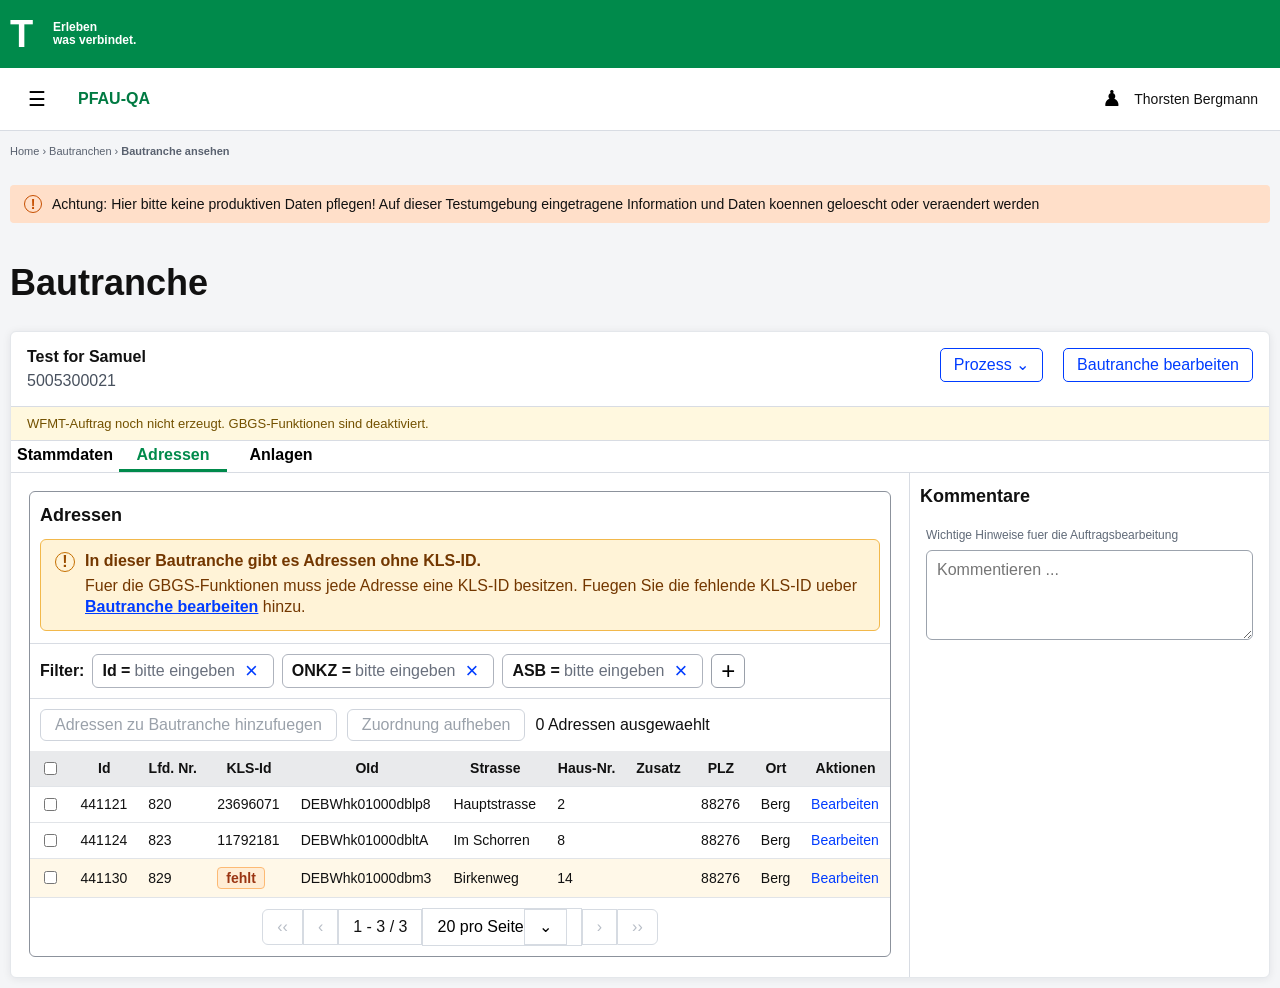
<file: gbgs-mock/index.html>
<!doctype html>
<html lang="de">
<head>
  <meta charset="utf-8">
  <meta name="viewport" content="width=device-width, initial-scale=1">
  <title>Pfau QA - GBGS-Funktionen Klickdummy</title>
  <link rel="stylesheet" href="styles.css">
</head>
<body>
  <header class="brand-bar">
    <div class="brand-mark">T</div>
    <div class="brand-copy">Erleben<br>was verbindet.</div>
  </header>

  <nav class="app-bar" aria-label="App Navigation">
    <button class="menu-button" type="button" aria-label="Menue">☰</button>
    <strong>PFAU-QA</strong>
    <div class="user-box" aria-label="Angemeldeter Nutzer">
      <span class="user-icon" aria-hidden="true">♟</span>
      <span>Thorsten Bergmann</span>
    </div>
  </nav>

  <main class="page-shell">
    <div class="breadcrumb">Home › Bautranchen › <strong>Bautranche ansehen</strong></div>

    <div class="env-warning" role="status">
      <span aria-hidden="true">!</span>
      Achtung: Hier bitte keine produktiven Daten pflegen! Auf dieser Testumgebung eingetragene Information und Daten koennen geloescht oder veraendert werden
    </div>

    <h1>Bautranche</h1>

    <section class="tranche-card">
      <header class="tranche-header">
        <div>
          <strong>Test for Samuel</strong>
          <p>5005300021</p>
        </div>
        <div class="process-actions">
          <div class="process-menu-wrap">
            <button class="process-button" type="button" data-process-toggle>
              Prozess <span aria-hidden="true">⌄</span>
            </button>
            <div class="process-menu" hidden data-process-menu>
              <button type="button" data-create-wfmt>WFMT-Auftrag erzeugen</button>
              <button class="disabled" type="button" data-open-gbgs disabled title="GBGS-Funktionen sind erst verfuegbar, nachdem der WFMT-Auftrag erzeugt wurde.">GBGS-Funktionen</button>
            </div>
          </div>
          <button class="edit-tranche-button" type="button" data-edit-tranche>Bautranche bearbeiten</button>
        </div>
      </header>

      <div class="wfmt-status" data-wfmt-status>
        WFMT-Auftrag noch nicht erzeugt. GBGS-Funktionen sind deaktiviert.
      </div>

      <nav class="tabs" aria-label="Bautranchenbereiche">
        <button type="button">Stammdaten</button>
        <button class="active" type="button">Adressen</button>
        <button type="button">Anlagen</button>
      </nav>

      <section class="content-grid">
        <section class="address-panel" aria-label="Adressen">
          <h2>Adressen</h2>
          <div class="kls-warning" role="alert">
            <span aria-hidden="true">!</span>
            <div>
              <strong>In dieser Bautranche gibt es Adressen ohne KLS-ID.</strong>
              <p>Fuer die GBGS-Funktionen muss jede Adresse eine KLS-ID besitzen. Fuegen Sie die fehlende KLS-ID ueber <button type="button" data-edit-tranche>Bautranche bearbeiten</button> hinzu.</p>
            </div>
          </div>
          <div class="filter-row">
            <strong>Filter:</strong>
            <span class="filter-chip"><b>Id =</b> bitte eingeben <button type="button" aria-label="Filter Id entfernen">×</button></span>
            <span class="filter-chip"><b>ONKZ =</b> bitte eingeben <button type="button" aria-label="Filter ONKZ entfernen">×</button></span>
            <span class="filter-chip"><b>ASB =</b> bitte eingeben <button type="button" aria-label="Filter ASB entfernen">×</button></span>
            <button class="icon-button" type="button" aria-label="Filter hinzufuegen">+</button>
          </div>

          <div class="table-toolbar">
            <button type="button" disabled>Adressen zu Bautranche hinzufuegen</button>
            <button type="button" disabled>Zuordnung aufheben</button>
            <span>0 Adressen ausgewaehlt</span>
          </div>

          <div class="table-scroll">
            <table class="address-table">
              <thead>
                <tr>
                  <th><input type="checkbox" aria-label="Alle Adressen auswaehlen"></th>
                  <th>Id</th>
                  <th>Lfd. Nr.</th>
                  <th>KLS-Id</th>
                  <th>OId</th>
                  <th>Strasse</th>
                  <th>Haus-Nr.</th>
                  <th>Zusatz</th>
                  <th>PLZ</th>
                  <th>Ort</th>
                  <th>Aktionen</th>
                </tr>
              </thead>
              <tbody>
                <tr>
                  <td><input type="checkbox" aria-label="Adresse 441121 auswaehlen"></td>
                  <td>441121</td>
                  <td>820</td>
                  <td>23696071</td>
                  <td>DEBWhk01000dblp8</td>
                  <td>Hauptstrasse</td>
                  <td>2</td>
                  <td></td>
                  <td>88276</td>
                  <td>Berg</td>
                  <td><a href="#">Bearbeiten</a></td>
                </tr>
                <tr>
                  <td><input type="checkbox" aria-label="Adresse 441124 auswaehlen"></td>
                  <td>441124</td>
                  <td>823</td>
                  <td>11792181</td>
                  <td>DEBWhk01000dbltA</td>
                  <td>Im Schorren</td>
                  <td>8</td>
                  <td></td>
                  <td>88276</td>
                  <td>Berg</td>
                  <td><a href="#">Bearbeiten</a></td>
                </tr>
                <tr class="missing-kls-row">
                  <td><input type="checkbox" aria-label="Adresse 441130 auswaehlen"></td>
                  <td>441130</td>
                  <td>829</td>
                  <td><span class="missing-kls">fehlt</span></td>
                  <td>DEBWhk01000dbm3</td>
                  <td>Birkenweg</td>
                  <td>14</td>
                  <td></td>
                  <td>88276</td>
                  <td>Berg</td>
                  <td><a href="#">Bearbeiten</a></td>
                </tr>
              </tbody>
            </table>
          </div>

          <footer class="pager" aria-label="Seitennavigation">
            <button type="button" disabled>‹‹</button>
            <button type="button" disabled>‹</button>
            <span>1 - 3 / 3</span>
            <button type="button">20 pro Seite <span aria-hidden="true">⌄</span></button>
            <button type="button" disabled>›</button>
            <button type="button" disabled>››</button>
          </footer>
        </section>

        <aside class="comments">
          <h2>Kommentare</h2>
          <label for="comment">Wichtige Hinweise fuer die Auftragsbearbeitung</label>
          <textarea id="comment" placeholder="Kommentieren ..."></textarea>
        </aside>
      </section>
    </section>
  </main>

  <div class="modal-backdrop" hidden data-choice-backdrop>
    <section class="modal choice-modal" role="dialog" aria-modal="true" aria-labelledby="choice-title">
      <div class="modal-head">
        <div>
          <p class="modal-kicker">GBGS-Funktionen</p>
          <h2 id="choice-title">Funktion auswaehlen</h2>
        </div>
        <button class="close-button" type="button" aria-label="Dialog schliessen" data-close-choice>×</button>
      </div>
      <div class="choice-grid">
        <button class="choice-tile" type="button" data-start-area>
          <strong>Gebietsdaten fuer Adressabgleich erfassen</strong>
          <span>Reduzierte Gebietsdaten erfassen und Gebiets-ID je Ausbautreiber validieren.</span>
        </button>
        <button class="choice-tile" type="button" data-start-kls>
          <strong>KLS-BT-Liste fuer PST vorschlagen</strong>
          <span>KLS aus der aktuellen Bautranche als Vorschlagsliste fuer PST bereitstellen.</span>
        </button>
        <button class="choice-tile" type="button" data-start-delta>
          <strong>KLS-Abgleich mit GBGS pruefen</strong>
          <span>BT-KLS als Master gegen GBGS-KLS vergleichen und Deltas bearbeiten.</span>
        </button>
      </div>
    </section>
  </div>

  <div class="modal-backdrop" hidden data-area-backdrop>
    <section class="modal area-modal" role="dialog" aria-modal="true" aria-labelledby="area-title">
      <div class="modal-head">
        <div>
          <p class="modal-kicker">Adressabgleich Pfau GBGS</p>
          <h2 id="area-title">Gebietsdaten erfassen</h2>
        </div>
        <button class="close-button" type="button" aria-label="Dialog schliessen" data-close-area>×</button>
      </div>
      <form class="wizard-form" data-area-form>
        <div class="form-grid">
          <label>Ausbautreiber / Gebietstyp
            <select name="areaType" data-area-type required>
              <option value="bemo" selected>Betreibermodell</option>
              <option value="dl">Deckungsluecke</option>
              <option value="gfp">GlasfaserPlus</option>
            </select>
          </label>
          <label>Gebiets-ID
            <input name="areaId" data-area-id value="BEMO_1312200021" required>
          </label>
          <label>Beginn Vorvermarktung
            <input name="vvmStart" type="date" required>
          </label>
          <label>Ende Vorvermarktung
            <input name="vvmEnd" type="date" required>
          </label>
          <label>Beginn Ausbau
            <input name="buildStart" type="date" required>
          </label>
          <label>Ende Ausbau
            <input name="buildEnd" type="date" required>
          </label>
        </div>

        <div class="id-explainer" data-rule-box>
          <strong data-rule-title>Gebiets-ID-Regel Betreibermodell</strong>
          <p data-rule-text>Format: BEMO_&lt;10-stellige Vertragsnummer&gt;, zum Beispiel BEMO_1312200021.</p>
          <div class="id-format" data-bemo-format>
            <span>BEMO_</span><span class="contract-part">13122</span><span class="section-part">0002</span><span class="tech-part">1</span>
          </div>
          <div class="id-legend" data-bemo-legend>
            <span><i class="contract-swatch"></i>Vertrag bzw. Untervertrag</span>
            <span><i class="section-swatch"></i>Fortlaufende Nummer Bauabschnitt/Ausbaugebiet/Bautranche</span>
            <span><i class="tech-swatch"></i>Beauftragte Technikvariante</span>
          </div>
        </div>

        <p class="validation-message" hidden data-validation-message></p>

        <div class="wizard-footer">
          <button class="secondary" type="button" data-close-area>Abbrechen</button>
          <button class="primary" type="submit">Speichern</button>
        </div>
      </form>
    </section>
  </div>

  <div class="modal-backdrop" hidden data-kls-backdrop>
    <section class="modal kls-modal" role="dialog" aria-modal="true" aria-labelledby="kls-title">
      <div class="modal-head">
        <div>
          <p class="modal-kicker">PST-Vorbereitung</p>
          <h2 id="kls-title">KLS-BT-Liste fuer PST vorschlagen</h2>
        </div>
        <button class="close-button" type="button" aria-label="Dialog schliessen" data-close-kls>×</button>
      </div>
      <div class="kls-intro">
        <label>Bautranche
          <input value="5005300021 - Test for Samuel" readonly>
        </label>
        <label>Exportformat
          <select>
            <option selected>CSV</option>
            <option>XLSX</option>
          </select>
        </label>
      </div>
      <p class="hint">Pfau erzeugt nur den KLS-Anteil aus der Bautranche. Die echte Liste 1 wird anschliessend in PST erzeugt.</p>
      <table class="kls-table">
        <thead>
          <tr>
            <th>KLS-ID</th>
            <th>Bautranche</th>
            <th>Gebiets-ID</th>
            <th>Quelle</th>
          </tr>
        </thead>
        <tbody>
          <tr>
            <td>23696071</td>
            <td>5005300021</td>
            <td data-kls-area-id>BEMO_1312200021</td>
            <td>Pfau</td>
          </tr>
          <tr>
            <td>11792181</td>
            <td>5005300021</td>
            <td data-kls-area-id>BEMO_1312200021</td>
            <td>Pfau</td>
          </tr>
        </tbody>
      </table>
      <div class="wizard-footer">
        <button class="secondary" type="button" data-close-kls>Abbrechen</button>
        <button class="primary" type="button" data-kls-export>KLS-BT-Liste exportieren</button>
      </div>
    </section>
  </div>

  <div class="modal-backdrop" hidden data-delta-backdrop>
    <section class="modal delta-modal" role="dialog" aria-modal="true" aria-labelledby="delta-title">
      <div class="modal-head">
        <div>
          <p class="modal-kicker">Adressabgleich Pfau GBGS</p>
          <h2 id="delta-title">KLS-Abgleich mit GBGS pruefen</h2>
        </div>
        <button class="close-button" type="button" aria-label="Dialog schliessen" data-close-delta>Ã—</button>
      </div>

      <div class="delta-body">
        <div class="delta-summary">
          <div>
            <strong>Master Bautranche</strong>
            <span>3 KLS</span>
          </div>
          <div>
            <strong>Slave GBGS</strong>
            <span>3 KLS</span>
          </div>
          <div class="delta-critical">
            <strong>Blockierende Deltas</strong>
            <span data-blocking-count>2</span>
          </div>
          <div>
            <strong>Nicht zugeordnet</strong>
            <span>2 Vertrags-KLS</span>
          </div>
        </div>

        <div class="completion-banner" data-completion-banner>
          Bautranche noch nicht abschlussfaehig: offene Deltas, nicht zugeordnete Vertrags-KLS und eine Adresse ohne KLS-ID muessen geklaert werden.
        </div>

        <div class="delta-actions">
          <button class="secondary" type="button" data-run-reconcile>GBGS-Abgleich erneut starten</button>
          <span data-last-run>Letzter Abgleich: 19.06.2026, 08:15 Uhr</span>
        </div>

        <h3>Aktuelle Deltas</h3>
        <div class="table-scroll">
          <table class="delta-table">
            <thead>
              <tr>
                <th>Delta</th>
                <th>KLS-ID</th>
                <th>Abweichung</th>
                <th>Kategorie</th>
                <th>Owner</th>
                <th>Status</th>
                <th>Loesungsvorschlag</th>
                <th>Aktion</th>
              </tr>
            </thead>
            <tbody>
              <tr data-delta-row>
                <td>DELTA-001</td>
                <td>44113099</td>
                <td>BT-KLS fehlt in GBGS</td>
                <td>BT_FEHLT_IN_GBGS</td>
                <td>GBGS-Fachbearbeitung</td>
                <td><span class="status-pill status-open" data-delta-status>Offen</span></td>
                <td>KLS im GBGS-Gebiet ergaenzen oder begruendet ausschliessen.</td>
                <td><button class="table-action" type="button" data-resolve-delta>Loesen</button></td>
              </tr>
              <tr>
                <td>DELTA-002</td>
                <td>23696099</td>
                <td>GBGS enthaelt neue KLS</td>
                <td>GBGS_NEUE_KLS</td>
                <td>GBGS-Fachbearbeitung</td>
                <td><span class="status-pill status-progress">In Klaerung</span></td>
                <td>Herkunft pruefen; falls falsch, KLS aus GBGS entfernen.</td>
                <td><button class="table-action" type="button">Bearbeiten</button></td>
              </tr>
              <tr>
                <td>DELTA-003</td>
                <td>11792181</td>
                <td>Metadaten weichen ab</td>
                <td>METADATEN_ABWEICHEND</td>
                <td>Datenqualitaet</td>
                <td><span class="status-pill status-accepted">Akzeptiert</span></td>
                <td>Abweichung dokumentiert und fachlich freigegeben.</td>
                <td><button class="table-action" type="button">Details</button></td>
              </tr>
            </tbody>
          </table>
        </div>

        <h3>Nicht zugeordnete Vertrags-KLS</h3>
        <div class="table-scroll">
          <table class="delta-table">
            <thead>
              <tr>
                <th>KLS-ID</th>
                <th>Vertrag</th>
                <th>Adresshinweis</th>
                <th>Grund</th>
                <th>Empfohlene Aktion</th>
              </tr>
            </thead>
            <tbody>
              <tr>
                <td>99110001</td>
                <td>13122</td>
                <td>Berg, Ahornweg</td>
                <td>Noch keiner Bautranche zugeordnet</td>
                <td>Bautranchierung pruefen und KLS einer Bautranche zuordnen.</td>
              </tr>
              <tr>
                <td>99110002</td>
                <td>13122</td>
                <td>Berg, Finkenstrasse</td>
                <td>Keine GBGS-Referenz vorhanden</td>
                <td>Vertrags-/KLS-Stammdaten pruefen.</td>
              </tr>
            </tbody>
          </table>
        </div>

        <div class="resolution-panel">
          <strong>Aufloesungsworkflow fuer DELTA-001</strong>
          <p>Fachlicher Grund: Die Bautranche ist Master und enthaelt die KLS 44113099. GBGS enthaelt diese KLS noch nicht.</p>
          <p>Vorschlag: GBGS-Gebiet korrigieren, erneuten Abgleich starten und Delta danach final schliessen.</p>
        </div>
      </div>

      <div class="wizard-footer">
        <button class="secondary" type="button" data-close-delta>Schliessen</button>
        <button class="primary" type="button" disabled data-complete-tranche>Bautranche abschliessen</button>
      </div>
    </section>
  </div>

  <div class="toast" hidden data-toast></div>

  <script src="app.js"></script>
</body>
</html>
</file>
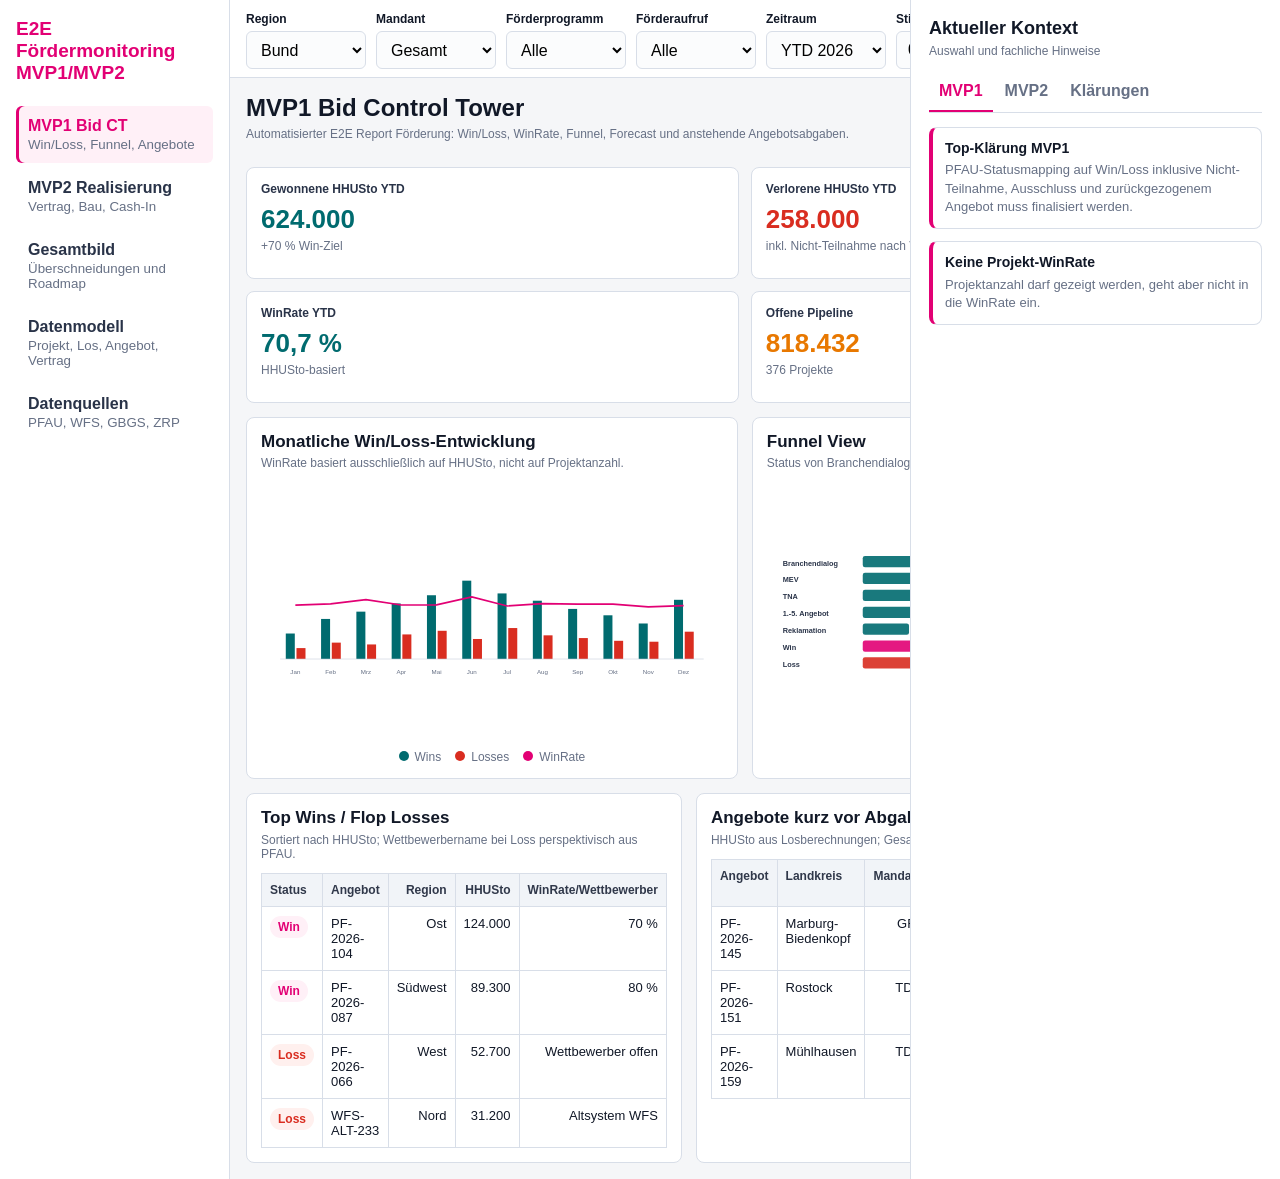
<file: foerdermonitoring-mvp/clickdummy/index.html>
<!doctype html>
<html lang="de">
<head>
  <meta charset="utf-8">
  <meta name="viewport" content="width=device-width, initial-scale=1">
  <title>E2E Fördermonitoring MVP1/MVP2</title>
  <style>
    :root {
      --bg: #f5f6f8;
      --surface: #ffffff;
      --line: #d8dee8;
      --text: #111827;
      --muted: #667085;
      --magenta: #e20074;
      --teal: #006b6f;
      --amber: #f59e0b;
      --red: #d92d20;
      --green: #14804a;
      --soft-magenta: #fff0f7;
      --soft-teal: #e7f5f5;
      --soft-amber: #fff7e6;
      --radius: 8px;
      font-family: Inter, "Segoe UI", Arial, sans-serif;
    }
    * { box-sizing: border-box; }
    body { margin: 0; background: var(--bg); color: var(--text); min-width: 1180px; }
    button, select, input { font: inherit; }
    .app { display: grid; grid-template-columns: 230px 1fr 370px; min-height: 100vh; }
    .side { background: var(--surface); border-right: 1px solid var(--line); padding: 18px 16px; }
    .brand { color: var(--magenta); font-weight: 850; font-size: 19px; line-height: 1.15; margin-bottom: 22px; }
    .nav { display: grid; gap: 5px; }
    .nav button { border: 0; background: transparent; text-align: left; padding: 11px 12px; border-radius: 6px; cursor: pointer; color: #293348; font-weight: 650; }
    .nav button.active { color: var(--magenta); background: var(--soft-magenta); box-shadow: inset 3px 0 0 var(--magenta); }
    .nav small { display: block; color: var(--muted); font-weight: 500; margin-top: 2px; }
    .main { min-width: 0; }
    .topbar { height: 78px; background: var(--surface); border-bottom: 1px solid var(--line); display: grid; grid-template-columns: repeat(6, minmax(120px, 1fr)); gap: 10px; align-items: center; padding: 12px 16px; }
    label { display: block; font-size: 12px; font-weight: 800; margin-bottom: 5px; }
    select, input { width: 100%; border: 1px solid var(--line); border-radius: 6px; min-height: 38px; padding: 8px 10px; background: #fbfcfd; }
    .content { padding: 16px; display: grid; gap: 14px; }
    .screen { display: none; gap: 14px; }
    .screen.active { display: grid; }
    .hero { display: grid; grid-template-columns: 1.3fr .9fr; gap: 14px; }
    .panel, .kpi, .note { background: var(--surface); border: 1px solid var(--line); border-radius: var(--radius); }
    .panel { padding: 14px; }
    .panel-head { display: flex; justify-content: space-between; align-items: flex-start; gap: 12px; margin-bottom: 12px; }
    h1, h2, h3 { margin: 0; line-height: 1.2; }
    h1 { font-size: 24px; }
    h2 { font-size: 17px; }
    h3 { font-size: 14px; }
    .sub { color: var(--muted); font-size: 12px; margin-top: 4px; }
    .switch { display: inline-flex; border: 1px solid var(--line); border-radius: 7px; overflow: hidden; background: #fff; }
    .switch button { border: 0; background: #fff; padding: 8px 12px; font-weight: 800; cursor: pointer; }
    .switch button.active { background: var(--magenta); color: #fff; }
    .kpis { display: grid; grid-template-columns: repeat(2, minmax(0, 1fr)); gap: 12px; }
    .kpi { padding: 14px; min-height: 112px; }
    .kpi-title { font-size: 12px; font-weight: 850; color: #293348; }
    .kpi-value { font-size: 26px; font-weight: 850; margin: 10px 0 6px; line-height: 1.05; }
    .kpi-foot { color: var(--muted); font-size: 12px; }
    .good { color: var(--teal); }
    .warn { color: #e87800; }
    .bad { color: var(--red); }
    .grid2 { display: grid; grid-template-columns: 1fr 1fr; gap: 14px; }
    .grid3 { display: grid; grid-template-columns: repeat(3, minmax(0, 1fr)); gap: 12px; }
    .chart { height: 260px; }
    .chart svg { width: 100%; height: 100%; display: block; }
    table { width: 100%; border-collapse: collapse; font-size: 13px; }
    th, td { border: 1px solid var(--line); padding: 9px 8px; text-align: right; vertical-align: top; }
    th { background: #f1f4f8; color: #30384a; font-size: 12px; font-weight: 850; }
    td:first-child, th:first-child, td:nth-child(2), th:nth-child(2) { text-align: left; }
    tbody tr:hover { background: #fff7fb; }
    .table-wrap { overflow-x: auto; }
    .pill { display: inline-flex; align-items: center; padding: 4px 8px; border-radius: 999px; font-size: 12px; font-weight: 850; white-space: nowrap; }
    .pill.m1 { background: var(--soft-magenta); color: var(--magenta); }
    .pill.m2 { background: var(--soft-teal); color: var(--teal); }
    .pill.warn { background: var(--soft-amber); color: #b65f00; }
    .pill.bad { background: #fff0ee; color: var(--red); }
    .note { padding: 12px; border-left: 4px solid var(--magenta); }
    .note p { margin: 5px 0 0; color: var(--muted); font-size: 13px; line-height: 1.4; }
    .detail { background: var(--surface); border-left: 1px solid var(--line); padding: 18px; overflow-y: auto; }
    .detail h2 { font-size: 18px; }
    .tabs { display: flex; gap: 2px; border-bottom: 1px solid var(--line); margin: 14px 0; }
    .tabs button { border: 0; background: transparent; padding: 10px 10px; color: var(--muted); font-weight: 800; cursor: pointer; border-bottom: 2px solid transparent; }
    .tabs button.active { color: var(--magenta); border-bottom-color: var(--magenta); }
    .tab { display: none; }
    .tab.active { display: grid; gap: 12px; }
    .timeline { display: grid; grid-template-columns: repeat(8, 1fr); gap: 8px; }
    .stage { border: 1px solid var(--line); border-radius: 6px; padding: 10px; background: #fbfcfd; min-height: 92px; }
    .stage strong { display: block; font-size: 13px; }
    .stage span { color: var(--muted); font-size: 12px; }
    .legend { display: flex; gap: 14px; justify-content: center; font-size: 12px; color: var(--muted); margin-top: 8px; }
    .dot { width: 10px; height: 10px; border-radius: 50%; display: inline-block; margin-right: 6px; }
    .mobile { display: none; padding: 10px 14px; background: var(--soft-amber); border-bottom: 1px solid #ffd48a; font-size: 13px; }
    @media (max-width: 1180px) {
      body { min-width: 0; }
      .mobile { display: block; }
      .app { display: block; }
      .side, .detail { display: none; }
      .topbar { height: auto; grid-template-columns: 1fr 1fr; }
      .hero, .grid2, .grid3, .kpis { grid-template-columns: 1fr; }
      table { min-width: 760px; }
    }
    @media (min-width: 1760px) {
      .kpis { grid-template-columns: repeat(4, minmax(0, 1fr)); }
    }
  </style>
</head>
<body>
  <div class="mobile">Der Klickdummy ist für Desktop-Steuerung optimiert; Tabellen können auf kleinen Viewports horizontal gescrollt werden.</div>
  <div class="app">
    <aside class="side">
      <div class="brand">E2E Fördermonitoring<br>MVP1/MVP2</div>
      <nav class="nav">
        <button class="active" data-screen="mvp1">MVP1 Bid CT<small>Win/Loss, Funnel, Angebote</small></button>
        <button data-screen="mvp2">MVP2 Realisierung<small>Vertrag, Bau, Cash-In</small></button>
        <button data-screen="combined">Gesamtbild<small>Überschneidungen und Roadmap</small></button>
        <button data-screen="model">Datenmodell<small>Projekt, Los, Angebot, Vertrag</small></button>
        <button data-screen="sources">Datenquellen<small>PFAU, WFS, GBGS, ZRP</small></button>
      </nav>
    </aside>

    <main class="main">
      <div class="topbar">
        <div><label>Region</label><select id="region"><option>Bund</option><option>Nord</option><option>Ost</option><option>West</option><option>Südwest</option><option>Süd</option></select></div>
        <div><label>Mandant</label><select id="tenant"><option>Gesamt</option><option>TDG</option><option>GF+</option></select></div>
        <div><label>Förderprogramm</label><select id="program"><option>Alle</option><option>Bund 2023</option><option>Gigabit-RL</option><option>BFP23</option></select></div>
        <div><label>Förderaufruf</label><select id="call"><option>Alle</option><option>Call 2023</option><option>Call 2024</option><option>Q2 Feld offen</option></select></div>
        <div><label>Zeitraum</label><select id="period"><option>YTD 2026</option><option>2025</option><option>2026</option><option>2027</option></select></div>
        <div><label>Stichtag</label><input type="date" value="2026-06-18"></div>
      </div>

      <section class="content">
        <section class="screen active" id="mvp1">
          <div class="panel-head">
            <div><h1>MVP1 Bid Control Tower</h1><div class="sub">Automatisierter E2E Report Förderung: Win/Loss, WinRate, Funnel, Forecast und anstehende Angebotsabgaben.</div></div>
            <div class="switch"><button class="active" data-metric="hhu">HHUSto</button><button data-metric="capex">CAPEX</button></div>
          </div>
          <div class="kpis" id="mvp1Kpis"></div>
          <div class="grid2">
            <section class="panel">
              <div class="panel-head"><div><h2>Monatliche Win/Loss-Entwicklung</h2><div class="sub">WinRate basiert ausschließlich auf HHUSto, nicht auf Projektanzahl.</div></div></div>
              <div class="chart" id="winLossChart"></div>
              <div class="legend"><span><i class="dot" style="background:var(--teal)"></i>Wins</span><span><i class="dot" style="background:var(--red)"></i>Losses</span><span><i class="dot" style="background:var(--magenta)"></i>WinRate</span></div>
            </section>
            <section class="panel">
              <div class="panel-head"><div><h2>Funnel View</h2><div class="sub">Status von Branchendialog bis Win/Loss, transformiert von Los- auf Projektlogik.</div></div></div>
              <div class="chart" id="funnelChart"></div>
            </section>
          </div>
          <div class="grid2">
            <section class="panel"><div class="panel-head"><div><h2>Top Wins / Flop Losses</h2><div class="sub">Sortiert nach HHUSto; Wettbewerbername bei Loss perspektivisch aus PFAU.</div></div></div><div class="table-wrap"><table id="projectTable"></table></div></section>
            <section class="panel"><div class="panel-head"><div><h2>Angebote kurz vor Abgabe</h2><div class="sub">HHUSto aus Losberechnungen; Gesamtlose dürfen nicht doppelt gezählt werden.</div></div></div><div class="table-wrap"><table id="offerTable"></table></div></section>
          </div>
        </section>

        <section class="screen" id="mvp2">
          <div class="panel-head">
            <div><h1>MVP2 Realisierungsmonitoring</h1><div class="sub">Vertrag, Los, Bautranche, PFau-vs-GBGS-Abgleich, Rollout, Cash-In und Fördermittelabruf.</div></div>
            <div class="switch"><button class="active" data-rollout="hc">HC</button><button data-rollout="bp">BP</button><button data-rollout="hp">HP</button></div>
          </div>
          <div class="kpis" id="mvp2Kpis"></div>
          <div class="grid2">
            <section class="panel"><div class="panel-head"><div><h2>Rollout Soll/Ist</h2><div class="sub">Plan- und Ist-Monatsscheiben aus PFau/GBGS.</div></div></div><div class="chart" id="rolloutChart"></div></section>
            <section class="panel"><div class="panel-head"><div><h2>Cash-In Forecast</h2><div class="sub">Getrennt nach GFPlus/JV und Deckungslückenmodell, plus Gesamtsicht.</div></div></div><div class="chart" id="cashChart"></div></section>
          </div>
          <div class="grid2">
            <section class="panel"><div class="panel-head"><div><h2>PFau-vs-GBGS Abgleich</h2><div class="sub">Nur gebaute und zuordenbare Adressen sind abrechenbar.</div></div></div><div class="table-wrap"><table id="recoTable"></table></div></section>
            <section class="panel"><div class="panel-head"><div><h2>Fördermittelabruf</h2><div class="sub">ZRP/Bewilligung gegen Abruf und Auszahlung.</div></div></div><div class="table-wrap"><table id="fundingTable"></table></div></section>
          </div>
        </section>

        <section class="screen" id="combined">
          <div><h1>Gemeinsames Zielbild MVP1 + MVP2</h1><div class="sub">Von Bid-Erfolg über Zuschlag bis Realisierung, Cash-In und Fördermittelabruf.</div></div>
          <section class="panel">
            <div class="timeline">
              <div class="stage"><strong>Branchendialog</strong><span>MVP1 Pipeline Start</span></div>
              <div class="stage"><strong>MEV / TNA</strong><span>Teilnahme und Qualifikation</span></div>
              <div class="stage"><strong>Angebote</strong><span>Iteration, Win-Chance, HHUSto</span></div>
              <div class="stage"><strong>Zuschlag</strong><span>Win/Loss, Entscheidungsdatum</span></div>
              <div class="stage"><strong>Vertrag</strong><span>MVP2 Vertrag/Los</span></div>
              <div class="stage"><strong>Bautranche</strong><span>Planung und GBGS-Abgleich</span></div>
              <div class="stage"><strong>Abrechnung</strong><span>Cash-In Forecast</span></div>
              <div class="stage"><strong>Fördermittel</strong><span>ZRP, Abruf, Auszahlung</span></div>
            </div>
          </section>
          <section class="panel"><div class="panel-head"><div><h2>Überschneidungen und Abgrenzungen</h2><div class="sub">Explizit auszuweisen im Solutiondesign.</div></div></div><div class="table-wrap"><table id="overlapTable"></table></div></section>
        </section>

        <section class="screen" id="model">
          <div><h1>Datenmodell und fachliche Regeln</h1><div class="sub">Angebot und Los sind entkoppelt; Zuschläge können auf Los-, Bündel- oder Projektebene entstehen.</div></div>
          <div class="grid3">
            <div class="note"><h3>Angebot-Los n:m</h3><p>Gesamtlose, Einzellose und vordefinierte Loskombinationen dürfen nicht zu HHUSto-Doppelzählungen führen.</p></div>
            <div class="note"><h3>WinRate-Regel</h3><p>WinRate wird HHUSto-basiert berechnet. Projektanzahl ist nur Hinweisgröße.</p></div>
            <div class="note"><h3>Entscheidungsdatum</h3><p>Frühestes belastbares Win/Loss-Datum bleibt stabil und wird nicht durch spätere Zuschläge überschrieben.</p></div>
          </div>
          <section class="panel"><div class="panel-head"><div><h2>Kernentitäten</h2></div></div><div class="table-wrap"><table id="modelTable"></table></div></section>
        </section>

        <section class="screen" id="sources">
          <div><h1>Datenquellen und Schnittstellenstatus</h1><div class="sub">MVP1 und MVP2 nutzen teilweise dieselben Quellen, aber unterschiedliche Objekte.</div></div>
          <section class="panel"><div class="table-wrap"><table id="sourceTable"></table></div></section>
        </section>
      </section>
    </main>

    <aside class="detail">
      <h2>Aktueller Kontext</h2>
      <div class="sub">Auswahl und fachliche Hinweise</div>
      <div class="tabs"><button class="active" data-tab="detail1">MVP1</button><button data-tab="detail2">MVP2</button><button data-tab="detail3">Klärungen</button></div>
      <div class="tab active" id="detail1">
        <div class="note"><h3>Top-Klärung MVP1</h3><p>PFAU-Statusmapping auf Win/Loss inklusive Nicht-Teilnahme, Ausschluss und zurückgezogenem Angebot muss finalisiert werden.</p></div>
        <div class="note"><h3>Keine Projekt-WinRate</h3><p>Projektanzahl darf gezeigt werden, geht aber nicht in die WinRate ein.</p></div>
      </div>
      <div class="tab" id="detail2">
        <div class="note"><h3>Top-Klärung MVP2</h3><p>PFau-vs-GBGS-Schlüssel für Vertrag, Los, Bautranche und Adresse müssen verbindlich sein.</p></div>
        <div class="note"><h3>Cash-In</h3><p>MVP1 zeigt Managementindikator; MVP2 liefert den detaillierten Forecast nach Abrechnungskreis.</p></div>
      </div>
      <div class="tab" id="detail3">
        <div class="table-wrap"><table id="issueTable"></table></div>
      </div>
    </aside>
  </div>

  <script>
    const fmt = new Intl.NumberFormat("de-DE");
    const money = v => `${v.toLocaleString("de-DE", { maximumFractionDigits: 1 })} Mio. €`;
    const kpis1 = [
      ["Gewonnene HHUSto YTD", "624.000", "+70 % Win-Ziel", "good"],
      ["Verlorene HHUSto YTD", "258.000", "inkl. Nicht-Teilnahme nach Vergabe", "bad"],
      ["WinRate YTD", "70,7 %", "HHUSto-basiert", "good"],
      ["Offene Pipeline", "818.432", "376 Projekte", "warn"]
    ];
    const kpis2 = [
      ["Abrechenbare Adressen", "745.000", "+18.732 vs. Vormonat", "good"],
      ["Gebaut HC", "242.566", "GBGS Ist", "good"],
      ["Cash-In Forecast", "312,4 Mio. €", "GFPlus + Deckungslücke", "good"],
      ["Offene Differenz", "-44,0 Mio. €", "PFau vs. GBGS", "warn"]
    ];
    const months = ["Jan", "Feb", "Mrz", "Apr", "Mai", "Jun", "Jul", "Aug", "Sep", "Okt", "Nov", "Dez"];
    const wins = [28, 44, 52, 61, 70, 86, 72, 64, 55, 48, 39, 65];
    const losses = [12, 18, 16, 27, 31, 22, 34, 26, 23, 20, 19, 30];
    const funnel = [["Branchendialog", 92], ["MEV", 76], ["TNA", 58], ["1.-5. Angebot", 44], ["Reklamation", 18], ["Win", 26], ["Loss", 21]];
    const rollout = [12, 24, 36, 48, 55, 63, 69, 75, 84, 91, 98, 108];
    const rolloutPlan = [18, 30, 42, 52, 61, 70, 78, 86, 94, 103, 112, 121];
    const cash = [["GFPlus/JV", 58, 72, 81], ["Deckungslücke", 34, 43, 47], ["Gesamt", 92, 115, 128]];

    function renderKpis(id, data) {
      document.getElementById(id).innerHTML = data.map(k => `<article class="kpi"><div class="kpi-title">${k[0]}</div><div class="kpi-value ${k[3]}">${k[1]}</div><div class="kpi-foot">${k[2]}</div></article>`).join("");
    }
    function table(id, headers, rows) {
      document.getElementById(id).innerHTML = `<thead><tr>${headers.map(h=>`<th>${h}</th>`).join("")}</tr></thead><tbody>${rows.map(r=>`<tr>${r.map(c=>`<td>${c}</td>`).join("")}</tr>`).join("")}</tbody>`;
    }
    function bars(id, labels, a, b, colors = ["#006b6f", "#d92d20"]) {
      const max = Math.max(...a, ...(b || [0])) * 1.15, w = 820, h = 235, pad = 34, inner = w - pad * 2;
      const step = inner / labels.length;
      let svg = `<svg viewBox="0 0 ${w} ${h}">`;
      for (let i = 0; i < labels.length; i++) {
        const x = pad + i * step + 10, ah = a[i] / max * 160;
        svg += `<rect x="${x}" y="${h-pad-ah}" width="16" height="${ah}" fill="${colors[0]}"/>`;
        if (b) { const bh = b[i] / max * 160; svg += `<rect x="${x+19}" y="${h-pad-bh}" width="16" height="${bh}" fill="${colors[1]}"/>`; }
        svg += `<text x="${x+17}" y="${h-8}" text-anchor="middle" font-size="11" fill="#667085">${labels[i]}</text>`;
      }
      if (id === "winLossChart") {
        const points = a.map((v,i)=>`${pad+i*step+27},${h-pad-(v/(a[i]+b[i]+1))*140}`).join(" ");
        svg += `<polyline points="${points}" fill="none" stroke="#e20074" stroke-width="3"/>`;
      }
      svg += `<line x1="${pad}" x2="${w-pad}" y1="${h-pad}" y2="${h-pad}" stroke="#c7cedb"/></svg>`;
      document.getElementById(id).innerHTML = svg;
    }
    function funnelChart() {
      const max = Math.max(...funnel.map(x=>x[1])), w=820, h=235, pad=28;
      document.getElementById("funnelChart").innerHTML = `<svg viewBox="0 0 ${w} ${h}">${funnel.map((f,i)=>{ const y=18+i*30, bw=420*(f[1]/max); return `<text x="${pad}" y="${y+17}" font-size="13" font-weight="700" fill="#293348">${f[0]}</text><rect x="170" y="${y}" width="${bw}" height="20" rx="4" fill="${i===6?"#d92d20":i===5?"#e20074":"#006b6f"}" opacity=".9"/><text x="${180+bw}" y="${y+15}" font-size="13" font-weight="800" fill="#111827">${f[1]}k</text>`}).join("")}</svg>`;
    }
    function cashChart() {
      const labels = ["2025", "2026", "2027"], a=[cash[0][1],cash[0][2],cash[0][3]], b=[cash[1][1],cash[1][2],cash[1][3]];
      bars("cashChart", labels, a, b, ["#e20074", "#006b6f"]);
    }
    function init() {
      renderKpis("mvp1Kpis", kpis1); renderKpis("mvp2Kpis", kpis2);
      bars("winLossChart", months, wins, losses); funnelChart(); bars("rolloutChart", months, rollout, rolloutPlan, ["#006b6f", "#e20074"]); cashChart();
      table("projectTable", ["Status","Angebot","Region","HHUSto","WinRate/Wettbewerber"], [
        ["<span class='pill m1'>Win</span>","PF-2026-104","Ost","124.000","70 %"],
        ["<span class='pill m1'>Win</span>","PF-2026-087","Südwest","89.300","80 %"],
        ["<span class='pill bad'>Loss</span>","PF-2026-066","West","52.700","Wettbewerber offen"],
        ["<span class='pill bad'>Loss</span>","WFS-ALT-233","Nord","31.200","Altsystem WFS"]
      ]);
      table("offerTable", ["Angebot","Landkreis","Mandant","Win-Chance","HHUSto","Abgabe","Iteration"], [
        ["PF-2026-145","Marburg-Biedenkopf","GF+","72 %","38.000","24.06.2026","2. Angebot"],
        ["PF-2026-151","Rostock","TDG","61 %","21.400","28.06.2026","Finalangebot"],
        ["PF-2026-159","Mühlhausen","TDG","54 %","18.900","04.07.2026","1. Angebot"]
      ]);
      table("recoTable", ["Los","Bautranche","HC Soll","HC gebaut","abrechenbar","Differenz"], [
        ["LOS-01","Nord","52.000","43.210","41.800","-10.200"],
        ["LOS-02","Nord-Ost","38.000","28.912","27.300","-10.700"],
        ["LOS-03","Mitte","65.000","55.984","54.600","-10.400"]
      ]);
      table("fundingTable", ["Jahr","Bund","Land","Kommunal","offen"], [
        ["2025", money(2.95), money(1.0), money(.29), money(.8)],
        ["2026", money(5.9), money(2.5), money(.59), money(2.1)],
        ["2027", money(10.81), money(4.36), money(1.08), money(4.7)]
      ]);
      table("overlapTable", ["Thema","MVP1","MVP2","Abgrenzung"], [
        ["PFAU","Angebot, Status, Win/Loss","Vertrag, Bautranche, Abrechnung","gleiche Quelle, unterschiedliche Objekte"],
        ["Los","wettbewerbliche Einheit","vertragliches/Bau-Objekt","durchgängige Dimension"],
        ["HHUSto/Adressen","WinRate und Infrashare","Soll/Ist/Abrechenbarkeit","Mengen semantisch trennen"],
        ["Cash-In","Managementindikator","Forecast-Datenquader","MVP2 liefert Detailbasis"],
        ["Projektanzahl","Hinweisgröße","Steuerungsobjekt","nicht für WinRate verwenden"]
      ]);
      table("modelTable", ["Entität","MVP","Schlüssel","Regel"], [
        ["Förderprojekt","1/2","Angebotsnummer","Klammer von Bid bis Vertrag"],
        ["Angebot","1","Angebotsnummer + Iteration","versioniert, kann mehrere Lose umfassen"],
        ["Loskombination","1","Kombination-ID","n:m zu Losen, verhindert Doppelzählung"],
        ["Zuschlag","1","Statusereignis","Win/Loss mit stabilem Entscheidungsdatum"],
        ["Vertrag","2","PFau/WFS-ID","Folge eines gewonnenen Zuschlags"],
        ["Bautranche","2","Bautranchen-ID","Plan- und Bauabgleich mit GBGS"]
      ]);
      table("sourceTable", ["Quelle","MVP","Objekte","Frequenz","Status"], [
        ["PFAU","1/2","Angebot, Losberechnung, Status, Vertrag, Abrechnung","wöchentlich/monatlich","<span class='pill warn'>Mapping offen</span>"],
        ["WFS","1","Altfälle Win/Loss","monatlich","<span class='pill warn'>Übergang</span>"],
        ["BidDatabase/ANKE","1","heutiger manueller Report","Ablösung","<span class='pill m1'>Referenz</span>"],
        ["GBGS","2","Bau-Ist, Meilensteine, HP/BP/HC","wöchentlich","<span class='pill m2'>angebunden</span>"],
        ["ZRP/Bewilligung","2","Fördermittelplan und Abruf","monatlich","<span class='pill m2'>geplant</span>"]
      ]);
      table("issueTable", ["Klärpunkt","MVP","Auswirkung"], [
        ["PFAU-Statusmapping Win/Loss","MVP1","entscheidend für YTD und Historie"],
        ["Förderaufruf und Wettbewerbername in PFAU","MVP1","Filter und Competitive Intelligence"],
        ["Workflow V2 Gesamtlos vs. Einzellose","MVP1","verhindert HHUSto-Doppelzählung"],
        ["PFau-vs-GBGS Schlüssel","MVP2","Basis für Abrechenbarkeit"],
        ["Cash-In Formel je Abrechnungskreis","MVP2","Management- und Fördermittelsteuerung"]
      ]);
    }
    document.querySelectorAll(".nav button").forEach(btn => btn.addEventListener("click", () => {
      document.querySelectorAll(".nav button").forEach(b => b.classList.remove("active"));
      document.querySelectorAll(".screen").forEach(s => s.classList.remove("active"));
      btn.classList.add("active");
      document.getElementById(btn.dataset.screen).classList.add("active");
    }));
    document.querySelectorAll(".tabs button").forEach(btn => btn.addEventListener("click", () => {
      document.querySelectorAll(".tabs button").forEach(b => b.classList.remove("active"));
      document.querySelectorAll(".tab").forEach(t => t.classList.remove("active"));
      btn.classList.add("active");
      document.getElementById(btn.dataset.tab).classList.add("active");
    }));
    document.querySelectorAll(".switch button").forEach(btn => btn.addEventListener("click", () => {
      btn.parentElement.querySelectorAll("button").forEach(b => b.classList.remove("active"));
      btn.classList.add("active");
    }));
    init();
  </script>
</body>
</html>
</file>
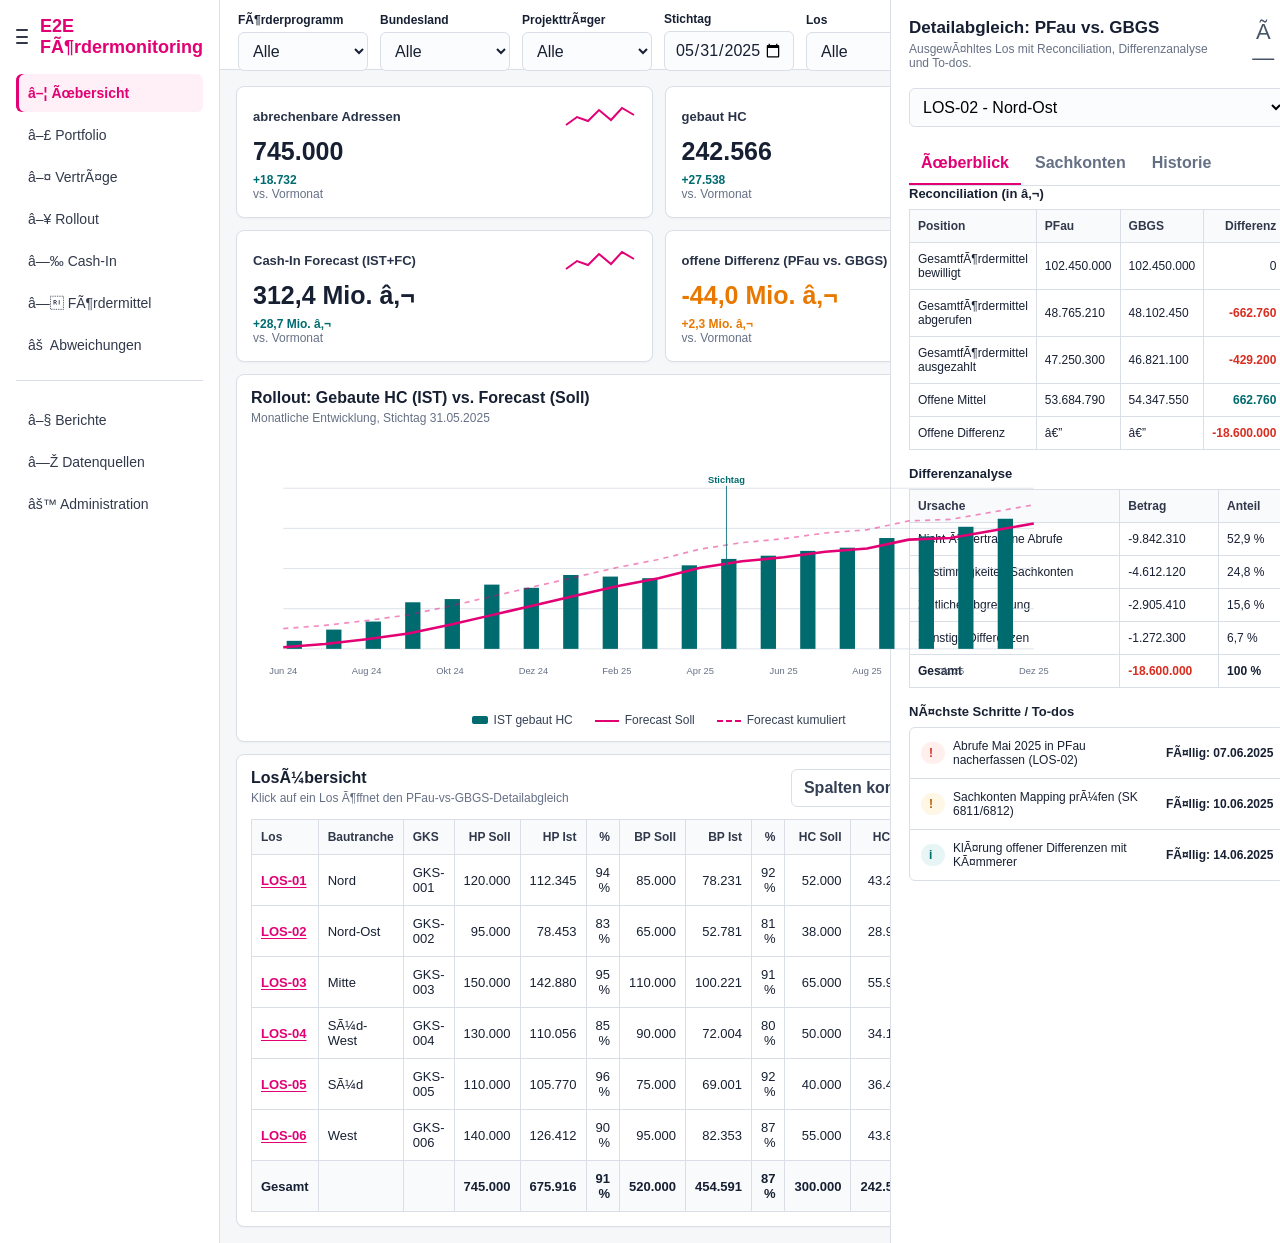
<file: foerdermonitoring-mvp2/clickdummy/index.html>
﻿<!doctype html>
<html lang="de">
<head>
  <meta charset="utf-8">
  <meta name="viewport" content="width=device-width, initial-scale=1">
  <title>E2E FÃ¶rdermonitoring Klickdummy</title>
  <style>
    :root {
      --bg: #f6f7f9;
      --surface: #ffffff;
      --surface-soft: #fbfcfd;
      --line: #d9dee7;
      --line-strong: #c7cedb;
      --text: #172033;
      --muted: #667085;
      --magenta: #e20074;
      --teal: #006b6f;
      --teal-soft: #e7f5f5;
      --amber: #f59e0b;
      --amber-soft: #fff7e6;
      --red: #d92d20;
      --red-soft: #fff0ee;
      --green: #14804a;
      --shadow: 0 12px 34px rgba(23, 32, 51, .08);
      --radius: 8px;
      font-family: Inter, "Segoe UI", Arial, sans-serif;
      color: var(--text);
      background: var(--bg);
    }

    * { box-sizing: border-box; }
    body { margin: 0; min-width: 1120px; }
    button, select, input { font: inherit; }
    .app { display: grid; grid-template-columns: 220px 1fr 390px; min-height: 100vh; }
    .sidebar {
      background: var(--surface);
      border-right: 1px solid var(--line);
      padding: 18px 16px;
      display: flex;
      flex-direction: column;
      gap: 18px;
    }
    .brand { display: flex; align-items: center; gap: 12px; height: 38px; }
    .menu-icon { width: 22px; height: 16px; display: grid; gap: 4px; }
    .menu-icon span { height: 2px; background: #30384a; border-radius: 2px; }
    .brand-title { color: var(--magenta); font-weight: 800; font-size: 18px; }
    .nav { display: grid; gap: 4px; }
    .nav-section { border-top: 1px solid var(--line); padding-top: 16px; margin-top: 12px; }
    .nav button {
      width: 100%;
      border: 0;
      background: transparent;
      text-align: left;
      padding: 11px 12px;
      border-radius: 6px;
      color: #31394b;
      display: flex;
      align-items: center;
      gap: 10px;
      cursor: pointer;
      font-size: 14px;
    }
    .nav button.active { background: #fff0f7; color: var(--magenta); font-weight: 700; box-shadow: inset 3px 0 0 var(--magenta); }
    .nav svg { width: 18px; height: 18px; stroke-width: 1.8; }
    .main { min-width: 0; }
    .topbar {
      height: 70px;
      display: grid;
      grid-template-columns: repeat(5, minmax(130px, 1fr)) auto;
      gap: 12px;
      align-items: center;
      padding: 12px 18px;
      background: var(--surface);
      border-bottom: 1px solid var(--line);
    }
    .filter label { display: block; font-size: 12px; font-weight: 700; margin-bottom: 5px; }
    .filter select, .filter input {
      width: 100%;
      border: 1px solid var(--line);
      border-radius: 6px;
      padding: 9px 10px;
      background: var(--surface-soft);
      color: var(--text);
      min-height: 38px;
    }
    .ghost-button {
      border: 1px solid var(--line);
      background: var(--surface);
      color: #344054;
      border-radius: 6px;
      min-height: 38px;
      padding: 0 12px;
      cursor: pointer;
      font-weight: 650;
    }
    .content { padding: 16px; display: grid; gap: 12px; }
    .screen { display: none; }
    .screen.active { display: grid; gap: 12px; }
    .kpis { display: grid; grid-template-columns: repeat(2, minmax(0, 1fr)); gap: 12px; }
    .panel, .kpi {
      background: var(--surface);
      border: 1px solid var(--line);
      border-radius: var(--radius);
      box-shadow: 0 1px 2px rgba(23,32,51,.04);
    }
    .kpi { padding: 16px; min-height: 112px; display: grid; gap: 8px; }
    .kpi-title { color: #293348; font-size: 13px; font-weight: 750; display: flex; justify-content: space-between; align-items: center; }
    .kpi-value { font-size: 25px; font-weight: 800; letter-spacing: 0; line-height: 1.12; overflow-wrap: normal; }
    .kpi-value.warn { color: #e87800; }
    .delta { font-size: 12px; color: var(--muted); }
    .delta strong { color: var(--teal); }
    .delta.warn strong { color: #e87800; }
    .spark { width: 72px; height: 26px; }
    .panel { padding: 14px; }
    .panel-header { display: flex; justify-content: space-between; align-items: flex-start; gap: 12px; margin-bottom: 12px; }
    .panel-title { font-weight: 800; font-size: 16px; }
    .panel-subtitle { color: var(--muted); font-size: 12px; margin-top: 4px; }
    .segmented { display: inline-flex; border: 1px solid var(--line); border-radius: 6px; overflow: hidden; }
    .segmented button { border: 0; background: var(--surface); padding: 7px 12px; font-weight: 700; cursor: pointer; font-size: 12px; }
    .segmented button.active { background: var(--magenta); color: #fff; }
    .chart-wrap { height: 276px; position: relative; }
    .chart-wrap svg { width: 100%; height: 100%; display: block; }
    .chart-legend { display: flex; gap: 22px; justify-content: center; font-size: 12px; color: #344054; }
    .legend-dot { display: inline-block; width: 16px; height: 8px; margin-right: 6px; border-radius: 2px; background: var(--teal); }
    .legend-line { display: inline-block; width: 24px; height: 2px; margin-right: 6px; vertical-align: middle; background: var(--magenta); }
    .toolbar { display: flex; align-items: center; gap: 8px; }
    table { width: 100%; border-collapse: collapse; font-size: 13px; }
    th, td { border: 1px solid var(--line); padding: 10px 9px; text-align: right; }
    th { background: #f8fafc; font-size: 12px; color: #30384a; font-weight: 800; }
    td:first-child, th:first-child, td:nth-child(2), th:nth-child(2), td:nth-child(3), th:nth-child(3) { text-align: left; }
    tbody tr { cursor: pointer; }
    tbody tr:hover { background: #fff7fb; }
    .link { color: var(--magenta); font-weight: 800; text-decoration: underline; text-underline-offset: 2px; }
    .status { display: inline-flex; align-items: center; gap: 7px; justify-content: flex-end; width: 100%; }
    .dot { width: 10px; height: 10px; border-radius: 50%; display: inline-block; }
    .dot.green { background: var(--teal); }
    .dot.amber { background: var(--amber); }
    .dot.red { background: #e00000; }
    .summary-row td { font-weight: 800; background: #f8fafc; }
    .detail {
      background: var(--surface);
      border-left: 1px solid var(--line);
      min-width: 0;
      padding: 18px;
      display: grid;
      grid-template-rows: auto auto 1fr;
      gap: 16px;
    }
    .detail-top { display: flex; justify-content: space-between; align-items: start; gap: 12px; }
    .detail h2 { margin: 0; font-size: 17px; }
    .detail .muted { color: var(--muted); font-size: 12px; margin-top: 4px; }
    .close-btn { border: 0; background: transparent; cursor: pointer; font-size: 22px; color: #475467; }
    .detail select { width: 100%; border: 1px solid var(--line); border-radius: 6px; padding: 9px; background: var(--surface-soft); }
    .tabs { display: flex; gap: 2px; border-bottom: 1px solid var(--line); }
    .tabs button { border: 0; background: transparent; padding: 11px 12px; cursor: pointer; font-weight: 750; color: var(--muted); border-bottom: 2px solid transparent; }
    .tabs button.active { color: var(--magenta); border-bottom-color: var(--magenta); }
    .tab-pane { display: none; }
    .tab-pane.active { display: grid; gap: 16px; }
    .mini-title { font-weight: 800; font-size: 13px; margin-bottom: 8px; }
    .reco-table th, .reco-table td { font-size: 12px; padding: 9px 8px; }
    .negative { color: var(--red); font-weight: 800; }
    .positive { color: var(--teal); font-weight: 800; }
    .todo { border: 1px solid var(--line); border-radius: 6px; overflow: hidden; }
    .todo-row { display: grid; grid-template-columns: 24px 1fr auto; gap: 8px; padding: 11px; align-items: center; border-bottom: 1px solid var(--line); font-size: 12px; }
    .todo-row:last-child { border-bottom: 0; }
    .pill { display: inline-flex; align-items: center; border-radius: 999px; padding: 4px 8px; font-size: 12px; font-weight: 800; }
    .pill.red { background: var(--red-soft); color: var(--red); }
    .pill.amber { background: var(--amber-soft); color: #b65f00; }
    .pill.green { background: var(--teal-soft); color: var(--teal); }
    .cards { display: grid; grid-template-columns: repeat(3, minmax(0, 1fr)); gap: 12px; }
    .info-card { background: var(--surface); border: 1px solid var(--line); border-radius: var(--radius); padding: 14px; display: grid; gap: 8px; }
    .info-card h3 { margin: 0; font-size: 15px; }
    .info-card p { margin: 0; color: var(--muted); font-size: 13px; line-height: 1.45; }
    .workflow { display: grid; grid-template-columns: repeat(5, 1fr); gap: 10px; }
    .step { background: var(--surface); border: 1px solid var(--line); border-radius: var(--radius); padding: 12px; min-height: 110px; }
    .step strong { display: block; margin-bottom: 6px; }
    .step span { font-size: 12px; color: var(--muted); line-height: 1.35; }
    .report-grid { display: grid; grid-template-columns: 260px 1fr; gap: 12px; }
    .report-list { display: grid; gap: 8px; align-content: start; }
    .report-list button { border: 1px solid var(--line); background: var(--surface); border-radius: 6px; padding: 11px; text-align: left; cursor: pointer; font-weight: 750; }
    .report-list button.active { border-color: var(--magenta); color: var(--magenta); background: #fff7fb; }
    .empty-note { color: var(--muted); line-height: 1.5; }
    .mobile-warning { display: none; }

    @media (max-width: 1120px) {
      body { min-width: 0; }
      .app { display: block; }
      .mobile-warning { display: block; padding: 10px 14px; background: #fff7e6; border-bottom: 1px solid #ffd48a; font-size: 13px; }
      .sidebar, .detail { display: none; }
      .topbar { grid-template-columns: repeat(2, minmax(0, 1fr)); height: auto; }
      .content { padding: 12px; }
      .kpis, .cards, .workflow, .report-grid { grid-template-columns: 1fr; }
      table { min-width: 760px; }
      .table-scroll { overflow-x: auto; }
    }

    @media (min-width: 1700px) {
      .kpis { grid-template-columns: repeat(4, minmax(0, 1fr)); }
    }
  </style>
</head>
<body>
  <div class="mobile-warning">Der Klickdummy ist fÃ¼r Desktop-Steuerung optimiert; auf kleinen Viewports werden Tabellen horizontal gescrollt.</div>
  <div class="app">
    <aside class="sidebar">
      <div class="brand">
        <div class="menu-icon" aria-hidden="true"><span></span><span></span><span></span></div>
        <div class="brand-title">E2E FÃ¶rdermonitoring</div>
      </div>
      <nav class="nav" aria-label="Hauptnavigation">
        <button class="active" data-screen="overview">â–¦ Ãœbersicht</button>
        <button data-screen="portfolio">â–£ Portfolio</button>
        <button data-screen="contracts">â–¤ VertrÃ¤ge</button>
        <button data-screen="rollout">â–¥ Rollout</button>
        <button data-screen="cashin">â—‰ Cash-In</button>
        <button data-screen="funding">â— FÃ¶rdermittel</button>
        <button data-screen="deviations">âš  Abweichungen</button>
        <div class="nav-section"></div>
        <button data-screen="reports">â–§ Berichte</button>
        <button data-screen="sources">â—Ž Datenquellen</button>
        <button data-screen="admin">âš™ Administration</button>
      </nav>
    </aside>

    <main class="main">
      <div class="topbar">
        <div class="filter"><label>FÃ¶rderprogramm</label><select id="programFilter"><option>Alle</option><option>BFP23</option><option>Gigabit-RL</option></select></div>
        <div class="filter"><label>Bundesland</label><select id="stateFilter"><option>Alle</option><option>Hessen</option><option>Bayern</option><option>NRW</option></select></div>
        <div class="filter"><label>ProjekttrÃ¤ger</label><select id="ownerFilter"><option>Alle</option><option>PTI Mitte</option><option>PTI SÃ¼d</option></select></div>
        <div class="filter"><label>Stichtag</label><input id="dateFilter" type="date" value="2025-05-31"></div>
        <div class="filter"><label>Los</label><select id="lotFilter"><option>Alle</option></select></div>
        <button class="ghost-button" id="resetFilters">â†» Filter zurÃ¼cksetzen</button>
      </div>

      <section class="content">
        <div class="screen active" id="overview">
          <div class="kpis" id="kpis"></div>
          <section class="panel">
            <div class="panel-header">
              <div>
                <div class="panel-title">Rollout: Gebaute HC (IST) vs. Forecast (Soll)</div>
                <div class="panel-subtitle">Monatliche Entwicklung, Stichtag 31.05.2025</div>
              </div>
              <div class="segmented"><button class="active" data-chart-mode="monthly">Monatlich</button><button data-chart-mode="cumulated">Kumuliert</button></div>
            </div>
            <div class="chart-wrap" id="rolloutChart"></div>
            <div class="chart-legend"><span><i class="legend-dot"></i>IST gebaut HC</span><span><i class="legend-line"></i>Forecast Soll</span><span><i class="legend-line" style="border-top:2px dashed var(--magenta); background:transparent;"></i>Forecast kumuliert</span></div>
          </section>
          <section class="panel">
            <div class="panel-header">
              <div><div class="panel-title">LosÃ¼bersicht</div><div class="panel-subtitle">Klick auf ein Los Ã¶ffnet den PFau-vs-GBGS-Detailabgleich</div></div>
              <div class="toolbar"><button class="ghost-button" id="configureColumns">Spalten konfigurieren</button><button class="ghost-button" id="exportTable">Export</button></div>
            </div>
            <div class="table-scroll"><table id="lotTable"></table></div>
          </section>
        </div>

        <div class="screen" id="portfolio">
          <div class="cards">
            <div class="info-card"><h3>Portfolio-Schnitt</h3><p>Steuerung Ã¼ber Ausbautreiber, Bundesland, FÃ¶rderprogramm und GKS. Fokus auf kritische LÃ¼cken zwischen Vertragssoll, Bau-Ist und Mittelabruf.</p></div>
            <div class="info-card"><h3>Management-Ampel</h3><p>Rot, wenn Cash-In- oder Adressdifferenz Jahresziele gefÃ¤hrdet; gelb bei KlÃ¤rbedarf; grÃ¼n bei planmÃ¤ÃŸiger Entwicklung.</p></div>
            <div class="info-card"><h3>Top-Abweichungen</h3><p>Die grÃ¶ÃŸten Differenzen werden nach Ursache, Betrag, Menge und FÃ¤lligkeit sortiert.</p></div>
          </div>
          <section class="panel"><div class="panel-title">Portfolio-Matrix</div><div class="table-scroll"><table id="portfolioTable"></table></div></section>
        </div>

        <div class="screen" id="contracts">
          <section class="panel">
            <div class="panel-header"><div><div class="panel-title">Vertrag, Los und Bautranche</div><div class="panel-subtitle">Regel: Summe aller Bautranchen-Adressen je Los entspricht der Adressliste des Hauptvertrags.</div></div></div>
            <div class="workflow">
              <div class="step"><strong>1. Hauptvertrag</strong><span>PFau-/WFS-ID, GKS, FÃ¶rderprogramm, Status, Vertragsende.</span></div>
              <div class="step"><strong>2. Lose</strong><span>Los-ID, Region, Losart, Vertragsmengen und Vertragspreise.</span></div>
              <div class="step"><strong>3. Bautranchen</strong><span>kleine Ausbaueinheiten mit HP/BP/HC-Sollmengen.</span></div>
              <div class="step"><strong>4. Adressen</strong><span>Adressliste wird gegen Bau-Ist aus GBGS abgeglichen.</span></div>
              <div class="step"><strong>5. Abrechnung</strong><span>Nur gebaute und zuordenbare Adressen werden abrechenbar.</span></div>
            </div>
          </section>
          <section class="panel"><div class="panel-title">Vertragsdaten MVP</div><div class="table-scroll"><table id="contractTable"></table></div></section>
        </div>

        <div class="screen" id="rollout">
          <section class="panel">
            <div class="panel-header"><div><div class="panel-title">HP/BP/HC Monatsscheiben</div><div class="panel-subtitle">Plan, Ist und Forecast von 2025 bis 2029.</div></div></div>
            <div class="chart-wrap" id="rolloutDeepChart"></div>
          </section>
          <section class="panel"><div class="panel-title">Ausbauparameter und Meilensteine</div><div class="table-scroll"><table id="milestoneTable"></table></div></section>
        </div>

        <div class="screen" id="cashin">
          <div class="cards">
            <div class="info-card"><h3>GFPlus / JV</h3><p>InnenverhÃ¤ltnis TDG-GFPlus, Rechnungsstellung an GKS, bezahlt, offen und Bemerkung.</p></div>
            <div class="info-card"><h3>DeckungslÃ¼ckenmodell</h3><p>Klassischer Eigenausbau mit separatem Forecast und Zahlungslogik.</p></div>
            <div class="info-card"><h3>Gesamtsicht</h3><p>Summendarstellung beider Abrechnungstreiber je Monat, Jahr, Los und GKS.</p></div>
          </div>
          <section class="panel"><div class="panel-title">Cash-In Forecast</div><div class="chart-wrap" id="cashinChart"></div></section>
          <section class="panel"><div class="table-scroll"><table id="cashinTable"></table></div></section>
        </div>

        <div class="screen" id="funding">
          <section class="panel"><div class="panel-title">Geplanter Abruf der FÃ¶rdermittel gemÃ¤ÃŸ Bewilligung</div><div class="chart-wrap" id="fundingChart"></div></section>
          <section class="panel"><div class="table-scroll"><table id="fundingTable"></table></div></section>
        </div>

        <div class="screen" id="deviations">
          <section class="panel">
            <div class="panel-header"><div><div class="panel-title">Abweichungsmonitor</div><div class="panel-subtitle">Differenzen aus Vertragsadressbestand, GBGS-Bau-Ist, Rechnungs- und FÃ¶rdermittelstatus.</div></div></div>
            <div class="table-scroll"><table id="deviationTable"></table></div>
          </section>
        </div>

        <div class="screen" id="reports">
          <div class="report-grid">
            <div class="report-list" id="reportList"></div>
            <section class="panel">
              <div class="panel-header"><div><div class="panel-title" id="reportTitle">Portfolio-Ãœbersicht</div><div class="panel-subtitle">Report-Vorschau mit angewendeten Filtern und Stichtag.</div></div><button class="ghost-button" id="simulateReport">Report erzeugen</button></div>
              <div id="reportPreview" class="empty-note"></div>
            </section>
          </div>
        </div>

        <div class="screen" id="sources">
          <section class="panel"><div class="panel-title">Datenquellen und Schnittstellenstatus</div><div class="table-scroll"><table id="sourceTable"></table></div></section>
        </div>
        <div class="screen" id="interim">
          <section class="panel">
            <div class="panel-header"><div><div class="panel-title">Shortterm-/Interimslösung: SharePoint-Dateilieferungen</div><div class="panel-subtitle">Lokale App zum Upload von CSV/TSV/JSON, Harmonisierung, Risikoanalyse und Report-Export.</div></div><a class="ghost-button" href="../interim-app/index.html">Interim-App öffnen</a></div>
            <div class="cards">
              <div class="info-card"><h3>Datenlieferung</h3><p>Quellen werden turnusmäßig in SharePoint-Foldern bereitgestellt. XLSX wird interimistisch als CSV exportiert.</p></div>
              <div class="info-card"><h3>Analysebausteine</h3><p>Ist-Abgleich, Abweichungsanalyse, Risikobewertung und Priorisierung auf MVP2-Dimensionen.</p></div>
              <div class="info-card"><h3>Reporting</h3><p>Management Summary, FRG-Monatssicht, FNES-Gebietssicht, Finance-IPF-Sicht und Excel-kompatibler Export.</p></div>
            </div>
          </section>
        </div>
        <div class="screen" id="admin">
          <section class="panel">
            <div class="panel-title">Administration</div>
            <p class="empty-note">Rollenmodell, DatenqualitÃ¤tsregeln, Exportberechtigungen und LadeÃ¼berwachung sind fÃ¼r die IT-SchÃ¤tzung vorgesehen. Im MVP-Dummy sind die Controls bewusst simuliert.</p>
          </section>
        </div>
      </section>
    </main>

    <aside class="detail" id="detailPane">
      <div class="detail-top">
        <div><h2>Detailabgleich: PFau vs. GBGS</h2><div class="muted">AusgewÃ¤hltes Los mit Reconciliation, Differenzanalyse und To-dos.</div></div>
        <button class="close-btn" id="closeDetail" aria-label="Detail schlieÃŸen">Ã—</button>
      </div>
      <select id="detailLot"></select>
      <div>
        <div class="tabs"><button class="active" data-tab="tabOverview">Ãœberblick</button><button data-tab="tabAccounts">Sachkonten</button><button data-tab="tabHistory">Historie</button></div>
        <div class="tab-pane active" id="tabOverview">
          <div>
            <div class="mini-title">Reconciliation (in â‚¬)</div>
            <table class="reco-table" id="recoTable"></table>
          </div>
          <div>
            <div class="mini-title">Differenzanalyse</div>
            <table class="reco-table" id="diffTable"></table>
          </div>
          <div>
            <div class="mini-title">NÃ¤chste Schritte / To-dos</div>
            <div class="todo" id="todoList"></div>
          </div>
        </div>
        <div class="tab-pane" id="tabAccounts">
          <div class="mini-title">Sachkonten-Mapping</div>
          <table class="reco-table" id="accountTable"></table>
        </div>
        <div class="tab-pane" id="tabHistory">
          <div class="mini-title">KlÃ¤rhistorie</div>
          <div id="historyList" class="todo"></div>
        </div>
      </div>
    </aside>
  </div>

  <script>
    const lots = [
      { id: "LOS-01", tranche: "Nord", gks: "GKS-001", program: "BFP23", state: "Hessen", hpSoll: 120000, hpIst: 112345, bpSoll: 85000, bpIst: 78231, hcSoll: 52000, hcIst: 43210, status: "im Plan", amp: "green", cash: 58.3, gap: -2.1 },
      { id: "LOS-02", tranche: "Nord-Ost", gks: "GKS-002", program: "BFP23", state: "Hessen", hpSoll: 95000, hpIst: 78453, bpSoll: 65000, bpIst: 52781, hcSoll: 38000, hcIst: 28912, status: "kritisch", amp: "red", cash: 42.8, gap: -18.6 },
      { id: "LOS-03", tranche: "Mitte", gks: "GKS-003", program: "BFP23", state: "Bayern", hpSoll: 150000, hpIst: 142880, bpSoll: 110000, bpIst: 100221, hcSoll: 65000, hcIst: 55984, status: "im Plan", amp: "green", cash: 76.1, gap: -3.4 },
      { id: "LOS-04", tranche: "SÃ¼d-West", gks: "GKS-004", program: "Gigabit-RL", state: "NRW", hpSoll: 130000, hpIst: 110056, bpSoll: 90000, bpIst: 72004, hcSoll: 50000, hcIst: 34112, status: "kritisch", amp: "red", cash: 36.7, gap: -12.8 },
      { id: "LOS-05", tranche: "SÃ¼d", gks: "GKS-005", program: "BFP23", state: "Bayern", hpSoll: 110000, hpIst: 105770, bpSoll: 75000, bpIst: 69001, hcSoll: 40000, hcIst: 36476, status: "im Plan", amp: "green", cash: 49.9, gap: -1.4 },
      { id: "LOS-06", tranche: "West", gks: "GKS-006", program: "Gigabit-RL", state: "NRW", hpSoll: 140000, hpIst: 126412, bpSoll: 95000, bpIst: 82353, hcSoll: 55000, hcIst: 43872, status: "leicht kritisch", amp: "amber", cash: 48.6, gap: -5.7 }
    ];
    const months = ["Jun 24","Jul 24","Aug 24","Sep 24","Okt 24","Nov 24","Dez 24","Jan 25","Feb 25","Mrz 25","Apr 25","Mai 25","Jun 25","Jul 25","Aug 25","Sep 25","Okt 25","Nov 25","Dez 25"];
    const built = [5000,12000,17000,29000,31000,40000,38000,46000,45000,44000,52000,56000,58000,61000,63000,69000,70000,76000,81000];
    const forecast = [1000,3000,6000,9500,15000,21000,27000,33000,39000,44000,50500,54500,57000,60500,62500,68000,69000,73500,78000];
    const cashin = [
      ["2025", 71.4, 38.6, 110.0, 126.0, -16.0],
      ["2026", 82.2, 47.1, 129.3, 141.0, -11.7],
      ["2027", 46.8, 26.0, 72.8, 77.5, -4.7]
    ];
    const funding = [
      ["2025", 2.95, 1.00, 0.29, 0.00, 4.24],
      ["2026", 5.90, 2.50, 0.59, 0.00, 8.99],
      ["2027", 10.81, 4.36, 1.08, 0.00, 16.25],
      ["2028", 0.00, 0.00, 0.00, 0.00, 0.00],
      ["2029", 0.00, 0.00, 0.00, 0.00, 0.00]
    ];
    const sources = [
      ["FNES Control Tower", "GGS, Digi B, PSL, Celonis: Rollout-Ist, Status, operative Ablieferung", "wöchentlich", "Klärung", "SharePoint/FNES/ControlTower"],
      ["FNES Reporting", "ODE, Micro Strategy, WFMT, PUMA: Meilensteine und Gebietsinfos", "wöchentlich", "Klärung", "SharePoint/FNES/Reporting"],
      ["FRG VRT-Monitor", "Förder-/Vertragskontext, Risikohinweise, Monitoringreferenz", "monatlich", "OK", "SharePoint/FRG/VRT"],
      ["WFS / PFAU", "Vertrag, Los, Bautranche, abrechenbare Adressen, Abrechnung", "monatlich", "OK", "SharePoint/FRG/PFAU"],
      ["ANKE / Bid Database", "Übergangs- und Referenzdaten, Stammdaten", "monatlich", "Klärung", "SharePoint/FRG/BidDatabase"],
      ["JVK GFPlus-Steuerungsdatei", "GFPlus-Managementsicht; Datenqualität verbleibt bei JVK", "monatlich", "Klärung", "SharePoint/JVK/GFPlus"],
      ["IPF / Forecast", "Referenzwerte zur Risikoabschätzung; keine FRG-Planungsverantwortung", "monatlich", "OK", "SharePoint/Referenz/IPF_Forecast"]
    ];
    let selectedLot = lots[1];
    let chartMode = "monthly";

    const fmt = new Intl.NumberFormat("de-DE");
    const money = value => `${value.toLocaleString("de-DE", { minimumFractionDigits: 1, maximumFractionDigits: 1 })} Mio. â‚¬`;
    const pct = (a, b) => `${Math.round(a / b * 100)} %`;

    function iconSpark(color = "#e20074") {
      return `<svg class="spark" viewBox="0 0 72 26" aria-hidden="true"><polyline points="2,22 13,14 24,18 35,7 47,17 58,5 70,12" fill="none" stroke="${color}" stroke-width="2"/></svg>`;
    }

    function currentLots() {
      const program = document.getElementById("programFilter").value;
      const state = document.getElementById("stateFilter").value;
      const lot = document.getElementById("lotFilter").value;
      return lots.filter(x => (program === "Alle" || x.program === program) && (state === "Alle" || x.state === state) && (lot === "Alle" || x.id === lot));
    }

    function renderKpis() {
      const data = currentLots();
      const hp = data.reduce((s, x) => s + x.hpSoll, 0);
      const hcIst = data.reduce((s, x) => s + x.hcIst, 0);
      const cash = data.reduce((s, x) => s + x.cash, 0);
      const gap = data.reduce((s, x) => s + x.gap, 0);
      document.getElementById("kpis").innerHTML = [
        ["abrechenbare Adressen", fmt.format(hp), "+18.732", "vs. Vormonat", iconSpark()],
        ["gebaut HC", fmt.format(hcIst), "+27.538", "vs. Vormonat", iconSpark()],
        ["Cash-In Forecast (IST+FC)", money(cash), "+28,7 Mio. â‚¬", "vs. Vormonat", iconSpark()],
        ["offene Differenz (PFau vs. GBGS)", money(gap), "+2,3 Mio. â‚¬", "vs. Vormonat", iconSpark("#f59e0b")]
      ].map((k, i) => `<article class="kpi"><div class="kpi-title">${k[0]} ${k[4]}</div><div class="kpi-value ${i === 3 ? "warn" : ""}">${k[1]}</div><div class="delta ${i === 3 ? "warn" : ""}"><strong>${k[2]}</strong><br>${k[3]}</div></article>`).join("");
    }

    function renderChart(targetId, valuesA = built, valuesB = forecast) {
      const max = Math.max(...valuesA, ...valuesB, 100000);
      const w = 960, h = 250, pad = 38, innerW = w - pad * 2, innerH = h - pad * 1.6;
      const points = valuesB.map((v, i) => `${pad + i * innerW / (valuesB.length - 1)},${h - pad - (v / max * innerH)}`).join(" ");
      const bars = valuesA.map((v, i) => {
        const x = pad + i * innerW / valuesA.length + 4;
        const bh = v / max * innerH;
        return `<rect x="${x}" y="${h - pad - bh}" width="18" height="${bh}" fill="#006b6f"/>`;
      }).join("");
      const grid = [0, .25, .5, .75, 1].map(t => `<line x1="${pad}" x2="${w-pad}" y1="${h-pad-t*innerH}" y2="${h-pad-t*innerH}" stroke="#d9dee7"/>`).join("");
      const labels = months.map((m, i) => i % 2 === 0 ? `<text x="${pad + i * innerW / (months.length - 1)}" y="${h - 8}" text-anchor="middle" font-size="11" fill="#667085">${m}</text>` : "").join("");
      document.getElementById(targetId).innerHTML = `<svg viewBox="0 0 ${w} ${h}" role="img" aria-label="Rollout Chart">${grid}${bars}<polyline points="${points}" fill="none" stroke="#e20074" stroke-width="3"/><polyline points="${points}" fill="none" stroke="#e20074" stroke-width="2" stroke-dasharray="6 6" opacity=".45" transform="translate(0,-22)"/><line x1="560" x2="560" y1="20" y2="${h-pad}" stroke="#006b6f"/><text x="560" y="17" text-anchor="middle" font-size="11" fill="#006b6f" font-weight="700">Stichtag</text>${labels}</svg>`;
    }

    function renderTable(id, headers, rows, options = {}) {
      const head = `<thead><tr>${headers.map(h => `<th>${h}</th>`).join("")}</tr></thead>`;
      const body = `<tbody>${rows.map((r, idx) => `<tr data-row="${idx}">${r.map(c => `<td>${c}</td>`).join("")}</tr>`).join("")}</tbody>`;
      document.getElementById(id).innerHTML = head + body;
      if (options.onRow) {
        document.querySelectorAll(`#${id} tbody tr`).forEach((tr, idx) => tr.addEventListener("click", () => options.onRow(idx)));
      }
    }

    function renderLotTable() {
      const data = currentLots();
      const rows = data.map(l => [
        `<span class="link">${l.id}</span>`, l.tranche, l.gks,
        fmt.format(l.hpSoll), fmt.format(l.hpIst), pct(l.hpIst, l.hpSoll),
        fmt.format(l.bpSoll), fmt.format(l.bpIst), pct(l.bpIst, l.bpSoll),
        fmt.format(l.hcSoll), fmt.format(l.hcIst), pct(l.hcIst, l.hcSoll),
        l.status, `<span class="status"><span class="dot ${l.amp}"></span></span>`
      ]);
      const total = data.reduce((a, l) => ({
        hpSoll: a.hpSoll + l.hpSoll, hpIst: a.hpIst + l.hpIst, bpSoll: a.bpSoll + l.bpSoll, bpIst: a.bpIst + l.bpIst, hcSoll: a.hcSoll + l.hcSoll, hcIst: a.hcIst + l.hcIst
      }), { hpSoll: 0, hpIst: 0, bpSoll: 0, bpIst: 0, hcSoll: 0, hcIst: 0 });
      rows.push(["<strong>Gesamt</strong>", "", "", fmt.format(total.hpSoll), fmt.format(total.hpIst), pct(total.hpIst, total.hpSoll), fmt.format(total.bpSoll), fmt.format(total.bpIst), pct(total.bpIst, total.bpSoll), fmt.format(total.hcSoll), fmt.format(total.hcIst), pct(total.hcIst, total.hcSoll), "", ""]);
      renderTable("lotTable", ["Los", "Bautranche", "GKS", "HP Soll", "HP Ist", "%", "BP Soll", "BP Ist", "%", "HC Soll", "HC Ist", "%", "Status", "Ampel"], rows, {
        onRow: idx => { if (data[idx]) selectLot(data[idx]); }
      });
      document.querySelector("#lotTable tbody tr:last-child").classList.add("summary-row");
    }

    function selectLot(lot) {
      selectedLot = lot;
      document.getElementById("detailLot").value = lot.id;
      renderDetail();
    }

    function renderDetail() {
      const l = selectedLot;
      const open = Math.abs(l.gap) * 1000000;
      const rows = [
        ["GesamtfÃ¶rdermittel bewilligt", "102.450.000", "102.450.000", "0"],
        ["GesamtfÃ¶rdermittel abgerufen", "48.765.210", "48.102.450", `<span class="negative">-662.760</span>`],
        ["GesamtfÃ¶rdermittel ausgezahlt", "47.250.300", "46.821.100", `<span class="negative">-429.200</span>`],
        ["Offene Mittel", "53.684.790", "54.347.550", `<span class="positive">662.760</span>`],
        ["Offene Differenz", "â€”", "â€”", `<span class="negative">-${fmt.format(open)}</span>`]
      ];
      renderTable("recoTable", ["Position", "PFau", "GBGS", "Differenz"], rows);
      renderTable("diffTable", ["Ursache", "Betrag", "Anteil"], [
        ["Nicht Ã¼bertragene Abrufe", "-9.842.310", "52,9 %"],
        ["Unstimmigkeiten Sachkonten", "-4.612.120", "24,8 %"],
        ["Zeitliche Abgrenzung", "-2.905.410", "15,6 %"],
        ["Sonstige Differenzen", "-1.272.300", "6,7 %"],
        ["<strong>Gesamt</strong>", `<span class="negative">-${fmt.format(open)}</span>`, "<strong>100 %</strong>"]
      ]);
      document.getElementById("todoList").innerHTML = [
        ["!", `Abrufe Mai 2025 in PFau nacherfassen (${l.id})`, "FÃ¤llig: 07.06.2025", "red"],
        ["!", "Sachkonten Mapping prÃ¼fen (SK 6811/6812)", "FÃ¤llig: 10.06.2025", "amber"],
        ["i", "KlÃ¤rung offener Differenzen mit KÃ¤mmerer", "FÃ¤llig: 14.06.2025", "green"]
      ].map(t => `<div class="todo-row"><span class="pill ${t[3]}">${t[0]}</span><span>${t[1]}</span><strong>${t[2]}</strong></div>`).join("");
      renderTable("accountTable", ["Sachkonto", "PFau", "GBGS", "Status"], [
        ["6811", "25.840.000", "25.840.000", "OK"],
        ["6812", "12.125.210", "11.462.450", "KlÃ¤rung"],
        ["6813", "10.800.000", "10.800.000", "OK"]
      ]);
      document.getElementById("historyList").innerHTML = [
        ["31.05.2025", "Differenz automatisch erkannt", "System"],
        ["02.06.2025", "Owner Fachseite gesetzt", "FRP"],
        ["04.06.2025", "Sachkonto 6812 zur PrÃ¼fung an IT gegeben", "FRP"]
      ].map(h => `<div class="todo-row"><span class="pill green">${h[0]}</span><span>${h[1]}</span><strong>${h[2]}</strong></div>`).join("");
    }

    function renderSecondary() {
      renderTable("portfolioTable", ["Bundesland", "FÃ¶rderprogramm", "VertrÃ¤ge", "HC Ist", "Cash-In", "Risiko"], [
        ["Hessen", "BFP23", "2", "72.122", "101,1 Mio. â‚¬", "<span class='pill red'>hoch</span>"],
        ["Bayern", "BFP23", "2", "92.460", "126,0 Mio. â‚¬", "<span class='pill green'>niedrig</span>"],
        ["NRW", "Gigabit-RL", "2", "77.984", "85,3 Mio. â‚¬", "<span class='pill amber'>mittel</span>"]
      ]);
      renderTable("contractTable", ["Vertrag", "Los", "Bautranche", "GKS", "FÃ¶rderprogramm", "Vertragsstatus", "Vertragsende", "PÃ¶nale"], lots.map(l => ["13466", l.id, l.tranche, l.gks, l.program, "unterschrieben", "30.01.2029", l.amp === "red" ? "ja" : "nein"]));
      renderTable("milestoneTable", ["Los", "Tiefbaumeter geplant", "gebaut", "L2.9", "L3.1", "L4.0", "L4.9"], lots.map((l, i) => [l.id, fmt.format(80000 + i * 9000), fmt.format(62000 + i * 7600), "erl.", i < 4 ? "erl." : "offen", i < 3 ? "erl." : "offen", i < 2 ? "erl." : "offen"]));
      renderTable("cashinTable", ["Jahr", "GFPlus/JV", "DeckungslÃ¼cke", "Gesamt", "Jahresziel", "Gap"], cashin.map(r => [r[0], money(r[1]), money(r[2]), money(r[3]), money(r[4]), `<span class="negative">${money(r[5])}</span>`]));
      renderTable("fundingTable", ["Jahr", "Bund", "Land", "Kommunal", "EU", "Gesamt"], funding.map(r => [r[0], money(r[1]), money(r[2]), money(r[3]), money(r[4]), money(r[5])]));
      renderTable("deviationTable", ["ID", "Los", "Ursache", "Menge/Betrag", "Owner", "Status", "FÃ¤llig"], [
        ["ABW-001", "LOS-02", "Nicht Ã¼bertragene Abrufe", "-9,84 Mio. â‚¬", "FRP", "<span class='pill red'>Neu</span>", "07.06.2025"],
        ["ABW-002", "LOS-04", "HC gebaut, nicht PFau-zuordenbar", "15.888 HC", "IT", "<span class='pill amber'>KlÃ¤rung</span>", "12.06.2025"],
        ["ABW-003", "LOS-06", "Zeitliche Abgrenzung", "-2,91 Mio. â‚¬", "Controlling", "<span class='pill amber'>KlÃ¤rung</span>", "14.06.2025"]
      ]);
      renderTable("sourceTable", ["Quelle", "Daten", "Frequenz", "Status", "Letzter Lauf"], sources.map(s => [s[0], s[1], s[2], s[3] === "OK" ? "<span class='pill green'>OK</span>" : s[3] === "Fehler" ? "<span class='pill red'>Fehler</span>" : "<span class='pill amber'>KlÃ¤rung</span>", s[4]]));
      renderReportList();
    }

    function renderSimpleBarChart(id, labels, seriesA, seriesB) {
      const max = Math.max(...seriesA, ...seriesB);
      const w = 900, h = 245, pad = 40, innerW = w - pad * 2, innerH = h - pad * 1.5;
      const bars = labels.map((label, i) => {
        const x = pad + i * innerW / labels.length + 12;
        const a = seriesA[i] / max * innerH;
        const b = seriesB[i] / max * innerH;
        return `<rect x="${x}" y="${h-pad-a}" width="18" height="${a}" fill="#006b6f"/><rect x="${x+22}" y="${h-pad-b}" width="18" height="${b}" fill="#e20074"/><text x="${x+20}" y="${h-8}" text-anchor="middle" font-size="11" fill="#667085">${label}</text>`;
      }).join("");
      document.getElementById(id).innerHTML = `<svg viewBox="0 0 ${w} ${h}">${bars}<line x1="${pad}" x2="${w-pad}" y1="${h-pad}" y2="${h-pad}" stroke="#c7cedb"/></svg>`;
    }

    function renderReportList() {
      const reports = ["Portfolio-Ãœbersicht", "Rollout HP/BP/HC", "PFau-vs-GBGS-Abgleich", "Cash-In Forecast", "FÃ¶rdermittelabruf", "Abweichungsmonitor"];
      document.getElementById("reportList").innerHTML = reports.map((r, i) => `<button class="${i === 0 ? "active" : ""}" data-report="${r}">${r}</button>`).join("");
      document.getElementById("reportPreview").innerHTML = "WÃ¤hle einen Report und klicke auf â€žReport erzeugenâ€œ. Der Dummy simuliert die Ãœbergabe von Filter, Stichtag und Quelle in einen Export.";
      document.querySelectorAll("#reportList button").forEach(btn => btn.addEventListener("click", () => {
        document.querySelectorAll("#reportList button").forEach(b => b.classList.remove("active"));
        btn.classList.add("active");
        document.getElementById("reportTitle").textContent = btn.dataset.report;
      }));
    }

    function wireEvents() {
      document.querySelectorAll(".nav button[data-screen]").forEach(btn => btn.addEventListener("click", () => {
        document.querySelectorAll(".nav button").forEach(b => b.classList.remove("active"));
        btn.classList.add("active");
        document.querySelectorAll(".screen").forEach(s => s.classList.remove("active"));
        document.getElementById(btn.dataset.screen).classList.add("active");
      }));
      document.querySelectorAll(".tabs button").forEach(btn => btn.addEventListener("click", () => {
        document.querySelectorAll(".tabs button").forEach(b => b.classList.remove("active"));
        btn.classList.add("active");
        document.querySelectorAll(".tab-pane").forEach(p => p.classList.remove("active"));
        document.getElementById(btn.dataset.tab).classList.add("active");
      }));
      document.querySelectorAll("[data-chart-mode]").forEach(btn => btn.addEventListener("click", () => {
        document.querySelectorAll("[data-chart-mode]").forEach(b => b.classList.remove("active"));
        btn.classList.add("active");
        chartMode = btn.dataset.chartMode;
        const a = chartMode === "cumulated" ? built.map((_, i) => built.slice(0, i + 1).reduce((s, x) => s + x, 0)) : built;
        const b = chartMode === "cumulated" ? forecast.map((_, i) => forecast.slice(0, i + 1).reduce((s, x) => s + x, 0)) : forecast;
        renderChart("rolloutChart", a, b);
      }));
      ["programFilter", "stateFilter", "lotFilter"].forEach(id => document.getElementById(id).addEventListener("change", refresh));
      document.getElementById("resetFilters").addEventListener("click", () => {
        document.getElementById("programFilter").value = "Alle";
        document.getElementById("stateFilter").value = "Alle";
        document.getElementById("ownerFilter").value = "Alle";
        document.getElementById("lotFilter").value = "Alle";
        refresh();
      });
      document.getElementById("detailLot").addEventListener("change", e => selectLot(lots.find(l => l.id === e.target.value)));
      document.getElementById("closeDetail").addEventListener("click", () => document.getElementById("detailPane").style.display = "none");
      document.getElementById("exportTable").addEventListener("click", () => alert("Export simuliert: LosÃ¼bersicht mit aktuellem Filter und Stichtag wÃ¼rde als XLSX/CSV erzeugt."));
      document.getElementById("configureColumns").addEventListener("click", () => alert("Spaltenkonfiguration simuliert: HP/BP/HC, Cash-In, FÃ¶rdermittel und Abweichungen auswÃ¤hlbar."));
      document.getElementById("simulateReport").addEventListener("click", () => {
        document.getElementById("reportPreview").innerHTML = `<strong>${document.getElementById("reportTitle").textContent}</strong><br>Report erzeugt fÃ¼r Stichtag ${document.getElementById("dateFilter").value}, FÃ¶rderprogramm ${document.getElementById("programFilter").value}, Bundesland ${document.getElementById("stateFilter").value}. Enthalten: Quelle, Datenstand, Filter und fachliche Kennzahlen.`;
      });
    }

    function refresh() {
      renderKpis();
      renderLotTable();
    }

    function init() {
      const lotOptions = `<option>Alle</option>${lots.map(l => `<option>${l.id}</option>`).join("")}`;
      document.getElementById("lotFilter").innerHTML = lotOptions;
      document.getElementById("detailLot").innerHTML = lots.map(l => `<option value="${l.id}">${l.id} - ${l.tranche}</option>`).join("");
      wireEvents();
      refresh();
      renderChart("rolloutChart");
      renderChart("rolloutDeepChart", built.map(x => Math.round(x * 1.35)), forecast.map(x => Math.round(x * 1.28)));
      renderSimpleBarChart("cashinChart", cashin.map(x => x[0]), cashin.map(x => x[1]), cashin.map(x => x[2]));
      renderSimpleBarChart("fundingChart", funding.map(x => x[0]), funding.map(x => x[1]), funding.map(x => x[2]));
      renderSecondary();
      selectLot(selectedLot);
    }

    init();
  </script>
</body>
</html>
</file>
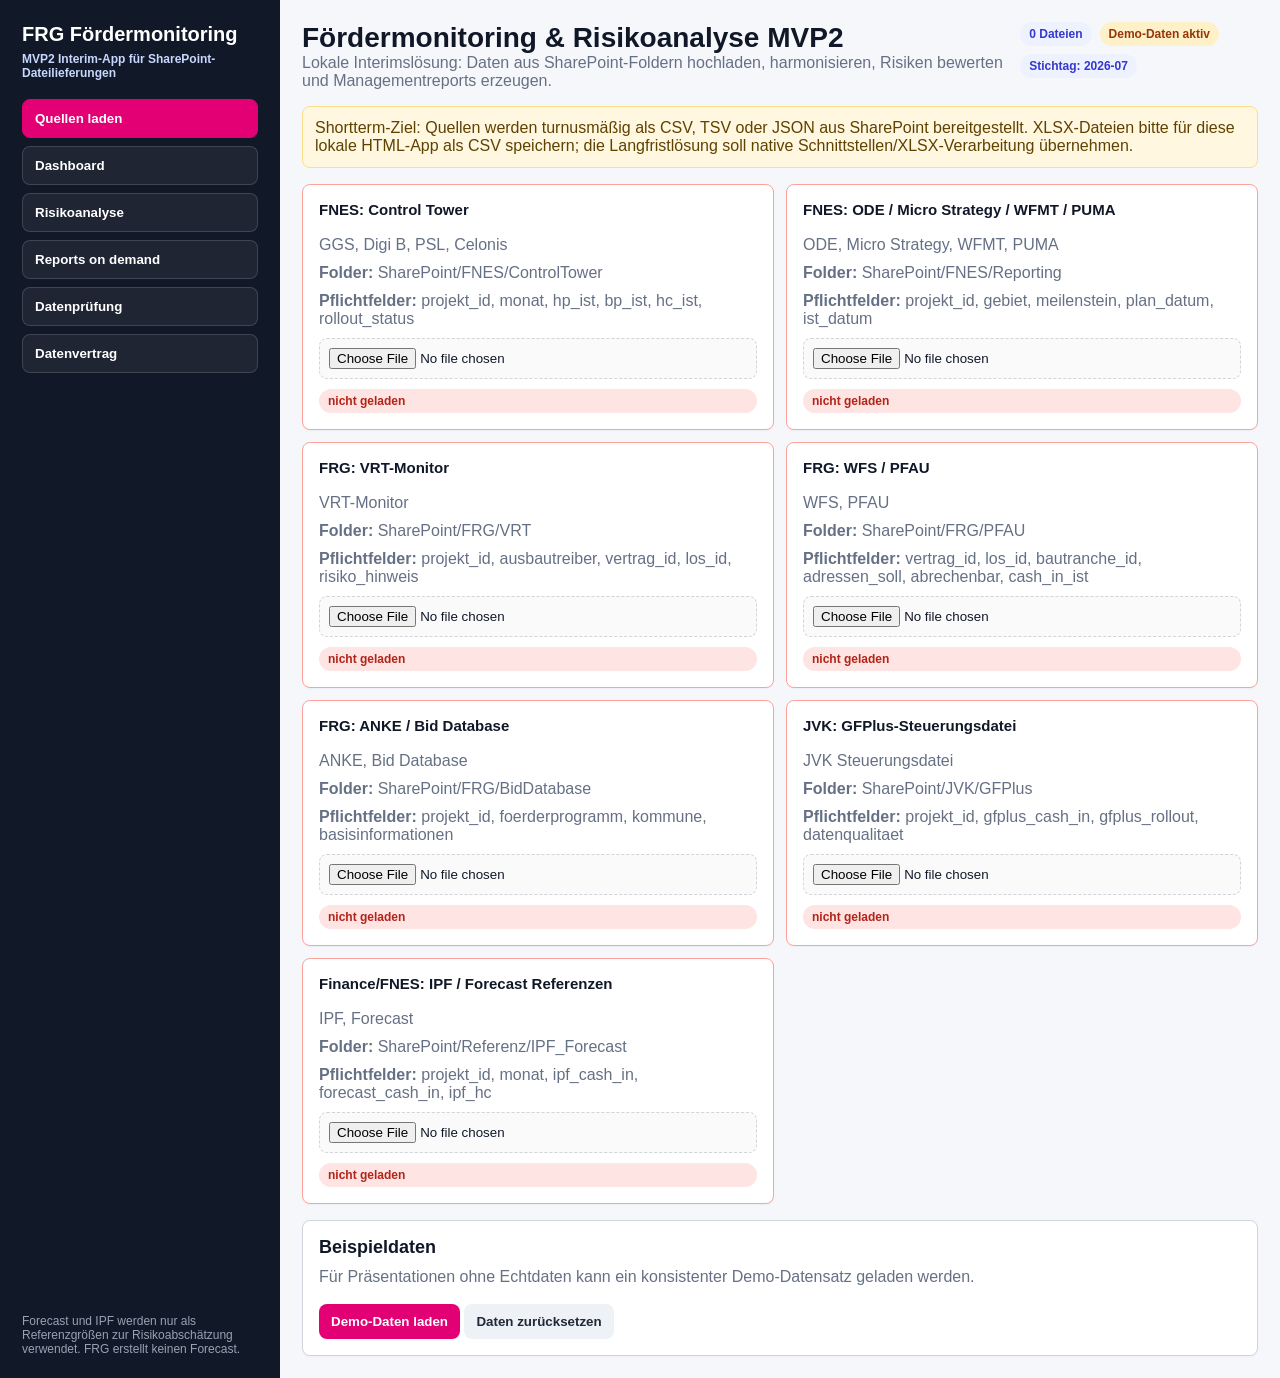
<file: foerdermonitoring-mvp2/interim-app/index.html>
﻿<!doctype html>
<html lang="de">
<head>
  <meta charset="utf-8">
  <meta name="viewport" content="width=device-width, initial-scale=1">
  <title>FRG Fördermonitoring MVP2 Interim-App</title>
  <style>
    :root{--m:#e20074;--i:#101828;--u:#667085;--l:#d0d5dd;--b:#f6f7fb;--p:#fff;--g:#078a5a;--a:#b7791f;--r:#c4352b;--t:#006b6f}*{box-sizing:border-box}body{margin:0;font-family:Segoe UI,Arial,sans-serif;color:var(--i);background:var(--b)}.app{display:grid;grid-template-columns:280px 1fr;min-height:100vh}aside{background:#111827;color:#fff;padding:22px;display:flex;flex-direction:column;gap:18px}.brand{font-weight:800;font-size:20px;line-height:1.2}.brand small{display:block;color:#c7d7fe;font-size:12px;font-weight:600;margin-top:6px}nav{display:grid;gap:8px}nav button{border:1px solid rgba(255,255,255,.14);background:rgba(255,255,255,.06);color:#fff;border-radius:8px;padding:11px 12px;text-align:left;cursor:pointer;font-weight:650}nav button.active{background:var(--m);border-color:var(--m)}main{padding:22px;display:grid;gap:16px;align-content:start}header{display:flex;justify-content:space-between;gap:16px;align-items:flex-start}h1{margin:0;font-size:28px}h2{margin:0 0 10px;font-size:18px}h3{margin:0 0 8px;font-size:15px}p{margin:0;color:var(--u)}.meta,.toolbar{display:flex;gap:8px;flex-wrap:wrap}.pill{display:inline-flex;border-radius:999px;padding:5px 9px;font-size:12px;font-weight:750;background:#eef2ff;color:#3538cd}.green{background:#dcfae6;color:#067647}.amber{background:#fef0c7;color:#93370d}.red{background:#fee4e2;color:#b42318}.screen{display:none;gap:16px}.screen.active{display:grid}.grid{display:grid;grid-template-columns:repeat(4,minmax(0,1fr));gap:12px}.two{grid-template-columns:repeat(2,minmax(0,1fr))}.three{grid-template-columns:repeat(3,minmax(0,1fr))}.panel,.kpi,.source{background:var(--p);border:1px solid var(--l);border-radius:8px;padding:16px;box-shadow:0 1px 2px rgba(16,24,40,.04)}.kpi label{display:block;color:var(--u);font-weight:700;font-size:12px;text-transform:uppercase}.kpi strong{display:block;font-size:27px;margin-top:6px}.kpi span{color:var(--u);font-size:12px}button.primary,button.secondary{border:0;border-radius:8px;padding:10px 12px;font-weight:750;cursor:pointer}button.primary{background:var(--m);color:#fff}button.secondary{background:#eef2f6;color:#1f2937}input[type=file],select,input[type=date]{border:1px solid var(--l);border-radius:8px;padding:9px;background:#fff;max-width:100%}input[type=file]{width:100%;border-style:dashed;background:#fafafa}table{width:100%;border-collapse:collapse;font-size:13px}th,td{border-bottom:1px solid #eaecf0;padding:9px 8px;text-align:left;vertical-align:top}th{color:#475467;font-size:12px;text-transform:uppercase;background:#f8fafc}.wrap{overflow:auto;max-height:420px;border:1px solid #eaecf0;border-radius:8px}.chart{height:260px;display:flex;align-items:end;gap:10px;padding:12px;border:1px solid #eaecf0;border-radius:8px;background:linear-gradient(#fff,#f9fafb)}.bar{flex:1;min-width:42px;display:flex;flex-direction:column;align-items:center;justify-content:end;gap:6px;height:100%}.bar i{display:block;width:100%;border-radius:6px 6px 0 0;background:var(--m);min-height:4px}.bar:nth-child(even) i{background:var(--t)}.bar small{color:var(--u);font-size:11px;text-align:center}.source{display:grid;gap:10px}.source.loaded{border-color:#8be0b0}.source.missing{border-color:#fda29b}.note{padding:12px;border-radius:8px;background:#fff7df;color:#5f4200;border:1px solid #fedf89}.foot{color:#98a2b3;font-size:12px;margin-top:auto}@media(max-width:1050px){.app{grid-template-columns:1fr}.grid,.two,.three{grid-template-columns:1fr}header{display:grid}}
  </style>
</head>
<body><div class="app"><aside><div class="brand">FRG Fördermonitoring<small>MVP2 Interim-App für SharePoint-Dateilieferungen</small></div><nav><button class="active" data-screen="upload">Quellen laden</button><button data-screen="dashboard">Dashboard</button><button data-screen="risk">Risikoanalyse</button><button data-screen="reports">Reports on demand</button><button data-screen="data">Datenprüfung</button><button data-screen="contract">Datenvertrag</button></nav><div class="foot">Forecast und IPF werden nur als Referenzgrößen zur Risikoabschätzung verwendet. FRG erstellt keinen Forecast.</div></aside><main><header><div><h1>Fördermonitoring & Risikoanalyse MVP2</h1><p>Lokale Interimslösung: Daten aus SharePoint-Foldern hochladen, harmonisieren, Risiken bewerten und Managementreports erzeugen.</p></div><div class="meta"><span class="pill" id="datasetCount">0 Dateien</span><span class="pill amber" id="qualityPill">Demo-Daten aktiv</span><span class="pill" id="asOfPill">Stichtag: Demo</span></div></header>
<section class="screen active" id="upload"><div class="note">Shortterm-Ziel: Quellen werden turnusmäßig als CSV, TSV oder JSON aus SharePoint bereitgestellt. XLSX-Dateien bitte für diese lokale HTML-App als CSV speichern; die Langfristlösung soll native Schnittstellen/XLSX-Verarbeitung übernehmen.</div><div class="grid two" id="sourceCards"></div><div class="panel"><h2>Beispieldaten</h2><p>Für Präsentationen ohne Echtdaten kann ein konsistenter Demo-Datensatz geladen werden.</p><br><button class="primary" id="loadDemo">Demo-Daten laden</button> <button class="secondary" id="clearData">Daten zurücksetzen</button></div></section>
<section class="screen" id="dashboard"><div class="grid" id="kpis"></div><div class="grid two"><div class="panel"><h2>Cash-In gegen IPF/Forecast</h2><div class="chart" id="cashChart"></div></div><div class="panel"><h2>Rollout-Ablieferung HC</h2><div class="chart" id="rolloutChart"></div></div></div><div class="panel"><h2>Kritische Projekte</h2><div class="wrap"><table id="criticalTable"></table></div></div></section>
<section class="screen" id="risk"><div class="grid three" id="riskKpis"></div><div class="panel"><h2>Risikobewertung</h2><div class="wrap"><table id="riskTable"></table></div></div><div class="panel"><h2>Bewertungslogik</h2><div class="wrap"><table id="logicTable"></table></div></div></section>
<section class="screen" id="reports"><div class="panel"><h2>Report erzeugen</h2><div class="toolbar"><select id="reportType"><option>Management Summary Salacki</option><option>FRG Monatssicht Andreas Schenke</option><option>FNES Gebietsebene</option><option>Finance IPF-Einhaltung</option><option>Excel-kompatibler Fördermonitoring-Report</option></select><input type="date" id="reportDate"><button class="primary" id="makeReport">Report rendern</button><button class="secondary" id="downloadCsv">CSV exportieren</button></div></div><div class="panel" id="reportOutput"><p>Wähle einen Reporttyp und klicke auf „Report rendern“.</p></div></section>
<section class="screen" id="data"><div class="panel"><h2>Datenqualität und Ladeprotokoll</h2><div class="wrap"><table id="loadTable"></table></div></div><div class="panel"><h2>Harmonisierte Arbeitsdaten</h2><div class="wrap"><table id="dataTable"></table></div></div></section>
<section class="screen" id="contract"><div class="panel"><h2>Datenvertrag Shortterm/Interim</h2><div class="wrap"><table id="contractTable"></table></div></div><div class="panel"><h2>Zielbild Langfristlösung</h2><p>Native Quellintegration statt manueller Files: Control Tower, VRT-Monitor, WFS/PFAU, ANKE/Bid Database, JVK GFPlus-Steuerungsdatei sowie IPF/Forecast-Referenzen werden mit Datenverantwortung, Historisierung, Qualitätsprüfung und Monitoring angebunden.</p></div></section>
</main></div><script>
const sourceSpecs=[{id:'fnes_control_tower',owner:'FNES',name:'Control Tower',systems:'GGS, Digi B, PSL, Celonis',folder:'SharePoint/FNES/ControlTower',required:'projekt_id, monat, hp_ist, bp_ist, hc_ist, rollout_status'},{id:'ode_microstrategy',owner:'FNES',name:'ODE / Micro Strategy / WFMT / PUMA',systems:'ODE, Micro Strategy, WFMT, PUMA',folder:'SharePoint/FNES/Reporting',required:'projekt_id, gebiet, meilenstein, plan_datum, ist_datum'},{id:'vrt_monitor',owner:'FRG',name:'VRT-Monitor',systems:'VRT-Monitor',folder:'SharePoint/FRG/VRT',required:'projekt_id, ausbautreiber, vertrag_id, los_id, risiko_hinweis'},{id:'wfspfaU',owner:'FRG',name:'WFS / PFAU',systems:'WFS, PFAU',folder:'SharePoint/FRG/PFAU',required:'vertrag_id, los_id, bautranche_id, adressen_soll, abrechenbar, cash_in_ist'},{id:'anke_bid',owner:'FRG',name:'ANKE / Bid Database',systems:'ANKE, Bid Database',folder:'SharePoint/FRG/BidDatabase',required:'projekt_id, foerderprogramm, kommune, basisinformationen'},{id:'jvk_gfplus',owner:'JVK',name:'GFPlus-Steuerungsdatei',systems:'JVK Steuerungsdatei',folder:'SharePoint/JVK/GFPlus',required:'projekt_id, gfplus_cash_in, gfplus_rollout, datenqualitaet'},{id:'ipf_forecast',owner:'Finance/FNES',name:'IPF / Forecast Referenzen',systems:'IPF, Forecast',folder:'SharePoint/Referenz/IPF_Forecast',required:'projekt_id, monat, ipf_cash_in, forecast_cash_in, ipf_hc'}];
const demoRows=[{projekt_id:'HEF-001',projekt:'Hessen Nord',monat:'2026-07',ausbautreiber:'TDG Deckungslücke',kommune:'Kassel-Land',foerderprogramm:'BFP23',vertrag_id:'PFAU-10291',los_id:'LOS-01',hp_ist:18200,bp_ist:15120,hc_ist:11980,adressen_soll:28500,abrechenbar:11220,cash_in_ist:8.4,forecast_cash_in:10.2,ipf_cash_in:11.0,ipf_hc:14500,risiko_hinweis:'Cash-In unter IPF',owner:'FNES',status:'kritisch'},{projekt_id:'BYF-014',projekt:'Bayern Ost',monat:'2026-07',ausbautreiber:'TDG BeMo',kommune:'Cham',foerderprogramm:'Gigabit-RL',vertrag_id:'PFAU-10344',los_id:'LOS-03',hp_ist:24600,bp_ist:20100,hc_ist:17450,adressen_soll:31000,abrechenbar:16900,cash_in_ist:13.8,forecast_cash_in:15.9,ipf_cash_in:15.0,ipf_hc:16800,risiko_hinweis:'Plan stabil',owner:'FRG',status:'stabil'},{projekt_id:'NRW-077',projekt:'NRW Süd',monat:'2026-07',ausbautreiber:'TDG Deckungslücke',kommune:'Siegen-Wittgenstein',foerderprogramm:'BFP23',vertrag_id:'PFAU-10412',los_id:'LOS-08',hp_ist:12300,bp_ist:9600,hc_ist:6900,adressen_soll:22400,abrechenbar:6120,cash_in_ist:4.1,forecast_cash_in:5.6,ipf_cash_in:8.0,ipf_hc:10600,risiko_hinweis:'Rollout und Cash-In kritisch',owner:'FNES',status:'kritisch'},{projekt_id:'SAX-019',projekt:'Sachsen Mitte',monat:'2026-07',ausbautreiber:'GFPlus',kommune:'Mittelsachsen',foerderprogramm:'Landesförderung',vertrag_id:'JVK-8821',los_id:'LOS-11',hp_ist:15200,bp_ist:13150,hc_ist:10340,adressen_soll:18600,abrechenbar:10110,cash_in_ist:7.9,forecast_cash_in:8.2,ipf_cash_in:8.4,ipf_hc:10100,risiko_hinweis:'JVK Datenqualität bestätigen',owner:'JVK',status:'beobachten'}];
let datasets={},rows=[...demoRows],loadLog=[];function n(v){const x=Number(String(v??'').replace(',','.').replace(/[^0-9.-]/g,''));return Number.isFinite(x)?x:0}function fmt(v,u=''){return new Intl.NumberFormat('de-DE',{maximumFractionDigits:1}).format(v)+u}function table(id,h,d){document.getElementById(id).innerHTML='<thead><tr>'+h.map(x=>'<th>'+x+'</th>').join('')+'</tr></thead><tbody>'+d.map(r=>'<tr>'+r.map(c=>'<td>'+c+'</td>').join('')+'</tr>').join('')+'</tbody>'}function csvParse(text){const sep=text.includes('\t')?'\t':';';const lines=text.replace(/^\ufeff/,'').split(/\r?\n/).filter(Boolean);if(!lines.length)return[];const parse=line=>{let out=[],cur='',q=false;for(let ch of line){if(ch==='"'){q=!q;continue}if(ch===sep&&!q){out.push(cur.trim());cur=''}else cur+=ch}out.push(cur.trim());return out};const heads=parse(lines[0]);return lines.slice(1).map(line=>{const vals=parse(line),o={};heads.forEach((h,i)=>o[h]=vals[i]??'');return o})}function normalize(a){return a.map((r,i)=>({projekt_id:r.projekt_id||r.Projekt_ID||r.project_id||('FILE-'+i),projekt:r.projekt||r.Projekt||r.gebiet||r.Gebiet||'ohne Projektname',monat:r.monat||r.Monat||'',ausbautreiber:r.ausbautreiber||r.Ausbautreiber||'',kommune:r.kommune||r.Kommune||'',foerderprogramm:r.foerderprogramm||r.Förderprogramm||r.Foerderprogramm||'',vertrag_id:r.vertrag_id||r.Vertrag||r.PFAU_ID||'',los_id:r.los_id||r.Los||'',hp_ist:n(r.hp_ist||r.HP_Ist||r.HP),bp_ist:n(r.bp_ist||r.BP_Ist||r.BP),hc_ist:n(r.hc_ist||r.HC_Ist||r.HC),adressen_soll:n(r.adressen_soll||r.Adressen_Soll||r.Solladressen),abrechenbar:n(r.abrechenbar||r.Abrechenbar),cash_in_ist:n(r.cash_in_ist||r.Cash_In_Ist||r.CashIn),forecast_cash_in:n(r.forecast_cash_in||r.Forecast_Cash_In||r.Forecast),ipf_cash_in:n(r.ipf_cash_in||r.IPF_Cash_In||r.IPF),ipf_hc:n(r.ipf_hc||r.IPF_HC),risiko_hinweis:r.risiko_hinweis||r.Risiko||'',owner:r.owner||r.Owner||'',status:r.status||r.Status||''}))}function risk(r){const cash=n(r.forecast_cash_in)-n(r.ipf_cash_in),hc=n(r.hc_ist)-n(r.ipf_hc),bill=n(r.abrechenbar)-n(r.hc_ist);let score=0;if(cash<-1)score+=35;if(hc<-1000)score+=30;if(bill<-500)score+=20;if(String(r.status).toLowerCase().includes('krit'))score+=15;return{score,level:score>=60?'hoch':score>=30?'mittel':'niedrig',cash,hc,bill}}
function cards(){document.getElementById('sourceCards').innerHTML=sourceSpecs.map(s=>'<div class="source '+(datasets[s.id]?'loaded':'missing')+'"><h3>'+s.owner+': '+s.name+'</h3><p>'+s.systems+'</p><p><b>Folder:</b> '+s.folder+'</p><p><b>Pflichtfelder:</b> '+s.required+'</p><input type="file" accept=".csv,.tsv,.json,.txt" data-source="'+s.id+'"><span class="pill '+(datasets[s.id]?'green':'red')+'">'+(datasets[s.id]?datasets[s.id].length+' Zeilen geladen':'nicht geladen')+'</span></div>').join('');document.querySelectorAll('input[type=file]').forEach(i=>i.addEventListener('change',file))}async function file(e){const f=e.target.files[0];if(!f)return;const source=e.target.dataset.source,text=await f.text();let parsed=[];try{parsed=f.name.toLowerCase().endsWith('.json')?JSON.parse(text):csvParse(text);if(!Array.isArray(parsed))parsed=[parsed]}catch(err){alert('Datei konnte nicht gelesen werden: '+err.message);return}datasets[source]=parsed;loadLog.push({source,file:f.name,rows:parsed.length,loaded:new Date().toLocaleString('de-DE')});rows=normalize(Object.values(datasets).flat());render()}function kpis(){const cash=rows.reduce((s,r)=>s+n(r.cash_in_ist),0),fc=rows.reduce((s,r)=>s+n(r.forecast_cash_in),0),ipf=rows.reduce((s,r)=>s+n(r.ipf_cash_in),0),hc=rows.reduce((s,r)=>s+n(r.hc_ist),0),bill=rows.reduce((s,r)=>s+n(r.abrechenbar),0);document.getElementById('kpis').innerHTML=[[fmt(cash,' Mio. €'),'Cash-In Ist','aus gelieferten Quellen'],[fmt(fc-ipf,' Mio. €'),'Forecast vs. IPF','Referenzabweichung'],[fmt(hc),'HC Ist','Rollout-Ablieferung'],[fmt(bill-hc),'Abrechenbarkeit vs. HC','PFau/GBGS-Indikator']].map(k=>'<div class="kpi"><label>'+k[1]+'</label><strong>'+k[0]+'</strong><span>'+k[2]+'</span></div>').join('')}function charts(){const labels=rows.map(r=>r.projekt_id);function draw(id,vals){const max=Math.max(...vals,1);document.getElementById(id).innerHTML=vals.map((v,i)=>'<div class="bar"><i style="height:'+Math.max(4,v/max*210)+'px"></i><small>'+labels[i]+'<br>'+fmt(v)+'</small></div>').join('')}draw('cashChart',rows.map(r=>n(r.forecast_cash_in)));draw('rolloutChart',rows.map(r=>n(r.hc_ist)))}function risks(){const rr=rows.map(r=>({r,...risk(r)})).sort((a,b)=>b.score-a.score);document.getElementById('riskKpis').innerHTML=[['hoch','Hohe Risiken'],['mittel','Mittlere Risiken'],['niedrig','Niedrige Risiken']].map(x=>'<div class="kpi"><label>'+x[1]+'</label><strong>'+rr.filter(r=>r.level===x[0]).length+'</strong><span>einheitliche Bewertungslogik</span></div>').join('');table('riskTable',['Projekt','Ausbautreiber','Cash Gap','HC Gap','Abrechenbarkeit','Score','Level','Hinweis'],rr.map(x=>[x.r.projekt_id+' '+x.r.projekt,x.r.ausbautreiber,fmt(x.cash,' Mio. €'),fmt(x.hc),fmt(x.bill),x.score,'<span class="pill '+(x.level==='hoch'?'red':x.level==='mittel'?'amber':'green')+'">'+x.level+'</span>',x.r.risiko_hinweis]))}function tables(){table('criticalTable',['Projekt','Kommune','Förderprogramm','HC Ist','Cash-In Ist','Forecast','IPF','Status'],rows.map(r=>[r.projekt_id+' '+r.projekt,r.kommune,r.foerderprogramm,fmt(n(r.hc_ist)),fmt(n(r.cash_in_ist),' Mio. €'),fmt(n(r.forecast_cash_in),' Mio. €'),fmt(n(r.ipf_cash_in),' Mio. €'),r.status]));table('logicTable',['Baustein','Regel','Rolle FRG'],[['Ist-Abgleich','HC/BP/HP und abrechenbare Adressen gegen Plan/IPF/Forecast vergleichen','Transparenz schaffen'],['Abweichungsanalyse','Cash-In Gap, HC Gap und PFau-vs-GBGS Gap kategorisieren','Risiko bewerten'],['Priorisierung','Score nach Cash-In-Wirkung, Rollout-Abweichung und Datenqualität','Managementsicht erzeugen'],['Governance','Mitigation verbleibt bei FNES/JVK/Linie','keine operative Steuerung']]);table('loadTable',['Quelle','Datei','Zeilen','Ladezeit'],loadLog.map(l=>[l.source,l.file,l.rows,l.loaded]));table('dataTable',['Projekt','Monat','Ausbautreiber','Vertrag','Los','HP','BP','HC','Abrechenbar','Cash Ist','Forecast','IPF'],rows.map(r=>[r.projekt_id,r.monat,r.ausbautreiber,r.vertrag_id,r.los_id,fmt(n(r.hp_ist)),fmt(n(r.bp_ist)),fmt(n(r.hc_ist)),fmt(n(r.abrechenbar)),fmt(n(r.cash_in_ist)),fmt(n(r.forecast_cash_in)),fmt(n(r.ipf_cash_in))]));table('contractTable',['Quelle','Owner','SharePoint-Folder','Pflichtfelder','Interim-Format'],sourceSpecs.map(s=>[s.name,s.owner,s.folder,s.required,'CSV/TSV/JSON; XLSX als CSV exportieren']))}function report(){const typ=document.getElementById('reportType').value,rr=rows.map(r=>({r,...risk(r)})).sort((a,b)=>b.score-a.score).slice(0,5);document.getElementById('reportOutput').innerHTML='<h2>'+typ+'</h2><p>Stichtag '+(document.getElementById('reportDate').value||new Date().toISOString().slice(0,10))+' · '+rows.length+' harmonisierte Datensätze · '+(Object.keys(datasets).length||'Demo')+' Quellen</p><br><div class="wrap"><table><thead><tr><th>Projekt</th><th>Risiko</th><th>Score</th><th>Cash Gap</th><th>Hinweis</th></tr></thead><tbody>'+rr.map(x=>'<tr><td>'+x.r.projekt_id+' '+x.r.projekt+'</td><td>'+x.level+'</td><td>'+x.score+'</td><td>'+fmt(x.cash,' Mio. €')+'</td><td>'+x.r.risiko_hinweis+'</td></tr>').join('')+'</tbody></table></div>'}function exportCsv(){const heads=['projekt_id','projekt','monat','ausbautreiber','kommune','foerderprogramm','vertrag_id','los_id','hp_ist','bp_ist','hc_ist','adressen_soll','abrechenbar','cash_in_ist','forecast_cash_in','ipf_cash_in','risiko_level','risiko_score'];const out=[heads.join(';')].concat(rows.map(r=>{const rs=risk(r);return heads.map(h=>h==='risiko_level'?rs.level:h==='risiko_score'?rs.score:String(r[h]??'').replace(/;/g,',')).join(';')})).join('\n');const blob=new Blob([out],{type:'text/csv;charset=utf-8'}),a=document.createElement('a');a.href=URL.createObjectURL(blob);a.download='foerdermonitoring_mvp2_report.csv';a.click();URL.revokeObjectURL(a.href)}function render(){document.getElementById('datasetCount').textContent=(Object.keys(datasets).length||0)+' Dateien';document.getElementById('qualityPill').textContent=Object.keys(datasets).length?'Echtdaten geladen':'Demo-Daten aktiv';document.getElementById('qualityPill').className='pill '+(Object.keys(datasets).length?'green':'amber');document.getElementById('asOfPill').textContent='Stichtag: '+(rows[0]?.monat||new Date().toISOString().slice(0,10));cards();kpis();charts();risks();tables()}document.querySelectorAll('nav button').forEach(b=>b.addEventListener('click',()=>{document.querySelectorAll('nav button').forEach(x=>x.classList.remove('active'));b.classList.add('active');document.querySelectorAll('.screen').forEach(s=>s.classList.remove('active'));document.getElementById(b.dataset.screen).classList.add('active')}));document.getElementById('loadDemo').addEventListener('click',()=>{datasets={};rows=[...demoRows];loadLog=[{source:'demo',file:'integrierter MVP2-Demodatensatz',rows:demoRows.length,loaded:new Date().toLocaleString('de-DE')}];render()});document.getElementById('clearData').addEventListener('click',()=>{datasets={};rows=[];loadLog=[];render()});document.getElementById('makeReport').addEventListener('click',report);document.getElementById('downloadCsv').addEventListener('click',exportCsv);render();
</script></body></html>
</file>
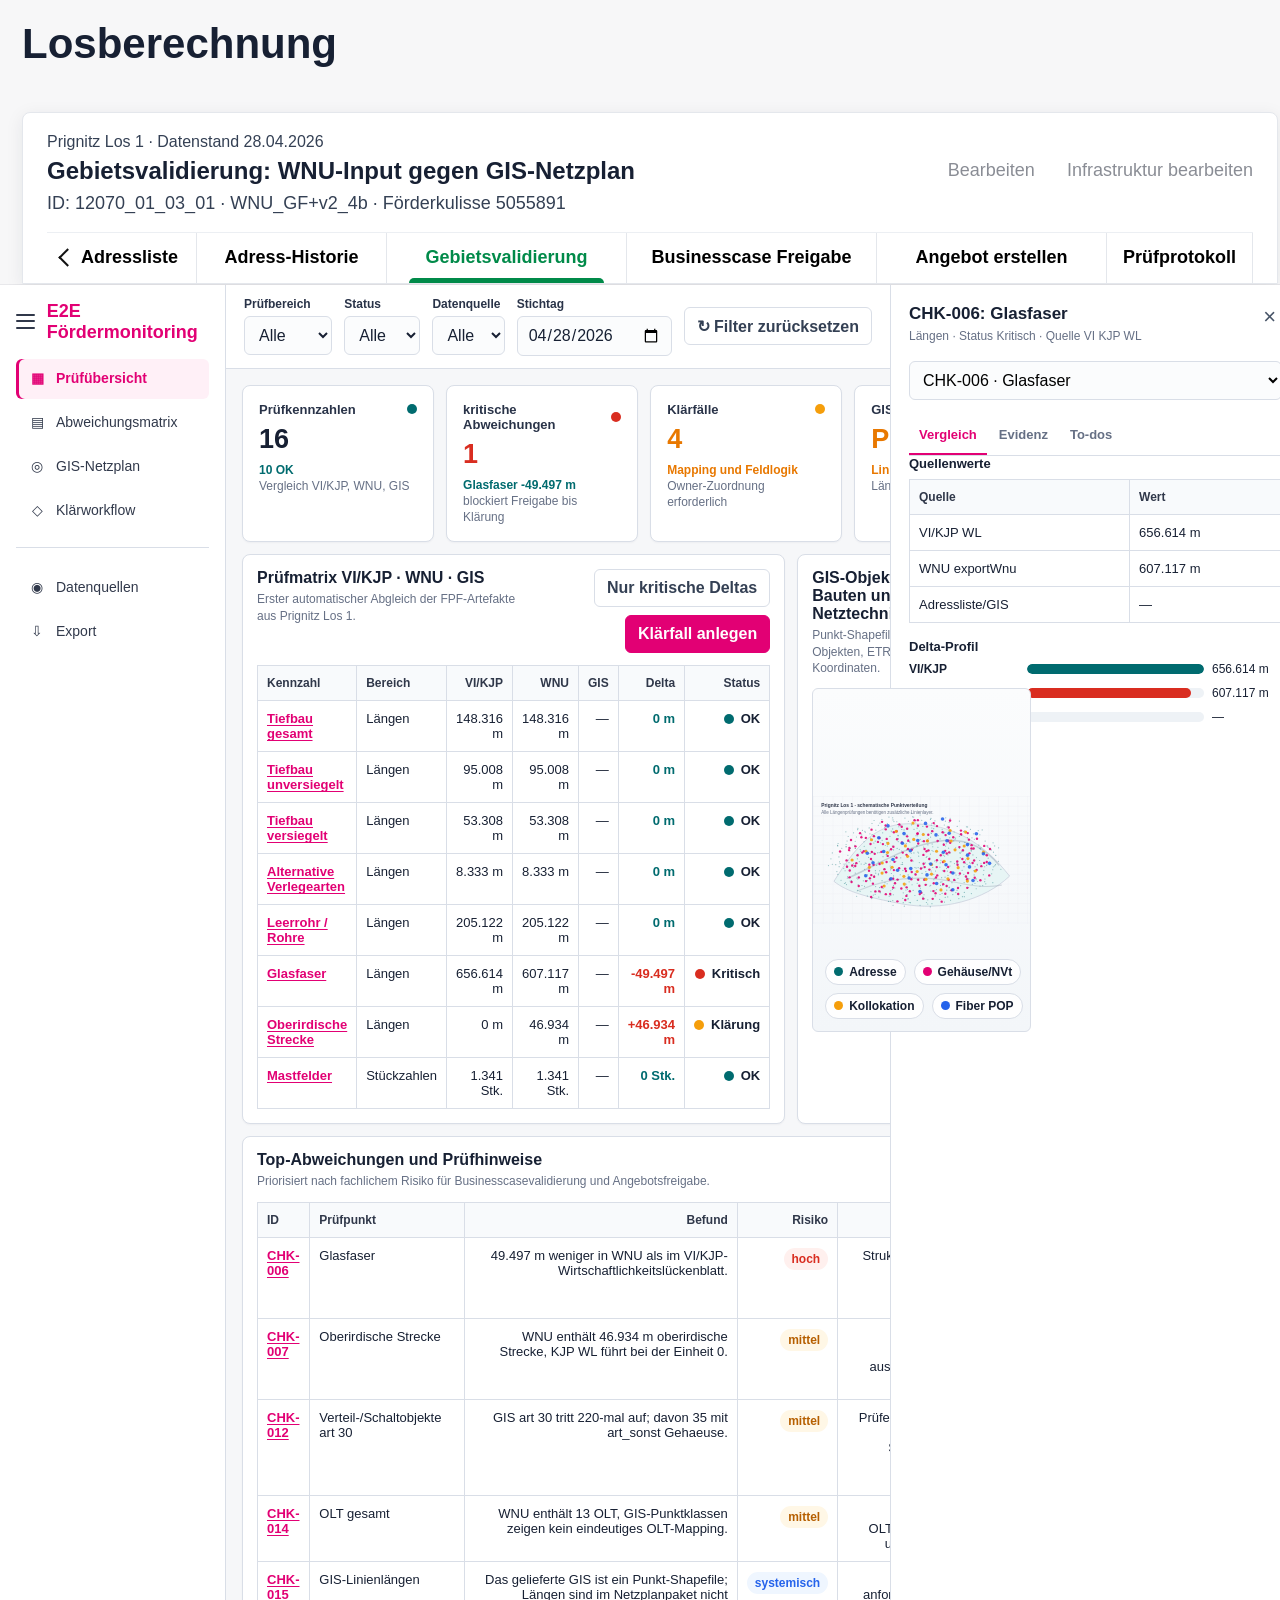
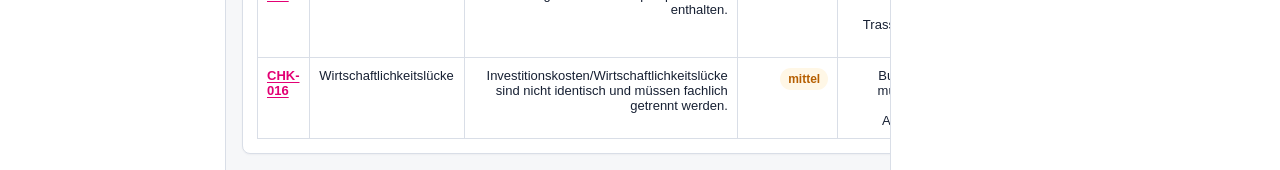
<file: gbgs-mock/gebietsvalidierung-wnu-gis.html>
<!doctype html>
<html lang="de">
<head>
  <meta charset="utf-8">
  <meta name="viewport" content="width=device-width, initial-scale=1">
  <title>Gebietsvalidierung: WNU vs. GIS Klickdummy</title>
  <style>
    :root {
      --bg: #f6f7f9;
      --surface: #ffffff;
      --surface-soft: #fbfcfd;
      --line: #d9dee7;
      --line-strong: #c7cedb;
      --text: #172033;
      --muted: #667085;
      --magenta: #e20074;
      --teal: #006b6f;
      --teal-soft: #e7f5f5;
      --amber: #f59e0b;
      --amber-soft: #fff7e6;
      --red: #d92d20;
      --red-soft: #fff0ee;
      --green: #14804a;
      --green-soft: #ecfdf3;
      --blue: #2563eb;
      --blue-soft: #eff6ff;
      --shadow: 0 12px 34px rgba(23, 32, 51, .08);
      --radius: 8px;
      font-family: Inter, "Segoe UI", Arial, sans-serif;
      color: var(--text);
      background: var(--bg);
    }

    * { box-sizing: border-box; }
    body { margin: 0; min-width: 1180px; }
    button, select, input { font: inherit; }
    .mobile-warning { display: none; }
    .shell { min-height: 100vh; display: grid; grid-template-rows: auto auto 1fr; }

    .page-head {
      background: #f7f7f8;
      border-bottom: 1px solid #e8e8eb;
      padding: 22px 22px 0;
    }
    .page-head h1 { margin: 0 0 46px; font-size: 42px; line-height: 1.05; letter-spacing: 0; font-weight: 850; }
    .lot-card {
      background: var(--surface);
      border: 1px solid #e4e7ec;
      box-shadow: 0 4px 18px rgba(23,32,51,.08);
      border-radius: 8px 8px 0 0;
      padding: 20px 24px 0;
    }
    .lot-meta { color: #344054; font-size: 16px; margin-bottom: 6px; }
    .lot-title-row { display: flex; align-items: center; justify-content: space-between; gap: 24px; }
    .lot-title { font-size: 24px; font-weight: 850; line-height: 1.15; }
    .lot-actions { display: flex; gap: 32px; color: #8a8d95; font-size: 18px; }
    .lot-id { margin-top: 8px; color: #344054; font-size: 18px; }
    .phase-tabs {
      display: grid;
      grid-template-columns: 150px 190px 240px 250px 230px 1fr;
      align-items: end;
      margin-top: 18px;
      border-top: 1px solid #eceff3;
      overflow: hidden;
    }
    .phase-tab {
      position: relative;
      min-height: 50px;
      display: flex;
      align-items: center;
      justify-content: center;
      padding: 0 16px;
      border-right: 1px solid #e4e7ec;
      background: #fff;
      color: #000;
      font-size: 18px;
      font-weight: 800;
      white-space: nowrap;
    }
    .phase-tab:first-child { justify-content: flex-start; padding-left: 34px; }
    .phase-tab.active { color: #008a49; }
    .phase-tab.active::after {
      content: "";
      position: absolute;
      left: 22px;
      right: 22px;
      bottom: 0;
      height: 5px;
      background: #008a49;
      border-radius: 5px 5px 0 0;
    }
    .back-icon {
      position: absolute;
      left: 14px;
      width: 13px;
      height: 13px;
      border-left: 2px solid #111;
      border-bottom: 2px solid #111;
      transform: rotate(45deg);
    }

    .app { display: grid; grid-template-columns: 226px 1fr 410px; min-height: 0; }
    .sidebar {
      background: var(--surface);
      border-right: 1px solid var(--line);
      padding: 18px 16px;
      display: flex;
      flex-direction: column;
      gap: 18px;
    }
    .brand { display: flex; align-items: center; gap: 12px; height: 38px; }
    .menu-icon { width: 22px; height: 16px; display: grid; gap: 4px; }
    .menu-icon span { height: 2px; background: #30384a; border-radius: 2px; }
    .brand-title { color: var(--magenta); font-weight: 850; font-size: 18px; }
    .nav { display: grid; gap: 4px; }
    .nav-section { border-top: 1px solid var(--line); padding-top: 16px; margin-top: 12px; }
    .nav button {
      width: 100%;
      border: 0;
      background: transparent;
      text-align: left;
      padding: 11px 12px;
      border-radius: 6px;
      color: #31394b;
      display: flex;
      align-items: center;
      gap: 10px;
      cursor: pointer;
      font-size: 14px;
      line-height: 1.2;
    }
    .nav button.active { background: #fff0f7; color: var(--magenta); font-weight: 750; box-shadow: inset 3px 0 0 var(--magenta); }
    .nav-icon {
      width: 18px;
      height: 18px;
      display: inline-grid;
      place-items: center;
      color: currentColor;
      flex: 0 0 18px;
    }

    .main { min-width: 0; }
    .topbar {
      min-height: 76px;
      display: grid;
      grid-template-columns: 1.1fr .95fr .9fr .9fr auto;
      gap: 12px;
      align-items: center;
      padding: 12px 18px;
      background: var(--surface);
      border-bottom: 1px solid var(--line);
    }
    .filter label { display: block; font-size: 12px; font-weight: 750; margin-bottom: 5px; color: #293348; }
    .filter select, .filter input {
      width: 100%;
      border: 1px solid var(--line);
      border-radius: 6px;
      padding: 9px 10px;
      background: var(--surface-soft);
      color: var(--text);
      min-height: 38px;
    }
    .ghost-button, .primary-button {
      border: 1px solid var(--line);
      background: var(--surface);
      color: #344054;
      border-radius: 6px;
      min-height: 38px;
      padding: 0 12px;
      cursor: pointer;
      font-weight: 700;
      display: inline-flex;
      align-items: center;
      justify-content: center;
      gap: 8px;
      white-space: nowrap;
    }
    .primary-button { background: var(--magenta); color: #fff; border-color: var(--magenta); }
    .content { padding: 16px; display: grid; gap: 12px; }
    .screen { display: none; }
    .screen.active { display: grid; gap: 12px; }
    .kpis { display: grid; grid-template-columns: repeat(4, minmax(0, 1fr)); gap: 12px; }
    .panel, .kpi {
      background: var(--surface);
      border: 1px solid var(--line);
      border-radius: var(--radius);
      box-shadow: 0 1px 2px rgba(23,32,51,.04);
    }
    .kpi { padding: 16px; min-height: 118px; display: grid; gap: 8px; align-content: start; }
    .kpi-title { color: #293348; font-size: 13px; font-weight: 750; display: flex; justify-content: space-between; align-items: center; gap: 8px; }
    .kpi-value { font-size: 27px; font-weight: 850; letter-spacing: 0; line-height: 1.08; }
    .kpi-value.warn { color: #e87800; }
    .kpi-value.bad { color: var(--red); }
    .delta { font-size: 12px; color: var(--muted); line-height: 1.35; }
    .delta strong { color: var(--teal); }
    .delta.warn strong { color: #e87800; }
    .panel { padding: 14px; }
    .panel-header { display: flex; justify-content: space-between; align-items: flex-start; gap: 12px; margin-bottom: 12px; }
    .panel-title { font-weight: 850; font-size: 16px; }
    .panel-subtitle { color: var(--muted); font-size: 12px; margin-top: 4px; line-height: 1.35; }
    .toolbar { display: flex; align-items: center; gap: 8px; flex-wrap: wrap; justify-content: flex-end; }
    .segmented { display: inline-flex; border: 1px solid var(--line); border-radius: 6px; overflow: hidden; }
    .segmented button { border: 0; background: var(--surface); padding: 7px 12px; font-weight: 750; cursor: pointer; font-size: 12px; }
    .segmented button.active { background: var(--magenta); color: #fff; }

    .summary-grid { display: grid; grid-template-columns: 1.15fr .85fr; gap: 12px; }
    .map-wrap { min-height: 342px; position: relative; border: 1px solid var(--line); border-radius: 6px; background: linear-gradient(180deg,#fbfcfd,#f3f6f9); overflow: hidden; }
    .map-wrap svg { width: 100%; height: 100%; display: block; min-height: 342px; }
    .map-legend { position: absolute; left: 12px; bottom: 12px; display: flex; gap: 8px; flex-wrap: wrap; font-size: 12px; }
    .map-legend span { background: rgba(255,255,255,.92); border: 1px solid var(--line); border-radius: 999px; padding: 5px 8px; display: inline-flex; align-items: center; gap: 6px; font-weight: 700; }
    .legend-dot { width: 9px; height: 9px; border-radius: 50%; display: inline-block; }

    table { width: 100%; border-collapse: collapse; font-size: 13px; }
    th, td { border: 1px solid var(--line); padding: 10px 9px; text-align: right; vertical-align: top; }
    th { background: #f8fafc; font-size: 12px; color: #30384a; font-weight: 850; white-space: nowrap; }
    td:first-child, th:first-child, td:nth-child(2), th:nth-child(2) { text-align: left; }
    tbody tr { cursor: pointer; }
    tbody tr:hover { background: #fff7fb; }
    .table-scroll { overflow-x: auto; }
    .status { display: inline-flex; align-items: center; gap: 7px; justify-content: flex-end; width: 100%; font-weight: 800; }
    .dot { width: 10px; height: 10px; border-radius: 50%; display: inline-block; flex: 0 0 10px; }
    .dot.ok { background: var(--teal); }
    .dot.warn { background: var(--amber); }
    .dot.bad { background: var(--red); }
    .dot.info { background: var(--blue); }
    .pill { display: inline-flex; align-items: center; border-radius: 999px; padding: 4px 8px; font-size: 12px; font-weight: 850; white-space: nowrap; }
    .pill.red { background: var(--red-soft); color: var(--red); }
    .pill.amber { background: var(--amber-soft); color: #b65f00; }
    .pill.green { background: var(--teal-soft); color: var(--teal); }
    .pill.blue { background: var(--blue-soft); color: var(--blue); }
    .pill.gray { background: #f2f4f7; color: #475467; }
    .negative { color: var(--red); font-weight: 850; }
    .positive { color: var(--teal); font-weight: 850; }
    .muted { color: var(--muted); }
    .link { color: var(--magenta); font-weight: 850; text-decoration: underline; text-underline-offset: 2px; }

    .cards { display: grid; grid-template-columns: repeat(3, minmax(0, 1fr)); gap: 12px; }
    .info-card { background: var(--surface); border: 1px solid var(--line); border-radius: var(--radius); padding: 14px; display: grid; gap: 8px; }
    .info-card h3 { margin: 0; font-size: 15px; }
    .info-card p { margin: 0; color: var(--muted); font-size: 13px; line-height: 1.45; }
    .flow { display: grid; grid-template-columns: repeat(5, 1fr); gap: 10px; }
    .step { border: 1px solid var(--line); border-radius: 6px; padding: 12px; min-height: 112px; background: var(--surface); }
    .step strong { display: block; margin-bottom: 7px; }
    .step span { color: var(--muted); font-size: 12px; line-height: 1.4; }

    .detail {
      background: var(--surface);
      border-left: 1px solid var(--line);
      min-width: 0;
      padding: 18px;
      display: grid;
      grid-template-rows: auto auto 1fr;
      gap: 16px;
    }
    .detail-top { display: flex; justify-content: space-between; align-items: start; gap: 12px; }
    .detail h2 { margin: 0; font-size: 17px; line-height: 1.25; }
    .detail .muted { color: var(--muted); font-size: 12px; margin-top: 4px; line-height: 1.4; }
    .close-btn { border: 0; background: transparent; cursor: pointer; font-size: 22px; color: #475467; }
    .detail select { width: 100%; border: 1px solid var(--line); border-radius: 6px; padding: 9px; background: var(--surface-soft); }
    .tabs { display: flex; gap: 2px; border-bottom: 1px solid var(--line); }
    .tabs button { border: 0; background: transparent; padding: 11px 10px; cursor: pointer; font-weight: 750; color: var(--muted); border-bottom: 2px solid transparent; font-size: 13px; }
    .tabs button.active { color: var(--magenta); border-bottom-color: var(--magenta); }
    .tab-pane { display: none; }
    .tab-pane.active { display: grid; gap: 16px; }
    .mini-title { font-weight: 850; font-size: 13px; margin-bottom: 8px; }
    .todo { border: 1px solid var(--line); border-radius: 6px; overflow: hidden; }
    .todo-row { display: grid; grid-template-columns: 34px 1fr auto; gap: 8px; padding: 11px; align-items: center; border-bottom: 1px solid var(--line); font-size: 12px; }
    .todo-row:last-child { border-bottom: 0; }
    .detail-note { border: 1px solid var(--line); background: #f8fafc; border-radius: 6px; padding: 11px; font-size: 12px; line-height: 1.45; color: #344054; }
    .bar-stack { display: grid; gap: 10px; }
    .bar-row { display: grid; grid-template-columns: 110px 1fr 70px; align-items: center; gap: 8px; font-size: 12px; }
    .bar-track { height: 10px; background: #eef2f6; border-radius: 999px; overflow: hidden; }
    .bar-fill { height: 100%; background: var(--teal); border-radius: 999px; }
    .bar-fill.warn { background: var(--amber); }
    .bar-fill.bad { background: var(--red); }
    .empty-note { color: var(--muted); line-height: 1.5; font-size: 13px; }

    @media (max-width: 1180px) {
      body { min-width: 0; }
      .mobile-warning { display: block; padding: 10px 14px; background: #fff7e6; border-bottom: 1px solid #ffd48a; font-size: 13px; }
      .page-head { padding: 16px 12px 0; }
      .page-head h1 { font-size: 34px; margin-bottom: 24px; }
      .lot-actions { display: none; }
      .phase-tabs { grid-template-columns: repeat(5, minmax(150px, 1fr)); overflow-x: auto; }
      .app { display: block; }
      .sidebar, .detail { display: none; }
      .topbar { grid-template-columns: repeat(2, minmax(0, 1fr)); height: auto; }
      .content { padding: 12px; }
      .kpis, .cards, .flow, .summary-grid { grid-template-columns: 1fr; }
      table { min-width: 900px; }
    }
  </style>
</head>
<body>
  <div class="mobile-warning">Der Klickdummy ist für Desktop-Steuerung optimiert; auf kleinen Viewports werden Tabellen horizontal gescrollt.</div>
  <div class="shell">
    <header class="page-head">
      <h1>Losberechnung</h1>
      <section class="lot-card">
        <div class="lot-meta">Prignitz Los 1 · Datenstand 28.04.2026</div>
        <div class="lot-title-row">
          <div class="lot-title">Gebietsvalidierung: WNU-Input gegen GIS-Netzplan</div>
          <div class="lot-actions"><span>Bearbeiten</span><span>Infrastruktur bearbeiten</span></div>
        </div>
        <div class="lot-id">ID: 12070_01_03_01 · WNU_GF+v2_4b · Förderkulisse 5055891</div>
        <nav class="phase-tabs" aria-label="Bearbeitungsphasen">
          <div class="phase-tab"><span class="back-icon" aria-hidden="true"></span>Adressliste</div>
          <div class="phase-tab">Adress-Historie</div>
          <div class="phase-tab active">Gebietsvalidierung</div>
          <div class="phase-tab">Businesscase Freigabe</div>
          <div class="phase-tab">Angebot erstellen</div>
          <div class="phase-tab">Prüfprotokoll</div>
        </nav>
      </section>
    </header>

    <div class="app">
      <aside class="sidebar">
        <div class="brand">
          <div class="menu-icon" aria-hidden="true"><span></span><span></span><span></span></div>
          <div class="brand-title">E2E Fördermonitoring</div>
        </div>
        <nav class="nav" aria-label="Hauptnavigation">
          <button class="active" data-screen="overview"><span class="nav-icon">▦</span>Prüfübersicht</button>
          <button data-screen="matrix"><span class="nav-icon">▤</span>Abweichungsmatrix</button>
          <button data-screen="gis"><span class="nav-icon">◎</span>GIS-Netzplan</button>
          <button data-screen="workflow"><span class="nav-icon">◇</span>Klärworkflow</button>
          <div class="nav-section"></div>
          <button data-screen="sources"><span class="nav-icon">◉</span>Datenquellen</button>
          <button data-screen="export"><span class="nav-icon">⇩</span>Export</button>
        </nav>
      </aside>

      <main class="main">
        <div class="topbar">
          <div class="filter"><label>Prüfbereich</label><select id="areaFilter"><option>Alle</option><option>Längen</option><option>Stückzahlen</option><option>Adressmengen</option><option>GIS-Fähigkeit</option></select></div>
          <div class="filter"><label>Status</label><select id="statusFilter"><option>Alle</option><option>Kritisch</option><option>Klärung</option><option>OK</option><option>Nicht prüfbar</option></select></div>
          <div class="filter"><label>Datenquelle</label><select id="sourceFilter"><option>Alle</option><option>VI KJP WL</option><option>WNU exportWnu</option><option>GIS Shapefile</option><option>Adressliste</option></select></div>
          <div class="filter"><label>Stichtag</label><input id="dateFilter" type="date" value="2026-04-28"></div>
          <button class="ghost-button" id="resetFilters">↻ Filter zurücksetzen</button>
        </div>

        <section class="content">
          <div class="screen active" id="overview">
            <div class="kpis" id="kpis"></div>
            <div class="summary-grid">
              <section class="panel">
                <div class="panel-header">
                  <div>
                    <div class="panel-title">Prüfmatrix VI/KJP · WNU · GIS</div>
                    <div class="panel-subtitle">Erster automatischer Abgleich der FPF-Artefakte aus Prignitz Los 1.</div>
                  </div>
                  <div class="toolbar"><button class="ghost-button" id="showCritical">Nur kritische Deltas</button><button class="primary-button" id="createTicket">Klärfall anlegen</button></div>
                </div>
                <div class="table-scroll"><table id="overviewTable"></table></div>
              </section>
              <section class="panel">
                <div class="panel-header">
                  <div>
                    <div class="panel-title">GIS-Objekte aus Bauten und Netztechnik</div>
                    <div class="panel-subtitle">Punkt-Shapefile mit 3.254 Objekten, ETRS89-Koordinaten.</div>
                  </div>
                  <div class="segmented"><button class="active" data-map-mode="all">Alle</button><button data-map-mode="issues">Klärung</button></div>
                </div>
                <div class="map-wrap">
                  <svg id="gisMap" viewBox="0 0 580 342" role="img" aria-label="Schematische GIS-Punktkarte"></svg>
                  <div class="map-legend">
                    <span><i class="legend-dot" style="background:#006b6f"></i>Adresse</span>
                    <span><i class="legend-dot" style="background:#e20074"></i>Gehäuse/NVt</span>
                    <span><i class="legend-dot" style="background:#f59e0b"></i>Kollokation</span>
                    <span><i class="legend-dot" style="background:#2563eb"></i>Fiber POP</span>
                  </div>
                </div>
              </section>
            </div>
            <section class="panel">
              <div class="panel-header">
                <div><div class="panel-title">Top-Abweichungen und Prüfhinweise</div><div class="panel-subtitle">Priorisiert nach fachlichem Risiko für Businesscasevalidierung und Angebotsfreigabe.</div></div>
              </div>
              <div class="table-scroll"><table id="issueTable"></table></div>
            </section>
          </div>

          <div class="screen" id="matrix">
            <section class="panel">
              <div class="panel-header">
                <div><div class="panel-title">Abweichungsmatrix je Kennzahl</div><div class="panel-subtitle">Vergleichbare Kennzahlen werden gegen VI/KJP, WNU exportWnu, Adressliste und GIS gezählt.</div></div>
                <div class="toolbar"><button class="ghost-button" id="toggleZero">0-Deltas ein-/ausblenden</button><button class="ghost-button">Spalten konfigurieren</button></div>
              </div>
              <div class="table-scroll"><table id="matrixTable"></table></div>
            </section>
          </div>

          <div class="screen" id="gis">
            <div class="cards">
              <div class="info-card"><h3>Geometrietyp</h3><p>Das gelieferte GIS-Paket ist ein Punkt-Shapefile. Linienlängen für Tiefbau, Rohr und Glasfaser können daraus nicht direkt rekonstruiert werden.</p></div>
              <div class="info-card"><h3>Objektzählung</h3><p>2.771 Adresspunkte, 185 Objekte art 14, 185 Objekte art 30, 35 Fiber POP und 37 Kollokationspunkte wurden aus der DBF gelesen.</p></div>
              <div class="info-card"><h3>Prüfregel</h3><p>GIS wird für Stückzahlen gegen WNU verwendet; Längen bleiben VI/KJP-vs-WNU-Prüfung und erhalten den Status „GIS nicht prüfbar“.</p></div>
            </div>
            <section class="panel">
              <div class="panel-header"><div><div class="panel-title">GIS-Attributzählung</div><div class="panel-subtitle">Aus `Bauten_und_Netztechnik_v5.1.dbf`; Mapping ist zunächst transparent nach art/art_sonst ausgewiesen.</div></div></div>
              <div class="table-scroll"><table id="gisTable"></table></div>
            </section>
          </div>

          <div class="screen" id="workflow">
            <section class="panel">
              <div class="panel-header"><div><div class="panel-title">Klärworkflow Gebietsvalidierung</div><div class="panel-subtitle">Vom automatischen Delta bis zur freigegebenen Inputdatei für die Wirtschaftlichkeitsberechnung.</div></div></div>
              <div class="flow">
                <div class="step"><strong>1. Artefakte laden</strong><span>VI/KJP WL, WNU exportWnu, Adressliste und GIS-Shapefile werden einer Los-ID zugeordnet.</span></div>
                <div class="step"><strong>2. Kennzahlen normalisieren</strong><span>Meter, Stückzahlen und Adressmengen werden auf fachliche Prüfkennzahlen gemappt.</span></div>
                <div class="step"><strong>3. Deltas berechnen</strong><span>Abweichungen werden mit Status, Quelle und fachlichem Risiko gespeichert.</span></div>
                <div class="step"><strong>4. Strukturplanung klären</strong><span>Planer prüft FPF-Ausleitung, Mapping, fehlende Linien oder manuelle Rundungen.</span></div>
                <div class="step"><strong>5. Übergabe sperren/freigeben</strong><span>Businesscasevalidierung startet erst nach dokumentierter Freigabe oder bewusstem Override.</span></div>
              </div>
            </section>
            <section class="panel"><div class="panel-title">Offene Klärfälle</div><div class="table-scroll"><table id="todoTable"></table></div></section>
          </div>

          <div class="screen" id="sources">
            <section class="panel">
              <div class="panel-header"><div><div class="panel-title">Datenquellen und technische Lesbarkeit</div><div class="panel-subtitle">Diese Übersicht macht sichtbar, welches Artefakt für welchen Teil des Abgleichs geeignet ist.</div></div></div>
              <div class="table-scroll"><table id="sourceTable"></table></div>
            </section>
          </div>

          <div class="screen" id="export">
            <section class="panel">
              <div class="panel-header"><div><div class="panel-title">Prüfprotokoll und Übergabe an Businesscasevalidierung</div><div class="panel-subtitle">Simulierte Exportstrecke für das spätere MVP.</div></div><button class="primary-button" id="simulateExport">Prüfprotokoll erzeugen</button></div>
              <div id="exportPreview" class="empty-note">Noch kein Export erzeugt. Im Zielprozess würde hier ein Prüfprotokoll mit Datenstand, Hash je Artefakt, Deltas, Owner und Freigabestatus entstehen.</div>
            </section>
          </div>
        </section>
      </main>

      <aside class="detail" id="detailPane">
        <div class="detail-top">
          <div><h2 id="detailTitle">Detailprüfung</h2><div class="muted" id="detailSubtitle">Ausgewählte Kennzahl mit Quellenvergleich und fachlicher Einordnung.</div></div>
          <button class="close-btn" id="closeDetail" aria-label="Detail schließen">×</button>
        </div>
        <select id="detailSelect"></select>
        <div>
          <div class="tabs"><button class="active" data-tab="tabCompare">Vergleich</button><button data-tab="tabEvidence">Evidenz</button><button data-tab="tabActions">To-dos</button></div>
          <div class="tab-pane active" id="tabCompare">
            <div>
              <div class="mini-title">Quellenwerte</div>
              <table id="detailValues"></table>
            </div>
            <div>
              <div class="mini-title">Delta-Profil</div>
              <div class="bar-stack" id="detailBars"></div>
            </div>
          </div>
          <div class="tab-pane" id="tabEvidence">
            <div class="mini-title">Fachliche Evidenz</div>
            <div class="detail-note" id="detailEvidence"></div>
          </div>
          <div class="tab-pane" id="tabActions">
            <div class="mini-title">Nächste Schritte</div>
            <div class="todo" id="detailActions"></div>
          </div>
        </div>
      </aside>
    </div>
  </div>

  <script>
    const checks = [
      { id: "CHK-001", metric: "Tiefbau gesamt", area: "Längen", unit: "m", vi: 148316, wnu: 148316, gis: null, status: "OK", severity: "ok", source: "VI KJP WL", note: "VI unversiegelt + versiegelt entspricht WNU undergroundConstructionTotalInMeters.", evidence: "KJP WL: 95.008 m unversiegelt + 53.308 m versiegelt = 148.316 m. WNU exportWnu: undergroundConstructionTotalInMeters = 148.316.", action: "Keine fachliche Klärung erforderlich." },
      { id: "CHK-002", metric: "Tiefbau unversiegelt", area: "Längen", unit: "m", vi: 95008, wnu: 95008, gis: null, status: "OK", severity: "ok", source: "VI KJP WL", note: "Wert ist zwischen VI/KJP und WNU identisch.", evidence: "KJP WL Zeile Unversiegelt: 95.008. WNU exportWnu: undergroundConstructionUnsealedInMeters = 95.008.", action: "Als Referenzwert im Prüfprotokoll übernehmen." },
      { id: "CHK-003", metric: "Tiefbau versiegelt", area: "Längen", unit: "m", vi: 53308, wnu: 53308, gis: null, status: "OK", severity: "ok", source: "VI KJP WL", note: "Wert ist zwischen VI/KJP und WNU identisch.", evidence: "KJP WL Zeile Versiegelt: 53.308. WNU exportWnu: undergroundConstructionSealedInMeters = 53.308.", action: "Als Referenzwert im Prüfprotokoll übernehmen." },
      { id: "CHK-004", metric: "Alternative Verlegearten", area: "Längen", unit: "m", vi: 8333, wnu: 8333, gis: null, status: "OK", severity: "ok", source: "WNU exportWnu", note: "WNU und Tiefbau_Details liefern gerundet denselben Wert.", evidence: "WNU exportWnu: undergroundConstructionAlternativeInMeters = 8.333. Tiefbau_Details: Spülbohrung 8.333,199 m.", action: "Rundungsregel dokumentieren." },
      { id: "CHK-005", metric: "Leerrohr / Rohre", area: "Längen", unit: "m", vi: 205122, wnu: 205122, gis: null, status: "OK", severity: "ok", source: "VI KJP WL", note: "VI Leerrohr entspricht WNU SNRV + SNR.", evidence: "KJP WL Leerrohr: 205.122 m. WNU pipesSnrvInMeters 202.243 + pipesSnrInMeters 2.879 = 205.122.", action: "Mappingregel Rohre = SNRV + SNR übernehmen." },
      { id: "CHK-006", metric: "Glasfaser", area: "Längen", unit: "m", vi: 656614, wnu: 607117, gis: null, status: "Kritisch", severity: "bad", source: "VI KJP WL", note: "49.497 m weniger in WNU als im VI/KJP-Wirtschaftlichkeitslückenblatt.", evidence: "KJP WL Glasfaser: 656.614 m. WNU exportWnu: pipesFiberInMeters = 607.117 m. Delta = -49.497 m bzw. -7,5 % gegen VI.", action: "Strukturplanung muss FPF-Ausleitung und WNU-Mapping für Glasfaser HK/VzK prüfen." },
      { id: "CHK-007", metric: "Oberirdische Strecke", area: "Längen", unit: "m", vi: 0, wnu: 46934, gis: null, status: "Klärung", severity: "warn", source: "WNU exportWnu", note: "WNU enthält 46.934 m oberirdische Strecke, KJP WL führt bei der Einheit 0.", evidence: "KJP WL Oberirdische Leitungsverläufe: Betrag vorhanden, Einheit 0. WNU exportWnu aboveGroundPoleFieldInMeters = 46.934.", action: "Klären, ob KJP WL die Strecke bewusst nicht ausweist oder ob das Feld falsch befüllt ist." },
      { id: "CHK-008", metric: "Mastfelder", area: "Stückzahlen", unit: "Stk.", vi: 1341, wnu: 1341, gis: null, status: "OK", severity: "ok", source: "VI KJP WL", note: "VI und WNU stimmen überein; im GIS-Punktplan nicht als eigene Länge prüfbar.", evidence: "KJP WL Masten: 1.341. WNU aboveGroundPoleFieldQuantity = 1.341.", action: "OK; falls GIS-Layer für Maststandorte folgt, zusätzliche Plausibilisierung ergänzen." },
      { id: "CHK-009", metric: "Adressen", area: "Adressmengen", unit: "Stk.", vi: 2771, wnu: 2771, gis: 2771, status: "OK", severity: "ok", source: "Adressliste", note: "Adressliste, WNU und GIS art 16 stimmen exakt überein.", evidence: "Interne/externe Adressliste: 2.771 Datenzeilen. WNU addressTotalQuantity = 2.771. GIS art 16 = 2.771.", action: "Grüne Referenzlinie für weitere Detailprüfungen." },
      { id: "CHK-010", metric: "Gf-AP / Hausanschlüsse", area: "Stückzahlen", unit: "Stk.", vi: 2217, wnu: 2217, gis: null, status: "OK", severity: "ok", source: "VI KJP WL", note: "VI/KJP und WNU stimmen bei förderfähigen Gf-AP überein.", evidence: "KJP WL Kosten Hausanschlüsse/Schächte/Verzweiger/Splitter: Einheit 2.217. WNU gfApInitialExpansionEligible = 2.217.", action: "OK; GIS-Mapping auf art-Code ist noch fachlich zu bestätigen." },
      { id: "CHK-011", metric: "Gf-NVt / FTTH-Gehäuse", area: "Stückzahlen", unit: "Stk.", vi: null, wnu: 185, gis: 185, status: "OK", severity: "ok", source: "GIS Shapefile", note: "WNU gfnvtTotalQuantity passt zu GIS art 14.", evidence: "WNU gfnvtTotalQuantity = 185 und ftthCaseQuantity = 185. GIS art 14 = 185.", action: "Mapping art 14 als Gf-NVt/FTTH-Gehäuse fachlich bestätigen." },
      { id: "CHK-012", metric: "Verteil-/Schaltobjekte art 30", area: "Stückzahlen", unit: "Stk.", vi: null, wnu: 185, gis: 220, status: "Klärung", severity: "warn", source: "GIS Shapefile", note: "GIS art 30 tritt 220-mal auf; davon 35 mit art_sonst Gehaeuse.", evidence: "GIS art 30 ohne art_sonst = 185, GIS art 30 art_sonst Gehaeuse = 35. WNU ftthCaseQuantity = 185.", action: "Prüfen, ob die 35 Gehaeuse zu Fiber POP, Schacht/Gehäuse oder separater Netztechnik gehören." },
      { id: "CHK-013", metric: "Fiber POPs", area: "Stückzahlen", unit: "Stk.", vi: null, wnu: 35, gis: 35, status: "OK", severity: "ok", source: "GIS Shapefile", note: "WNU fiberTotalQuantity stimmt mit GIS art_sonst Fiber POP überein.", evidence: "WNU fiberTotalQuantity = 35. GIS art 99 mit art_sonst Fiber POP = 35.", action: "OK; im Detailmapping als Fiber-POP-Klasse führen." },
      { id: "CHK-014", metric: "OLT gesamt", area: "Stückzahlen", unit: "Stk.", vi: null, wnu: 13, gis: null, status: "Klärung", severity: "warn", source: "WNU exportWnu", note: "WNU enthält 13 OLT, GIS-Punktklassen zeigen kein eindeutiges OLT-Mapping.", evidence: "WNU oltInitialConstructionQuantity = 4, oltExpansionQuantity = 9, oltTotalQuantity = 13. GIS enthält art 12 = 3 und art 17 = 3 im Zustand 2, aber keine eindeutige OLT-Attributbezeichnung.", action: "Art-Code-Legende für OLT/Backbone beschaffen und Mapping ergänzen." },
      { id: "CHK-015", metric: "GIS-Linienlängen", area: "GIS-Fähigkeit", unit: "m", vi: 1015254, wnu: 1010477, gis: null, status: "Nicht prüfbar", severity: "info", source: "GIS Shapefile", note: "Das gelieferte GIS ist ein Punkt-Shapefile; Längen sind im Netzplanpaket nicht enthalten.", evidence: "Shapefile Header: shape_type 1 Point. Aus .shp können keine Trassen-, Rohr- oder Glasfaserlinien summiert werden.", action: "Linienlayer aus FPF anfordern oder Exportpaket um Trassen/Leerrohr/Glasfaser ergänzen." },
      { id: "CHK-016", metric: "Wirtschaftlichkeitslücke", area: "Businesscase", unit: "EUR", vi: 13696144, wnu: 14100000, gis: null, status: "Klärung", severity: "warn", source: "VI KJP WL", note: "Investitionskosten/Wirtschaftlichkeitslücke sind nicht identisch und müssen fachlich getrennt werden.", evidence: "KJP WL Summe Investitionskosten: 13.696.143,63 EUR. WNU exportWnu economicGap = 14.100.000 EUR; maximumFundingGap = 15.259.097,16 EUR.", action: "Businesscasevalidierung muss definieren, welcher Wert für Freigabe und Angebot maßgeblich ist." }
    ];

    const gisObjects = [
      { art: "16", art_sonst: "-", kollokation: "0", zustand: "1", count: 2771, mapping: "Adresspunkte", wnu: 2771, status: "OK" },
      { art: "14", art_sonst: "-", kollokation: "0", zustand: "1", count: 185, mapping: "Gf-NVt / FTTH-Gehäuse", wnu: 185, status: "OK" },
      { art: "30", art_sonst: "-", kollokation: "0", zustand: "1", count: 185, mapping: "FTTH-Schalt-/Verteilobjekte", wnu: 185, status: "OK" },
      { art: "15", art_sonst: "-", kollokation: "1", zustand: "1", count: 37, mapping: "Kollokationspunkte", wnu: null, status: "Klärung" },
      { art: "30", art_sonst: "Gehaeuse", kollokation: "0", zustand: "1", count: 35, mapping: "Gehäuse, Zuordnung offen", wnu: null, status: "Klärung" },
      { art: "99", art_sonst: "Fiber POP", kollokation: "0", zustand: "1", count: 35, mapping: "Fiber POP", wnu: 35, status: "OK" },
      { art: "12", art_sonst: "-", kollokation: "0", zustand: "2", count: 3, mapping: "Art-Code offen", wnu: null, status: "Klärung" },
      { art: "17", art_sonst: "-", kollokation: "0", zustand: "2", count: 3, mapping: "Backbone/Art-Code offen", wnu: null, status: "Klärung" }
    ];

    const sourceRows = [
      ["VI_v2_4b_12070_01_03_01_20260428.xlsx", "KJP WL", "Invest, Längen, passive/aktive Infrastruktur", "lesbar", "<span class='pill green'>OK</span>"],
      ["WNU_GF+v2_4b__5056963_6z12070_01_03_01z_Los1.xlsm", "exportWnu", "WNU-Übergabewerte für WFS/Businesscase", "lesbar", "<span class='pill green'>OK</span>"],
      ["5055891_interne_Adressliste.xlsx", "Adressliste", "Förderkulisse intern inkl. KLS-ID", "2.771 Adressen", "<span class='pill green'>OK</span>"],
      ["5055891_externe_Adressliste.xlsx", "Adressliste", "Förderkulisse extern", "2.771 Adressen", "<span class='pill green'>OK</span>"],
      ["Bauten_und_Netztechnik_v5.1.shp/dbf", "GIS Punktplan", "Bauten und Netztechnik; keine Liniengeometrie", "3.254 Punkte", "<span class='pill amber'>Teilweise</span>"]
    ];

    const todos = [
      ["GV-001", "Glasfaserlänge", "-49.497 m", "Strukturplanung", "Kritisch", "FPF-Ausleitung Glasfaser HK/VzK gegen WNU `pipesFiberInMeters` prüfen."],
      ["GV-002", "Oberirdische Strecke", "+46.934 m", "Bidmanager", "Klärung", "KJP WL Feldlogik prüfen: Betrag vorhanden, Menge 0."],
      ["GV-003", "GIS-Linienlayer", "nicht geliefert", "FPF Betrieb", "Klärung", "Trassen-/Rohr-/Faserlinien als zusätzlichen GIS-Export anfordern."],
      ["GV-004", "Art-Code-Legende", "8 Klassen", "Strukturplanung", "Klärung", "Mapping art 12/15/17/30 und Zustand 2 fachlich bestätigen."],
      ["GV-005", "Businesscasewert", "+403.856 EUR", "Controlling", "Klärung", "KJP Investitionssumme und WNU economicGap fachlich trennen."]
    ];

    let selectedCheck = checks[5];
    let hideZero = false;
    let mapMode = "all";
    const fmt = new Intl.NumberFormat("de-DE");
    const money = value => `${fmt.format(Math.round(value))} €`;
    const signed = value => value > 0 ? `+${fmt.format(value)}` : fmt.format(value);
    const statusClass = status => status === "Kritisch" ? "red" : status === "Klärung" ? "amber" : status === "Nicht prüfbar" ? "blue" : "green";
    const dotClass = severity => severity === "bad" ? "bad" : severity === "warn" ? "warn" : severity === "info" ? "info" : "ok";
    const valueText = (value, unit) => value === null || value === undefined ? "—" : unit === "EUR" ? money(value) : `${fmt.format(Math.round(value))} ${unit}`;
    const delta = item => item.vi !== null && item.wnu !== null ? Math.round(item.wnu - item.vi) : null;
    const deltaPct = item => item.vi ? ((item.wnu - item.vi) / item.vi * 100) : null;

    function currentChecks() {
      const area = document.getElementById("areaFilter").value;
      const status = document.getElementById("statusFilter").value;
      const source = document.getElementById("sourceFilter").value;
      return checks.filter(x =>
        (area === "Alle" || x.area === area) &&
        (status === "Alle" || x.status === status) &&
        (source === "Alle" || x.source === source) &&
        (!hideZero || delta(x) !== 0 || x.status !== "OK")
      );
    }

    function renderKpis() {
      const data = currentChecks();
      const critical = data.filter(x => x.status === "Kritisch").length;
      const warn = data.filter(x => x.status === "Klärung").length;
      const uncheckable = data.filter(x => x.status === "Nicht prüfbar").length;
      const ok = data.filter(x => x.status === "OK").length;
      document.getElementById("kpis").innerHTML = [
        ["Prüfkennzahlen", data.length, `${ok} OK`, "Vergleich VI/KJP, WNU, GIS", ""],
        ["kritische Abweichungen", critical, "Glasfaser -49.497 m", "blockiert Freigabe bis Klärung", "bad"],
        ["Klärfälle", warn, "Mapping und Feldlogik", "Owner-Zuordnung erforderlich", "warn"],
        ["GIS-Abdeckung", `${uncheckable ? "Punktplan" : "vollständig"}`, "Linien fehlen", "Längen nicht aus GIS prüfbar", "warn"]
      ].map(k => `<article class="kpi"><div class="kpi-title">${k[0]}<span class="dot ${k[4] === "bad" ? "bad" : k[4] === "warn" ? "warn" : "ok"}"></span></div><div class="kpi-value ${k[4] === "bad" ? "bad" : k[4] === "warn" ? "warn" : ""}">${k[1]}</div><div class="delta ${k[4] === "warn" ? "warn" : ""}"><strong>${k[2]}</strong><br>${k[3]}</div></article>`).join("");
    }

    function renderTable(id, headers, rows, onRow) {
      const head = `<thead><tr>${headers.map(h => `<th>${h}</th>`).join("")}</tr></thead>`;
      const body = `<tbody>${rows.map((r, idx) => `<tr data-row="${idx}">${r.map(c => `<td>${c}</td>`).join("")}</tr>`).join("")}</tbody>`;
      const el = document.getElementById(id);
      el.innerHTML = head + body;
      if (onRow) el.querySelectorAll("tbody tr").forEach((tr, idx) => tr.addEventListener("click", () => onRow(idx)));
    }

    function renderOverviewTable() {
      const data = currentChecks().slice(0, 8);
      renderTable("overviewTable",
        ["Kennzahl", "Bereich", "VI/KJP", "WNU", "GIS", "Delta", "Status"],
        data.map(x => {
          const d = delta(x);
          return [
            `<span class="link">${x.metric}</span>`,
            x.area,
            valueText(x.vi, x.unit),
            valueText(x.wnu, x.unit),
            valueText(x.gis, x.unit),
            d === null ? "—" : `<span class="${d === 0 ? "positive" : "negative"}">${signed(d)} ${x.unit}</span>`,
            `<span class="status"><span class="dot ${dotClass(x.severity)}"></span>${x.status}</span>`
          ];
        }),
        idx => selectCheck(data[idx])
      );
    }

    function renderIssueTable() {
      const rows = checks.filter(x => x.status !== "OK").map(x => [
        `<span class="link">${x.id}</span>`,
        x.metric,
        x.note,
        x.status === "Kritisch" ? "<span class='pill red'>hoch</span>" : x.status === "Nicht prüfbar" ? "<span class='pill blue'>systemisch</span>" : "<span class='pill amber'>mittel</span>",
        x.action
      ]);
      renderTable("issueTable", ["ID", "Prüfpunkt", "Befund", "Risiko", "Nächster Schritt"], rows, idx => selectCheck(checks.filter(x => x.status !== "OK")[idx]));
    }

    function renderMatrixTable() {
      const data = currentChecks();
      renderTable("matrixTable",
        ["ID", "Kennzahl", "Einheit", "VI/KJP WL", "WNU exportWnu", "Adressliste/GIS", "Delta WNU-VI", "Delta %", "Status", "Hinweis"],
        data.map(x => {
          const d = delta(x);
          const pct = deltaPct(x);
          return [
            x.id, `<span class="link">${x.metric}</span>`, x.unit,
            valueText(x.vi, x.unit), valueText(x.wnu, x.unit), valueText(x.gis, x.unit),
            d === null ? "—" : `<span class="${d === 0 ? "positive" : "negative"}">${signed(d)}</span>`,
            pct === null ? "—" : `${pct.toLocaleString("de-DE", { maximumFractionDigits: 1 })} %`,
            `<span class="pill ${statusClass(x.status)}">${x.status}</span>`,
            x.note
          ];
        }),
        idx => selectCheck(data[idx])
      );
    }

    function renderGisTable() {
      renderTable("gisTable",
        ["art", "art_sonst", "Kollokation", "Zustand", "GIS Anzahl", "Mapping im Dummy", "WNU Bezug", "Status"],
        gisObjects.map(x => [
          x.art, x.art_sonst, x.kollokation, x.zustand, fmt.format(x.count), x.mapping,
          x.wnu === null ? "—" : fmt.format(x.wnu),
          `<span class="pill ${statusClass(x.status)}">${x.status}</span>`
        ])
      );
    }

    function renderTodoTable() {
      renderTable("todoTable", ["ID", "Thema", "Delta", "Owner", "Status", "Arbeitsauftrag"], todos.map(t => [
        `<span class="link">${t[0]}</span>`, t[1], t[2], t[3], `<span class="pill ${statusClass(t[4])}">${t[4]}</span>`, t[5]
      ]));
    }

    function renderSourceTable() {
      renderTable("sourceTable", ["Datei", "Blatt/Layer", "Verwendung", "Extraktion", "Status"], sourceRows);
    }

    function renderDetailOptions() {
      document.getElementById("detailSelect").innerHTML = checks.map(x => `<option value="${x.id}">${x.id} · ${x.metric}</option>`).join("");
    }

    function selectCheck(item) {
      selectedCheck = item;
      document.getElementById("detailSelect").value = item.id;
      document.getElementById("detailTitle").textContent = `${item.id}: ${item.metric}`;
      document.getElementById("detailSubtitle").textContent = `${item.area} · Status ${item.status} · Quelle ${item.source}`;
      renderTable("detailValues", ["Quelle", "Wert"], [
        ["VI/KJP WL", valueText(item.vi, item.unit)],
        ["WNU exportWnu", valueText(item.wnu, item.unit)],
        ["Adressliste/GIS", valueText(item.gis, item.unit)]
      ]);
      const max = Math.max(item.vi || 0, item.wnu || 0, item.gis || 0, 1);
      const rows = [
        ["VI/KJP", item.vi, "ok"],
        ["WNU", item.wnu, item.severity === "bad" ? "bad" : item.severity === "warn" ? "warn" : "ok"],
        ["GIS", item.gis, item.gis === null ? "warn" : "ok"]
      ];
      document.getElementById("detailBars").innerHTML = rows.map(([label, value, cls]) => `
        <div class="bar-row">
          <strong>${label}</strong>
          <div class="bar-track"><div class="bar-fill ${cls}" style="width:${value ? Math.max(4, value / max * 100) : 0}%"></div></div>
          <span>${valueText(value, item.unit)}</span>
        </div>`).join("");
      document.getElementById("detailEvidence").textContent = item.evidence;
      document.getElementById("detailActions").innerHTML = [
        ["1", item.action, item.status === "Kritisch" ? "sofort" : "nächster Lauf", item.status === "Kritisch" ? "red" : statusClass(item.status)],
        ["2", "Prüfprotokoll mit Quelle, Feldname und Rundungsregel fortschreiben.", "vor Freigabe", "green"],
        ["3", "Nach Korrektur WNU-Input und GIS-Export erneut vergleichen.", "automatisch", "blue"]
      ].map(t => `<div class="todo-row"><span class="pill ${t[3]}">${t[0]}</span><span>${t[1]}</span><strong>${t[2]}</strong></div>`).join("");
    }

    function renderMap() {
      const svg = document.getElementById("gisMap");
      const groups = [
        { key: "addr", count: 2771, color: "#006b6f", cx: 274, cy: 172, rx: 228, ry: 123, r: 1.55 },
        { key: "case", count: 185, color: "#e20074", cx: 274, cy: 172, rx: 204, ry: 112, r: 3.2 },
        { key: "kollo", count: 37, color: "#f59e0b", cx: 288, cy: 166, rx: 178, ry: 92, r: 4.2 },
        { key: "pop", count: 35, color: "#2563eb", cx: 302, cy: 160, rx: 185, ry: 98, r: 4.8 }
      ];
      let circles = "";
      groups.forEach((g, groupIdx) => {
        if (mapMode === "issues" && !["kollo", "pop"].includes(g.key)) return;
        const displayCount = g.key === "addr" ? 520 : g.count;
        for (let i = 0; i < displayCount; i++) {
          const t = (i * 137.508 + groupIdx * 23) * Math.PI / 180;
          const spiral = Math.sqrt((i + 1) / displayCount);
          const wobble = Math.sin(i * 12.9898 + groupIdx) * 9;
          const x = g.cx + Math.cos(t) * g.rx * spiral + wobble;
          const y = g.cy + Math.sin(t) * g.ry * spiral + Math.cos(i * 4.1) * 6;
          circles += `<circle cx="${x.toFixed(1)}" cy="${y.toFixed(1)}" r="${g.r}" fill="${g.color}" opacity="${g.key === "addr" ? ".42" : ".88"}"/>`;
        }
      });
      svg.innerHTML = `
        <defs>
          <pattern id="grid" width="26" height="26" patternUnits="userSpaceOnUse"><path d="M 26 0 L 0 0 0 26" fill="none" stroke="#d9dee7" stroke-width="1"/></pattern>
        </defs>
        <rect width="580" height="342" fill="url(#grid)" opacity=".65"/>
        <path d="M56 228 C116 132 166 74 258 74 C376 74 458 128 525 214 C458 278 346 309 236 288 C144 270 92 257 56 228Z" fill="#e7f5f5" stroke="#c7cedb" stroke-width="2"/>
        <path d="M92 220 C182 180 239 137 335 121 C407 109 459 139 496 184" fill="none" stroke="#98a2b3" stroke-width="4" stroke-linecap="round" opacity=".45"/>
        <path d="M118 254 C196 220 285 209 384 231 C430 241 465 246 503 238" fill="none" stroke="#98a2b3" stroke-width="3" stroke-linecap="round" opacity=".38"/>
        ${circles}
        <text x="22" y="30" fill="#30384a" font-size="13" font-weight="800">Prignitz Los 1 · schematische Punktverteilung</text>
        <text x="22" y="49" fill="#667085" font-size="12">Alle Längenprüfungen benötigen zusätzliche Linienlayer.</text>`;
    }

    function refresh() {
      renderKpis();
      renderOverviewTable();
      renderIssueTable();
      renderMatrixTable();
    }

    function wireEvents() {
      document.querySelectorAll(".nav button[data-screen]").forEach(btn => btn.addEventListener("click", () => {
        document.querySelectorAll(".nav button").forEach(b => b.classList.remove("active"));
        btn.classList.add("active");
        document.querySelectorAll(".screen").forEach(s => s.classList.remove("active"));
        document.getElementById(btn.dataset.screen).classList.add("active");
      }));
      document.querySelectorAll(".tabs button").forEach(btn => btn.addEventListener("click", () => {
        document.querySelectorAll(".tabs button").forEach(b => b.classList.remove("active"));
        btn.classList.add("active");
        document.querySelectorAll(".tab-pane").forEach(p => p.classList.remove("active"));
        document.getElementById(btn.dataset.tab).classList.add("active");
      }));
      document.querySelectorAll("[data-map-mode]").forEach(btn => btn.addEventListener("click", () => {
        document.querySelectorAll("[data-map-mode]").forEach(b => b.classList.remove("active"));
        btn.classList.add("active");
        mapMode = btn.dataset.mapMode;
        renderMap();
      }));
      ["areaFilter", "statusFilter", "sourceFilter"].forEach(id => document.getElementById(id).addEventListener("change", refresh));
      document.getElementById("resetFilters").addEventListener("click", () => {
        document.getElementById("areaFilter").value = "Alle";
        document.getElementById("statusFilter").value = "Alle";
        document.getElementById("sourceFilter").value = "Alle";
        hideZero = false;
        refresh();
      });
      document.getElementById("showCritical").addEventListener("click", () => {
        document.getElementById("statusFilter").value = "Kritisch";
        refresh();
      });
      document.getElementById("toggleZero").addEventListener("click", () => {
        hideZero = !hideZero;
        refresh();
      });
      document.getElementById("detailSelect").addEventListener("change", e => selectCheck(checks.find(x => x.id === e.target.value)));
      document.getElementById("closeDetail").addEventListener("click", () => document.getElementById("detailPane").style.display = "none");
      document.getElementById("createTicket").addEventListener("click", () => {
        selectCheck(checks.find(x => x.status === "Kritisch"));
        alert("Klärfall simuliert: GV-001 Glasfaserlänge wurde Strukturplanung zugeordnet.");
      });
      document.getElementById("simulateExport").addEventListener("click", () => {
        document.getElementById("exportPreview").innerHTML = `<strong>Prüfprotokoll erzeugt</strong><br>Datenstand ${document.getElementById("dateFilter").value}, 16 Prüfkennzahlen, 1 kritische Abweichung, 5 Klärfälle. Businesscase-Freigabe bleibt gesperrt, bis CHK-006 Glasfaserlänge fachlich geklärt oder per Override dokumentiert ist.`;
      });
    }

    function init() {
      renderDetailOptions();
      wireEvents();
      refresh();
      renderMap();
      renderGisTable();
      renderTodoTable();
      renderSourceTable();
      selectCheck(selectedCheck);
    }

    init();
  </script>
</body>
</html>
</file>
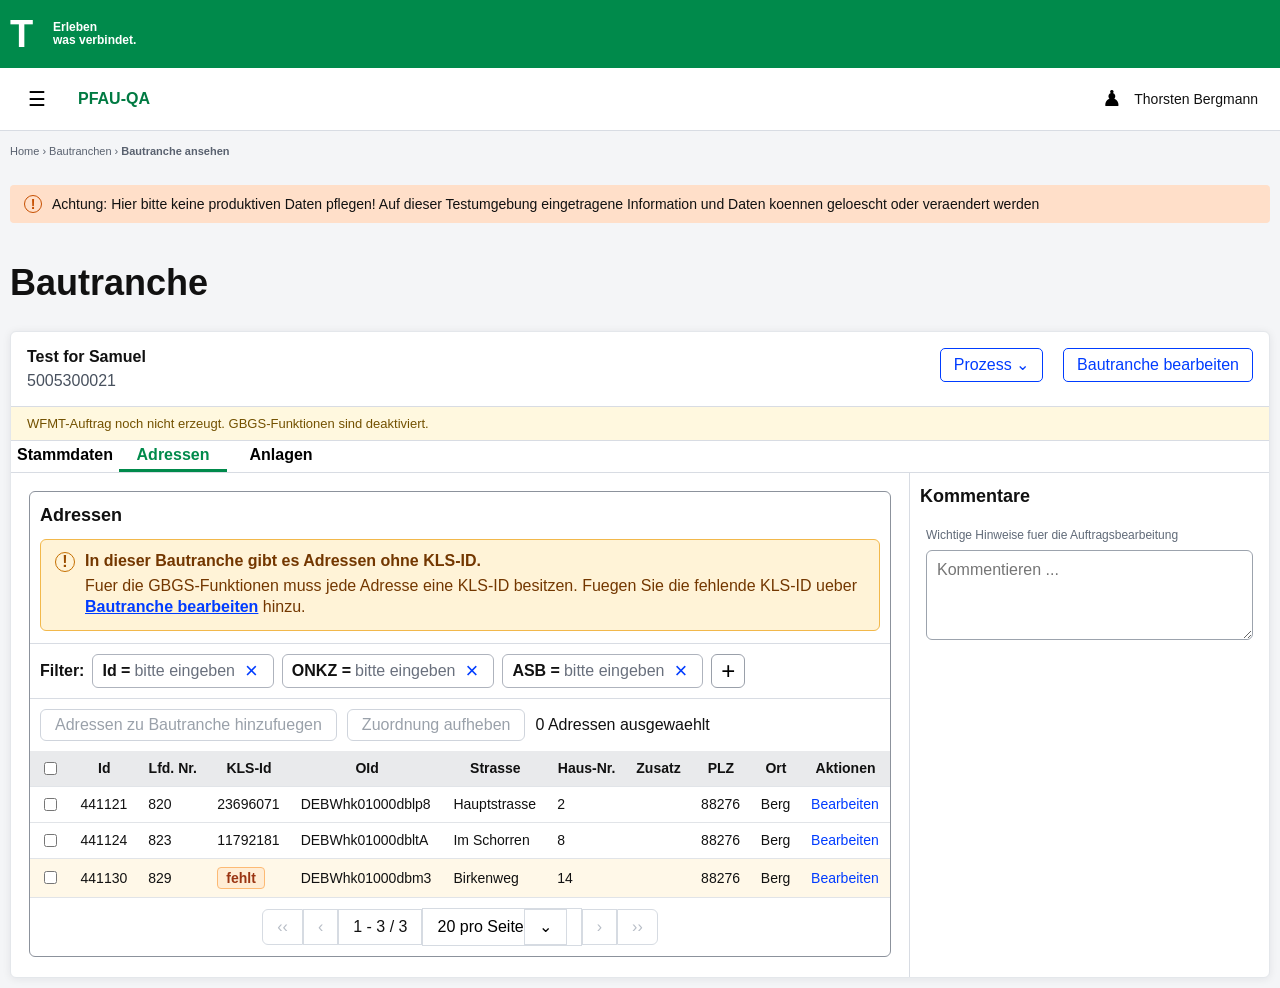
<file: gbgs-mock/pfau-gbgs-klickdummy-self-contained.html>
<!doctype html>
<html lang="de">
<head>
  <meta charset="utf-8">
  <meta name="viewport" content="width=device-width, initial-scale=1">
  <title>Pfau QA - GBGS-Funktionen Klickdummy</title>
  <style>
:root {
  --brand-green: #008a4b;
  --brand-green-dark: #007a42;
  --magenta: #e20074;
  --blue: #003cff;
  --ink: #111;
  --muted: #5c6673;
  --line: #d8dce3;
  --soft: #f5f6f8;
  --panel: #fff;
  --warning: #ffdfc9;
  --shadow: 0 12px 36px rgba(23, 32, 42, 0.18);
}

* {
  box-sizing: border-box;
}

[hidden] {
  display: none !important;
}

body {
  margin: 0;
  color: var(--ink);
  background: #f4f5f7;
  font-family: Arial, Helvetica, sans-serif;
}

button,
input,
select,
textarea {
  font: inherit;
}

.brand-bar {
  height: 68px;
  display: flex;
  align-items: center;
  gap: 12px;
  padding: 0 10px;
  color: #fff;
  background: var(--brand-green);
}

.brand-mark {
  width: 31px;
  font-size: 38px;
  font-weight: 800;
  line-height: 1;
}

.brand-copy {
  font-size: 12px;
  font-weight: 700;
  line-height: 1.05;
}

.app-bar {
  height: 63px;
  display: flex;
  align-items: center;
  gap: 26px;
  padding: 0 22px;
  border-bottom: 1px solid var(--line);
  background: #fff;
}

.menu-button,
.link-button {
  border: 0;
  background: transparent;
  cursor: pointer;
}

.menu-button {
  font-size: 20px;
}

.app-bar strong {
  color: var(--brand-green-dark);
}

.user-box {
  margin-left: auto;
  display: flex;
  align-items: center;
  gap: 12px;
  font-size: 14px;
}

.user-icon {
  color: #000;
  font-size: 22px;
}

.page-shell {
  padding: 10px;
}

.breadcrumb {
  color: #59616f;
  font-size: 11px;
  margin: 4px 0 28px;
}

.env-warning {
  display: flex;
  align-items: center;
  gap: 10px;
  min-height: 38px;
  padding: 0 14px;
  border-radius: 4px;
  background: var(--warning);
  font-size: 14px;
}

.env-warning span {
  width: 18px;
  height: 18px;
  display: inline-grid;
  place-items: center;
  color: #c64f00;
  border: 1px solid #c64f00;
  border-radius: 50%;
  font-weight: 700;
}

h1 {
  margin: 40px 0 28px;
  font-size: 36px;
  line-height: 1.1;
}

.tranche-card {
  overflow: visible;
  background: var(--panel);
  border: 1px solid #e4e7eb;
  border-radius: 6px;
  box-shadow: 0 1px 8px rgba(17, 24, 39, 0.08);
}

.tranche-header {
  min-height: 70px;
  display: flex;
  justify-content: space-between;
  gap: 18px;
  padding: 16px;
  border-bottom: 1px solid var(--line);
}

.tranche-header p {
  margin: 6px 0 0;
  color: #48515e;
}

.process-actions {
  display: flex;
  align-items: flex-start;
  gap: 20px;
}

.process-menu-wrap {
  position: relative;
}

.process-button {
  min-height: 34px;
  padding: 0 13px;
  color: var(--blue);
  background: white;
  border: 1px solid var(--blue);
  border-radius: 5px;
  cursor: pointer;
}

.process-menu {
  position: absolute;
  top: 33px;
  right: -49px;
  width: 220px;
  padding: 8px 0;
  background: white;
  border: 1px solid #e0e3e8;
  border-radius: 8px;
  box-shadow: var(--shadow);
  z-index: 4;
}

.process-menu::before {
  content: "";
  position: absolute;
  top: -8px;
  right: 82px;
  width: 14px;
  height: 14px;
  background: white;
  border-left: 1px solid #e0e3e8;
  border-top: 1px solid #e0e3e8;
  transform: rotate(45deg);
}

.process-menu button {
  width: 100%;
  min-height: 40px;
  padding: 0 18px;
  text-align: left;
  border: 0;
  background: white;
  cursor: pointer;
}

.process-menu button:hover:not(:disabled) {
  background: #f2f6ff;
  color: var(--blue);
}

.process-menu .disabled,
.process-menu button:disabled {
  color: #9aa1aa;
  cursor: not-allowed;
}

.link-button {
  min-height: 34px;
  color: var(--blue);
}

.edit-tranche-button {
  min-height: 34px;
  padding: 0 13px;
  color: var(--blue);
  background: white;
  border: 1px solid var(--blue);
  border-radius: 5px;
  cursor: pointer;
}

.wfmt-status {
  padding: 9px 16px;
  color: #735100;
  background: #fff8df;
  border-bottom: 1px solid var(--line);
  font-size: 13px;
}

.wfmt-status.ready {
  color: #0b6b3a;
  background: #e7f6ee;
}

.tabs {
  height: 32px;
  display: flex;
  border-bottom: 1px solid var(--line);
}

.tabs button {
  min-width: 108px;
  border: 0;
  border-bottom: 3px solid transparent;
  background: white;
  cursor: pointer;
  font-weight: 600;
}

.tabs .active {
  color: var(--brand-green);
  border-color: var(--brand-green);
}

.content-grid {
  display: grid;
  grid-template-columns: minmax(760px, 1fr) 360px;
}

.address-panel {
  margin: 18px 18px 20px;
  border: 1px solid #8c929c;
  border-radius: 6px;
  overflow: hidden;
}

.address-panel h2,
.comments h2 {
  margin: 0;
  padding: 13px 10px;
  font-size: 18px;
}

.kls-warning {
  display: flex;
  align-items: flex-start;
  gap: 10px;
  margin: 0 10px 12px;
  padding: 12px 14px;
  color: #733700;
  background: #fff3d7;
  border: 1px solid #f2b84b;
  border-radius: 6px;
}

.kls-warning > span {
  width: 20px;
  height: 20px;
  display: inline-grid;
  place-items: center;
  flex: 0 0 20px;
  color: #9a4d00;
  border: 1px solid #c56f00;
  border-radius: 50%;
  font-weight: 700;
}

.kls-warning p {
  margin: 5px 0 0;
  line-height: 1.35;
}

.kls-warning button {
  padding: 0;
  color: var(--blue);
  background: transparent;
  border: 0;
  cursor: pointer;
  font-weight: 700;
  text-decoration: underline;
}

.filter-row {
  min-height: 54px;
  display: flex;
  align-items: center;
  gap: 8px;
  padding: 10px;
  border-top: 1px solid var(--line);
  border-bottom: 1px solid var(--line);
  flex-wrap: wrap;
}

.filter-chip {
  height: 34px;
  display: inline-flex;
  align-items: center;
  gap: 4px;
  padding: 0 9px;
  color: #69707d;
  border: 1px solid #aeb3bd;
  border-radius: 6px;
  background: white;
}

.filter-chip b {
  color: #111;
}

.filter-chip button,
.icon-button,
.close-button {
  border: 0;
  background: transparent;
  cursor: pointer;
}

.filter-chip button {
  color: var(--blue);
  font-size: 22px;
  line-height: 1;
}

.icon-button {
  width: 34px;
  height: 34px;
  border: 1px solid #9aa0aa;
  border-radius: 6px;
  font-size: 24px;
  line-height: 1;
}

.table-toolbar {
  display: flex;
  align-items: center;
  gap: 10px;
  padding: 10px;
}

.table-toolbar button {
  min-height: 32px;
  padding: 0 14px;
  border: 1px solid #cfd4dc;
  border-radius: 6px;
  background: white;
  color: #9aa1aa;
}

.table-scroll {
  overflow-x: auto;
}

.address-table,
.kls-table {
  width: 100%;
  border-collapse: collapse;
  font-size: 14px;
}

.address-table th,
.address-table td,
.kls-table th,
.kls-table td {
  padding: 8px 10px;
  border-bottom: 1px solid #e1e4e8;
  white-space: nowrap;
}

.address-table th,
.kls-table th {
  background: #e9eaec;
  font-weight: 700;
}

.address-table a {
  color: var(--blue);
  text-decoration: none;
}

.missing-kls-row td {
  background: #fff8e8;
}

.missing-kls {
  display: inline-flex;
  min-height: 22px;
  align-items: center;
  padding: 0 8px;
  color: #9a3412;
  background: #ffedd5;
  border: 1px solid #fdba74;
  border-radius: 4px;
  font-weight: 700;
}

.pager {
  min-height: 58px;
  display: flex;
  justify-content: center;
  align-items: center;
  gap: 0;
  padding: 10px;
}

.pager button,
.pager span {
  min-height: 36px;
  padding: 0 14px;
  border: 1px solid #d6dbe2;
  background: white;
  display: inline-flex;
  align-items: center;
}

.pager button:first-child {
  border-radius: 6px 0 0 6px;
}

.pager button:last-child {
  border-radius: 0 6px 6px 0;
}

.pager button:disabled {
  color: #b7bdc6;
}

.comments {
  border-left: 1px solid var(--line);
}

.comments label {
  display: block;
  margin: 8px 16px;
  color: #606a78;
  font-size: 12px;
}

.comments textarea {
  width: calc(100% - 32px);
  min-height: 90px;
  margin: 0 16px 20px;
  padding: 10px;
  border: 1px solid #9ca3ad;
  border-radius: 6px;
  resize: vertical;
}

.modal-backdrop {
  position: fixed;
  inset: 0;
  display: grid;
  place-items: center;
  padding: 24px;
  background: rgba(17, 24, 39, 0.38);
  z-index: 10;
}

.modal {
  width: min(940px, 100%);
  max-height: min(860px, calc(100vh - 48px));
  overflow: auto;
  background: white;
  border: 1px solid #d5d9e0;
  border-radius: 8px;
  box-shadow: var(--shadow);
}

.choice-modal {
  width: min(980px, 100%);
}

.modal-head {
  display: flex;
  justify-content: space-between;
  gap: 18px;
  padding: 20px 22px;
  border-bottom: 1px solid var(--line);
}

.modal-head h2 {
  margin: 2px 0 0;
  font-size: 24px;
}

.modal-kicker {
  margin: 0;
  color: var(--magenta);
  font-size: 13px;
  font-weight: 700;
  text-transform: uppercase;
}

.close-button {
  width: 36px;
  height: 36px;
  border: 1px solid #aeb3bd;
  border-radius: 6px;
  font-size: 24px;
  line-height: 1;
}

.choice-grid {
  display: grid;
  grid-template-columns: repeat(3, minmax(0, 1fr));
  gap: 14px;
  padding: 22px;
}

.choice-tile {
  min-height: 138px;
  padding: 18px;
  text-align: left;
  background: var(--soft);
  border: 1px solid #cbd0d8;
  border-radius: 8px;
  cursor: pointer;
}

.choice-tile:hover {
  border-color: var(--brand-green);
  background: #f2fbf6;
}

.choice-tile strong,
.choice-tile span {
  display: block;
}

.choice-tile strong {
  margin-bottom: 12px;
  font-size: 18px;
}

.choice-tile span,
.hint {
  color: #4c5564;
  line-height: 1.45;
}

.wizard-form {
  padding: 22px;
}

.form-grid,
.kls-intro {
  display: grid;
  grid-template-columns: repeat(2, minmax(0, 1fr));
  gap: 16px;
}

.form-grid label,
.kls-intro label {
  display: grid;
  gap: 7px;
  color: #303846;
  font-weight: 700;
}

.form-grid input,
.form-grid select,
.kls-intro input,
.kls-intro select {
  width: 100%;
  min-height: 40px;
  padding: 8px 10px;
  border: 1px solid #aeb3bd;
  border-radius: 6px;
  background: white;
  color: #151a22;
}

.form-grid input[readonly],
.kls-intro input[readonly] {
  background: #f1f3f6;
  color: #5b6471;
}

.id-explainer {
  margin-top: 16px;
  padding: 14px;
  border: 1px solid #cbd0d8;
  border-radius: 8px;
  background: #fbfcfd;
}

.id-explainer p {
  margin: 10px 0 0;
}

.id-format {
  margin-top: 10px;
  font-family: Consolas, "Courier New", monospace;
  font-size: 22px;
  font-weight: 800;
  letter-spacing: 0;
}

.contract-part {
  color: #168244;
}

.section-part {
  color: #d71920;
}

.tech-part {
  color: #064fd6;
}

.id-legend {
  display: grid;
  grid-template-columns: repeat(3, minmax(0, 1fr));
  gap: 8px;
  margin-top: 12px;
  color: #48515f;
  font-size: 13px;
}

.id-legend span {
  display: flex;
  gap: 7px;
  align-items: flex-start;
}

.id-legend i {
  width: 12px;
  height: 12px;
  flex: 0 0 12px;
  margin-top: 2px;
  border-radius: 2px;
}

.contract-swatch {
  background: #168244;
}

.section-swatch {
  background: #d71920;
}

.tech-swatch {
  background: #064fd6;
}

.validation-message {
  padding: 10px 12px;
  border-radius: 6px;
  background: #fde8e8;
  color: #9b1c1c;
}

.kls-modal {
  width: min(820px, 100%);
}

.delta-modal {
  width: min(1180px, 100%);
}

.kls-intro,
.kls-modal .hint,
.kls-table {
  margin: 18px 22px 0;
}

.delta-body {
  padding: 18px 22px 0;
}

.delta-summary {
  display: grid;
  grid-template-columns: repeat(4, minmax(0, 1fr));
  gap: 10px;
}

.delta-summary > div {
  min-height: 78px;
  padding: 12px;
  border: 1px solid #d5d9e0;
  border-radius: 6px;
  background: #f8fafc;
}

.delta-summary strong,
.delta-summary span {
  display: block;
}

.delta-summary span {
  margin-top: 10px;
  font-size: 22px;
  font-weight: 800;
}

.delta-summary .delta-critical {
  color: #9f1239;
  background: #fff1f2;
  border-color: #fecdd3;
}

.completion-banner {
  margin-top: 14px;
  padding: 12px 14px;
  color: #7c2d12;
  background: #ffedd5;
  border: 1px solid #fdba74;
  border-radius: 6px;
  font-weight: 700;
}

.completion-banner.ready {
  color: #14532d;
  background: #dcfce7;
  border-color: #86efac;
}

.delta-actions {
  display: flex;
  align-items: center;
  gap: 14px;
  margin: 14px 0;
}

.delta-actions span {
  color: #5b6471;
}

.delta-body h3 {
  margin: 18px 0 10px;
  font-size: 18px;
}

.delta-table {
  width: 100%;
  border-collapse: collapse;
  font-size: 13px;
}

.delta-table th,
.delta-table td {
  padding: 8px 10px;
  border-bottom: 1px solid #e1e4e8;
  text-align: left;
  vertical-align: top;
}

.delta-table th {
  background: #e9eaec;
  font-weight: 700;
}

.status-pill {
  display: inline-flex;
  min-height: 22px;
  align-items: center;
  padding: 0 8px;
  border-radius: 999px;
  font-size: 12px;
  font-weight: 700;
}

.status-open {
  color: #9f1239;
  background: #ffe4e6;
}

.status-progress {
  color: #854d0e;
  background: #fef3c7;
}

.status-accepted,
.status-done {
  color: #166534;
  background: #dcfce7;
}

.table-action {
  min-height: 28px;
  padding: 0 10px;
  color: var(--blue);
  background: white;
  border: 1px solid var(--blue);
  border-radius: 5px;
  cursor: pointer;
}

.resolution-panel {
  margin-top: 16px;
  padding: 14px;
  border: 1px solid #cbd0d8;
  border-radius: 6px;
  background: #fbfcfd;
}

.resolution-panel p {
  margin: 8px 0 0;
  color: #4b5563;
}

.wizard-footer {
  display: flex;
  justify-content: flex-end;
  gap: 10px;
  margin-top: 22px;
  padding: 16px 22px 22px;
  border-top: 1px solid var(--line);
}

.wizard-form .wizard-footer {
  margin-left: -22px;
  margin-right: -22px;
  margin-bottom: -22px;
}

.primary,
.secondary {
  min-height: 40px;
  padding: 0 18px;
  border-radius: 6px;
  cursor: pointer;
}

.primary {
  border: 1px solid var(--magenta);
  background: var(--magenta);
  color: white;
  font-weight: 700;
}

.secondary {
  border: 1px solid #aeb3bd;
  background: white;
  color: #1c2430;
}

.toast {
  position: fixed;
  right: 24px;
  bottom: 24px;
  max-width: 420px;
  padding: 13px 16px;
  color: white;
  background: #1f7a48;
  border-radius: 8px;
  box-shadow: var(--shadow);
  z-index: 20;
}

@media (max-width: 980px) {
  .content-grid {
    grid-template-columns: 1fr;
  }

  .comments {
    border-left: 0;
    border-top: 1px solid var(--line);
  }

  .form-grid,
  .kls-intro,
  .choice-grid,
  .id-legend,
  .delta-summary {
    grid-template-columns: 1fr;
  }
}

  </style>
</head>
<body>
  <header class="brand-bar">
    <div class="brand-mark">T</div>
    <div class="brand-copy">Erleben<br>was verbindet.</div>
  </header>

  <nav class="app-bar" aria-label="App Navigation">
    <button class="menu-button" type="button" aria-label="Menue">☰</button>
    <strong>PFAU-QA</strong>
    <div class="user-box" aria-label="Angemeldeter Nutzer">
      <span class="user-icon" aria-hidden="true">♟</span>
      <span>Thorsten Bergmann</span>
    </div>
  </nav>

  <main class="page-shell">
    <div class="breadcrumb">Home › Bautranchen › <strong>Bautranche ansehen</strong></div>

    <div class="env-warning" role="status">
      <span aria-hidden="true">!</span>
      Achtung: Hier bitte keine produktiven Daten pflegen! Auf dieser Testumgebung eingetragene Information und Daten koennen geloescht oder veraendert werden
    </div>

    <h1>Bautranche</h1>

    <section class="tranche-card">
      <header class="tranche-header">
        <div>
          <strong>Test for Samuel</strong>
          <p>5005300021</p>
        </div>
        <div class="process-actions">
          <div class="process-menu-wrap">
            <button class="process-button" type="button" data-process-toggle>
              Prozess <span aria-hidden="true">⌄</span>
            </button>
            <div class="process-menu" hidden data-process-menu>
              <button type="button" data-create-wfmt>WFMT-Auftrag erzeugen</button>
              <button class="disabled" type="button" data-open-gbgs disabled title="GBGS-Funktionen sind erst verfuegbar, nachdem der WFMT-Auftrag erzeugt wurde.">GBGS-Funktionen</button>
            </div>
          </div>
          <button class="edit-tranche-button" type="button" data-edit-tranche>Bautranche bearbeiten</button>
        </div>
      </header>

      <div class="wfmt-status" data-wfmt-status>
        WFMT-Auftrag noch nicht erzeugt. GBGS-Funktionen sind deaktiviert.
      </div>

      <nav class="tabs" aria-label="Bautranchenbereiche">
        <button type="button">Stammdaten</button>
        <button class="active" type="button">Adressen</button>
        <button type="button">Anlagen</button>
      </nav>

      <section class="content-grid">
        <section class="address-panel" aria-label="Adressen">
          <h2>Adressen</h2>
          <div class="kls-warning" role="alert">
            <span aria-hidden="true">!</span>
            <div>
              <strong>In dieser Bautranche gibt es Adressen ohne KLS-ID.</strong>
              <p>Fuer die GBGS-Funktionen muss jede Adresse eine KLS-ID besitzen. Fuegen Sie die fehlende KLS-ID ueber <button type="button" data-edit-tranche>Bautranche bearbeiten</button> hinzu.</p>
            </div>
          </div>
          <div class="filter-row">
            <strong>Filter:</strong>
            <span class="filter-chip"><b>Id =</b> bitte eingeben <button type="button" aria-label="Filter Id entfernen">×</button></span>
            <span class="filter-chip"><b>ONKZ =</b> bitte eingeben <button type="button" aria-label="Filter ONKZ entfernen">×</button></span>
            <span class="filter-chip"><b>ASB =</b> bitte eingeben <button type="button" aria-label="Filter ASB entfernen">×</button></span>
            <button class="icon-button" type="button" aria-label="Filter hinzufuegen">+</button>
          </div>

          <div class="table-toolbar">
            <button type="button" disabled>Adressen zu Bautranche hinzufuegen</button>
            <button type="button" disabled>Zuordnung aufheben</button>
            <span>0 Adressen ausgewaehlt</span>
          </div>

          <div class="table-scroll">
            <table class="address-table">
              <thead>
                <tr>
                  <th><input type="checkbox" aria-label="Alle Adressen auswaehlen"></th>
                  <th>Id</th>
                  <th>Lfd. Nr.</th>
                  <th>KLS-Id</th>
                  <th>OId</th>
                  <th>Strasse</th>
                  <th>Haus-Nr.</th>
                  <th>Zusatz</th>
                  <th>PLZ</th>
                  <th>Ort</th>
                  <th>Aktionen</th>
                </tr>
              </thead>
              <tbody>
                <tr>
                  <td><input type="checkbox" aria-label="Adresse 441121 auswaehlen"></td>
                  <td>441121</td>
                  <td>820</td>
                  <td>23696071</td>
                  <td>DEBWhk01000dblp8</td>
                  <td>Hauptstrasse</td>
                  <td>2</td>
                  <td></td>
                  <td>88276</td>
                  <td>Berg</td>
                  <td><a href="#">Bearbeiten</a></td>
                </tr>
                <tr>
                  <td><input type="checkbox" aria-label="Adresse 441124 auswaehlen"></td>
                  <td>441124</td>
                  <td>823</td>
                  <td>11792181</td>
                  <td>DEBWhk01000dbltA</td>
                  <td>Im Schorren</td>
                  <td>8</td>
                  <td></td>
                  <td>88276</td>
                  <td>Berg</td>
                  <td><a href="#">Bearbeiten</a></td>
                </tr>
                <tr class="missing-kls-row">
                  <td><input type="checkbox" aria-label="Adresse 441130 auswaehlen"></td>
                  <td>441130</td>
                  <td>829</td>
                  <td><span class="missing-kls">fehlt</span></td>
                  <td>DEBWhk01000dbm3</td>
                  <td>Birkenweg</td>
                  <td>14</td>
                  <td></td>
                  <td>88276</td>
                  <td>Berg</td>
                  <td><a href="#">Bearbeiten</a></td>
                </tr>
              </tbody>
            </table>
          </div>

          <footer class="pager" aria-label="Seitennavigation">
            <button type="button" disabled>‹‹</button>
            <button type="button" disabled>‹</button>
            <span>1 - 3 / 3</span>
            <button type="button">20 pro Seite <span aria-hidden="true">⌄</span></button>
            <button type="button" disabled>›</button>
            <button type="button" disabled>››</button>
          </footer>
        </section>

        <aside class="comments">
          <h2>Kommentare</h2>
          <label for="comment">Wichtige Hinweise fuer die Auftragsbearbeitung</label>
          <textarea id="comment" placeholder="Kommentieren ..."></textarea>
        </aside>
      </section>
    </section>
  </main>

  <div class="modal-backdrop" hidden data-choice-backdrop>
    <section class="modal choice-modal" role="dialog" aria-modal="true" aria-labelledby="choice-title">
      <div class="modal-head">
        <div>
          <p class="modal-kicker">GBGS-Funktionen</p>
          <h2 id="choice-title">Funktion auswaehlen</h2>
        </div>
        <button class="close-button" type="button" aria-label="Dialog schliessen" data-close-choice>×</button>
      </div>
      <div class="choice-grid">
        <button class="choice-tile" type="button" data-start-area>
          <strong>Gebietsdaten fuer Adressabgleich erfassen</strong>
          <span>Reduzierte Gebietsdaten erfassen und Gebiets-ID je Ausbautreiber validieren.</span>
        </button>
        <button class="choice-tile" type="button" data-start-kls>
          <strong>KLS-BT-Liste fuer PST vorschlagen</strong>
          <span>KLS aus der aktuellen Bautranche als Vorschlagsliste fuer PST bereitstellen.</span>
        </button>
        <button class="choice-tile" type="button" data-start-delta>
          <strong>KLS-Abgleich mit GBGS pruefen</strong>
          <span>BT-KLS als Master gegen GBGS-KLS vergleichen und Deltas bearbeiten.</span>
        </button>
      </div>
    </section>
  </div>

  <div class="modal-backdrop" hidden data-area-backdrop>
    <section class="modal area-modal" role="dialog" aria-modal="true" aria-labelledby="area-title">
      <div class="modal-head">
        <div>
          <p class="modal-kicker">Adressabgleich Pfau GBGS</p>
          <h2 id="area-title">Gebietsdaten erfassen</h2>
        </div>
        <button class="close-button" type="button" aria-label="Dialog schliessen" data-close-area>×</button>
      </div>
      <form class="wizard-form" data-area-form>
        <div class="form-grid">
          <label>Ausbautreiber / Gebietstyp
            <select name="areaType" data-area-type required>
              <option value="bemo" selected>Betreibermodell</option>
              <option value="dl">Deckungsluecke</option>
              <option value="gfp">GlasfaserPlus</option>
            </select>
          </label>
          <label>Gebiets-ID
            <input name="areaId" data-area-id value="BEMO_1312200021" required>
          </label>
          <label>Beginn Vorvermarktung
            <input name="vvmStart" type="date" required>
          </label>
          <label>Ende Vorvermarktung
            <input name="vvmEnd" type="date" required>
          </label>
          <label>Beginn Ausbau
            <input name="buildStart" type="date" required>
          </label>
          <label>Ende Ausbau
            <input name="buildEnd" type="date" required>
          </label>
        </div>

        <div class="id-explainer" data-rule-box>
          <strong data-rule-title>Gebiets-ID-Regel Betreibermodell</strong>
          <p data-rule-text>Format: BEMO_&lt;10-stellige Vertragsnummer&gt;, zum Beispiel BEMO_1312200021.</p>
          <div class="id-format" data-bemo-format>
            <span>BEMO_</span><span class="contract-part">13122</span><span class="section-part">0002</span><span class="tech-part">1</span>
          </div>
          <div class="id-legend" data-bemo-legend>
            <span><i class="contract-swatch"></i>Vertrag bzw. Untervertrag</span>
            <span><i class="section-swatch"></i>Fortlaufende Nummer Bauabschnitt/Ausbaugebiet/Bautranche</span>
            <span><i class="tech-swatch"></i>Beauftragte Technikvariante</span>
          </div>
        </div>

        <p class="validation-message" hidden data-validation-message></p>

        <div class="wizard-footer">
          <button class="secondary" type="button" data-close-area>Abbrechen</button>
          <button class="primary" type="submit">Speichern</button>
        </div>
      </form>
    </section>
  </div>

  <div class="modal-backdrop" hidden data-kls-backdrop>
    <section class="modal kls-modal" role="dialog" aria-modal="true" aria-labelledby="kls-title">
      <div class="modal-head">
        <div>
          <p class="modal-kicker">PST-Vorbereitung</p>
          <h2 id="kls-title">KLS-BT-Liste fuer PST vorschlagen</h2>
        </div>
        <button class="close-button" type="button" aria-label="Dialog schliessen" data-close-kls>×</button>
      </div>
      <div class="kls-intro">
        <label>Bautranche
          <input value="5005300021 - Test for Samuel" readonly>
        </label>
        <label>Exportformat
          <select>
            <option selected>CSV</option>
            <option>XLSX</option>
          </select>
        </label>
      </div>
      <p class="hint">Pfau erzeugt nur den KLS-Anteil aus der Bautranche. Die echte Liste 1 wird anschliessend in PST erzeugt.</p>
      <table class="kls-table">
        <thead>
          <tr>
            <th>KLS-ID</th>
            <th>Bautranche</th>
            <th>Gebiets-ID</th>
            <th>Quelle</th>
          </tr>
        </thead>
        <tbody>
          <tr>
            <td>23696071</td>
            <td>5005300021</td>
            <td data-kls-area-id>BEMO_1312200021</td>
            <td>Pfau</td>
          </tr>
          <tr>
            <td>11792181</td>
            <td>5005300021</td>
            <td data-kls-area-id>BEMO_1312200021</td>
            <td>Pfau</td>
          </tr>
        </tbody>
      </table>
      <div class="wizard-footer">
        <button class="secondary" type="button" data-close-kls>Abbrechen</button>
        <button class="primary" type="button" data-kls-export>KLS-BT-Liste exportieren</button>
      </div>
    </section>
  </div>

  <div class="modal-backdrop" hidden data-delta-backdrop>
    <section class="modal delta-modal" role="dialog" aria-modal="true" aria-labelledby="delta-title">
      <div class="modal-head">
        <div>
          <p class="modal-kicker">Adressabgleich Pfau GBGS</p>
          <h2 id="delta-title">KLS-Abgleich mit GBGS pruefen</h2>
        </div>
        <button class="close-button" type="button" aria-label="Dialog schliessen" data-close-delta>Ã—</button>
      </div>

      <div class="delta-body">
        <div class="delta-summary">
          <div>
            <strong>Master Bautranche</strong>
            <span>3 KLS</span>
          </div>
          <div>
            <strong>Slave GBGS</strong>
            <span>3 KLS</span>
          </div>
          <div class="delta-critical">
            <strong>Blockierende Deltas</strong>
            <span data-blocking-count>2</span>
          </div>
          <div>
            <strong>Nicht zugeordnet</strong>
            <span>2 Vertrags-KLS</span>
          </div>
        </div>

        <div class="completion-banner" data-completion-banner>
          Bautranche noch nicht abschlussfaehig: offene Deltas, nicht zugeordnete Vertrags-KLS und eine Adresse ohne KLS-ID muessen geklaert werden.
        </div>

        <div class="delta-actions">
          <button class="secondary" type="button" data-run-reconcile>GBGS-Abgleich erneut starten</button>
          <span data-last-run>Letzter Abgleich: 19.06.2026, 08:15 Uhr</span>
        </div>

        <h3>Aktuelle Deltas</h3>
        <div class="table-scroll">
          <table class="delta-table">
            <thead>
              <tr>
                <th>Delta</th>
                <th>KLS-ID</th>
                <th>Abweichung</th>
                <th>Kategorie</th>
                <th>Owner</th>
                <th>Status</th>
                <th>Loesungsvorschlag</th>
                <th>Aktion</th>
              </tr>
            </thead>
            <tbody>
              <tr data-delta-row>
                <td>DELTA-001</td>
                <td>44113099</td>
                <td>BT-KLS fehlt in GBGS</td>
                <td>BT_FEHLT_IN_GBGS</td>
                <td>GBGS-Fachbearbeitung</td>
                <td><span class="status-pill status-open" data-delta-status>Offen</span></td>
                <td>KLS im GBGS-Gebiet ergaenzen oder begruendet ausschliessen.</td>
                <td><button class="table-action" type="button" data-resolve-delta>Loesen</button></td>
              </tr>
              <tr>
                <td>DELTA-002</td>
                <td>23696099</td>
                <td>GBGS enthaelt neue KLS</td>
                <td>GBGS_NEUE_KLS</td>
                <td>GBGS-Fachbearbeitung</td>
                <td><span class="status-pill status-progress">In Klaerung</span></td>
                <td>Herkunft pruefen; falls falsch, KLS aus GBGS entfernen.</td>
                <td><button class="table-action" type="button">Bearbeiten</button></td>
              </tr>
              <tr>
                <td>DELTA-003</td>
                <td>11792181</td>
                <td>Metadaten weichen ab</td>
                <td>METADATEN_ABWEICHEND</td>
                <td>Datenqualitaet</td>
                <td><span class="status-pill status-accepted">Akzeptiert</span></td>
                <td>Abweichung dokumentiert und fachlich freigegeben.</td>
                <td><button class="table-action" type="button">Details</button></td>
              </tr>
            </tbody>
          </table>
        </div>

        <h3>Nicht zugeordnete Vertrags-KLS</h3>
        <div class="table-scroll">
          <table class="delta-table">
            <thead>
              <tr>
                <th>KLS-ID</th>
                <th>Vertrag</th>
                <th>Adresshinweis</th>
                <th>Grund</th>
                <th>Empfohlene Aktion</th>
              </tr>
            </thead>
            <tbody>
              <tr>
                <td>99110001</td>
                <td>13122</td>
                <td>Berg, Ahornweg</td>
                <td>Noch keiner Bautranche zugeordnet</td>
                <td>Bautranchierung pruefen und KLS einer Bautranche zuordnen.</td>
              </tr>
              <tr>
                <td>99110002</td>
                <td>13122</td>
                <td>Berg, Finkenstrasse</td>
                <td>Keine GBGS-Referenz vorhanden</td>
                <td>Vertrags-/KLS-Stammdaten pruefen.</td>
              </tr>
            </tbody>
          </table>
        </div>

        <div class="resolution-panel">
          <strong>Aufloesungsworkflow fuer DELTA-001</strong>
          <p>Fachlicher Grund: Die Bautranche ist Master und enthaelt die KLS 44113099. GBGS enthaelt diese KLS noch nicht.</p>
          <p>Vorschlag: GBGS-Gebiet korrigieren, erneuten Abgleich starten und Delta danach final schliessen.</p>
        </div>
      </div>

      <div class="wizard-footer">
        <button class="secondary" type="button" data-close-delta>Schliessen</button>
        <button class="primary" type="button" disabled data-complete-tranche>Bautranche abschliessen</button>
      </div>
    </section>
  </div>

  <div class="toast" hidden data-toast></div>

  <script>
const processToggle = document.querySelector("[data-process-toggle]");
const processMenu = document.querySelector("[data-process-menu]");
const createWfmtButton = document.querySelector("[data-create-wfmt]");
const openGbgsButton = document.querySelector("[data-open-gbgs]");
const editTrancheButtons = document.querySelectorAll("[data-edit-tranche]");
const wfmtStatus = document.querySelector("[data-wfmt-status]");
const choiceBackdrop = document.querySelector("[data-choice-backdrop]");
const areaBackdrop = document.querySelector("[data-area-backdrop]");
const klsBackdrop = document.querySelector("[data-kls-backdrop]");
const deltaBackdrop = document.querySelector("[data-delta-backdrop]");
const areaForm = document.querySelector("[data-area-form]");
const areaType = document.querySelector("[data-area-type]");
const areaId = document.querySelector("[data-area-id]");
const ruleTitle = document.querySelector("[data-rule-title]");
const ruleText = document.querySelector("[data-rule-text]");
const bemoFormat = document.querySelector("[data-bemo-format]");
const bemoLegend = document.querySelector("[data-bemo-legend]");
const validationMessage = document.querySelector("[data-validation-message]");
const blockingCount = document.querySelector("[data-blocking-count]");
const completionBanner = document.querySelector("[data-completion-banner]");
const completeTrancheButton = document.querySelector("[data-complete-tranche]");
const lastRun = document.querySelector("[data-last-run]");
const toast = document.querySelector("[data-toast]");
let wfmtCreated = false;
let savedAreaId = "BEMO_1312200021";

const rules = {
  bemo: {
    title: "Gebiets-ID-Regel Betreibermodell",
    text: "Format: BEMO_<10-stellige Vertragsnummer>, zum Beispiel BEMO_1312200021.",
    example: "BEMO_1312200021",
    pattern: /^BEMO_[0-9]{10}$/
  },
  dl: {
    title: "Gebiets-ID-Regel Deckungsluecke",
    text: "Format: DL_<Regel gemaess Fachvorgabe>. Die Detailregel ist fachlich noch zu bestaetigen.",
    example: "DL_5005300021",
    pattern: /^DL_.+/
  },
  gfp: {
    title: "Gebiets-ID-Regel GlasfaserPlus",
    text: "Format: GFP_<Regel gemaess Fachvorgabe>. Die Detailregel ist fachlich noch zu bestaetigen.",
    example: "GFP_5005300021",
    pattern: /^GFP_.+/
  }
};

function show(element) {
  element.hidden = false;
}

function hide(element) {
  element.hidden = true;
}

function showToast(message) {
  toast.textContent = message;
  show(toast);
  window.setTimeout(() => hide(toast), 3200);
}

function setWfmtCreated(value) {
  wfmtCreated = value;
  openGbgsButton.disabled = !value;
  openGbgsButton.classList.toggle("disabled", !value);
  createWfmtButton.textContent = value ? "WFMT-Auftrag erzeugt" : "WFMT-Auftrag erzeugen";
  createWfmtButton.disabled = value;
  wfmtStatus.classList.toggle("ready", value);
  wfmtStatus.textContent = value
    ? "WFMT-Auftrag erzeugt. GBGS-Funktionen sind jetzt aktiv."
    : "WFMT-Auftrag noch nicht erzeugt. GBGS-Funktionen sind deaktiviert.";
}

function updateRule() {
  const rule = rules[areaType.value];
  ruleTitle.textContent = rule.title;
  ruleText.textContent = rule.text;
  areaId.value = rule.example;
  const showBemo = areaType.value === "bemo";
  bemoFormat.hidden = !showBemo;
  bemoLegend.hidden = !showBemo;
  hide(validationMessage);
}

function validateAreaId() {
  const rule = rules[areaType.value];
  const valid = rule.pattern.test(areaId.value.trim());
  validationMessage.hidden = valid;
  if (!valid) {
    validationMessage.textContent = `Die Gebiets-ID passt nicht zur Regel: ${rule.text}`;
  }
  return valid;
}

function closeAllModals() {
  hide(choiceBackdrop);
  hide(areaBackdrop);
  hide(klsBackdrop);
  hide(deltaBackdrop);
}

processToggle.addEventListener("click", () => {
  processMenu.hidden = !processMenu.hidden;
});

createWfmtButton.addEventListener("click", () => {
  setWfmtCreated(true);
  hide(processMenu);
  showToast("WFMT-Auftrag wurde im Klickdummy erzeugt.");
});

openGbgsButton.addEventListener("click", () => {
  if (!wfmtCreated) return;
  hide(processMenu);
  show(choiceBackdrop);
});

document.querySelector("[data-start-area]").addEventListener("click", () => {
  hide(choiceBackdrop);
  show(areaBackdrop);
});

document.querySelector("[data-start-kls]").addEventListener("click", () => {
  hide(choiceBackdrop);
  show(klsBackdrop);
});

document.querySelector("[data-start-delta]").addEventListener("click", () => {
  hide(choiceBackdrop);
  show(deltaBackdrop);
});

document.querySelectorAll("[data-close-choice]").forEach((button) => {
  button.addEventListener("click", () => hide(choiceBackdrop));
});

document.querySelectorAll("[data-close-area]").forEach((button) => {
  button.addEventListener("click", () => hide(areaBackdrop));
});

document.querySelectorAll("[data-close-kls]").forEach((button) => {
  button.addEventListener("click", () => hide(klsBackdrop));
});

document.querySelectorAll("[data-close-delta]").forEach((button) => {
  button.addEventListener("click", () => hide(deltaBackdrop));
});

[choiceBackdrop, areaBackdrop, klsBackdrop, deltaBackdrop].forEach((backdrop) => {
  backdrop.addEventListener("click", (event) => {
    if (event.target === backdrop) hide(backdrop);
  });
});

areaType.addEventListener("change", updateRule);
areaId.addEventListener("input", validateAreaId);

areaForm.addEventListener("submit", (event) => {
  event.preventDefault();
  if (!validateAreaId()) return;
  savedAreaId = areaId.value.trim();
  document.querySelectorAll("[data-kls-area-id]").forEach((cell) => {
    cell.textContent = savedAreaId;
  });
  hide(areaBackdrop);
  showToast(`Gebietsdaten fuer ${savedAreaId} gespeichert.`);
});

document.querySelector("[data-kls-export]").addEventListener("click", (event) => {
  event.currentTarget.textContent = "KLS-BT-Liste exportiert";
  event.currentTarget.disabled = true;
  showToast("KLS-BT-Liste wurde fuer PST vorbereitet.");
});

document.querySelector("[data-run-reconcile]").addEventListener("click", () => {
  lastRun.textContent = "Letzter Abgleich: gerade eben, manuell gestartet";
  showToast("GBGS-Abgleich wurde erneut gestartet. Deltaliste ist aktualisiert.");
});

document.querySelector("[data-resolve-delta]").addEventListener("click", (event) => {
  const row = event.currentTarget.closest("[data-delta-row]");
  const status = row.querySelector("[data-delta-status]");
  status.textContent = "Geloest";
  status.className = "status-pill status-done";
  event.currentTarget.textContent = "Geloest";
  event.currentTarget.disabled = true;
  blockingCount.textContent = "1";
  completionBanner.textContent = "DELTA-001 ist geloest. Bautranche bleibt blockiert: ein weiteres Delta, zwei Vertrags-KLS und eine fehlende KLS-ID sind noch offen.";
  completionBanner.classList.remove("ready");
  completeTrancheButton.disabled = true;
  showToast("Delta DELTA-001 wurde mit Resolution geschlossen.");
});

editTrancheButtons.forEach((button) => {
  button.addEventListener("click", () => {
    showToast("Bautranche bearbeiten: Hier kann die fehlende KLS-ID zur Adresse gepflegt werden.");
  });
});

document.addEventListener("keydown", (event) => {
  if (event.key === "Escape") {
    closeAllModals();
    hide(processMenu);
  }
});

const today = new Date();
const plusDays = (days) => {
  const date = new Date(today);
  date.setDate(date.getDate() + days);
  return date.toISOString().slice(0, 10);
};

areaForm.elements.vvmStart.value = plusDays(17);
areaForm.elements.vvmEnd.value = plusDays(77);
areaForm.elements.buildStart.value = plusDays(94);
areaForm.elements.buildEnd.value = plusDays(274);
setWfmtCreated(false);

  </script>
</body>
</html>
</file>
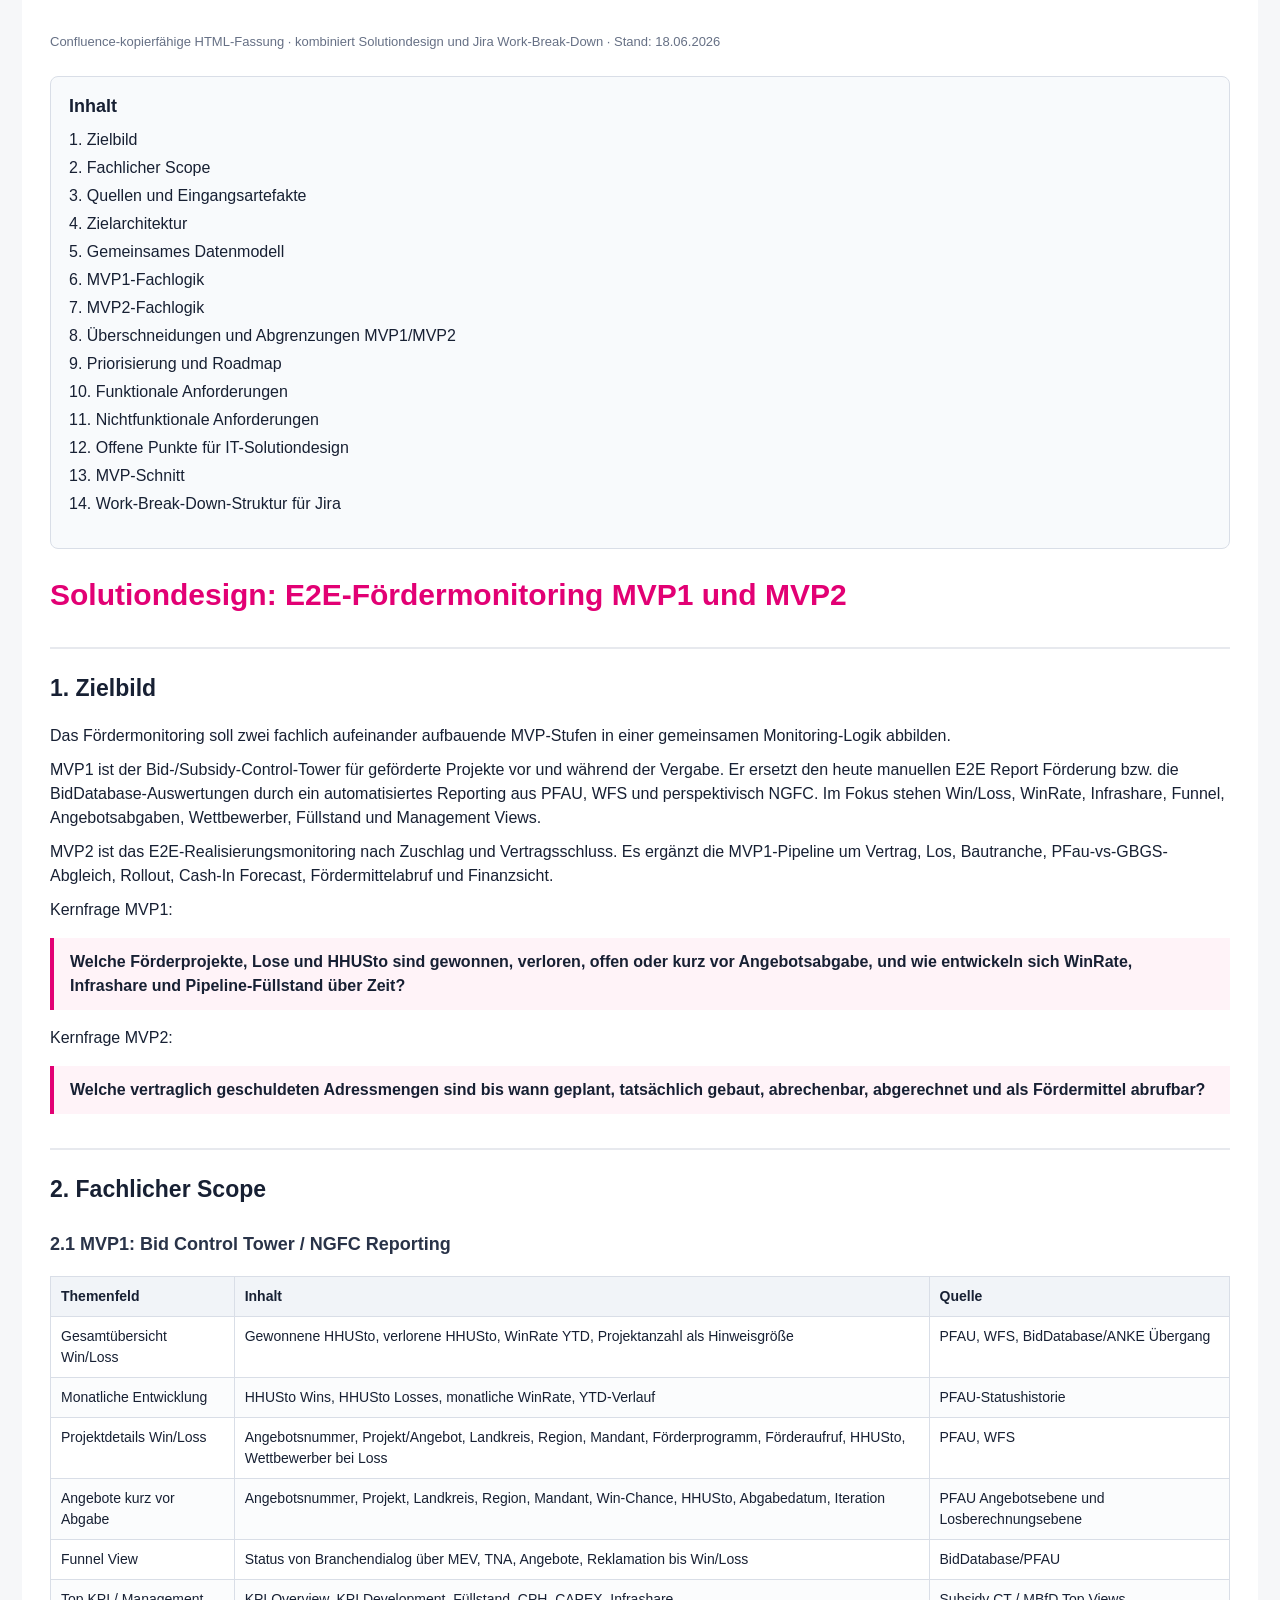
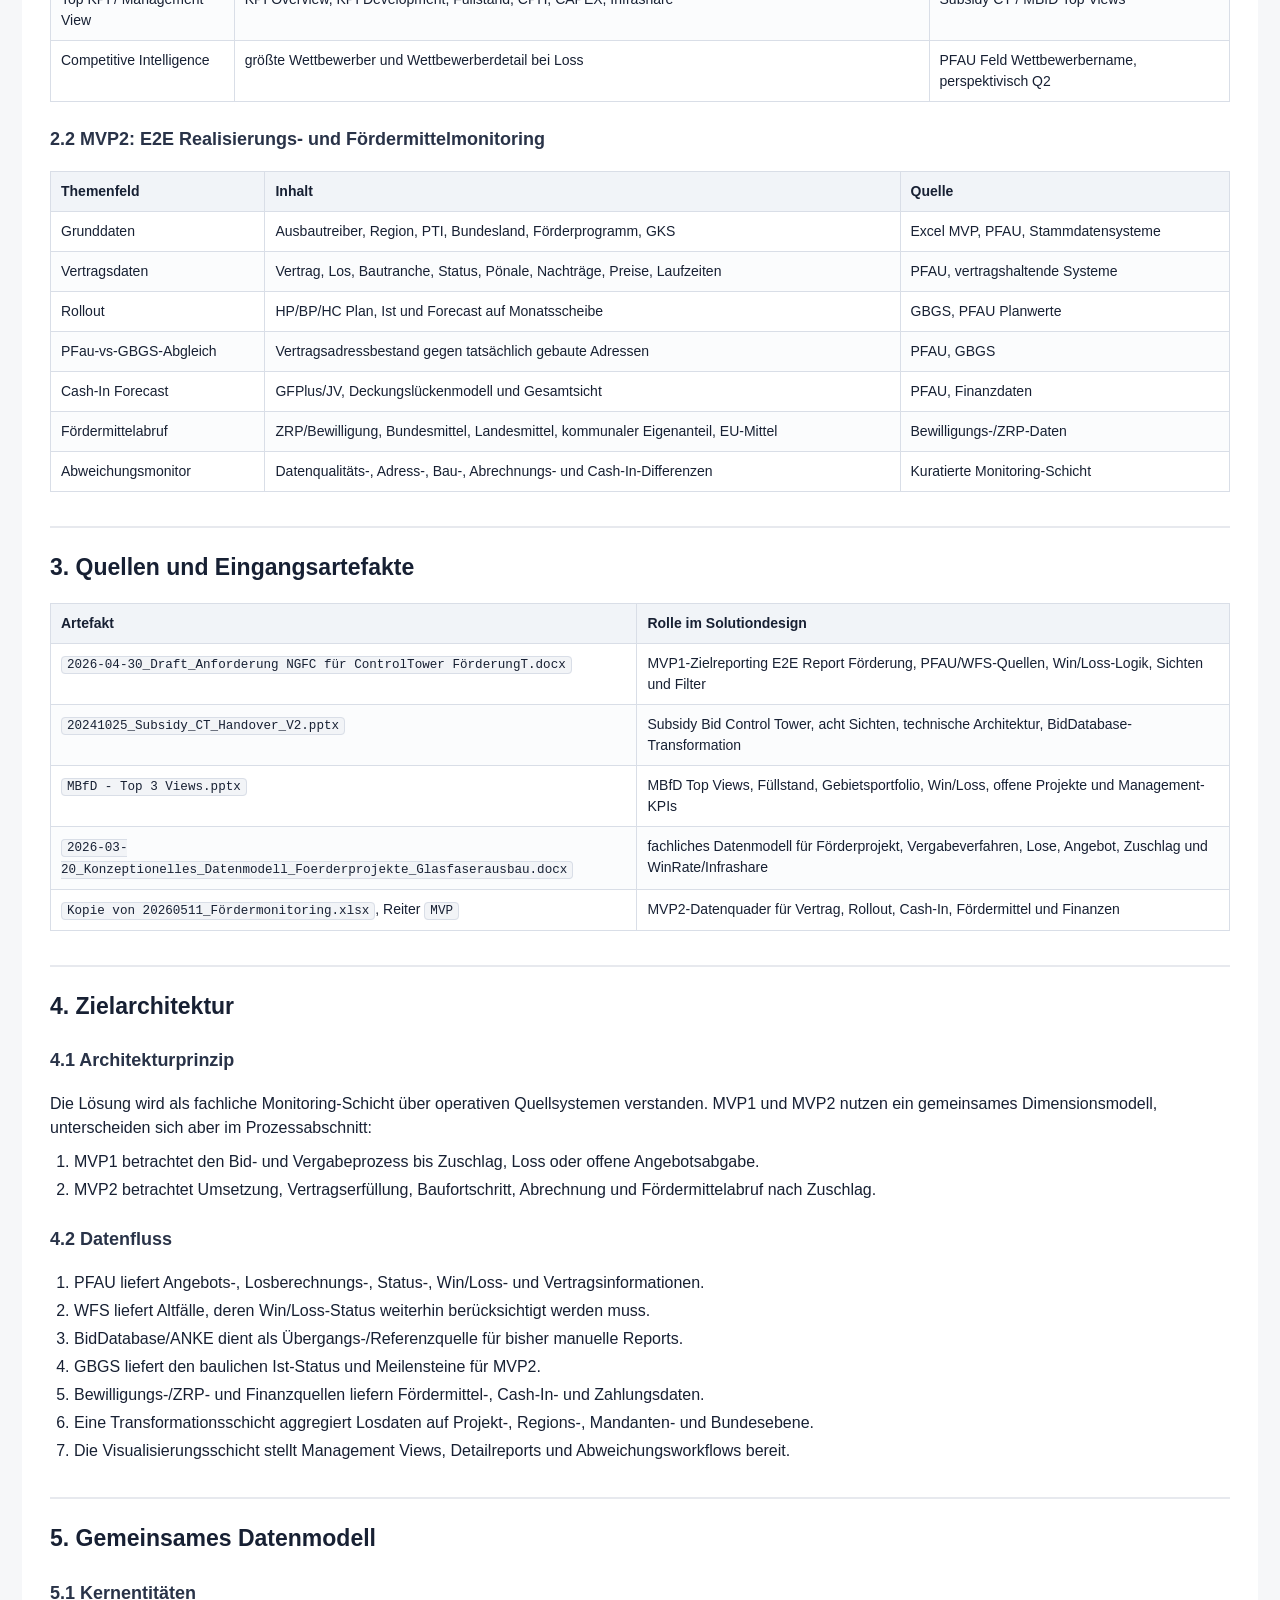
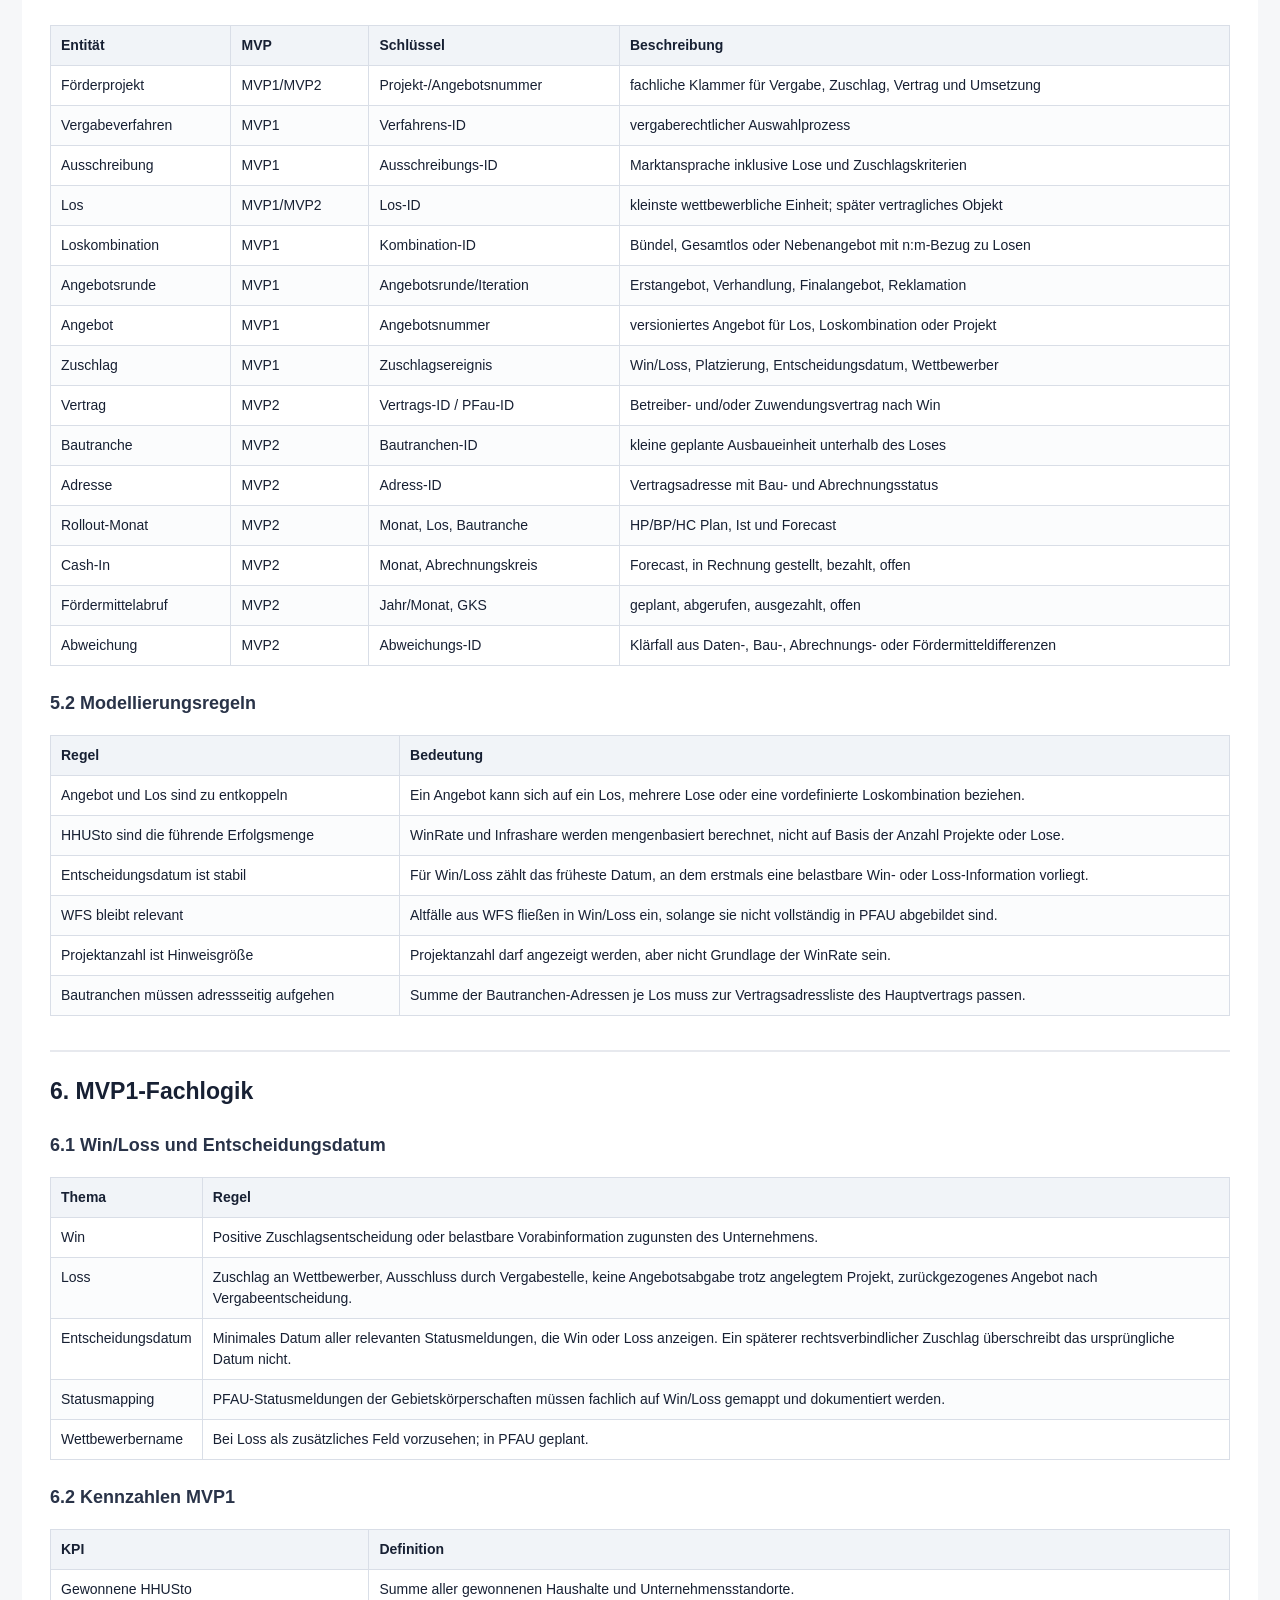
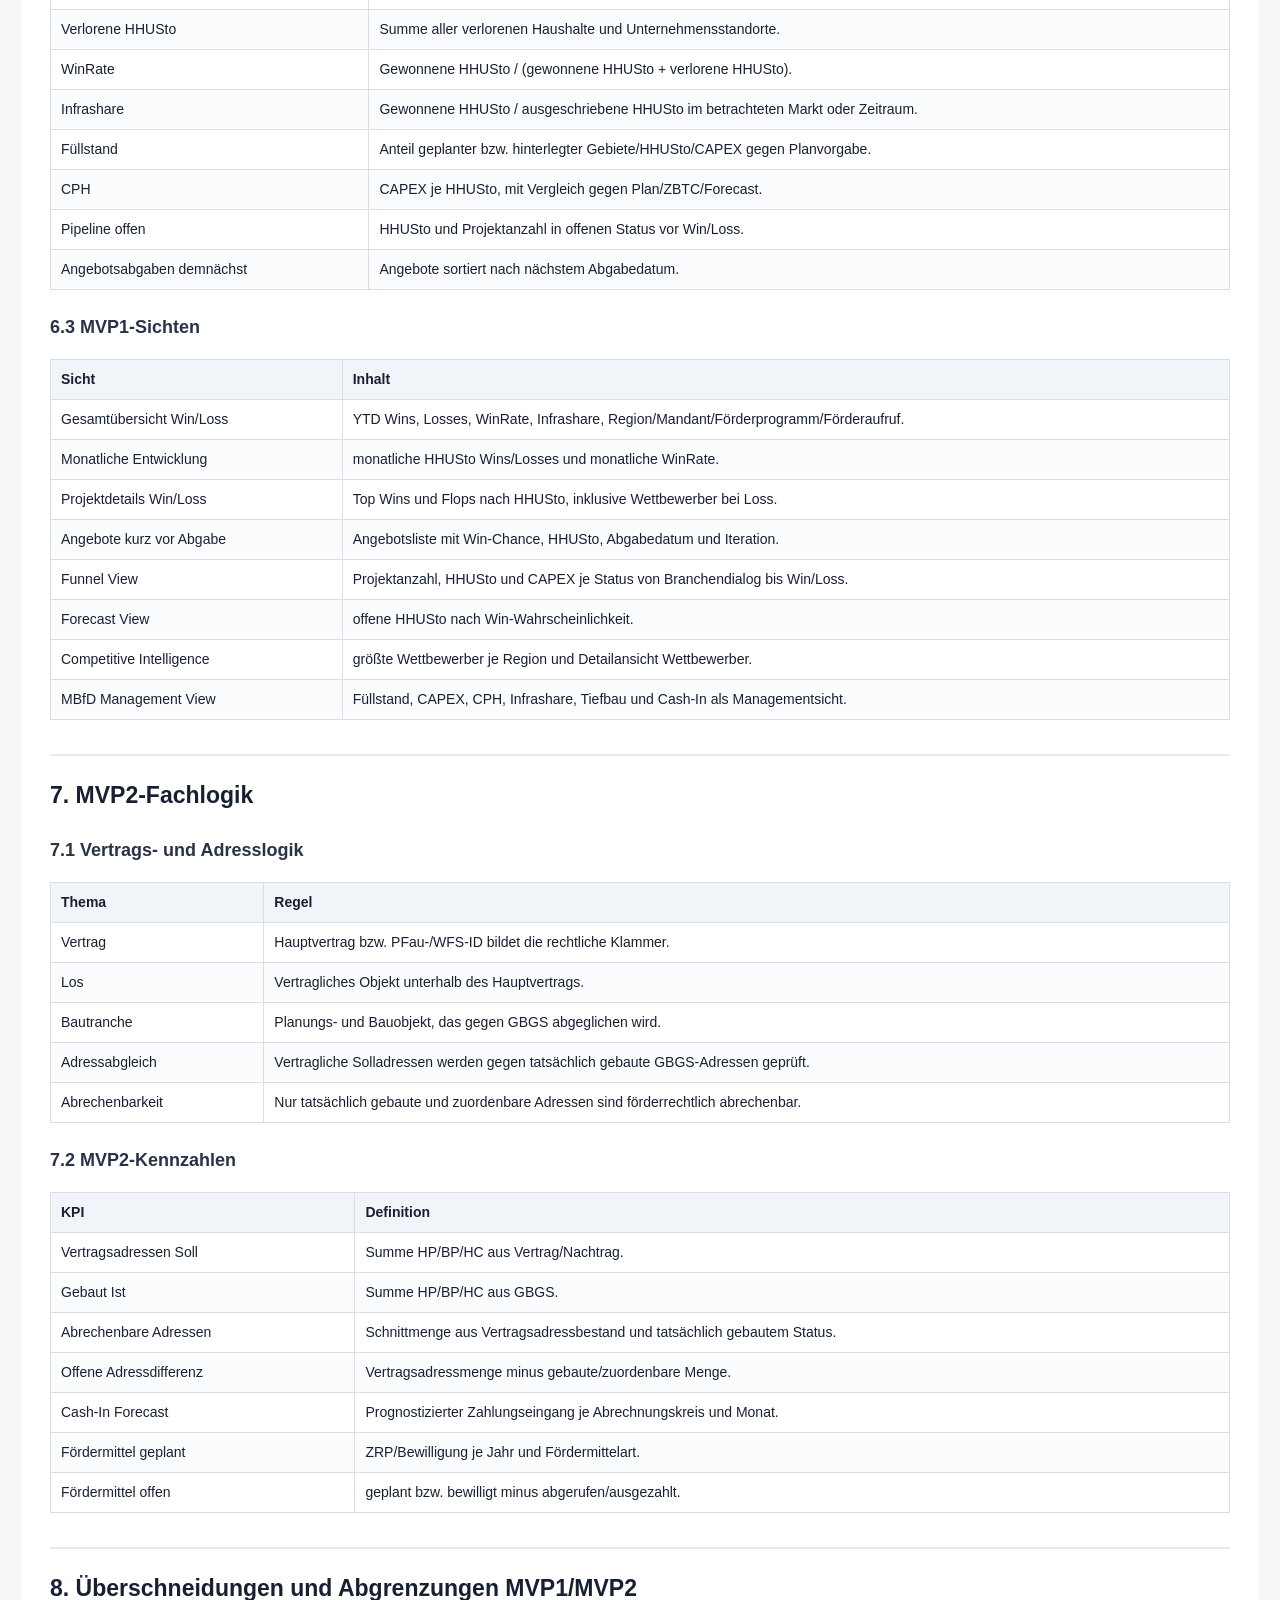
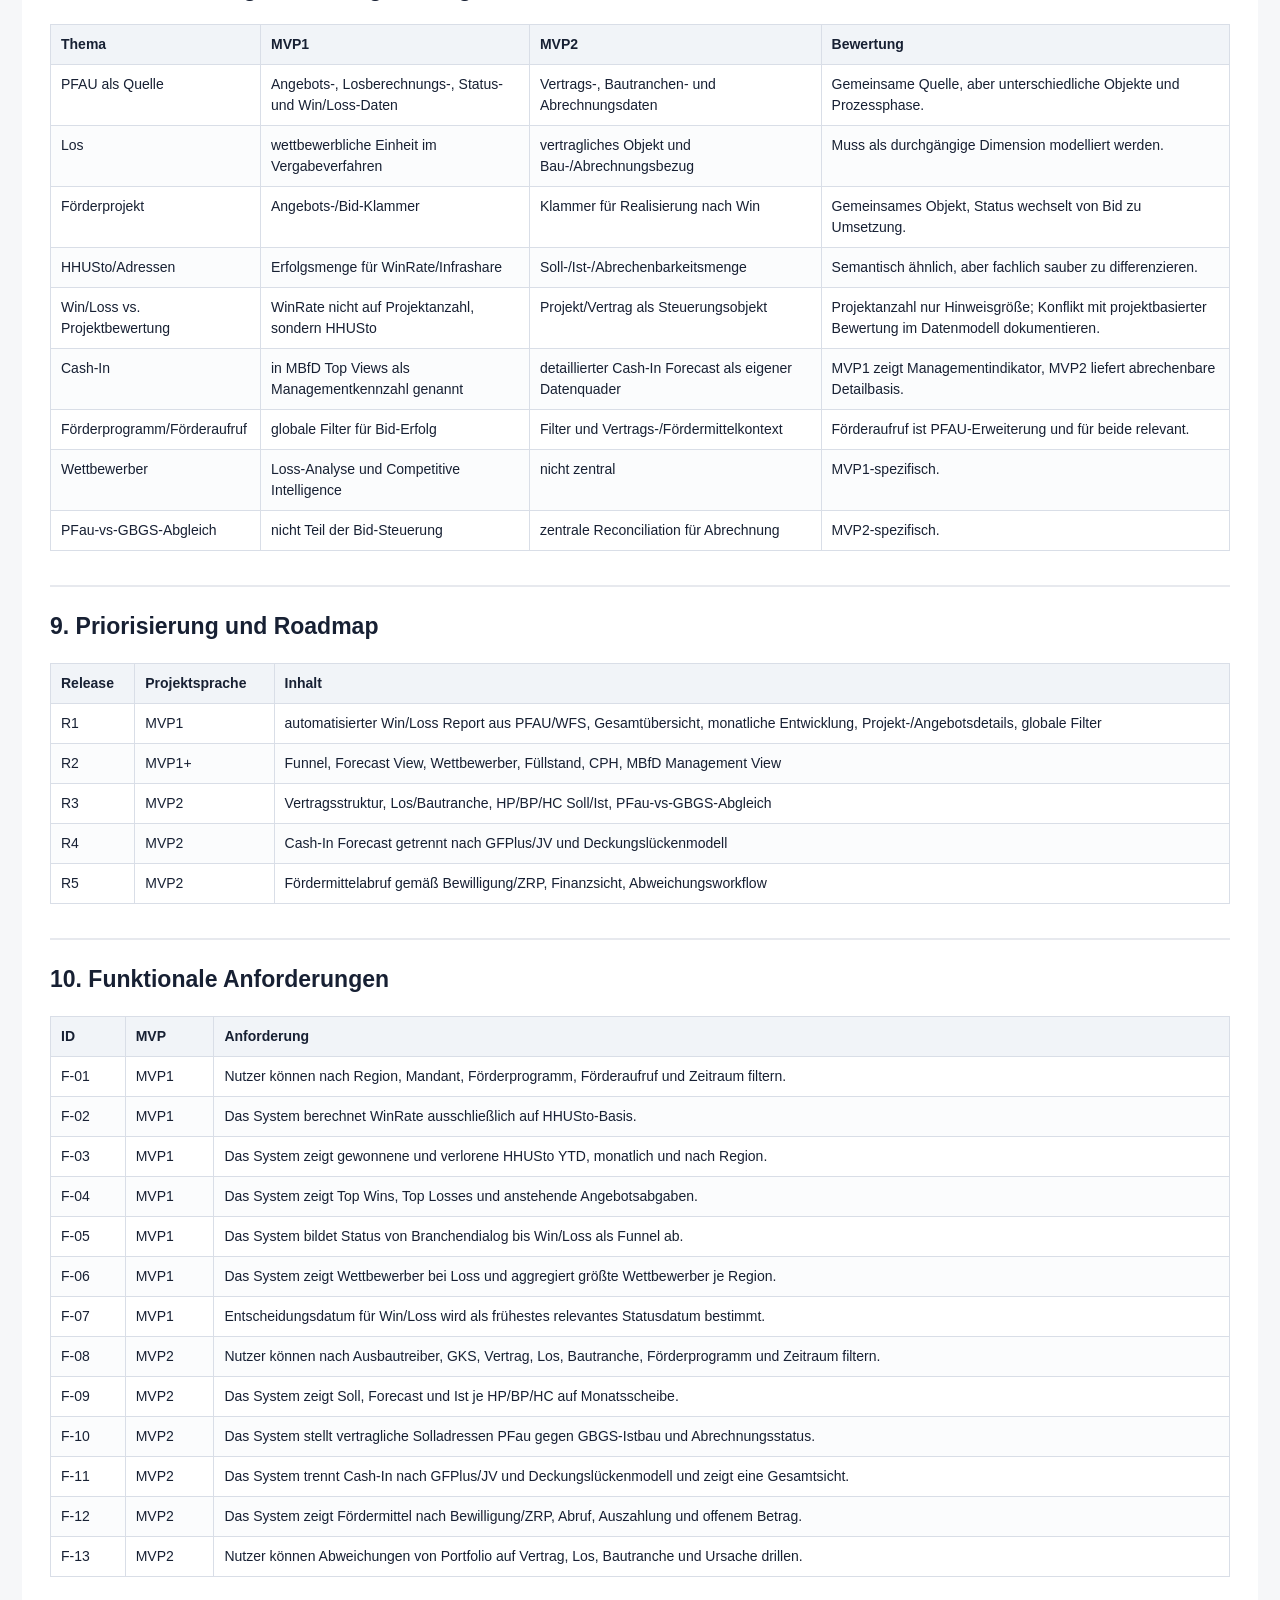
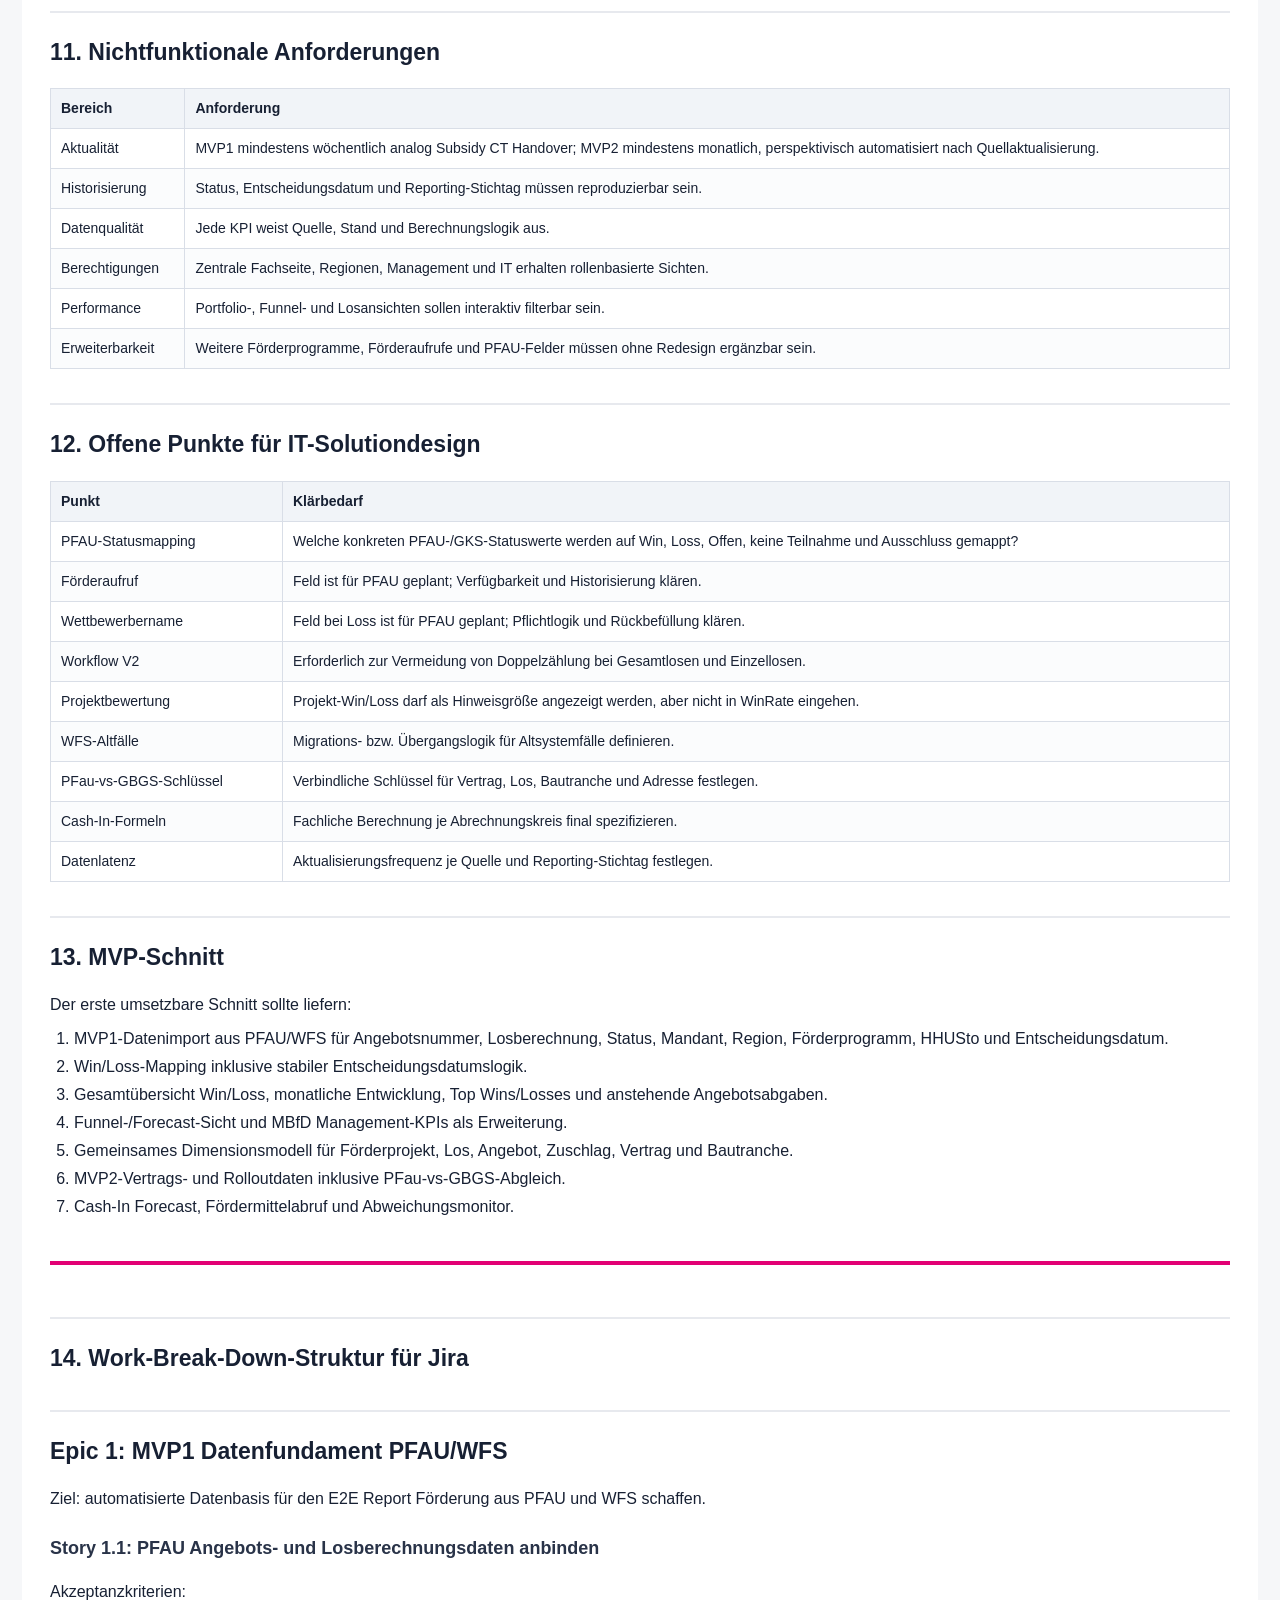
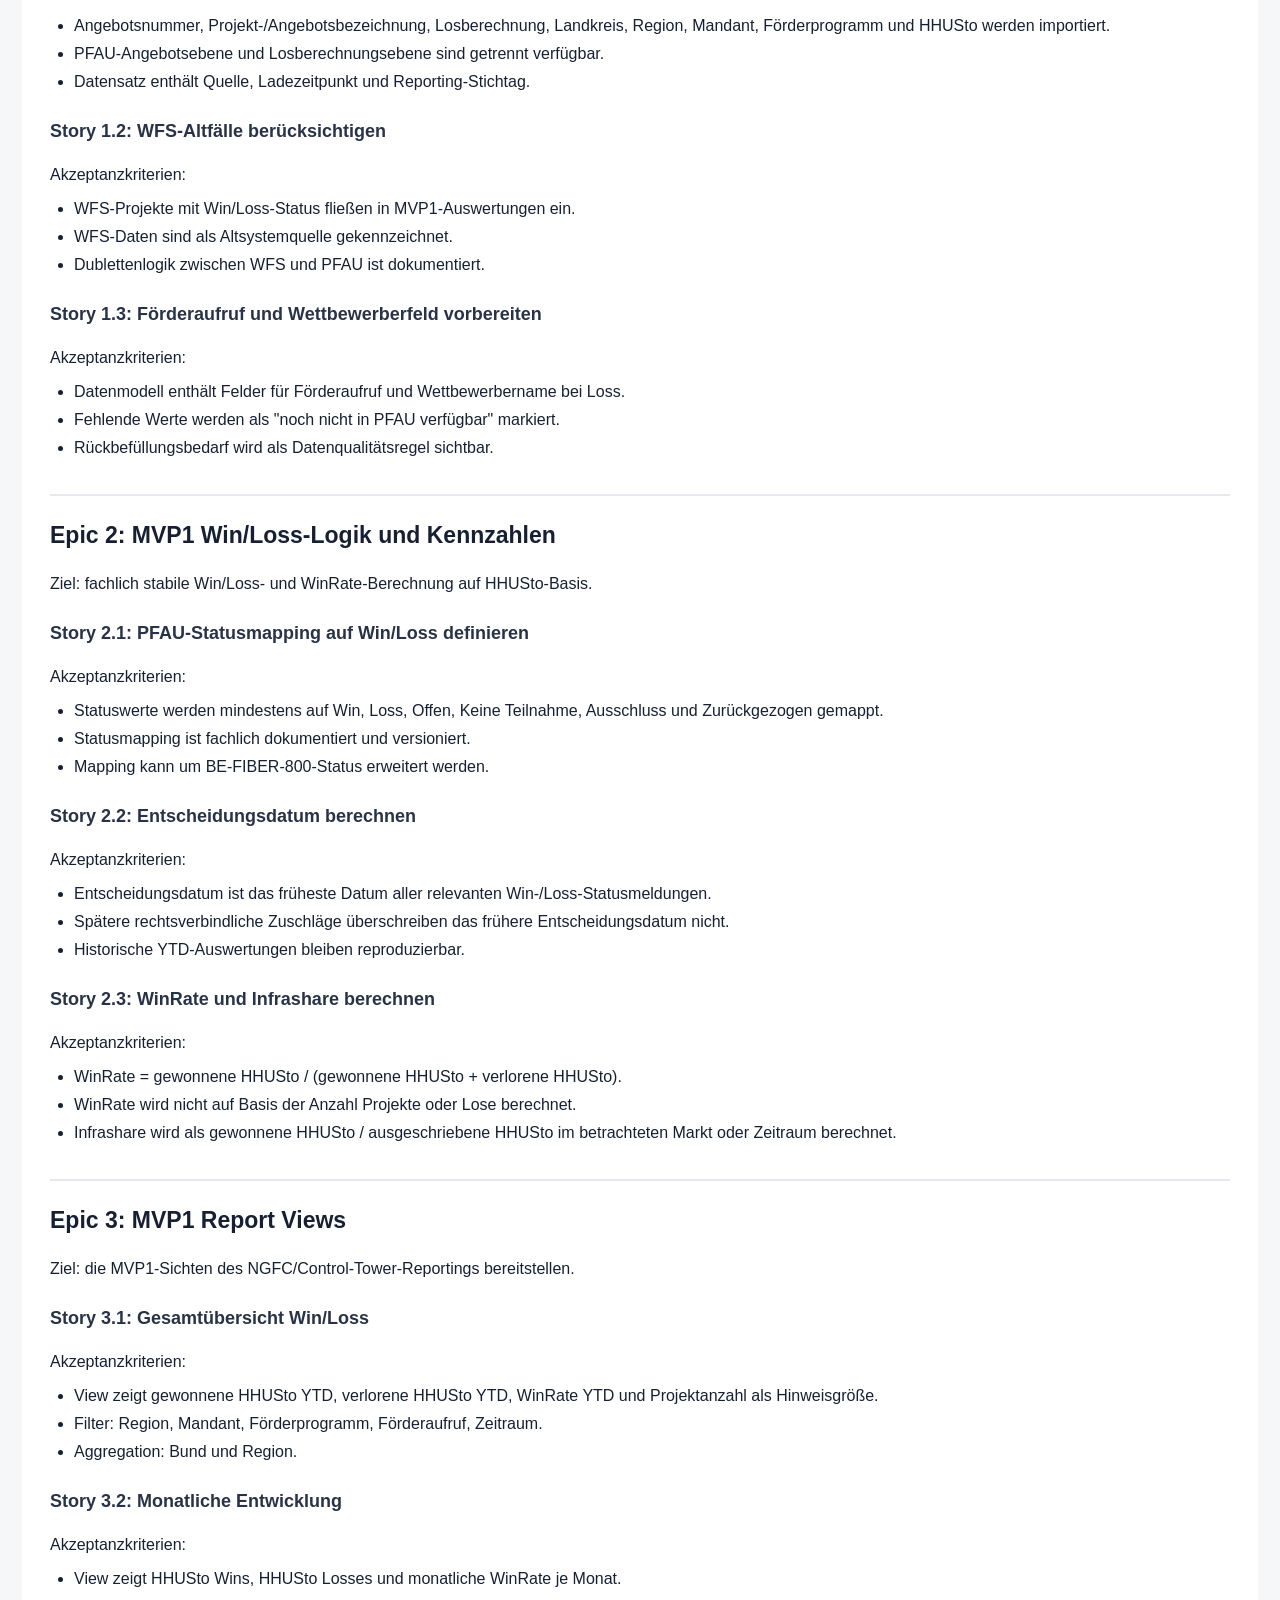
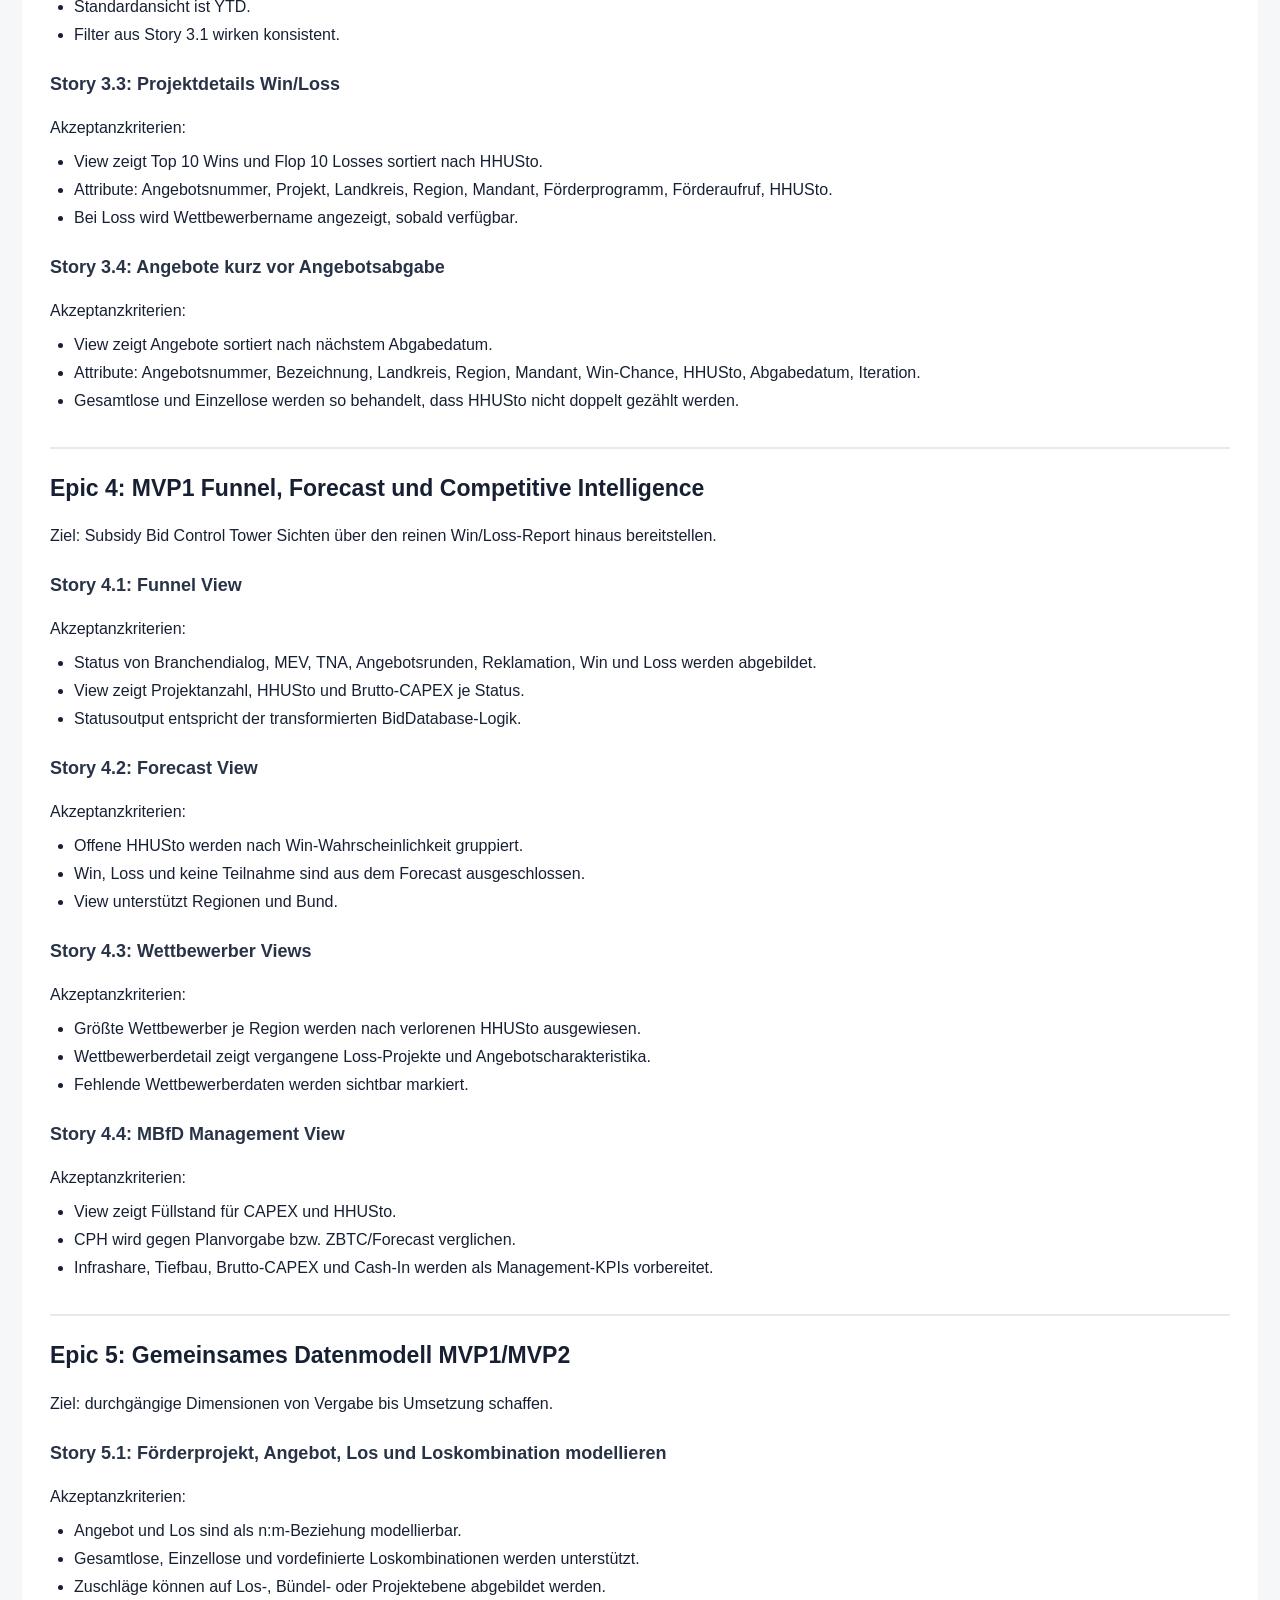
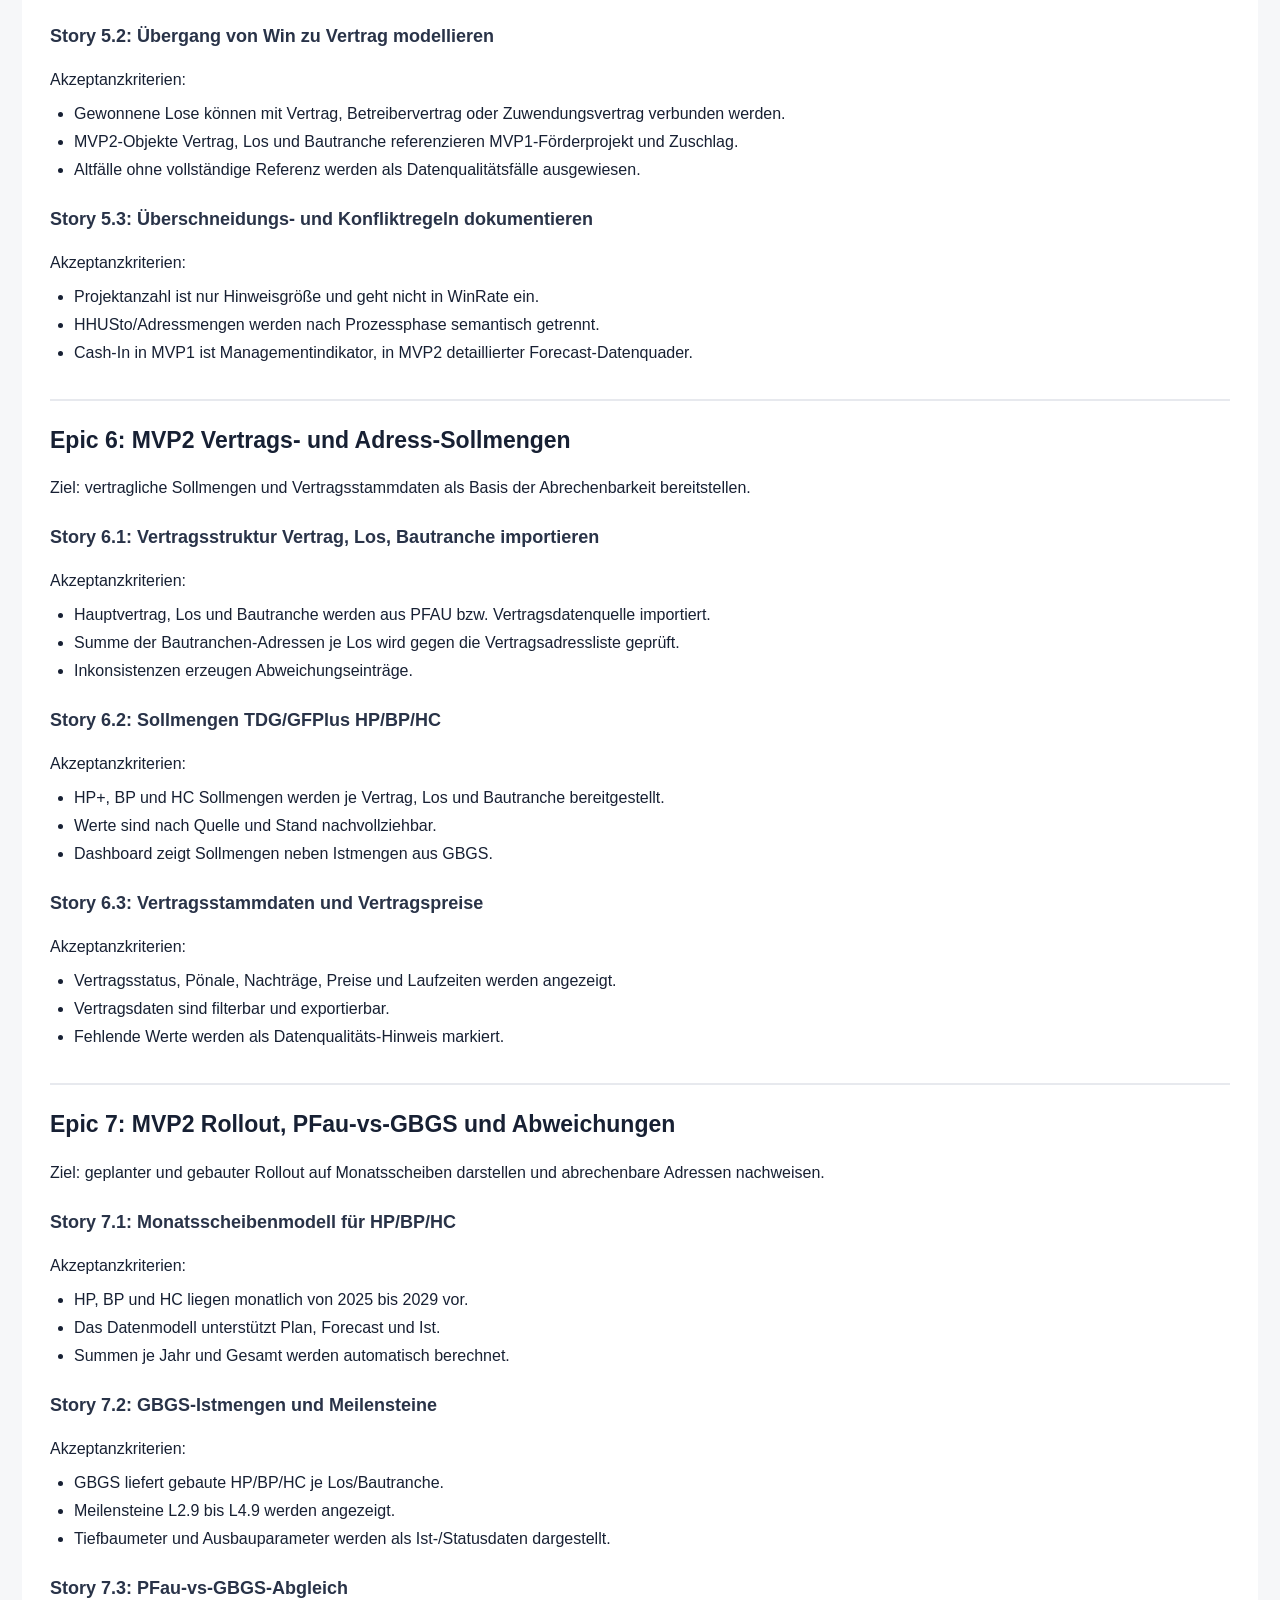
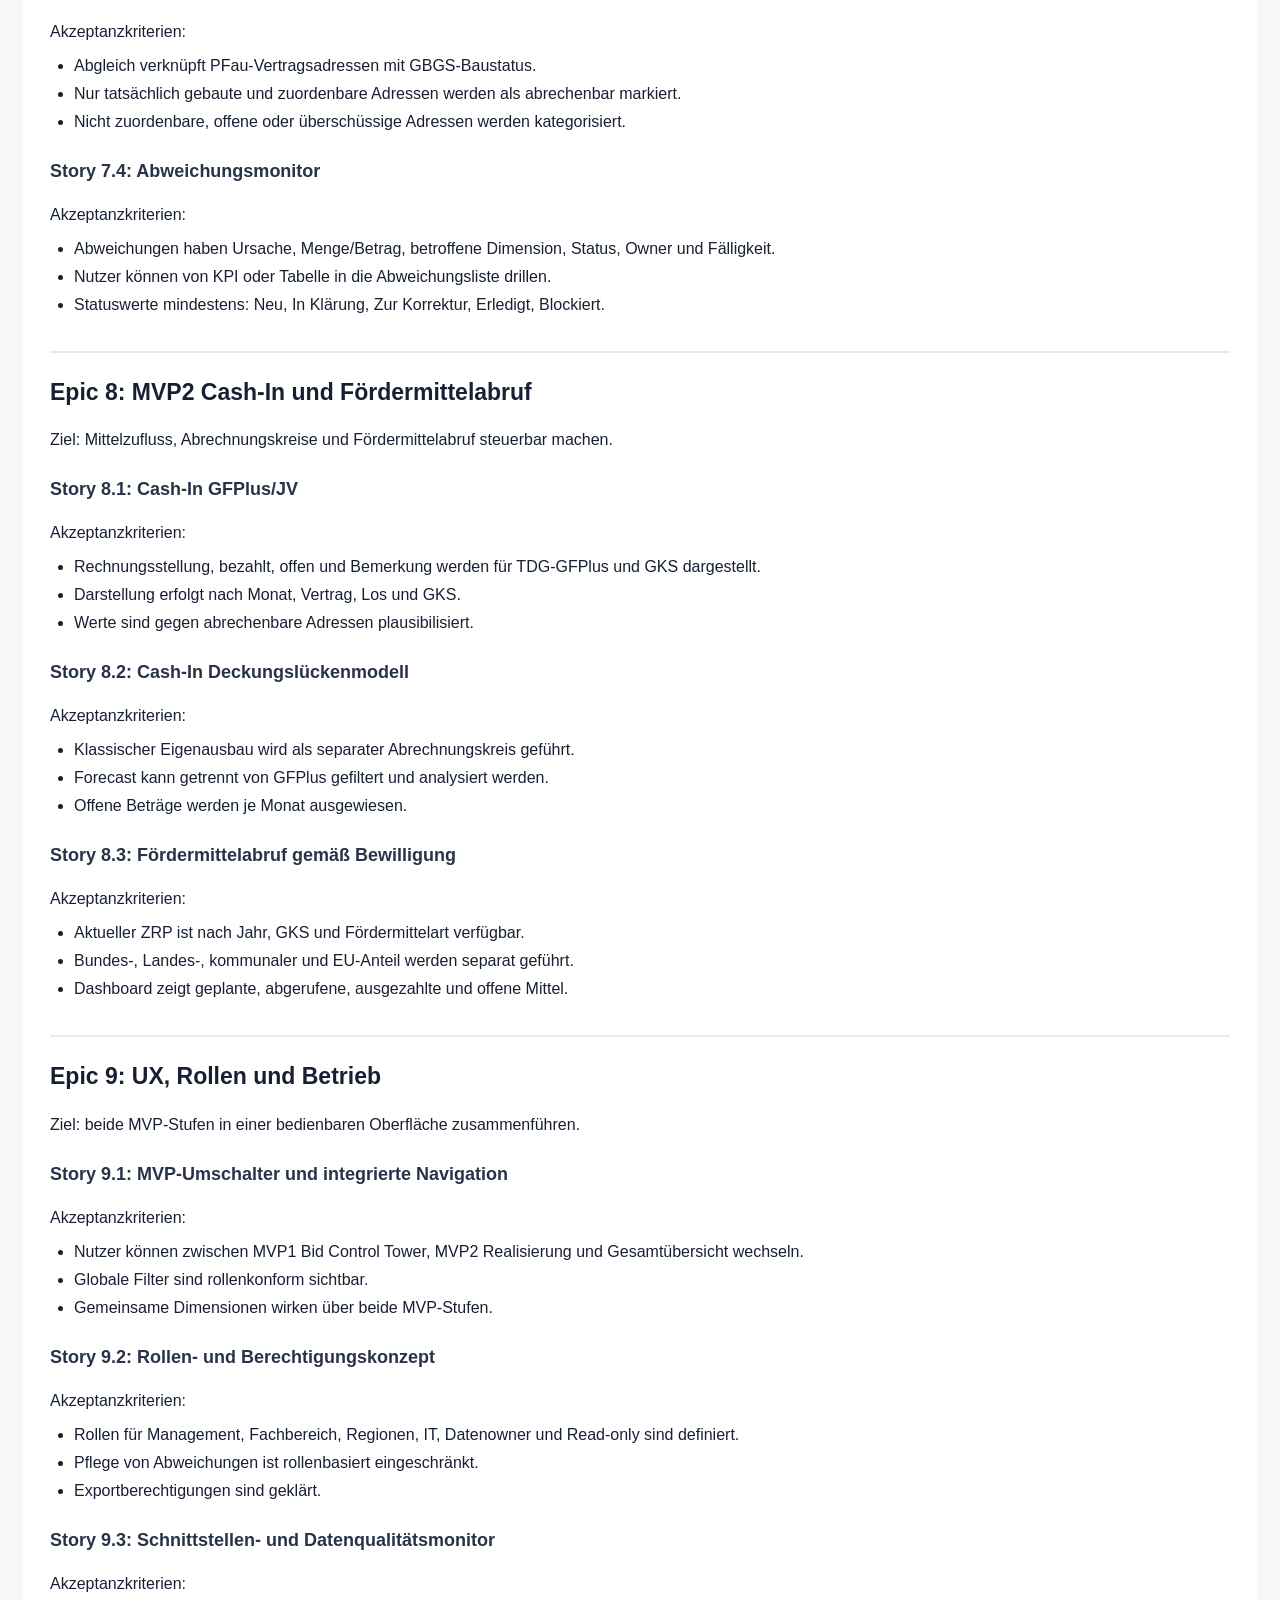
<file: foerdermonitoring-mvp/docs/solutiondesign-confluence.html>
<!doctype html>
<html lang="de"><head><meta charset="utf-8"><meta name="viewport" content="width=device-width, initial-scale=1"><title>Solutiondesign E2E-Fördermonitoring MVP1/MVP2</title><style>
body{margin:0;background:#f6f7f9;color:#172033;font-family:Arial,Helvetica,sans-serif;line-height:1.5}.page{max-width:1180px;margin:0 auto;padding:32px 28px 56px;background:#fff}.meta{color:#667085;font-size:13px;margin-bottom:24px}h1{color:#e20074;font-size:30px;margin:0 0 8px;line-height:1.2}h2{border-top:2px solid #e7e9ee;padding-top:22px;margin-top:34px;color:#172033;font-size:23px}h3{margin-top:24px;color:#293348;font-size:18px}h4{margin-top:18px;color:#293348;font-size:15px}p{margin:10px 0}blockquote{border-left:4px solid #e20074;background:#fff3f8;margin:16px 0;padding:12px 16px;font-weight:700}code{background:#f2f4f7;border:1px solid #d9dee7;border-radius:4px;padding:1px 5px;font-size:90%}.toc{background:#f8fafc;border:1px solid #d9dee7;border-radius:8px;padding:16px 18px;margin:22px 0 28px}.toc h2{border:0;padding:0;margin:0 0 8px;font-size:18px}.toc ol{list-style:none;padding-left:0}.table-wrap{overflow-x:auto;margin:14px 0 22px}table{border-collapse:collapse;width:100%;font-size:14px}th,td{border:1px solid #d9dee7;padding:9px 10px;vertical-align:top;text-align:left}th{background:#f1f4f8;font-weight:700}tr:nth-child(even) td{background:#fbfcfd}ul,ol{margin-top:8px;padding-left:24px}li{margin:4px 0}.chapter-break{margin-top:42px;border-top:4px solid #e20074;padding-top:18px}@media print{body{background:#fff}.page{padding:0;max-width:none}}
</style></head><body><main class="page"><div class="meta">Confluence-kopierfähige HTML-Fassung · kombiniert Solutiondesign und Jira Work-Break-Down · Stand: 18.06.2026</div><nav class="toc"><h2>Inhalt</h2><ol><li>1. Zielbild</li><li>2. Fachlicher Scope</li><li>3. Quellen und Eingangsartefakte</li><li>4. Zielarchitektur</li><li>5. Gemeinsames Datenmodell</li><li>6. MVP1-Fachlogik</li><li>7. MVP2-Fachlogik</li><li>8. Überschneidungen und Abgrenzungen MVP1/MVP2</li><li>9. Priorisierung und Roadmap</li><li>10. Funktionale Anforderungen</li><li>11. Nichtfunktionale Anforderungen</li><li>12. Offene Punkte für IT-Solutiondesign</li><li>13. MVP-Schnitt</li><li>14. Work-Break-Down-Struktur für Jira</li></ol></nav><h1 id="solutiondesign-e2e-fordermonitoring-mvp1-und-mvp2">Solutiondesign: E2E-Fördermonitoring MVP1 und MVP2</h1>
<h2 id="1-zielbild">1. Zielbild</h2>
<p>Das Fördermonitoring soll zwei fachlich aufeinander aufbauende MVP-Stufen in einer gemeinsamen Monitoring-Logik abbilden.</p>
<p>MVP1 ist der Bid-/Subsidy-Control-Tower für geförderte Projekte vor und während der Vergabe. Er ersetzt den heute manuellen E2E Report Förderung bzw. die BidDatabase-Auswertungen durch ein automatisiertes Reporting aus PFAU, WFS und perspektivisch NGFC. Im Fokus stehen Win/Loss, WinRate, Infrashare, Funnel, Angebotsabgaben, Wettbewerber, Füllstand und Management Views.</p>
<p>MVP2 ist das E2E-Realisierungsmonitoring nach Zuschlag und Vertragsschluss. Es ergänzt die MVP1-Pipeline um Vertrag, Los, Bautranche, PFau-vs-GBGS-Abgleich, Rollout, Cash-In Forecast, Fördermittelabruf und Finanzsicht.</p>
<p>Kernfrage MVP1:</p>
<blockquote>Welche Förderprojekte, Lose und HHUSto sind gewonnen, verloren, offen oder kurz vor Angebotsabgabe, und wie entwickeln sich WinRate, Infrashare und Pipeline-Füllstand über Zeit?</blockquote>
<p>Kernfrage MVP2:</p>
<blockquote>Welche vertraglich geschuldeten Adressmengen sind bis wann geplant, tatsächlich gebaut, abrechenbar, abgerechnet und als Fördermittel abrufbar?</blockquote>
<h2 id="2-fachlicher-scope">2. Fachlicher Scope</h2>
<h3 id="2-1-mvp1-bid-control-tower-ngfc-reporting">2.1 MVP1: Bid Control Tower / NGFC Reporting</h3>
<div class="table-wrap"><table><thead><tr><th>Themenfeld</th><th>Inhalt</th><th>Quelle</th></tr></thead><tbody><tr><td>Gesamtübersicht Win/Loss</td><td>Gewonnene HHUSto, verlorene HHUSto, WinRate YTD, Projektanzahl als Hinweisgröße</td><td>PFAU, WFS, BidDatabase/ANKE Übergang</td></tr><tr><td>Monatliche Entwicklung</td><td>HHUSto Wins, HHUSto Losses, monatliche WinRate, YTD-Verlauf</td><td>PFAU-Statushistorie</td></tr><tr><td>Projektdetails Win/Loss</td><td>Angebotsnummer, Projekt/Angebot, Landkreis, Region, Mandant, Förderprogramm, Förderaufruf, HHUSto, Wettbewerber bei Loss</td><td>PFAU, WFS</td></tr><tr><td>Angebote kurz vor Abgabe</td><td>Angebotsnummer, Projekt, Landkreis, Region, Mandant, Win-Chance, HHUSto, Abgabedatum, Iteration</td><td>PFAU Angebotsebene und Losberechnungsebene</td></tr><tr><td>Funnel View</td><td>Status von Branchendialog über MEV, TNA, Angebote, Reklamation bis Win/Loss</td><td>BidDatabase/PFAU</td></tr><tr><td>Top KPI / Management View</td><td>KPI Overview, KPI Development, Füllstand, CPH, CAPEX, Infrashare</td><td>Subsidy CT / MBfD Top Views</td></tr><tr><td>Competitive Intelligence</td><td>größte Wettbewerber und Wettbewerberdetail bei Loss</td><td>PFAU Feld Wettbewerbername, perspektivisch Q2</td></tr></tbody></table></div>
<h3 id="2-2-mvp2-e2e-realisierungs-und-fordermittelmonitoring">2.2 MVP2: E2E Realisierungs- und Fördermittelmonitoring</h3>
<div class="table-wrap"><table><thead><tr><th>Themenfeld</th><th>Inhalt</th><th>Quelle</th></tr></thead><tbody><tr><td>Grunddaten</td><td>Ausbautreiber, Region, PTI, Bundesland, Förderprogramm, GKS</td><td>Excel MVP, PFAU, Stammdatensysteme</td></tr><tr><td>Vertragsdaten</td><td>Vertrag, Los, Bautranche, Status, Pönale, Nachträge, Preise, Laufzeiten</td><td>PFAU, vertragshaltende Systeme</td></tr><tr><td>Rollout</td><td>HP/BP/HC Plan, Ist und Forecast auf Monatsscheibe</td><td>GBGS, PFAU Planwerte</td></tr><tr><td>PFau-vs-GBGS-Abgleich</td><td>Vertragsadressbestand gegen tatsächlich gebaute Adressen</td><td>PFAU, GBGS</td></tr><tr><td>Cash-In Forecast</td><td>GFPlus/JV, Deckungslückenmodell und Gesamtsicht</td><td>PFAU, Finanzdaten</td></tr><tr><td>Fördermittelabruf</td><td>ZRP/Bewilligung, Bundesmittel, Landesmittel, kommunaler Eigenanteil, EU-Mittel</td><td>Bewilligungs-/ZRP-Daten</td></tr><tr><td>Abweichungsmonitor</td><td>Datenqualitäts-, Adress-, Bau-, Abrechnungs- und Cash-In-Differenzen</td><td>Kuratierte Monitoring-Schicht</td></tr></tbody></table></div>
<h2 id="3-quellen-und-eingangsartefakte">3. Quellen und Eingangsartefakte</h2>
<div class="table-wrap"><table><thead><tr><th>Artefakt</th><th>Rolle im Solutiondesign</th></tr></thead><tbody><tr><td><code>2026-04-30_Draft_Anforderung NGFC für ControlTower FörderungT.docx</code></td><td>MVP1-Zielreporting E2E Report Förderung, PFAU/WFS-Quellen, Win/Loss-Logik, Sichten und Filter</td></tr><tr><td><code>20241025_Subsidy_CT_Handover_V2.pptx</code></td><td>Subsidy Bid Control Tower, acht Sichten, technische Architektur, BidDatabase-Transformation</td></tr><tr><td><code>MBfD - Top 3 Views.pptx</code></td><td>MBfD Top Views, Füllstand, Gebietsportfolio, Win/Loss, offene Projekte und Management-KPIs</td></tr><tr><td><code>2026-03-20_Konzeptionelles_Datenmodell_Foerderprojekte_Glasfaserausbau.docx</code></td><td>fachliches Datenmodell für Förderprojekt, Vergabeverfahren, Lose, Angebot, Zuschlag und WinRate/Infrashare</td></tr><tr><td><code>Kopie von 20260511_Fördermonitoring.xlsx</code>, Reiter <code>MVP</code></td><td>MVP2-Datenquader für Vertrag, Rollout, Cash-In, Fördermittel und Finanzen</td></tr></tbody></table></div>
<h2 id="4-zielarchitektur">4. Zielarchitektur</h2>
<h3 id="4-1-architekturprinzip">4.1 Architekturprinzip</h3>
<p>Die Lösung wird als fachliche Monitoring-Schicht über operativen Quellsystemen verstanden. MVP1 und MVP2 nutzen ein gemeinsames Dimensionsmodell, unterscheiden sich aber im Prozessabschnitt:</p>
<ol><li>MVP1 betrachtet den Bid- und Vergabeprozess bis Zuschlag, Loss oder offene Angebotsabgabe.</li><li>MVP2 betrachtet Umsetzung, Vertragserfüllung, Baufortschritt, Abrechnung und Fördermittelabruf nach Zuschlag.</li></ol>
<h3 id="4-2-datenfluss">4.2 Datenfluss</h3>
<ol><li>PFAU liefert Angebots-, Losberechnungs-, Status-, Win/Loss- und Vertragsinformationen.</li><li>WFS liefert Altfälle, deren Win/Loss-Status weiterhin berücksichtigt werden muss.</li><li>BidDatabase/ANKE dient als Übergangs-/Referenzquelle für bisher manuelle Reports.</li><li>GBGS liefert den baulichen Ist-Status und Meilensteine für MVP2.</li><li>Bewilligungs-/ZRP- und Finanzquellen liefern Fördermittel-, Cash-In- und Zahlungsdaten.</li><li>Eine Transformationsschicht aggregiert Losdaten auf Projekt-, Regions-, Mandanten- und Bundesebene.</li><li>Die Visualisierungsschicht stellt Management Views, Detailreports und Abweichungsworkflows bereit.</li></ol>
<h2 id="5-gemeinsames-datenmodell">5. Gemeinsames Datenmodell</h2>
<h3 id="5-1-kernentitaten">5.1 Kernentitäten</h3>
<div class="table-wrap"><table><thead><tr><th>Entität</th><th>MVP</th><th>Schlüssel</th><th>Beschreibung</th></tr></thead><tbody><tr><td>Förderprojekt</td><td>MVP1/MVP2</td><td>Projekt-/Angebotsnummer</td><td>fachliche Klammer für Vergabe, Zuschlag, Vertrag und Umsetzung</td></tr><tr><td>Vergabeverfahren</td><td>MVP1</td><td>Verfahrens-ID</td><td>vergaberechtlicher Auswahlprozess</td></tr><tr><td>Ausschreibung</td><td>MVP1</td><td>Ausschreibungs-ID</td><td>Marktansprache inklusive Lose und Zuschlagskriterien</td></tr><tr><td>Los</td><td>MVP1/MVP2</td><td>Los-ID</td><td>kleinste wettbewerbliche Einheit; später vertragliches Objekt</td></tr><tr><td>Loskombination</td><td>MVP1</td><td>Kombination-ID</td><td>Bündel, Gesamtlos oder Nebenangebot mit n:m-Bezug zu Losen</td></tr><tr><td>Angebotsrunde</td><td>MVP1</td><td>Angebotsrunde/Iteration</td><td>Erstangebot, Verhandlung, Finalangebot, Reklamation</td></tr><tr><td>Angebot</td><td>MVP1</td><td>Angebotsnummer</td><td>versioniertes Angebot für Los, Loskombination oder Projekt</td></tr><tr><td>Zuschlag</td><td>MVP1</td><td>Zuschlagsereignis</td><td>Win/Loss, Platzierung, Entscheidungsdatum, Wettbewerber</td></tr><tr><td>Vertrag</td><td>MVP2</td><td>Vertrags-ID / PFau-ID</td><td>Betreiber- und/oder Zuwendungsvertrag nach Win</td></tr><tr><td>Bautranche</td><td>MVP2</td><td>Bautranchen-ID</td><td>kleine geplante Ausbaueinheit unterhalb des Loses</td></tr><tr><td>Adresse</td><td>MVP2</td><td>Adress-ID</td><td>Vertragsadresse mit Bau- und Abrechnungsstatus</td></tr><tr><td>Rollout-Monat</td><td>MVP2</td><td>Monat, Los, Bautranche</td><td>HP/BP/HC Plan, Ist und Forecast</td></tr><tr><td>Cash-In</td><td>MVP2</td><td>Monat, Abrechnungskreis</td><td>Forecast, in Rechnung gestellt, bezahlt, offen</td></tr><tr><td>Fördermittelabruf</td><td>MVP2</td><td>Jahr/Monat, GKS</td><td>geplant, abgerufen, ausgezahlt, offen</td></tr><tr><td>Abweichung</td><td>MVP2</td><td>Abweichungs-ID</td><td>Klärfall aus Daten-, Bau-, Abrechnungs- oder Fördermitteldifferenzen</td></tr></tbody></table></div>
<h3 id="5-2-modellierungsregeln">5.2 Modellierungsregeln</h3>
<div class="table-wrap"><table><thead><tr><th>Regel</th><th>Bedeutung</th></tr></thead><tbody><tr><td>Angebot und Los sind zu entkoppeln</td><td>Ein Angebot kann sich auf ein Los, mehrere Lose oder eine vordefinierte Loskombination beziehen.</td></tr><tr><td>HHUSto sind die führende Erfolgsmenge</td><td>WinRate und Infrashare werden mengenbasiert berechnet, nicht auf Basis der Anzahl Projekte oder Lose.</td></tr><tr><td>Entscheidungsdatum ist stabil</td><td>Für Win/Loss zählt das früheste Datum, an dem erstmals eine belastbare Win- oder Loss-Information vorliegt.</td></tr><tr><td>WFS bleibt relevant</td><td>Altfälle aus WFS fließen in Win/Loss ein, solange sie nicht vollständig in PFAU abgebildet sind.</td></tr><tr><td>Projektanzahl ist Hinweisgröße</td><td>Projektanzahl darf angezeigt werden, aber nicht Grundlage der WinRate sein.</td></tr><tr><td>Bautranchen müssen adressseitig aufgehen</td><td>Summe der Bautranchen-Adressen je Los muss zur Vertragsadressliste des Hauptvertrags passen.</td></tr></tbody></table></div>
<h2 id="6-mvp1-fachlogik">6. MVP1-Fachlogik</h2>
<h3 id="6-1-win-loss-und-entscheidungsdatum">6.1 Win/Loss und Entscheidungsdatum</h3>
<div class="table-wrap"><table><thead><tr><th>Thema</th><th>Regel</th></tr></thead><tbody><tr><td>Win</td><td>Positive Zuschlagsentscheidung oder belastbare Vorabinformation zugunsten des Unternehmens.</td></tr><tr><td>Loss</td><td>Zuschlag an Wettbewerber, Ausschluss durch Vergabestelle, keine Angebotsabgabe trotz angelegtem Projekt, zurückgezogenes Angebot nach Vergabeentscheidung.</td></tr><tr><td>Entscheidungsdatum</td><td>Minimales Datum aller relevanten Statusmeldungen, die Win oder Loss anzeigen. Ein späterer rechtsverbindlicher Zuschlag überschreibt das ursprüngliche Datum nicht.</td></tr><tr><td>Statusmapping</td><td>PFAU-Statusmeldungen der Gebietskörperschaften müssen fachlich auf Win/Loss gemappt und dokumentiert werden.</td></tr><tr><td>Wettbewerbername</td><td>Bei Loss als zusätzliches Feld vorzusehen; in PFAU geplant.</td></tr></tbody></table></div>
<h3 id="6-2-kennzahlen-mvp1">6.2 Kennzahlen MVP1</h3>
<div class="table-wrap"><table><thead><tr><th>KPI</th><th>Definition</th></tr></thead><tbody><tr><td>Gewonnene HHUSto</td><td>Summe aller gewonnenen Haushalte und Unternehmensstandorte.</td></tr><tr><td>Verlorene HHUSto</td><td>Summe aller verlorenen Haushalte und Unternehmensstandorte.</td></tr><tr><td>WinRate</td><td>Gewonnene HHUSto / (gewonnene HHUSto + verlorene HHUSto).</td></tr><tr><td>Infrashare</td><td>Gewonnene HHUSto / ausgeschriebene HHUSto im betrachteten Markt oder Zeitraum.</td></tr><tr><td>Füllstand</td><td>Anteil geplanter bzw. hinterlegter Gebiete/HHUSto/CAPEX gegen Planvorgabe.</td></tr><tr><td>CPH</td><td>CAPEX je HHUSto, mit Vergleich gegen Plan/ZBTC/Forecast.</td></tr><tr><td>Pipeline offen</td><td>HHUSto und Projektanzahl in offenen Status vor Win/Loss.</td></tr><tr><td>Angebotsabgaben demnächst</td><td>Angebote sortiert nach nächstem Abgabedatum.</td></tr></tbody></table></div>
<h3 id="6-3-mvp1-sichten">6.3 MVP1-Sichten</h3>
<div class="table-wrap"><table><thead><tr><th>Sicht</th><th>Inhalt</th></tr></thead><tbody><tr><td>Gesamtübersicht Win/Loss</td><td>YTD Wins, Losses, WinRate, Infrashare, Region/Mandant/Förderprogramm/Förderaufruf.</td></tr><tr><td>Monatliche Entwicklung</td><td>monatliche HHUSto Wins/Losses und monatliche WinRate.</td></tr><tr><td>Projektdetails Win/Loss</td><td>Top Wins und Flops nach HHUSto, inklusive Wettbewerber bei Loss.</td></tr><tr><td>Angebote kurz vor Abgabe</td><td>Angebotsliste mit Win-Chance, HHUSto, Abgabedatum und Iteration.</td></tr><tr><td>Funnel View</td><td>Projektanzahl, HHUSto und CAPEX je Status von Branchendialog bis Win/Loss.</td></tr><tr><td>Forecast View</td><td>offene HHUSto nach Win-Wahrscheinlichkeit.</td></tr><tr><td>Competitive Intelligence</td><td>größte Wettbewerber je Region und Detailansicht Wettbewerber.</td></tr><tr><td>MBfD Management View</td><td>Füllstand, CAPEX, CPH, Infrashare, Tiefbau und Cash-In als Managementsicht.</td></tr></tbody></table></div>
<h2 id="7-mvp2-fachlogik">7. MVP2-Fachlogik</h2>
<h3 id="7-1-vertrags-und-adresslogik">7.1 Vertrags- und Adresslogik</h3>
<div class="table-wrap"><table><thead><tr><th>Thema</th><th>Regel</th></tr></thead><tbody><tr><td>Vertrag</td><td>Hauptvertrag bzw. PFau-/WFS-ID bildet die rechtliche Klammer.</td></tr><tr><td>Los</td><td>Vertragliches Objekt unterhalb des Hauptvertrags.</td></tr><tr><td>Bautranche</td><td>Planungs- und Bauobjekt, das gegen GBGS abgeglichen wird.</td></tr><tr><td>Adressabgleich</td><td>Vertragliche Solladressen werden gegen tatsächlich gebaute GBGS-Adressen geprüft.</td></tr><tr><td>Abrechenbarkeit</td><td>Nur tatsächlich gebaute und zuordenbare Adressen sind förderrechtlich abrechenbar.</td></tr></tbody></table></div>
<h3 id="7-2-mvp2-kennzahlen">7.2 MVP2-Kennzahlen</h3>
<div class="table-wrap"><table><thead><tr><th>KPI</th><th>Definition</th></tr></thead><tbody><tr><td>Vertragsadressen Soll</td><td>Summe HP/BP/HC aus Vertrag/Nachtrag.</td></tr><tr><td>Gebaut Ist</td><td>Summe HP/BP/HC aus GBGS.</td></tr><tr><td>Abrechenbare Adressen</td><td>Schnittmenge aus Vertragsadressbestand und tatsächlich gebautem Status.</td></tr><tr><td>Offene Adressdifferenz</td><td>Vertragsadressmenge minus gebaute/zuordenbare Menge.</td></tr><tr><td>Cash-In Forecast</td><td>Prognostizierter Zahlungseingang je Abrechnungskreis und Monat.</td></tr><tr><td>Fördermittel geplant</td><td>ZRP/Bewilligung je Jahr und Fördermittelart.</td></tr><tr><td>Fördermittel offen</td><td>geplant bzw. bewilligt minus abgerufen/ausgezahlt.</td></tr></tbody></table></div>
<h2 id="8-uberschneidungen-und-abgrenzungen-mvp1-mvp2">8. Überschneidungen und Abgrenzungen MVP1/MVP2</h2>
<div class="table-wrap"><table><thead><tr><th>Thema</th><th>MVP1</th><th>MVP2</th><th>Bewertung</th></tr></thead><tbody><tr><td>PFAU als Quelle</td><td>Angebots-, Losberechnungs-, Status- und Win/Loss-Daten</td><td>Vertrags-, Bautranchen- und Abrechnungsdaten</td><td>Gemeinsame Quelle, aber unterschiedliche Objekte und Prozessphase.</td></tr><tr><td>Los</td><td>wettbewerbliche Einheit im Vergabeverfahren</td><td>vertragliches Objekt und Bau-/Abrechnungsbezug</td><td>Muss als durchgängige Dimension modelliert werden.</td></tr><tr><td>Förderprojekt</td><td>Angebots-/Bid-Klammer</td><td>Klammer für Realisierung nach Win</td><td>Gemeinsames Objekt, Status wechselt von Bid zu Umsetzung.</td></tr><tr><td>HHUSto/Adressen</td><td>Erfolgsmenge für WinRate/Infrashare</td><td>Soll-/Ist-/Abrechenbarkeitsmenge</td><td>Semantisch ähnlich, aber fachlich sauber zu differenzieren.</td></tr><tr><td>Win/Loss vs. Projektbewertung</td><td>WinRate nicht auf Projektanzahl, sondern HHUSto</td><td>Projekt/Vertrag als Steuerungsobjekt</td><td>Projektanzahl nur Hinweisgröße; Konflikt mit projektbasierter Bewertung im Datenmodell dokumentieren.</td></tr><tr><td>Cash-In</td><td>in MBfD Top Views als Managementkennzahl genannt</td><td>detaillierter Cash-In Forecast als eigener Datenquader</td><td>MVP1 zeigt Managementindikator, MVP2 liefert abrechenbare Detailbasis.</td></tr><tr><td>Förderprogramm/Förderaufruf</td><td>globale Filter für Bid-Erfolg</td><td>Filter und Vertrags-/Fördermittelkontext</td><td>Förderaufruf ist PFAU-Erweiterung und für beide relevant.</td></tr><tr><td>Wettbewerber</td><td>Loss-Analyse und Competitive Intelligence</td><td>nicht zentral</td><td>MVP1-spezifisch.</td></tr><tr><td>PFau-vs-GBGS-Abgleich</td><td>nicht Teil der Bid-Steuerung</td><td>zentrale Reconciliation für Abrechnung</td><td>MVP2-spezifisch.</td></tr></tbody></table></div>
<h2 id="9-priorisierung-und-roadmap">9. Priorisierung und Roadmap</h2>
<div class="table-wrap"><table><thead><tr><th>Release</th><th>Projektsprache</th><th>Inhalt</th></tr></thead><tbody><tr><td>R1</td><td>MVP1</td><td>automatisierter Win/Loss Report aus PFAU/WFS, Gesamtübersicht, monatliche Entwicklung, Projekt-/Angebotsdetails, globale Filter</td></tr><tr><td>R2</td><td>MVP1+</td><td>Funnel, Forecast View, Wettbewerber, Füllstand, CPH, MBfD Management View</td></tr><tr><td>R3</td><td>MVP2</td><td>Vertragsstruktur, Los/Bautranche, HP/BP/HC Soll/Ist, PFau-vs-GBGS-Abgleich</td></tr><tr><td>R4</td><td>MVP2</td><td>Cash-In Forecast getrennt nach GFPlus/JV und Deckungslückenmodell</td></tr><tr><td>R5</td><td>MVP2</td><td>Fördermittelabruf gemäß Bewilligung/ZRP, Finanzsicht, Abweichungsworkflow</td></tr></tbody></table></div>
<h2 id="10-funktionale-anforderungen">10. Funktionale Anforderungen</h2>
<div class="table-wrap"><table><thead><tr><th>ID</th><th>MVP</th><th>Anforderung</th></tr></thead><tbody><tr><td>F-01</td><td>MVP1</td><td>Nutzer können nach Region, Mandant, Förderprogramm, Förderaufruf und Zeitraum filtern.</td></tr><tr><td>F-02</td><td>MVP1</td><td>Das System berechnet WinRate ausschließlich auf HHUSto-Basis.</td></tr><tr><td>F-03</td><td>MVP1</td><td>Das System zeigt gewonnene und verlorene HHUSto YTD, monatlich und nach Region.</td></tr><tr><td>F-04</td><td>MVP1</td><td>Das System zeigt Top Wins, Top Losses und anstehende Angebotsabgaben.</td></tr><tr><td>F-05</td><td>MVP1</td><td>Das System bildet Status von Branchendialog bis Win/Loss als Funnel ab.</td></tr><tr><td>F-06</td><td>MVP1</td><td>Das System zeigt Wettbewerber bei Loss und aggregiert größte Wettbewerber je Region.</td></tr><tr><td>F-07</td><td>MVP1</td><td>Entscheidungsdatum für Win/Loss wird als frühestes relevantes Statusdatum bestimmt.</td></tr><tr><td>F-08</td><td>MVP2</td><td>Nutzer können nach Ausbautreiber, GKS, Vertrag, Los, Bautranche, Förderprogramm und Zeitraum filtern.</td></tr><tr><td>F-09</td><td>MVP2</td><td>Das System zeigt Soll, Forecast und Ist je HP/BP/HC auf Monatsscheibe.</td></tr><tr><td>F-10</td><td>MVP2</td><td>Das System stellt vertragliche Solladressen PFau gegen GBGS-Istbau und Abrechnungsstatus.</td></tr><tr><td>F-11</td><td>MVP2</td><td>Das System trennt Cash-In nach GFPlus/JV und Deckungslückenmodell und zeigt eine Gesamtsicht.</td></tr><tr><td>F-12</td><td>MVP2</td><td>Das System zeigt Fördermittel nach Bewilligung/ZRP, Abruf, Auszahlung und offenem Betrag.</td></tr><tr><td>F-13</td><td>MVP2</td><td>Nutzer können Abweichungen von Portfolio auf Vertrag, Los, Bautranche und Ursache drillen.</td></tr></tbody></table></div>
<h2 id="11-nichtfunktionale-anforderungen">11. Nichtfunktionale Anforderungen</h2>
<div class="table-wrap"><table><thead><tr><th>Bereich</th><th>Anforderung</th></tr></thead><tbody><tr><td>Aktualität</td><td>MVP1 mindestens wöchentlich analog Subsidy CT Handover; MVP2 mindestens monatlich, perspektivisch automatisiert nach Quellaktualisierung.</td></tr><tr><td>Historisierung</td><td>Status, Entscheidungsdatum und Reporting-Stichtag müssen reproduzierbar sein.</td></tr><tr><td>Datenqualität</td><td>Jede KPI weist Quelle, Stand und Berechnungslogik aus.</td></tr><tr><td>Berechtigungen</td><td>Zentrale Fachseite, Regionen, Management und IT erhalten rollenbasierte Sichten.</td></tr><tr><td>Performance</td><td>Portfolio-, Funnel- und Losansichten sollen interaktiv filterbar sein.</td></tr><tr><td>Erweiterbarkeit</td><td>Weitere Förderprogramme, Förderaufrufe und PFAU-Felder müssen ohne Redesign ergänzbar sein.</td></tr></tbody></table></div>
<h2 id="12-offene-punkte-fur-it-solutiondesign">12. Offene Punkte für IT-Solutiondesign</h2>
<div class="table-wrap"><table><thead><tr><th>Punkt</th><th>Klärbedarf</th></tr></thead><tbody><tr><td>PFAU-Statusmapping</td><td>Welche konkreten PFAU-/GKS-Statuswerte werden auf Win, Loss, Offen, keine Teilnahme und Ausschluss gemappt?</td></tr><tr><td>Förderaufruf</td><td>Feld ist für PFAU geplant; Verfügbarkeit und Historisierung klären.</td></tr><tr><td>Wettbewerbername</td><td>Feld bei Loss ist für PFAU geplant; Pflichtlogik und Rückbefüllung klären.</td></tr><tr><td>Workflow V2</td><td>Erforderlich zur Vermeidung von Doppelzählung bei Gesamtlosen und Einzellosen.</td></tr><tr><td>Projektbewertung</td><td>Projekt-Win/Loss darf als Hinweisgröße angezeigt werden, aber nicht in WinRate eingehen.</td></tr><tr><td>WFS-Altfälle</td><td>Migrations- bzw. Übergangslogik für Altsystemfälle definieren.</td></tr><tr><td>PFau-vs-GBGS-Schlüssel</td><td>Verbindliche Schlüssel für Vertrag, Los, Bautranche und Adresse festlegen.</td></tr><tr><td>Cash-In-Formeln</td><td>Fachliche Berechnung je Abrechnungskreis final spezifizieren.</td></tr><tr><td>Datenlatenz</td><td>Aktualisierungsfrequenz je Quelle und Reporting-Stichtag festlegen.</td></tr></tbody></table></div>
<h2 id="13-mvp-schnitt">13. MVP-Schnitt</h2>
<p>Der erste umsetzbare Schnitt sollte liefern:</p>
<ol><li>MVP1-Datenimport aus PFAU/WFS für Angebotsnummer, Losberechnung, Status, Mandant, Region, Förderprogramm, HHUSto und Entscheidungsdatum.</li><li>Win/Loss-Mapping inklusive stabiler Entscheidungsdatumslogik.</li><li>Gesamtübersicht Win/Loss, monatliche Entwicklung, Top Wins/Losses und anstehende Angebotsabgaben.</li><li>Funnel-/Forecast-Sicht und MBfD Management-KPIs als Erweiterung.</li><li>Gemeinsames Dimensionsmodell für Förderprojekt, Los, Angebot, Zuschlag, Vertrag und Bautranche.</li><li>MVP2-Vertrags- und Rolloutdaten inklusive PFau-vs-GBGS-Abgleich.</li><li>Cash-In Forecast, Fördermittelabruf und Abweichungsmonitor.</li></ol><section class="chapter-break"><h2 id="14-work-break-down-struktur-fur-jira">14. Work-Break-Down-Struktur für Jira</h2>
<h2 id="epic-1-mvp1-datenfundament-pfau-wfs">Epic 1: MVP1 Datenfundament PFAU/WFS</h2>
<p>Ziel: automatisierte Datenbasis für den E2E Report Förderung aus PFAU und WFS schaffen.</p>
<h3 id="story-1-1-pfau-angebots-und-losberechnungsdaten-anbinden">Story 1.1: PFAU Angebots- und Losberechnungsdaten anbinden</h3>
<p>Akzeptanzkriterien:</p>
<ul><li>Angebotsnummer, Projekt-/Angebotsbezeichnung, Losberechnung, Landkreis, Region, Mandant, Förderprogramm und HHUSto werden importiert.</li><li>PFAU-Angebotsebene und Losberechnungsebene sind getrennt verfügbar.</li><li>Datensatz enthält Quelle, Ladezeitpunkt und Reporting-Stichtag.</li></ul>
<h3 id="story-1-2-wfs-altfalle-berucksichtigen">Story 1.2: WFS-Altfälle berücksichtigen</h3>
<p>Akzeptanzkriterien:</p>
<ul><li>WFS-Projekte mit Win/Loss-Status fließen in MVP1-Auswertungen ein.</li><li>WFS-Daten sind als Altsystemquelle gekennzeichnet.</li><li>Dublettenlogik zwischen WFS und PFAU ist dokumentiert.</li></ul>
<h3 id="story-1-3-forderaufruf-und-wettbewerberfeld-vorbereiten">Story 1.3: Förderaufruf und Wettbewerberfeld vorbereiten</h3>
<p>Akzeptanzkriterien:</p>
<ul><li>Datenmodell enthält Felder für Förderaufruf und Wettbewerbername bei Loss.</li><li>Fehlende Werte werden als &quot;noch nicht in PFAU verfügbar&quot; markiert.</li><li>Rückbefüllungsbedarf wird als Datenqualitätsregel sichtbar.</li></ul>
<h2 id="epic-2-mvp1-win-loss-logik-und-kennzahlen">Epic 2: MVP1 Win/Loss-Logik und Kennzahlen</h2>
<p>Ziel: fachlich stabile Win/Loss- und WinRate-Berechnung auf HHUSto-Basis.</p>
<h3 id="story-2-1-pfau-statusmapping-auf-win-loss-definieren">Story 2.1: PFAU-Statusmapping auf Win/Loss definieren</h3>
<p>Akzeptanzkriterien:</p>
<ul><li>Statuswerte werden mindestens auf Win, Loss, Offen, Keine Teilnahme, Ausschluss und Zurückgezogen gemappt.</li><li>Statusmapping ist fachlich dokumentiert und versioniert.</li><li>Mapping kann um BE-FIBER-800-Status erweitert werden.</li></ul>
<h3 id="story-2-2-entscheidungsdatum-berechnen">Story 2.2: Entscheidungsdatum berechnen</h3>
<p>Akzeptanzkriterien:</p>
<ul><li>Entscheidungsdatum ist das früheste Datum aller relevanten Win-/Loss-Statusmeldungen.</li><li>Spätere rechtsverbindliche Zuschläge überschreiben das frühere Entscheidungsdatum nicht.</li><li>Historische YTD-Auswertungen bleiben reproduzierbar.</li></ul>
<h3 id="story-2-3-winrate-und-infrashare-berechnen">Story 2.3: WinRate und Infrashare berechnen</h3>
<p>Akzeptanzkriterien:</p>
<ul><li>WinRate = gewonnene HHUSto / (gewonnene HHUSto + verlorene HHUSto).</li><li>WinRate wird nicht auf Basis der Anzahl Projekte oder Lose berechnet.</li><li>Infrashare wird als gewonnene HHUSto / ausgeschriebene HHUSto im betrachteten Markt oder Zeitraum berechnet.</li></ul>
<h2 id="epic-3-mvp1-report-views">Epic 3: MVP1 Report Views</h2>
<p>Ziel: die MVP1-Sichten des NGFC/Control-Tower-Reportings bereitstellen.</p>
<h3 id="story-3-1-gesamtubersicht-win-loss">Story 3.1: Gesamtübersicht Win/Loss</h3>
<p>Akzeptanzkriterien:</p>
<ul><li>View zeigt gewonnene HHUSto YTD, verlorene HHUSto YTD, WinRate YTD und Projektanzahl als Hinweisgröße.</li><li>Filter: Region, Mandant, Förderprogramm, Förderaufruf, Zeitraum.</li><li>Aggregation: Bund und Region.</li></ul>
<h3 id="story-3-2-monatliche-entwicklung">Story 3.2: Monatliche Entwicklung</h3>
<p>Akzeptanzkriterien:</p>
<ul><li>View zeigt HHUSto Wins, HHUSto Losses und monatliche WinRate je Monat.</li><li>Standardansicht ist YTD.</li><li>Filter aus Story 3.1 wirken konsistent.</li></ul>
<h3 id="story-3-3-projektdetails-win-loss">Story 3.3: Projektdetails Win/Loss</h3>
<p>Akzeptanzkriterien:</p>
<ul><li>View zeigt Top 10 Wins und Flop 10 Losses sortiert nach HHUSto.</li><li>Attribute: Angebotsnummer, Projekt, Landkreis, Region, Mandant, Förderprogramm, Förderaufruf, HHUSto.</li><li>Bei Loss wird Wettbewerbername angezeigt, sobald verfügbar.</li></ul>
<h3 id="story-3-4-angebote-kurz-vor-angebotsabgabe">Story 3.4: Angebote kurz vor Angebotsabgabe</h3>
<p>Akzeptanzkriterien:</p>
<ul><li>View zeigt Angebote sortiert nach nächstem Abgabedatum.</li><li>Attribute: Angebotsnummer, Bezeichnung, Landkreis, Region, Mandant, Win-Chance, HHUSto, Abgabedatum, Iteration.</li><li>Gesamtlose und Einzellose werden so behandelt, dass HHUSto nicht doppelt gezählt werden.</li></ul>
<h2 id="epic-4-mvp1-funnel-forecast-und-competitive-intelligence">Epic 4: MVP1 Funnel, Forecast und Competitive Intelligence</h2>
<p>Ziel: Subsidy Bid Control Tower Sichten über den reinen Win/Loss-Report hinaus bereitstellen.</p>
<h3 id="story-4-1-funnel-view">Story 4.1: Funnel View</h3>
<p>Akzeptanzkriterien:</p>
<ul><li>Status von Branchendialog, MEV, TNA, Angebotsrunden, Reklamation, Win und Loss werden abgebildet.</li><li>View zeigt Projektanzahl, HHUSto und Brutto-CAPEX je Status.</li><li>Statusoutput entspricht der transformierten BidDatabase-Logik.</li></ul>
<h3 id="story-4-2-forecast-view">Story 4.2: Forecast View</h3>
<p>Akzeptanzkriterien:</p>
<ul><li>Offene HHUSto werden nach Win-Wahrscheinlichkeit gruppiert.</li><li>Win, Loss und keine Teilnahme sind aus dem Forecast ausgeschlossen.</li><li>View unterstützt Regionen und Bund.</li></ul>
<h3 id="story-4-3-wettbewerber-views">Story 4.3: Wettbewerber Views</h3>
<p>Akzeptanzkriterien:</p>
<ul><li>Größte Wettbewerber je Region werden nach verlorenen HHUSto ausgewiesen.</li><li>Wettbewerberdetail zeigt vergangene Loss-Projekte und Angebotscharakteristika.</li><li>Fehlende Wettbewerberdaten werden sichtbar markiert.</li></ul>
<h3 id="story-4-4-mbfd-management-view">Story 4.4: MBfD Management View</h3>
<p>Akzeptanzkriterien:</p>
<ul><li>View zeigt Füllstand für CAPEX und HHUSto.</li><li>CPH wird gegen Planvorgabe bzw. ZBTC/Forecast verglichen.</li><li>Infrashare, Tiefbau, Brutto-CAPEX und Cash-In werden als Management-KPIs vorbereitet.</li></ul>
<h2 id="epic-5-gemeinsames-datenmodell-mvp1-mvp2">Epic 5: Gemeinsames Datenmodell MVP1/MVP2</h2>
<p>Ziel: durchgängige Dimensionen von Vergabe bis Umsetzung schaffen.</p>
<h3 id="story-5-1-forderprojekt-angebot-los-und-loskombination-modellieren">Story 5.1: Förderprojekt, Angebot, Los und Loskombination modellieren</h3>
<p>Akzeptanzkriterien:</p>
<ul><li>Angebot und Los sind als n:m-Beziehung modellierbar.</li><li>Gesamtlose, Einzellose und vordefinierte Loskombinationen werden unterstützt.</li><li>Zuschläge können auf Los-, Bündel- oder Projektebene abgebildet werden.</li></ul>
<h3 id="story-5-2-ubergang-von-win-zu-vertrag-modellieren">Story 5.2: Übergang von Win zu Vertrag modellieren</h3>
<p>Akzeptanzkriterien:</p>
<ul><li>Gewonnene Lose können mit Vertrag, Betreibervertrag oder Zuwendungsvertrag verbunden werden.</li><li>MVP2-Objekte Vertrag, Los und Bautranche referenzieren MVP1-Förderprojekt und Zuschlag.</li><li>Altfälle ohne vollständige Referenz werden als Datenqualitätsfälle ausgewiesen.</li></ul>
<h3 id="story-5-3-uberschneidungs-und-konfliktregeln-dokumentieren">Story 5.3: Überschneidungs- und Konfliktregeln dokumentieren</h3>
<p>Akzeptanzkriterien:</p>
<ul><li>Projektanzahl ist nur Hinweisgröße und geht nicht in WinRate ein.</li><li>HHUSto/Adressmengen werden nach Prozessphase semantisch getrennt.</li><li>Cash-In in MVP1 ist Managementindikator, in MVP2 detaillierter Forecast-Datenquader.</li></ul>
<h2 id="epic-6-mvp2-vertrags-und-adress-sollmengen">Epic 6: MVP2 Vertrags- und Adress-Sollmengen</h2>
<p>Ziel: vertragliche Sollmengen und Vertragsstammdaten als Basis der Abrechenbarkeit bereitstellen.</p>
<h3 id="story-6-1-vertragsstruktur-vertrag-los-bautranche-importieren">Story 6.1: Vertragsstruktur Vertrag, Los, Bautranche importieren</h3>
<p>Akzeptanzkriterien:</p>
<ul><li>Hauptvertrag, Los und Bautranche werden aus PFAU bzw. Vertragsdatenquelle importiert.</li><li>Summe der Bautranchen-Adressen je Los wird gegen die Vertragsadressliste geprüft.</li><li>Inkonsistenzen erzeugen Abweichungseinträge.</li></ul>
<h3 id="story-6-2-sollmengen-tdg-gfplus-hp-bp-hc">Story 6.2: Sollmengen TDG/GFPlus HP/BP/HC</h3>
<p>Akzeptanzkriterien:</p>
<ul><li>HP+, BP und HC Sollmengen werden je Vertrag, Los und Bautranche bereitgestellt.</li><li>Werte sind nach Quelle und Stand nachvollziehbar.</li><li>Dashboard zeigt Sollmengen neben Istmengen aus GBGS.</li></ul>
<h3 id="story-6-3-vertragsstammdaten-und-vertragspreise">Story 6.3: Vertragsstammdaten und Vertragspreise</h3>
<p>Akzeptanzkriterien:</p>
<ul><li>Vertragsstatus, Pönale, Nachträge, Preise und Laufzeiten werden angezeigt.</li><li>Vertragsdaten sind filterbar und exportierbar.</li><li>Fehlende Werte werden als Datenqualitäts-Hinweis markiert.</li></ul>
<h2 id="epic-7-mvp2-rollout-pfau-vs-gbgs-und-abweichungen">Epic 7: MVP2 Rollout, PFau-vs-GBGS und Abweichungen</h2>
<p>Ziel: geplanter und gebauter Rollout auf Monatsscheiben darstellen und abrechenbare Adressen nachweisen.</p>
<h3 id="story-7-1-monatsscheibenmodell-fur-hp-bp-hc">Story 7.1: Monatsscheibenmodell für HP/BP/HC</h3>
<p>Akzeptanzkriterien:</p>
<ul><li>HP, BP und HC liegen monatlich von 2025 bis 2029 vor.</li><li>Das Datenmodell unterstützt Plan, Forecast und Ist.</li><li>Summen je Jahr und Gesamt werden automatisch berechnet.</li></ul>
<h3 id="story-7-2-gbgs-istmengen-und-meilensteine">Story 7.2: GBGS-Istmengen und Meilensteine</h3>
<p>Akzeptanzkriterien:</p>
<ul><li>GBGS liefert gebaute HP/BP/HC je Los/Bautranche.</li><li>Meilensteine L2.9 bis L4.9 werden angezeigt.</li><li>Tiefbaumeter und Ausbauparameter werden als Ist-/Statusdaten dargestellt.</li></ul>
<h3 id="story-7-3-pfau-vs-gbgs-abgleich">Story 7.3: PFau-vs-GBGS-Abgleich</h3>
<p>Akzeptanzkriterien:</p>
<ul><li>Abgleich verknüpft PFau-Vertragsadressen mit GBGS-Baustatus.</li><li>Nur tatsächlich gebaute und zuordenbare Adressen werden als abrechenbar markiert.</li><li>Nicht zuordenbare, offene oder überschüssige Adressen werden kategorisiert.</li></ul>
<h3 id="story-7-4-abweichungsmonitor">Story 7.4: Abweichungsmonitor</h3>
<p>Akzeptanzkriterien:</p>
<ul><li>Abweichungen haben Ursache, Menge/Betrag, betroffene Dimension, Status, Owner und Fälligkeit.</li><li>Nutzer können von KPI oder Tabelle in die Abweichungsliste drillen.</li><li>Statuswerte mindestens: Neu, In Klärung, Zur Korrektur, Erledigt, Blockiert.</li></ul>
<h2 id="epic-8-mvp2-cash-in-und-fordermittelabruf">Epic 8: MVP2 Cash-In und Fördermittelabruf</h2>
<p>Ziel: Mittelzufluss, Abrechnungskreise und Fördermittelabruf steuerbar machen.</p>
<h3 id="story-8-1-cash-in-gfplus-jv">Story 8.1: Cash-In GFPlus/JV</h3>
<p>Akzeptanzkriterien:</p>
<ul><li>Rechnungsstellung, bezahlt, offen und Bemerkung werden für TDG-GFPlus und GKS dargestellt.</li><li>Darstellung erfolgt nach Monat, Vertrag, Los und GKS.</li><li>Werte sind gegen abrechenbare Adressen plausibilisiert.</li></ul>
<h3 id="story-8-2-cash-in-deckungsluckenmodell">Story 8.2: Cash-In Deckungslückenmodell</h3>
<p>Akzeptanzkriterien:</p>
<ul><li>Klassischer Eigenausbau wird als separater Abrechnungskreis geführt.</li><li>Forecast kann getrennt von GFPlus gefiltert und analysiert werden.</li><li>Offene Beträge werden je Monat ausgewiesen.</li></ul>
<h3 id="story-8-3-fordermittelabruf-gema-bewilligung">Story 8.3: Fördermittelabruf gemäß Bewilligung</h3>
<p>Akzeptanzkriterien:</p>
<ul><li>Aktueller ZRP ist nach Jahr, GKS und Fördermittelart verfügbar.</li><li>Bundes-, Landes-, kommunaler und EU-Anteil werden separat geführt.</li><li>Dashboard zeigt geplante, abgerufene, ausgezahlte und offene Mittel.</li></ul>
<h2 id="epic-9-ux-rollen-und-betrieb">Epic 9: UX, Rollen und Betrieb</h2>
<p>Ziel: beide MVP-Stufen in einer bedienbaren Oberfläche zusammenführen.</p>
<h3 id="story-9-1-mvp-umschalter-und-integrierte-navigation">Story 9.1: MVP-Umschalter und integrierte Navigation</h3>
<p>Akzeptanzkriterien:</p>
<ul><li>Nutzer können zwischen MVP1 Bid Control Tower, MVP2 Realisierung und Gesamtübersicht wechseln.</li><li>Globale Filter sind rollenkonform sichtbar.</li><li>Gemeinsame Dimensionen wirken über beide MVP-Stufen.</li></ul>
<h3 id="story-9-2-rollen-und-berechtigungskonzept">Story 9.2: Rollen- und Berechtigungskonzept</h3>
<p>Akzeptanzkriterien:</p>
<ul><li>Rollen für Management, Fachbereich, Regionen, IT, Datenowner und Read-only sind definiert.</li><li>Pflege von Abweichungen ist rollenbasiert eingeschränkt.</li><li>Exportberechtigungen sind geklärt.</li></ul>
<h3 id="story-9-3-schnittstellen-und-datenqualitatsmonitor">Story 9.3: Schnittstellen- und Datenqualitätsmonitor</h3>
<p>Akzeptanzkriterien:</p>
<ul><li>Ladezeitpunkt, Ladeergebnis und Fehler je Schnittstelle sind sichtbar.</li><li>Nutzer sehen, ob PFAU, WFS, GBGS, ZRP und Finanzdaten aktuell sind.</li><li>Fehlerhafte Läufe erzeugen fachliche Hinweise.</li></ul>
<h2 id="priorisierter-releaseplan">Priorisierter Releaseplan</h2>
<div class="table-wrap"><table><thead><tr><th>Release</th><th>Projektsprache</th><th>Inhalt</th></tr></thead><tbody><tr><td>R1</td><td>MVP1</td><td>PFAU/WFS Datenkern, Win/Loss, Gesamtübersicht, monatliche Entwicklung</td></tr><tr><td>R2</td><td>MVP1+</td><td>Funnel, Forecast, Wettbewerber, Füllstand, MBfD Management View</td></tr><tr><td>R3</td><td>MVP2</td><td>Vertragsstruktur, Los/Bautranche, Rollout, PFau-vs-GBGS</td></tr><tr><td>R4</td><td>MVP2</td><td>Cash-In Forecast und Fördermittelabruf</td></tr><tr><td>R5</td><td>Integration</td><td>Rollen, Betrieb, Datenqualität, gemeinsame Gesamtübersicht</td></tr></tbody></table></div></section></main></body></html>
</file>
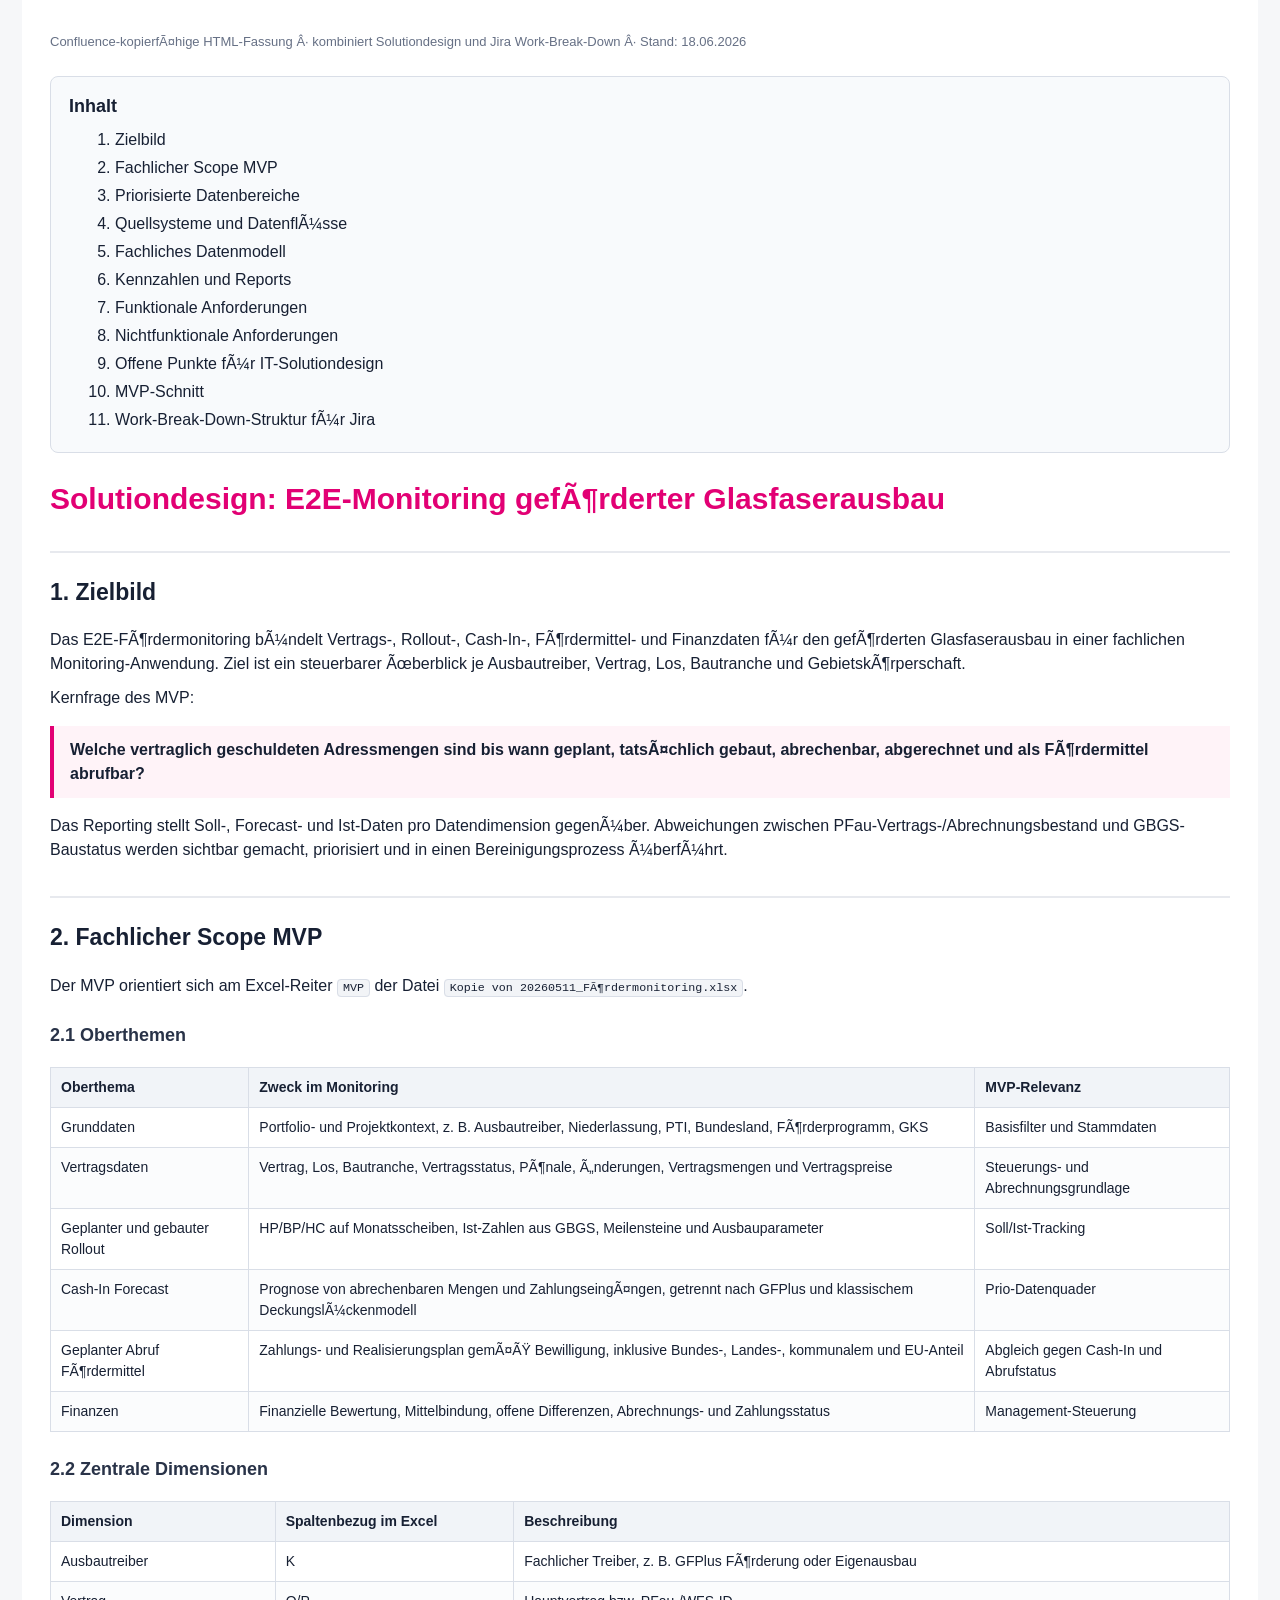
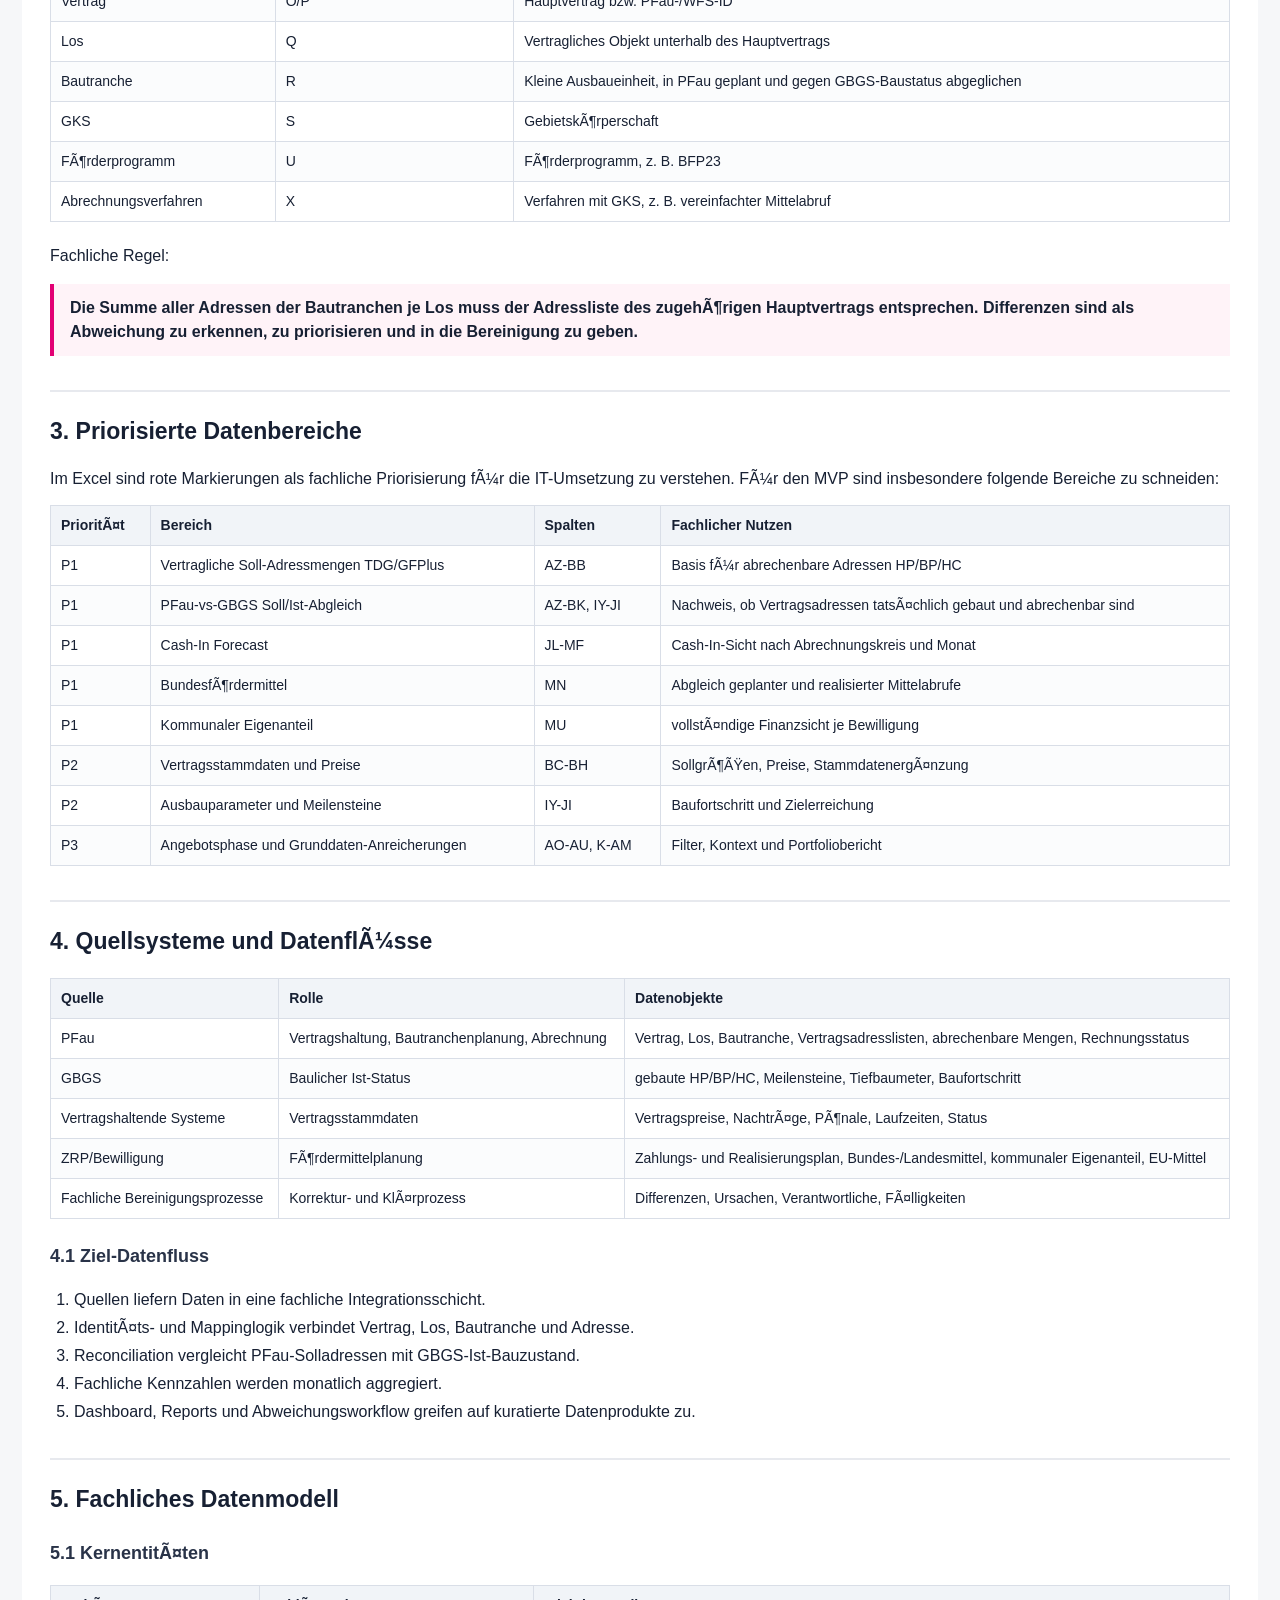
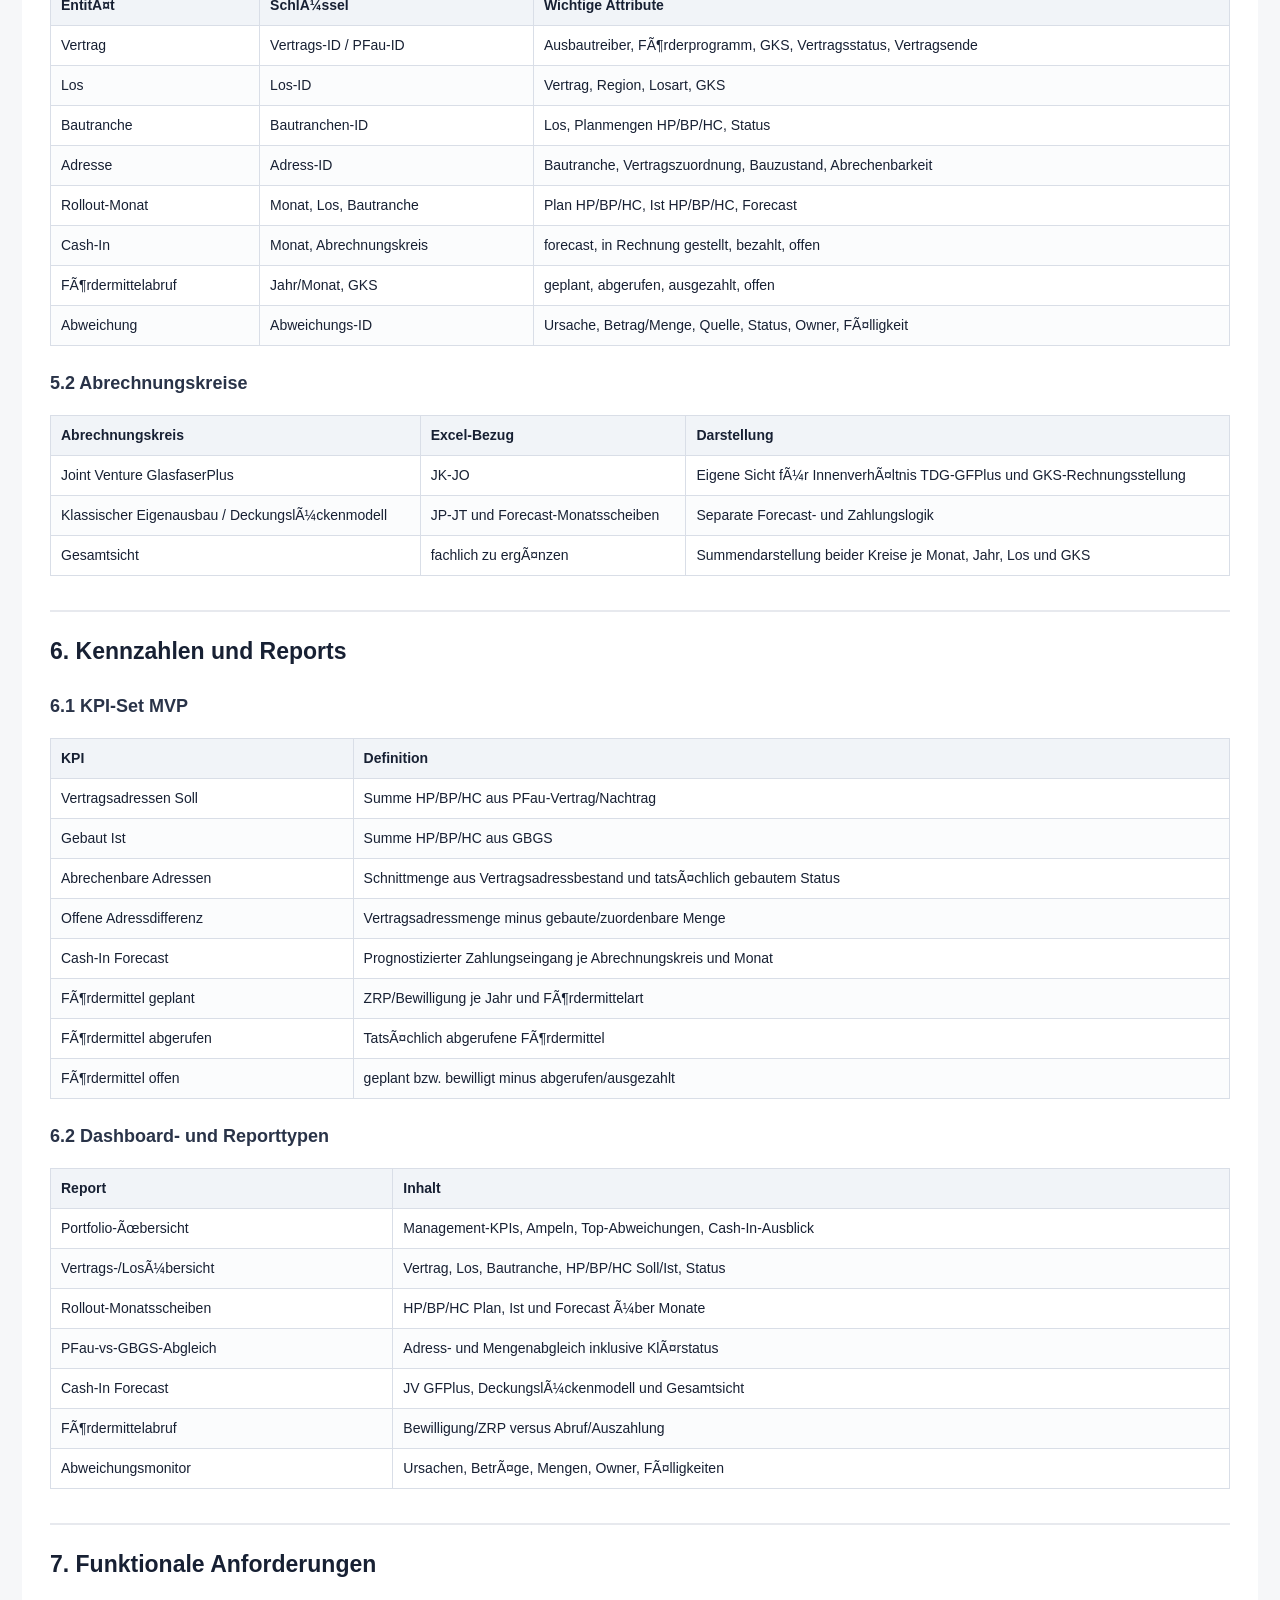
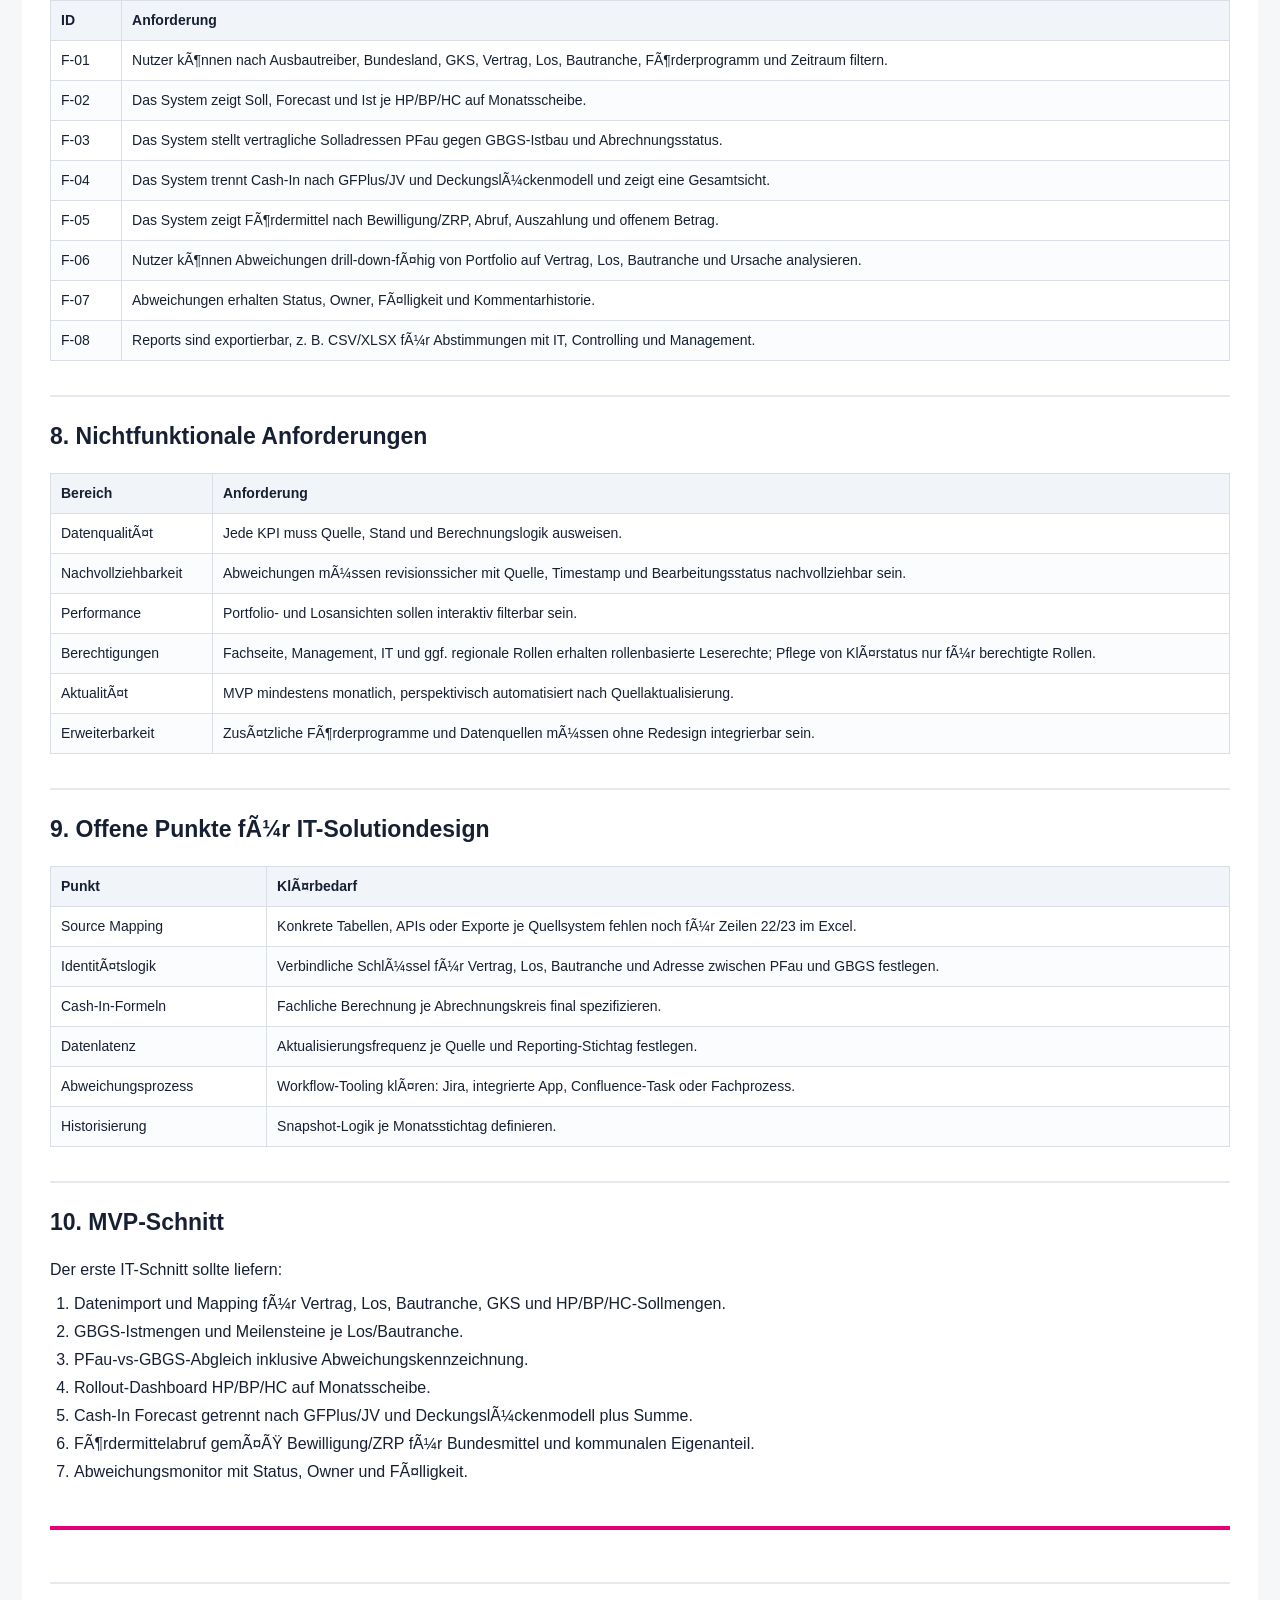
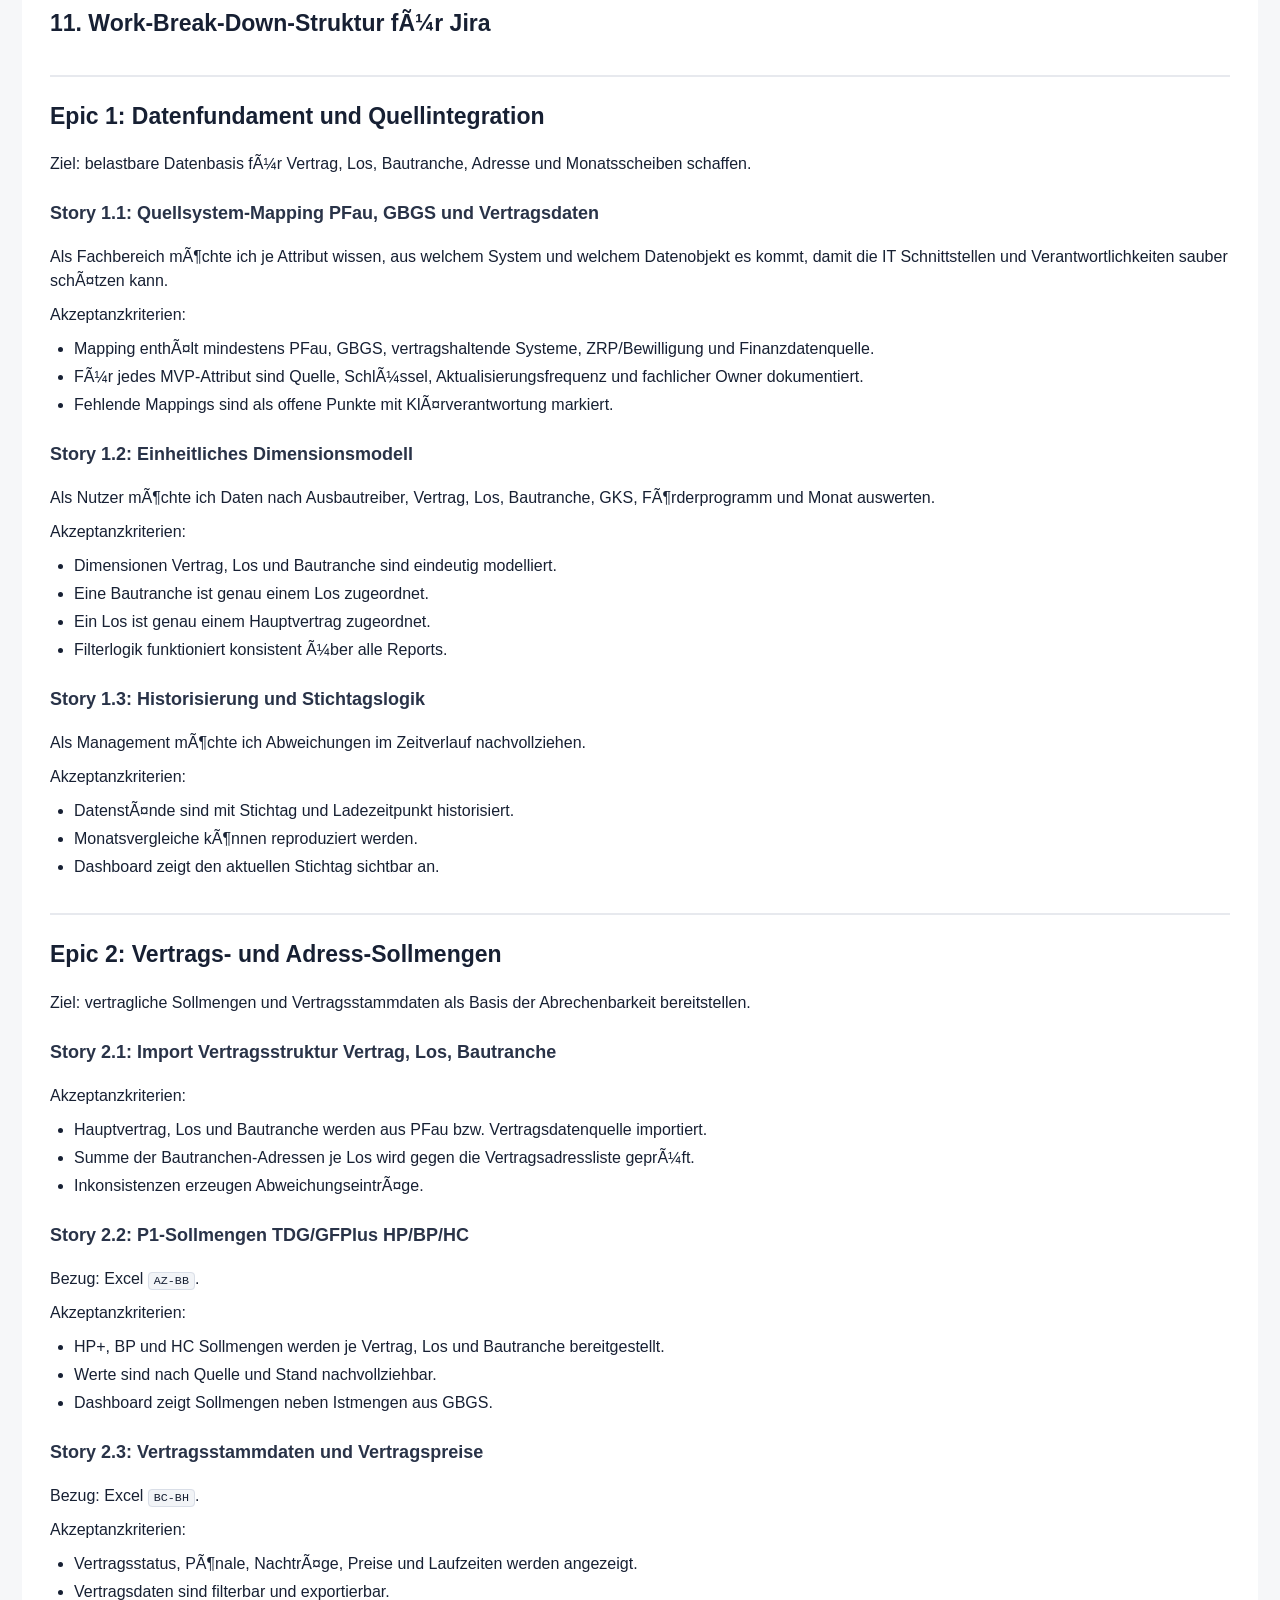
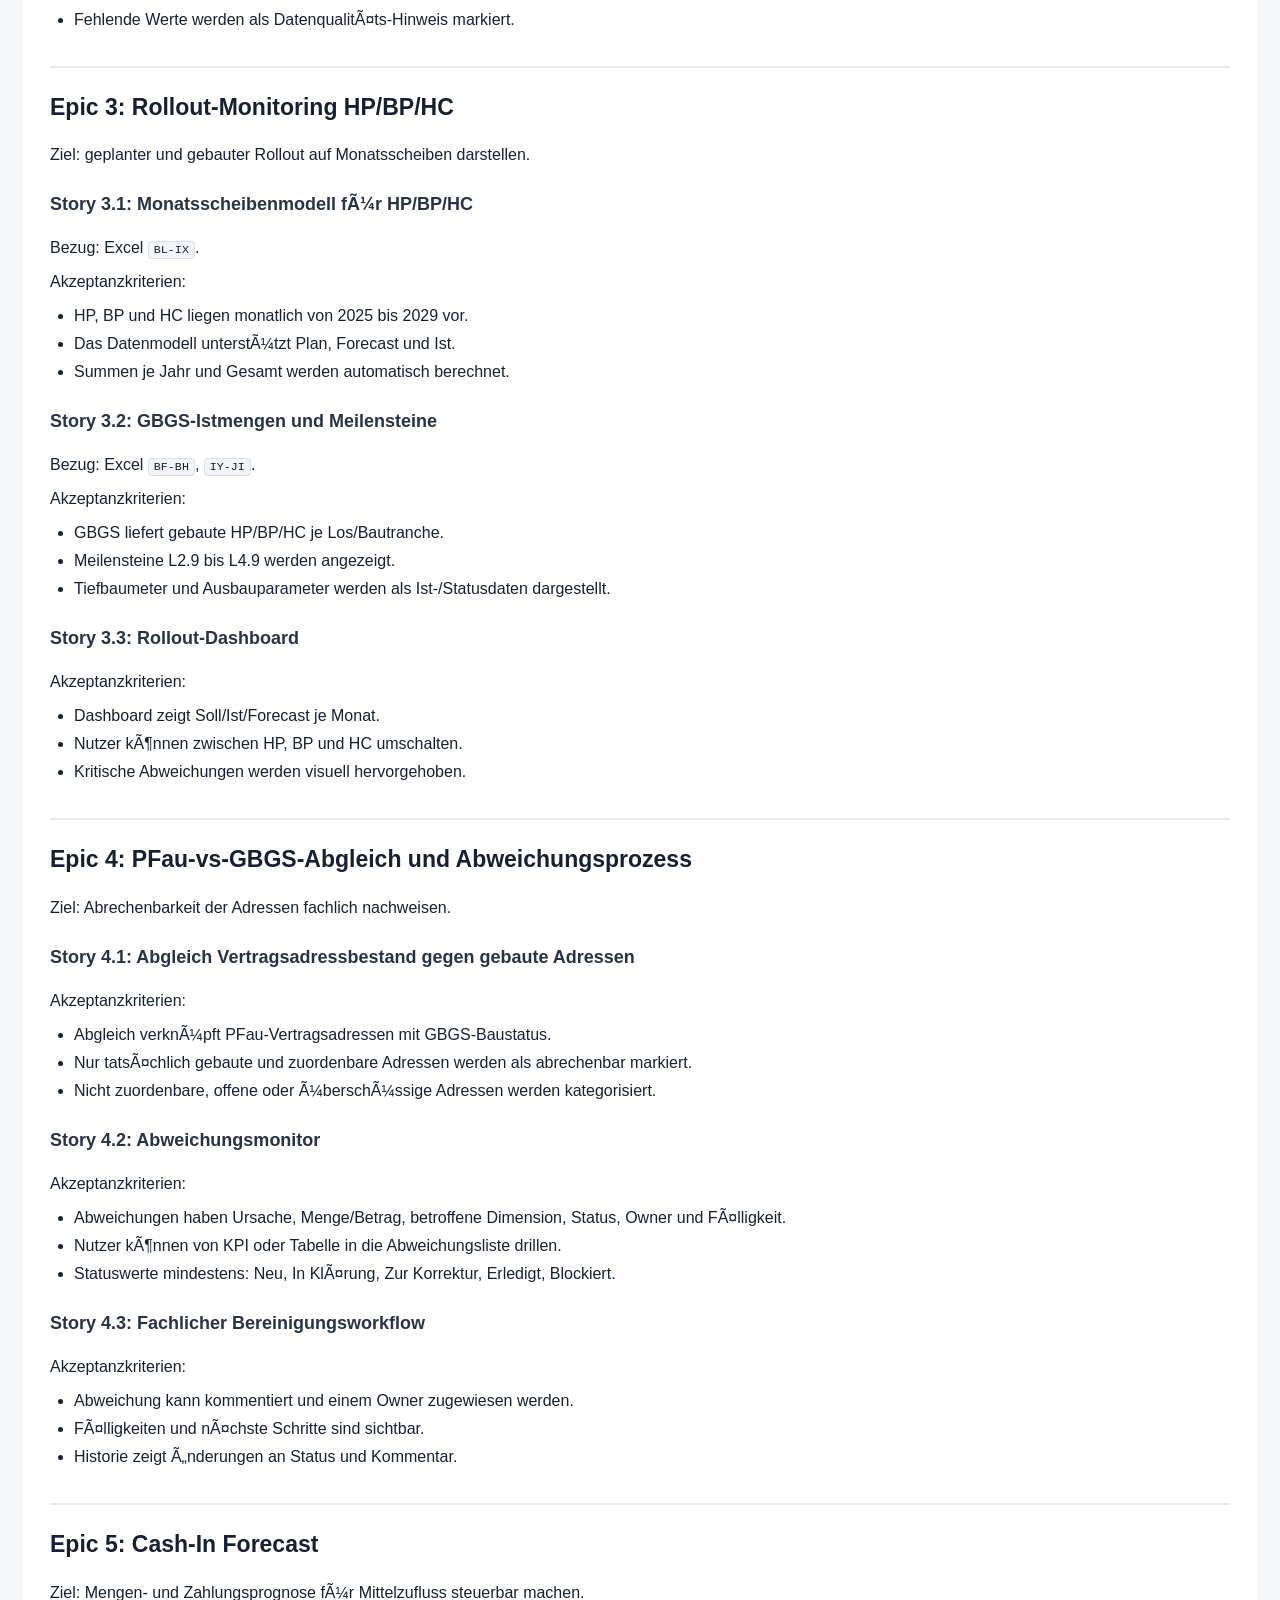
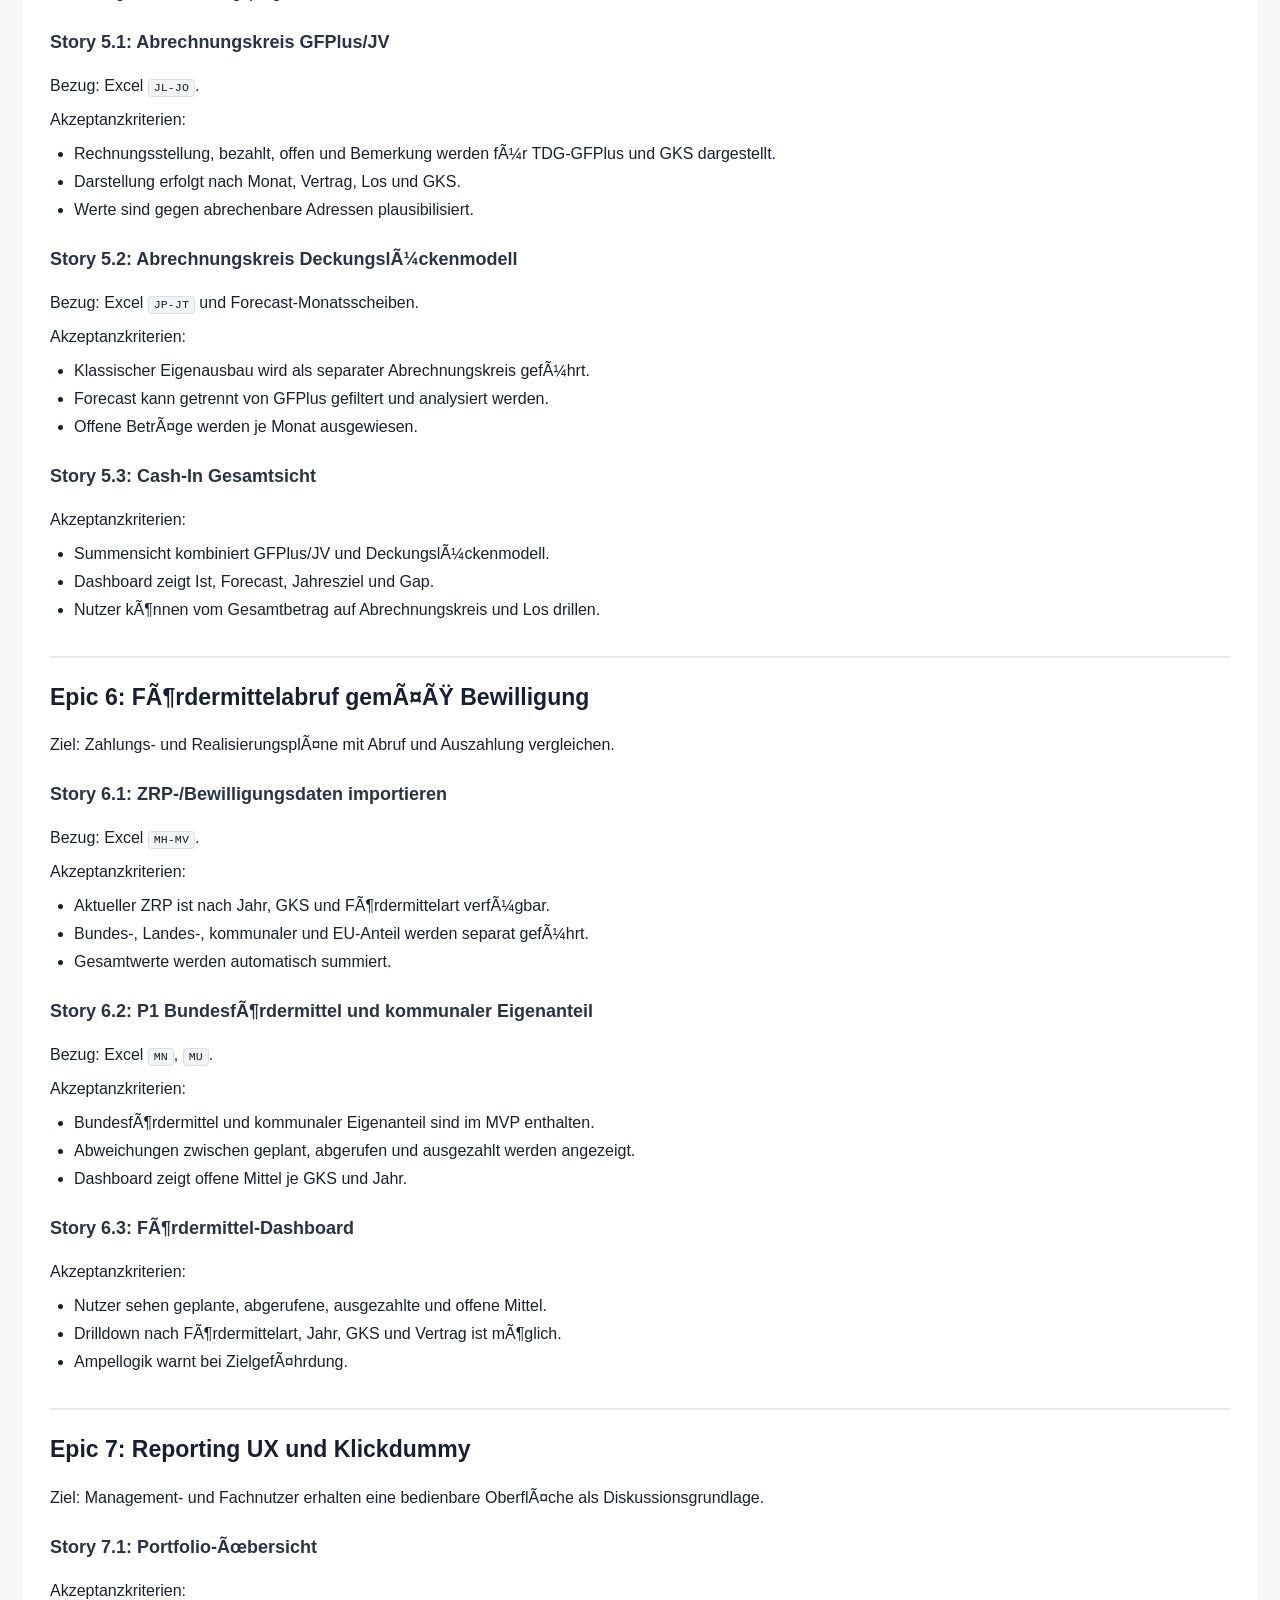
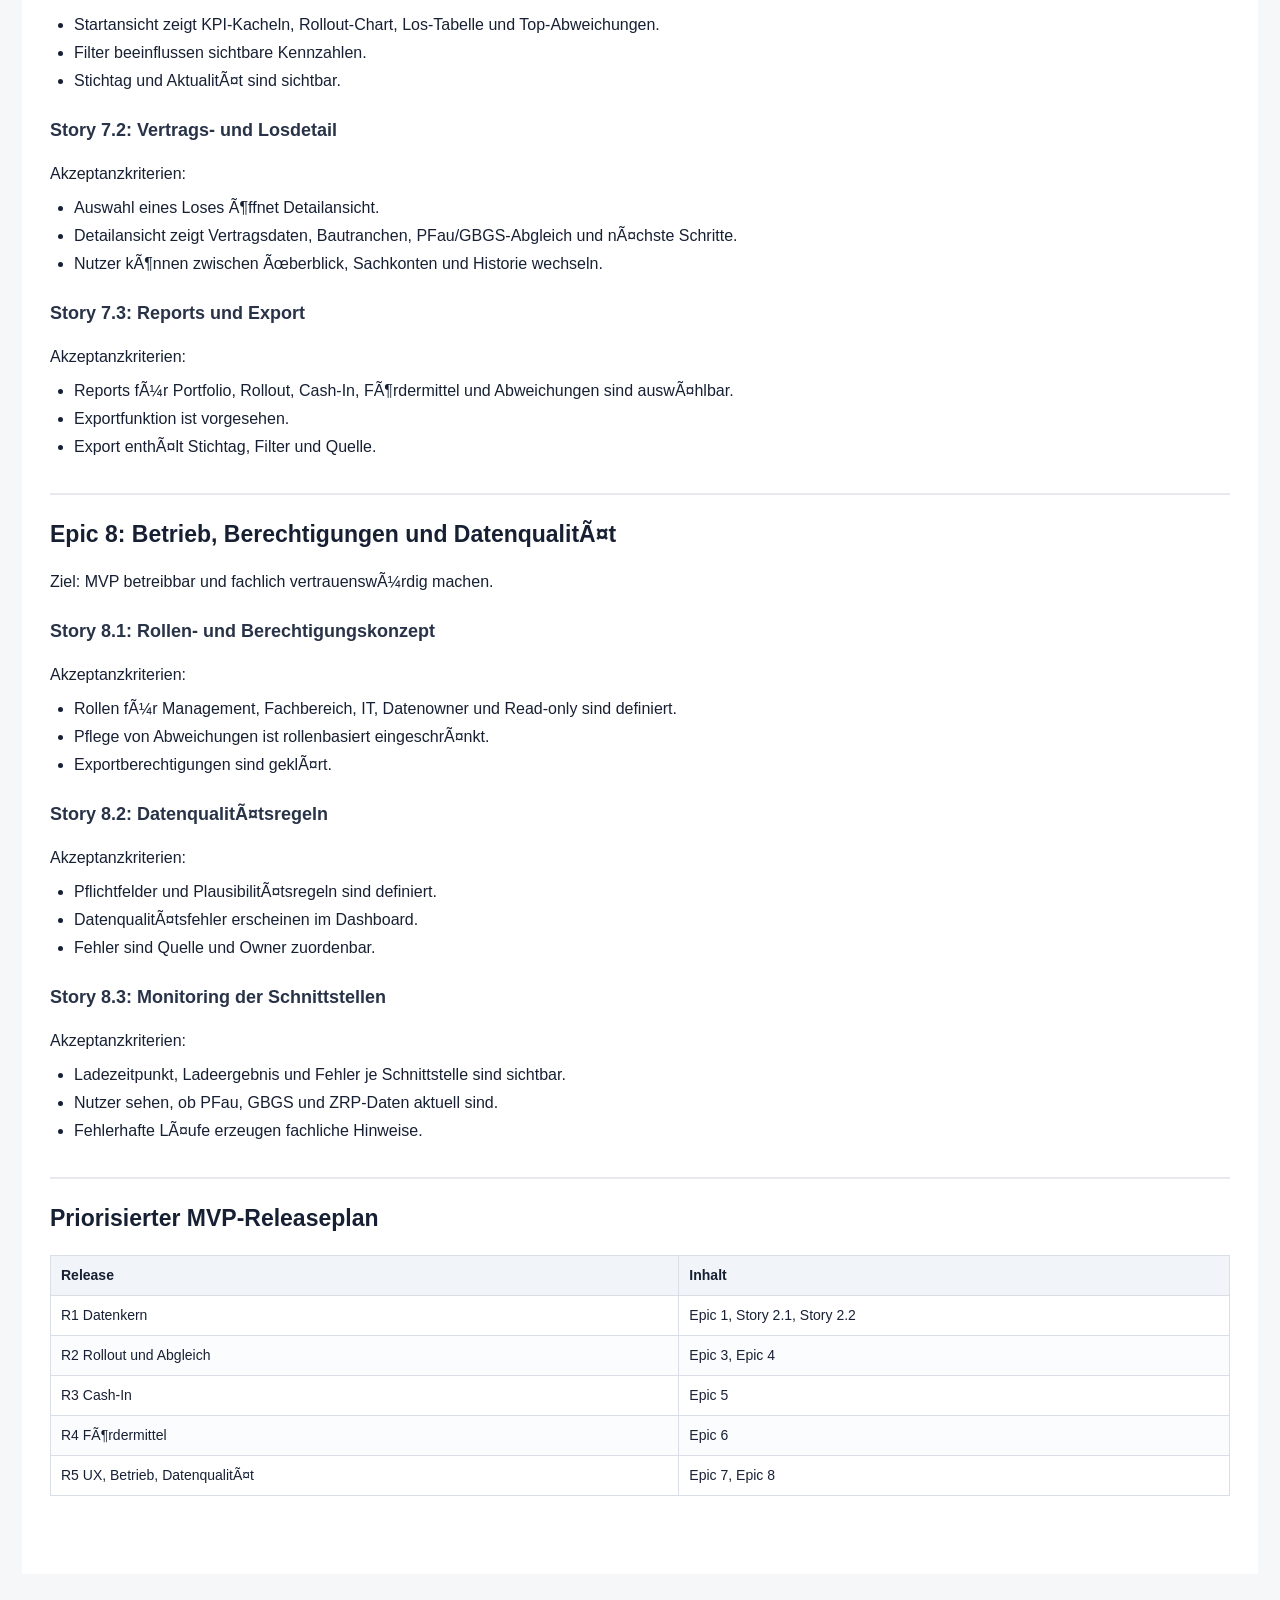
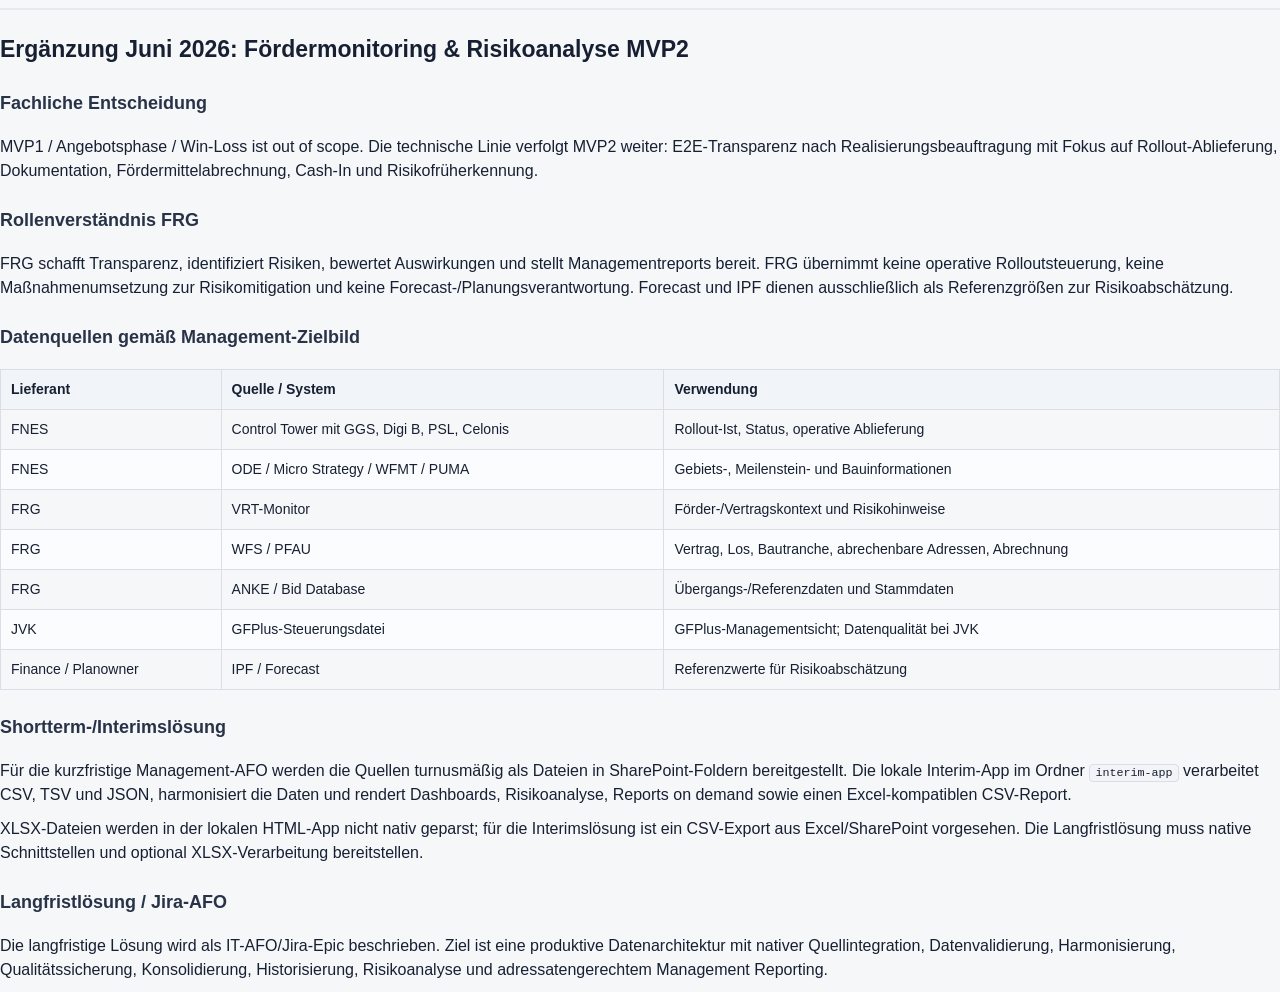
<file: foerdermonitoring-mvp2/docs/solutiondesign-confluence.html>
﻿<!doctype html>
<html lang="de">
<head>
  <meta charset="utf-8">
  <meta name="viewport" content="width=device-width, initial-scale=1">
  <title>Solutiondesign E2E-FÃ¶rdermonitoring MVP</title>
  <style>
    body { margin: 0; background: #f6f7f9; color: #172033; font-family: Arial, Helvetica, sans-serif; line-height: 1.5; }
    .page { max-width: 1180px; margin: 0 auto; padding: 32px 28px 56px; background: #fff; }
    .meta { color: #667085; font-size: 13px; margin-bottom: 24px; }
    h1 { color: #e20074; font-size: 30px; margin: 0 0 8px; line-height: 1.2; }
    h2 { border-top: 2px solid #e7e9ee; padding-top: 22px; margin-top: 34px; color: #172033; font-size: 23px; }
    h3 { margin-top: 24px; color: #293348; font-size: 18px; }
    h4 { margin-top: 18px; color: #293348; font-size: 15px; }
    p { margin: 10px 0; }
    blockquote { border-left: 4px solid #e20074; background: #fff3f8; margin: 16px 0; padding: 12px 16px; font-weight: 700; }
    code { background: #f2f4f7; border: 1px solid #d9dee7; border-radius: 4px; padding: 1px 5px; font-size: 90%; }
    .toc { background: #f8fafc; border: 1px solid #d9dee7; border-radius: 8px; padding: 16px 18px; margin: 22px 0 28px; }
    .toc h2 { border: 0; padding: 0; margin: 0 0 8px; font-size: 18px; }
    .toc ol { margin: 8px 0 0 22px; }
    .table-wrap { overflow-x: auto; margin: 14px 0 22px; }
    table { border-collapse: collapse; width: 100%; font-size: 14px; }
    th, td { border: 1px solid #d9dee7; padding: 9px 10px; vertical-align: top; text-align: left; }
    th { background: #f1f4f8; font-weight: 700; }
    tr:nth-child(even) td { background: #fbfcfd; }
    ul, ol { margin-top: 8px; padding-left: 24px; }
    li { margin: 4px 0; }
    .chapter-break { margin-top: 42px; border-top: 4px solid #e20074; padding-top: 18px; }
    @media print { body { background: #fff; } .page { padding: 0; max-width: none; } }
  </style>
</head>
<body>
  <main class="page">
    <div class="meta">Confluence-kopierfÃ¤hige HTML-Fassung Â· kombiniert Solutiondesign und Jira Work-Break-Down Â· Stand: 18.06.2026</div>
    <nav class="toc">
      <h2>Inhalt</h2>
      <ol>
        <li>Zielbild</li>
        <li>Fachlicher Scope MVP</li>
        <li>Priorisierte Datenbereiche</li>
        <li>Quellsysteme und DatenflÃ¼sse</li>
        <li>Fachliches Datenmodell</li>
        <li>Kennzahlen und Reports</li>
        <li>Funktionale Anforderungen</li>
        <li>Nichtfunktionale Anforderungen</li>
        <li>Offene Punkte fÃ¼r IT-Solutiondesign</li>
        <li>MVP-Schnitt</li>
        <li>Work-Break-Down-Struktur fÃ¼r Jira</li>
      </ol>
    </nav>
    <h1 id="solutiondesign-e2e-monitoring-geforderter-glasfaserausbau">Solutiondesign: E2E-Monitoring gefÃ¶rderter Glasfaserausbau</h1>
<h2 id="1-zielbild">1. Zielbild</h2>
<p>Das E2E-FÃ¶rdermonitoring bÃ¼ndelt Vertrags-, Rollout-, Cash-In-, FÃ¶rdermittel- und Finanzdaten fÃ¼r den gefÃ¶rderten Glasfaserausbau in einer fachlichen Monitoring-Anwendung. Ziel ist ein steuerbarer Ãœberblick je Ausbautreiber, Vertrag, Los, Bautranche und GebietskÃ¶rperschaft.</p>
<p>Kernfrage des MVP:</p>
<blockquote>Welche vertraglich geschuldeten Adressmengen sind bis wann geplant, tatsÃ¤chlich gebaut, abrechenbar, abgerechnet und als FÃ¶rdermittel abrufbar?</blockquote>
<p>Das Reporting stellt Soll-, Forecast- und Ist-Daten pro Datendimension gegenÃ¼ber. Abweichungen zwischen PFau-Vertrags-/Abrechnungsbestand und GBGS-Baustatus werden sichtbar gemacht, priorisiert und in einen Bereinigungsprozess Ã¼berfÃ¼hrt.</p>
<h2 id="2-fachlicher-scope-mvp">2. Fachlicher Scope MVP</h2>
<p>Der MVP orientiert sich am Excel-Reiter <code>MVP</code> der Datei <code>Kopie von 20260511_FÃ¶rdermonitoring.xlsx</code>.</p>
<h3 id="2-1-oberthemen">2.1 Oberthemen</h3>
<div class="table-wrap"><table><thead><tr><th>Oberthema</th><th>Zweck im Monitoring</th><th>MVP-Relevanz</th></tr></thead><tbody><tr><td>Grunddaten</td><td>Portfolio- und Projektkontext, z. B. Ausbautreiber, Niederlassung, PTI, Bundesland, FÃ¶rderprogramm, GKS</td><td>Basisfilter und Stammdaten</td></tr><tr><td>Vertragsdaten</td><td>Vertrag, Los, Bautranche, Vertragsstatus, PÃ¶nale, Ã„nderungen, Vertragsmengen und Vertragspreise</td><td>Steuerungs- und Abrechnungsgrundlage</td></tr><tr><td>Geplanter und gebauter Rollout</td><td>HP/BP/HC auf Monatsscheiben, Ist-Zahlen aus GBGS, Meilensteine und Ausbauparameter</td><td>Soll/Ist-Tracking</td></tr><tr><td>Cash-In Forecast</td><td>Prognose von abrechenbaren Mengen und ZahlungseingÃ¤ngen, getrennt nach GFPlus und klassischem DeckungslÃ¼ckenmodell</td><td>Prio-Datenquader</td></tr><tr><td>Geplanter Abruf FÃ¶rdermittel</td><td>Zahlungs- und Realisierungsplan gemÃ¤ÃŸ Bewilligung, inklusive Bundes-, Landes-, kommunalem und EU-Anteil</td><td>Abgleich gegen Cash-In und Abrufstatus</td></tr><tr><td>Finanzen</td><td>Finanzielle Bewertung, Mittelbindung, offene Differenzen, Abrechnungs- und Zahlungsstatus</td><td>Management-Steuerung</td></tr></tbody></table></div>
<h3 id="2-2-zentrale-dimensionen">2.2 Zentrale Dimensionen</h3>
<div class="table-wrap"><table><thead><tr><th>Dimension</th><th>Spaltenbezug im Excel</th><th>Beschreibung</th></tr></thead><tbody><tr><td>Ausbautreiber</td><td>K</td><td>Fachlicher Treiber, z. B. GFPlus FÃ¶rderung oder Eigenausbau</td></tr><tr><td>Vertrag</td><td>O/P</td><td>Hauptvertrag bzw. PFau-/WFS-ID</td></tr><tr><td>Los</td><td>Q</td><td>Vertragliches Objekt unterhalb des Hauptvertrags</td></tr><tr><td>Bautranche</td><td>R</td><td>Kleine Ausbaueinheit, in PFau geplant und gegen GBGS-Baustatus abgeglichen</td></tr><tr><td>GKS</td><td>S</td><td>GebietskÃ¶rperschaft</td></tr><tr><td>FÃ¶rderprogramm</td><td>U</td><td>FÃ¶rderprogramm, z. B. BFP23</td></tr><tr><td>Abrechnungsverfahren</td><td>X</td><td>Verfahren mit GKS, z. B. vereinfachter Mittelabruf</td></tr></tbody></table></div>
<p>Fachliche Regel:</p>
<blockquote>Die Summe aller Adressen der Bautranchen je Los muss der Adressliste des zugehÃ¶rigen Hauptvertrags entsprechen. Differenzen sind als Abweichung zu erkennen, zu priorisieren und in die Bereinigung zu geben.</blockquote>
<h2 id="3-priorisierte-datenbereiche">3. Priorisierte Datenbereiche</h2>
<p>Im Excel sind rote Markierungen als fachliche Priorisierung fÃ¼r die IT-Umsetzung zu verstehen. FÃ¼r den MVP sind insbesondere folgende Bereiche zu schneiden:</p>
<div class="table-wrap"><table><thead><tr><th>PrioritÃ¤t</th><th>Bereich</th><th>Spalten</th><th>Fachlicher Nutzen</th></tr></thead><tbody><tr><td>P1</td><td>Vertragliche Soll-Adressmengen TDG/GFPlus</td><td>AZ-BB</td><td>Basis fÃ¼r abrechenbare Adressen HP/BP/HC</td></tr><tr><td>P1</td><td>PFau-vs-GBGS Soll/Ist-Abgleich</td><td>AZ-BK, IY-JI</td><td>Nachweis, ob Vertragsadressen tatsÃ¤chlich gebaut und abrechenbar sind</td></tr><tr><td>P1</td><td>Cash-In Forecast</td><td>JL-MF</td><td>Cash-In-Sicht nach Abrechnungskreis und Monat</td></tr><tr><td>P1</td><td>BundesfÃ¶rdermittel</td><td>MN</td><td>Abgleich geplanter und realisierter Mittelabrufe</td></tr><tr><td>P1</td><td>Kommunaler Eigenanteil</td><td>MU</td><td>vollstÃ¤ndige Finanzsicht je Bewilligung</td></tr><tr><td>P2</td><td>Vertragsstammdaten und Preise</td><td>BC-BH</td><td>SollgrÃ¶ÃŸen, Preise, StammdatenergÃ¤nzung</td></tr><tr><td>P2</td><td>Ausbauparameter und Meilensteine</td><td>IY-JI</td><td>Baufortschritt und Zielerreichung</td></tr><tr><td>P3</td><td>Angebotsphase und Grunddaten-Anreicherungen</td><td>AO-AU, K-AM</td><td>Filter, Kontext und Portfoliobericht</td></tr></tbody></table></div>
<h2 id="4-quellsysteme-und-datenflusse">4. Quellsysteme und DatenflÃ¼sse</h2>
<div class="table-wrap"><table><thead><tr><th>Quelle</th><th>Rolle</th><th>Datenobjekte</th></tr></thead><tbody><tr><td>PFau</td><td>Vertragshaltung, Bautranchenplanung, Abrechnung</td><td>Vertrag, Los, Bautranche, Vertragsadresslisten, abrechenbare Mengen, Rechnungsstatus</td></tr><tr><td>GBGS</td><td>Baulicher Ist-Status</td><td>gebaute HP/BP/HC, Meilensteine, Tiefbaumeter, Baufortschritt</td></tr><tr><td>Vertragshaltende Systeme</td><td>Vertragsstammdaten</td><td>Vertragspreise, NachtrÃ¤ge, PÃ¶nale, Laufzeiten, Status</td></tr><tr><td>ZRP/Bewilligung</td><td>FÃ¶rdermittelplanung</td><td>Zahlungs- und Realisierungsplan, Bundes-/Landesmittel, kommunaler Eigenanteil, EU-Mittel</td></tr><tr><td>Fachliche Bereinigungsprozesse</td><td>Korrektur- und KlÃ¤rprozess</td><td>Differenzen, Ursachen, Verantwortliche, FÃ¤lligkeiten</td></tr></tbody></table></div>
<h3 id="4-1-ziel-datenfluss">4.1 Ziel-Datenfluss</h3>
<ol><li>Quellen liefern Daten in eine fachliche Integrationsschicht.</li><li>IdentitÃ¤ts- und Mappinglogik verbindet Vertrag, Los, Bautranche und Adresse.</li><li>Reconciliation vergleicht PFau-Solladressen mit GBGS-Ist-Bauzustand.</li><li>Fachliche Kennzahlen werden monatlich aggregiert.</li><li>Dashboard, Reports und Abweichungsworkflow greifen auf kuratierte Datenprodukte zu.</li></ol>
<h2 id="5-fachliches-datenmodell">5. Fachliches Datenmodell</h2>
<h3 id="5-1-kernentitaten">5.1 KernentitÃ¤ten</h3>
<div class="table-wrap"><table><thead><tr><th>EntitÃ¤t</th><th>SchlÃ¼ssel</th><th>Wichtige Attribute</th></tr></thead><tbody><tr><td>Vertrag</td><td>Vertrags-ID / PFau-ID</td><td>Ausbautreiber, FÃ¶rderprogramm, GKS, Vertragsstatus, Vertragsende</td></tr><tr><td>Los</td><td>Los-ID</td><td>Vertrag, Region, Losart, GKS</td></tr><tr><td>Bautranche</td><td>Bautranchen-ID</td><td>Los, Planmengen HP/BP/HC, Status</td></tr><tr><td>Adresse</td><td>Adress-ID</td><td>Bautranche, Vertragszuordnung, Bauzustand, Abrechenbarkeit</td></tr><tr><td>Rollout-Monat</td><td>Monat, Los, Bautranche</td><td>Plan HP/BP/HC, Ist HP/BP/HC, Forecast</td></tr><tr><td>Cash-In</td><td>Monat, Abrechnungskreis</td><td>forecast, in Rechnung gestellt, bezahlt, offen</td></tr><tr><td>FÃ¶rdermittelabruf</td><td>Jahr/Monat, GKS</td><td>geplant, abgerufen, ausgezahlt, offen</td></tr><tr><td>Abweichung</td><td>Abweichungs-ID</td><td>Ursache, Betrag/Menge, Quelle, Status, Owner, FÃ¤lligkeit</td></tr></tbody></table></div>
<h3 id="5-2-abrechnungskreise">5.2 Abrechnungskreise</h3>
<div class="table-wrap"><table><thead><tr><th>Abrechnungskreis</th><th>Excel-Bezug</th><th>Darstellung</th></tr></thead><tbody><tr><td>Joint Venture GlasfaserPlus</td><td>JK-JO</td><td>Eigene Sicht fÃ¼r InnenverhÃ¤ltnis TDG-GFPlus und GKS-Rechnungsstellung</td></tr><tr><td>Klassischer Eigenausbau / DeckungslÃ¼ckenmodell</td><td>JP-JT und Forecast-Monatsscheiben</td><td>Separate Forecast- und Zahlungslogik</td></tr><tr><td>Gesamtsicht</td><td>fachlich zu ergÃ¤nzen</td><td>Summendarstellung beider Kreise je Monat, Jahr, Los und GKS</td></tr></tbody></table></div>
<h2 id="6-kennzahlen-und-reports">6. Kennzahlen und Reports</h2>
<h3 id="6-1-kpi-set-mvp">6.1 KPI-Set MVP</h3>
<div class="table-wrap"><table><thead><tr><th>KPI</th><th>Definition</th></tr></thead><tbody><tr><td>Vertragsadressen Soll</td><td>Summe HP/BP/HC aus PFau-Vertrag/Nachtrag</td></tr><tr><td>Gebaut Ist</td><td>Summe HP/BP/HC aus GBGS</td></tr><tr><td>Abrechenbare Adressen</td><td>Schnittmenge aus Vertragsadressbestand und tatsÃ¤chlich gebautem Status</td></tr><tr><td>Offene Adressdifferenz</td><td>Vertragsadressmenge minus gebaute/zuordenbare Menge</td></tr><tr><td>Cash-In Forecast</td><td>Prognostizierter Zahlungseingang je Abrechnungskreis und Monat</td></tr><tr><td>FÃ¶rdermittel geplant</td><td>ZRP/Bewilligung je Jahr und FÃ¶rdermittelart</td></tr><tr><td>FÃ¶rdermittel abgerufen</td><td>TatsÃ¤chlich abgerufene FÃ¶rdermittel</td></tr><tr><td>FÃ¶rdermittel offen</td><td>geplant bzw. bewilligt minus abgerufen/ausgezahlt</td></tr></tbody></table></div>
<h3 id="6-2-dashboard-und-reporttypen">6.2 Dashboard- und Reporttypen</h3>
<div class="table-wrap"><table><thead><tr><th>Report</th><th>Inhalt</th></tr></thead><tbody><tr><td>Portfolio-Ãœbersicht</td><td>Management-KPIs, Ampeln, Top-Abweichungen, Cash-In-Ausblick</td></tr><tr><td>Vertrags-/LosÃ¼bersicht</td><td>Vertrag, Los, Bautranche, HP/BP/HC Soll/Ist, Status</td></tr><tr><td>Rollout-Monatsscheiben</td><td>HP/BP/HC Plan, Ist und Forecast Ã¼ber Monate</td></tr><tr><td>PFau-vs-GBGS-Abgleich</td><td>Adress- und Mengenabgleich inklusive KlÃ¤rstatus</td></tr><tr><td>Cash-In Forecast</td><td>JV GFPlus, DeckungslÃ¼ckenmodell und Gesamtsicht</td></tr><tr><td>FÃ¶rdermittelabruf</td><td>Bewilligung/ZRP versus Abruf/Auszahlung</td></tr><tr><td>Abweichungsmonitor</td><td>Ursachen, BetrÃ¤ge, Mengen, Owner, FÃ¤lligkeiten</td></tr></tbody></table></div>
<h2 id="7-funktionale-anforderungen">7. Funktionale Anforderungen</h2>
<div class="table-wrap"><table><thead><tr><th>ID</th><th>Anforderung</th></tr></thead><tbody><tr><td>F-01</td><td>Nutzer kÃ¶nnen nach Ausbautreiber, Bundesland, GKS, Vertrag, Los, Bautranche, FÃ¶rderprogramm und Zeitraum filtern.</td></tr><tr><td>F-02</td><td>Das System zeigt Soll, Forecast und Ist je HP/BP/HC auf Monatsscheibe.</td></tr><tr><td>F-03</td><td>Das System stellt vertragliche Solladressen PFau gegen GBGS-Istbau und Abrechnungsstatus.</td></tr><tr><td>F-04</td><td>Das System trennt Cash-In nach GFPlus/JV und DeckungslÃ¼ckenmodell und zeigt eine Gesamtsicht.</td></tr><tr><td>F-05</td><td>Das System zeigt FÃ¶rdermittel nach Bewilligung/ZRP, Abruf, Auszahlung und offenem Betrag.</td></tr><tr><td>F-06</td><td>Nutzer kÃ¶nnen Abweichungen drill-down-fÃ¤hig von Portfolio auf Vertrag, Los, Bautranche und Ursache analysieren.</td></tr><tr><td>F-07</td><td>Abweichungen erhalten Status, Owner, FÃ¤lligkeit und Kommentarhistorie.</td></tr><tr><td>F-08</td><td>Reports sind exportierbar, z. B. CSV/XLSX fÃ¼r Abstimmungen mit IT, Controlling und Management.</td></tr></tbody></table></div>
<h2 id="8-nichtfunktionale-anforderungen">8. Nichtfunktionale Anforderungen</h2>
<div class="table-wrap"><table><thead><tr><th>Bereich</th><th>Anforderung</th></tr></thead><tbody><tr><td>DatenqualitÃ¤t</td><td>Jede KPI muss Quelle, Stand und Berechnungslogik ausweisen.</td></tr><tr><td>Nachvollziehbarkeit</td><td>Abweichungen mÃ¼ssen revisionssicher mit Quelle, Timestamp und Bearbeitungsstatus nachvollziehbar sein.</td></tr><tr><td>Performance</td><td>Portfolio- und Losansichten sollen interaktiv filterbar sein.</td></tr><tr><td>Berechtigungen</td><td>Fachseite, Management, IT und ggf. regionale Rollen erhalten rollenbasierte Leserechte; Pflege von KlÃ¤rstatus nur fÃ¼r berechtigte Rollen.</td></tr><tr><td>AktualitÃ¤t</td><td>MVP mindestens monatlich, perspektivisch automatisiert nach Quellaktualisierung.</td></tr><tr><td>Erweiterbarkeit</td><td>ZusÃ¤tzliche FÃ¶rderprogramme und Datenquellen mÃ¼ssen ohne Redesign integrierbar sein.</td></tr></tbody></table></div>
<h2 id="9-offene-punkte-fur-it-solutiondesign">9. Offene Punkte fÃ¼r IT-Solutiondesign</h2>
<div class="table-wrap"><table><thead><tr><th>Punkt</th><th>KlÃ¤rbedarf</th></tr></thead><tbody><tr><td>Source Mapping</td><td>Konkrete Tabellen, APIs oder Exporte je Quellsystem fehlen noch fÃ¼r Zeilen 22/23 im Excel.</td></tr><tr><td>IdentitÃ¤tslogik</td><td>Verbindliche SchlÃ¼ssel fÃ¼r Vertrag, Los, Bautranche und Adresse zwischen PFau und GBGS festlegen.</td></tr><tr><td>Cash-In-Formeln</td><td>Fachliche Berechnung je Abrechnungskreis final spezifizieren.</td></tr><tr><td>Datenlatenz</td><td>Aktualisierungsfrequenz je Quelle und Reporting-Stichtag festlegen.</td></tr><tr><td>Abweichungsprozess</td><td>Workflow-Tooling klÃ¤ren: Jira, integrierte App, Confluence-Task oder Fachprozess.</td></tr><tr><td>Historisierung</td><td>Snapshot-Logik je Monatsstichtag definieren.</td></tr></tbody></table></div>
<h2 id="10-mvp-schnitt">10. MVP-Schnitt</h2>
<p>Der erste IT-Schnitt sollte liefern:</p>
<ol><li>Datenimport und Mapping fÃ¼r Vertrag, Los, Bautranche, GKS und HP/BP/HC-Sollmengen.</li><li>GBGS-Istmengen und Meilensteine je Los/Bautranche.</li><li>PFau-vs-GBGS-Abgleich inklusive Abweichungskennzeichnung.</li><li>Rollout-Dashboard HP/BP/HC auf Monatsscheibe.</li><li>Cash-In Forecast getrennt nach GFPlus/JV und DeckungslÃ¼ckenmodell plus Summe.</li><li>FÃ¶rdermittelabruf gemÃ¤ÃŸ Bewilligung/ZRP fÃ¼r Bundesmittel und kommunalen Eigenanteil.</li><li>Abweichungsmonitor mit Status, Owner und FÃ¤lligkeit.</li></ol>
    <section class="chapter-break">
      <h2 id="11-work-break-down-struktur-fur-jira">11. Work-Break-Down-Struktur fÃ¼r Jira</h2>
<h2 id="epic-1-datenfundament-und-quellintegration">Epic 1: Datenfundament und Quellintegration</h2>
<p>Ziel: belastbare Datenbasis fÃ¼r Vertrag, Los, Bautranche, Adresse und Monatsscheiben schaffen.</p>
<h3 id="story-1-1-quellsystem-mapping-pfau-gbgs-und-vertragsdaten">Story 1.1: Quellsystem-Mapping PFau, GBGS und Vertragsdaten</h3>
<p>Als Fachbereich mÃ¶chte ich je Attribut wissen, aus welchem System und welchem Datenobjekt es kommt, damit die IT Schnittstellen und Verantwortlichkeiten sauber schÃ¤tzen kann.</p>
<p>Akzeptanzkriterien:</p>
<ul><li>Mapping enthÃ¤lt mindestens PFau, GBGS, vertragshaltende Systeme, ZRP/Bewilligung und Finanzdatenquelle.</li><li>FÃ¼r jedes MVP-Attribut sind Quelle, SchlÃ¼ssel, Aktualisierungsfrequenz und fachlicher Owner dokumentiert.</li><li>Fehlende Mappings sind als offene Punkte mit KlÃ¤rverantwortung markiert.</li></ul>
<h3 id="story-1-2-einheitliches-dimensionsmodell">Story 1.2: Einheitliches Dimensionsmodell</h3>
<p>Als Nutzer mÃ¶chte ich Daten nach Ausbautreiber, Vertrag, Los, Bautranche, GKS, FÃ¶rderprogramm und Monat auswerten.</p>
<p>Akzeptanzkriterien:</p>
<ul><li>Dimensionen Vertrag, Los und Bautranche sind eindeutig modelliert.</li><li>Eine Bautranche ist genau einem Los zugeordnet.</li><li>Ein Los ist genau einem Hauptvertrag zugeordnet.</li><li>Filterlogik funktioniert konsistent Ã¼ber alle Reports.</li></ul>
<h3 id="story-1-3-historisierung-und-stichtagslogik">Story 1.3: Historisierung und Stichtagslogik</h3>
<p>Als Management mÃ¶chte ich Abweichungen im Zeitverlauf nachvollziehen.</p>
<p>Akzeptanzkriterien:</p>
<ul><li>DatenstÃ¤nde sind mit Stichtag und Ladezeitpunkt historisiert.</li><li>Monatsvergleiche kÃ¶nnen reproduziert werden.</li><li>Dashboard zeigt den aktuellen Stichtag sichtbar an.</li></ul>
<h2 id="epic-2-vertrags-und-adress-sollmengen">Epic 2: Vertrags- und Adress-Sollmengen</h2>
<p>Ziel: vertragliche Sollmengen und Vertragsstammdaten als Basis der Abrechenbarkeit bereitstellen.</p>
<h3 id="story-2-1-import-vertragsstruktur-vertrag-los-bautranche">Story 2.1: Import Vertragsstruktur Vertrag, Los, Bautranche</h3>
<p>Akzeptanzkriterien:</p>
<ul><li>Hauptvertrag, Los und Bautranche werden aus PFau bzw. Vertragsdatenquelle importiert.</li><li>Summe der Bautranchen-Adressen je Los wird gegen die Vertragsadressliste geprÃ¼ft.</li><li>Inkonsistenzen erzeugen AbweichungseintrÃ¤ge.</li></ul>
<h3 id="story-2-2-p1-sollmengen-tdg-gfplus-hp-bp-hc">Story 2.2: P1-Sollmengen TDG/GFPlus HP/BP/HC</h3>
<p>Bezug: Excel <code>AZ-BB</code>.</p>
<p>Akzeptanzkriterien:</p>
<ul><li>HP+, BP und HC Sollmengen werden je Vertrag, Los und Bautranche bereitgestellt.</li><li>Werte sind nach Quelle und Stand nachvollziehbar.</li><li>Dashboard zeigt Sollmengen neben Istmengen aus GBGS.</li></ul>
<h3 id="story-2-3-vertragsstammdaten-und-vertragspreise">Story 2.3: Vertragsstammdaten und Vertragspreise</h3>
<p>Bezug: Excel <code>BC-BH</code>.</p>
<p>Akzeptanzkriterien:</p>
<ul><li>Vertragsstatus, PÃ¶nale, NachtrÃ¤ge, Preise und Laufzeiten werden angezeigt.</li><li>Vertragsdaten sind filterbar und exportierbar.</li><li>Fehlende Werte werden als DatenqualitÃ¤ts-Hinweis markiert.</li></ul>
<h2 id="epic-3-rollout-monitoring-hp-bp-hc">Epic 3: Rollout-Monitoring HP/BP/HC</h2>
<p>Ziel: geplanter und gebauter Rollout auf Monatsscheiben darstellen.</p>
<h3 id="story-3-1-monatsscheibenmodell-fur-hp-bp-hc">Story 3.1: Monatsscheibenmodell fÃ¼r HP/BP/HC</h3>
<p>Bezug: Excel <code>BL-IX</code>.</p>
<p>Akzeptanzkriterien:</p>
<ul><li>HP, BP und HC liegen monatlich von 2025 bis 2029 vor.</li><li>Das Datenmodell unterstÃ¼tzt Plan, Forecast und Ist.</li><li>Summen je Jahr und Gesamt werden automatisch berechnet.</li></ul>
<h3 id="story-3-2-gbgs-istmengen-und-meilensteine">Story 3.2: GBGS-Istmengen und Meilensteine</h3>
<p>Bezug: Excel <code>BF-BH</code>, <code>IY-JI</code>.</p>
<p>Akzeptanzkriterien:</p>
<ul><li>GBGS liefert gebaute HP/BP/HC je Los/Bautranche.</li><li>Meilensteine L2.9 bis L4.9 werden angezeigt.</li><li>Tiefbaumeter und Ausbauparameter werden als Ist-/Statusdaten dargestellt.</li></ul>
<h3 id="story-3-3-rollout-dashboard">Story 3.3: Rollout-Dashboard</h3>
<p>Akzeptanzkriterien:</p>
<ul><li>Dashboard zeigt Soll/Ist/Forecast je Monat.</li><li>Nutzer kÃ¶nnen zwischen HP, BP und HC umschalten.</li><li>Kritische Abweichungen werden visuell hervorgehoben.</li></ul>
<h2 id="epic-4-pfau-vs-gbgs-abgleich-und-abweichungsprozess">Epic 4: PFau-vs-GBGS-Abgleich und Abweichungsprozess</h2>
<p>Ziel: Abrechenbarkeit der Adressen fachlich nachweisen.</p>
<h3 id="story-4-1-abgleich-vertragsadressbestand-gegen-gebaute-adressen">Story 4.1: Abgleich Vertragsadressbestand gegen gebaute Adressen</h3>
<p>Akzeptanzkriterien:</p>
<ul><li>Abgleich verknÃ¼pft PFau-Vertragsadressen mit GBGS-Baustatus.</li><li>Nur tatsÃ¤chlich gebaute und zuordenbare Adressen werden als abrechenbar markiert.</li><li>Nicht zuordenbare, offene oder Ã¼berschÃ¼ssige Adressen werden kategorisiert.</li></ul>
<h3 id="story-4-2-abweichungsmonitor">Story 4.2: Abweichungsmonitor</h3>
<p>Akzeptanzkriterien:</p>
<ul><li>Abweichungen haben Ursache, Menge/Betrag, betroffene Dimension, Status, Owner und FÃ¤lligkeit.</li><li>Nutzer kÃ¶nnen von KPI oder Tabelle in die Abweichungsliste drillen.</li><li>Statuswerte mindestens: Neu, In KlÃ¤rung, Zur Korrektur, Erledigt, Blockiert.</li></ul>
<h3 id="story-4-3-fachlicher-bereinigungsworkflow">Story 4.3: Fachlicher Bereinigungsworkflow</h3>
<p>Akzeptanzkriterien:</p>
<ul><li>Abweichung kann kommentiert und einem Owner zugewiesen werden.</li><li>FÃ¤lligkeiten und nÃ¤chste Schritte sind sichtbar.</li><li>Historie zeigt Ã„nderungen an Status und Kommentar.</li></ul>
<h2 id="epic-5-cash-in-forecast">Epic 5: Cash-In Forecast</h2>
<p>Ziel: Mengen- und Zahlungsprognose fÃ¼r Mittelzufluss steuerbar machen.</p>
<h3 id="story-5-1-abrechnungskreis-gfplus-jv">Story 5.1: Abrechnungskreis GFPlus/JV</h3>
<p>Bezug: Excel <code>JL-JO</code>.</p>
<p>Akzeptanzkriterien:</p>
<ul><li>Rechnungsstellung, bezahlt, offen und Bemerkung werden fÃ¼r TDG-GFPlus und GKS dargestellt.</li><li>Darstellung erfolgt nach Monat, Vertrag, Los und GKS.</li><li>Werte sind gegen abrechenbare Adressen plausibilisiert.</li></ul>
<h3 id="story-5-2-abrechnungskreis-deckungsluckenmodell">Story 5.2: Abrechnungskreis DeckungslÃ¼ckenmodell</h3>
<p>Bezug: Excel <code>JP-JT</code> und Forecast-Monatsscheiben.</p>
<p>Akzeptanzkriterien:</p>
<ul><li>Klassischer Eigenausbau wird als separater Abrechnungskreis gefÃ¼hrt.</li><li>Forecast kann getrennt von GFPlus gefiltert und analysiert werden.</li><li>Offene BetrÃ¤ge werden je Monat ausgewiesen.</li></ul>
<h3 id="story-5-3-cash-in-gesamtsicht">Story 5.3: Cash-In Gesamtsicht</h3>
<p>Akzeptanzkriterien:</p>
<ul><li>Summensicht kombiniert GFPlus/JV und DeckungslÃ¼ckenmodell.</li><li>Dashboard zeigt Ist, Forecast, Jahresziel und Gap.</li><li>Nutzer kÃ¶nnen vom Gesamtbetrag auf Abrechnungskreis und Los drillen.</li></ul>
<h2 id="epic-6-fordermittelabruf-gema-bewilligung">Epic 6: FÃ¶rdermittelabruf gemÃ¤ÃŸ Bewilligung</h2>
<p>Ziel: Zahlungs- und RealisierungsplÃ¤ne mit Abruf und Auszahlung vergleichen.</p>
<h3 id="story-6-1-zrp-bewilligungsdaten-importieren">Story 6.1: ZRP-/Bewilligungsdaten importieren</h3>
<p>Bezug: Excel <code>MH-MV</code>.</p>
<p>Akzeptanzkriterien:</p>
<ul><li>Aktueller ZRP ist nach Jahr, GKS und FÃ¶rdermittelart verfÃ¼gbar.</li><li>Bundes-, Landes-, kommunaler und EU-Anteil werden separat gefÃ¼hrt.</li><li>Gesamtwerte werden automatisch summiert.</li></ul>
<h3 id="story-6-2-p1-bundesfordermittel-und-kommunaler-eigenanteil">Story 6.2: P1 BundesfÃ¶rdermittel und kommunaler Eigenanteil</h3>
<p>Bezug: Excel <code>MN</code>, <code>MU</code>.</p>
<p>Akzeptanzkriterien:</p>
<ul><li>BundesfÃ¶rdermittel und kommunaler Eigenanteil sind im MVP enthalten.</li><li>Abweichungen zwischen geplant, abgerufen und ausgezahlt werden angezeigt.</li><li>Dashboard zeigt offene Mittel je GKS und Jahr.</li></ul>
<h3 id="story-6-3-fordermittel-dashboard">Story 6.3: FÃ¶rdermittel-Dashboard</h3>
<p>Akzeptanzkriterien:</p>
<ul><li>Nutzer sehen geplante, abgerufene, ausgezahlte und offene Mittel.</li><li>Drilldown nach FÃ¶rdermittelart, Jahr, GKS und Vertrag ist mÃ¶glich.</li><li>Ampellogik warnt bei ZielgefÃ¤hrdung.</li></ul>
<h2 id="epic-7-reporting-ux-und-klickdummy">Epic 7: Reporting UX und Klickdummy</h2>
<p>Ziel: Management- und Fachnutzer erhalten eine bedienbare OberflÃ¤che als Diskussionsgrundlage.</p>
<h3 id="story-7-1-portfolio-ubersicht">Story 7.1: Portfolio-Ãœbersicht</h3>
<p>Akzeptanzkriterien:</p>
<ul><li>Startansicht zeigt KPI-Kacheln, Rollout-Chart, Los-Tabelle und Top-Abweichungen.</li><li>Filter beeinflussen sichtbare Kennzahlen.</li><li>Stichtag und AktualitÃ¤t sind sichtbar.</li></ul>
<h3 id="story-7-2-vertrags-und-losdetail">Story 7.2: Vertrags- und Losdetail</h3>
<p>Akzeptanzkriterien:</p>
<ul><li>Auswahl eines Loses Ã¶ffnet Detailansicht.</li><li>Detailansicht zeigt Vertragsdaten, Bautranchen, PFau/GBGS-Abgleich und nÃ¤chste Schritte.</li><li>Nutzer kÃ¶nnen zwischen Ãœberblick, Sachkonten und Historie wechseln.</li></ul>
<h3 id="story-7-3-reports-und-export">Story 7.3: Reports und Export</h3>
<p>Akzeptanzkriterien:</p>
<ul><li>Reports fÃ¼r Portfolio, Rollout, Cash-In, FÃ¶rdermittel und Abweichungen sind auswÃ¤hlbar.</li><li>Exportfunktion ist vorgesehen.</li><li>Export enthÃ¤lt Stichtag, Filter und Quelle.</li></ul>
<h2 id="epic-8-betrieb-berechtigungen-und-datenqualitat">Epic 8: Betrieb, Berechtigungen und DatenqualitÃ¤t</h2>
<p>Ziel: MVP betreibbar und fachlich vertrauenswÃ¼rdig machen.</p>
<h3 id="story-8-1-rollen-und-berechtigungskonzept">Story 8.1: Rollen- und Berechtigungskonzept</h3>
<p>Akzeptanzkriterien:</p>
<ul><li>Rollen fÃ¼r Management, Fachbereich, IT, Datenowner und Read-only sind definiert.</li><li>Pflege von Abweichungen ist rollenbasiert eingeschrÃ¤nkt.</li><li>Exportberechtigungen sind geklÃ¤rt.</li></ul>
<h3 id="story-8-2-datenqualitatsregeln">Story 8.2: DatenqualitÃ¤tsregeln</h3>
<p>Akzeptanzkriterien:</p>
<ul><li>Pflichtfelder und PlausibilitÃ¤tsregeln sind definiert.</li><li>DatenqualitÃ¤tsfehler erscheinen im Dashboard.</li><li>Fehler sind Quelle und Owner zuordenbar.</li></ul>
<h3 id="story-8-3-monitoring-der-schnittstellen">Story 8.3: Monitoring der Schnittstellen</h3>
<p>Akzeptanzkriterien:</p>
<ul><li>Ladezeitpunkt, Ladeergebnis und Fehler je Schnittstelle sind sichtbar.</li><li>Nutzer sehen, ob PFau, GBGS und ZRP-Daten aktuell sind.</li><li>Fehlerhafte LÃ¤ufe erzeugen fachliche Hinweise.</li></ul>
<h2 id="priorisierter-mvp-releaseplan">Priorisierter MVP-Releaseplan</h2>
<div class="table-wrap"><table><thead><tr><th>Release</th><th>Inhalt</th></tr></thead><tbody><tr><td>R1 Datenkern</td><td>Epic 1, Story 2.1, Story 2.2</td></tr><tr><td>R2 Rollout und Abgleich</td><td>Epic 3, Epic 4</td></tr><tr><td>R3 Cash-In</td><td>Epic 5</td></tr><tr><td>R4 FÃ¶rdermittel</td><td>Epic 6</td></tr><tr><td>R5 UX, Betrieb, DatenqualitÃ¤t</td><td>Epic 7, Epic 8</td></tr></tbody></table></div>
    </section>
  </main>
<section>
  <h2>Ergänzung Juni 2026: Fördermonitoring &amp; Risikoanalyse MVP2</h2>
  <h3>Fachliche Entscheidung</h3>
  <p>MVP1 / Angebotsphase / Win-Loss ist out of scope. Die technische Linie verfolgt MVP2 weiter: E2E-Transparenz nach Realisierungsbeauftragung mit Fokus auf Rollout-Ablieferung, Dokumentation, Fördermittelabrechnung, Cash-In und Risikofrüherkennung.</p>
  <h3>Rollenverständnis FRG</h3>
  <p>FRG schafft Transparenz, identifiziert Risiken, bewertet Auswirkungen und stellt Managementreports bereit. FRG übernimmt keine operative Rolloutsteuerung, keine Maßnahmenumsetzung zur Risikomitigation und keine Forecast-/Planungsverantwortung. Forecast und IPF dienen ausschließlich als Referenzgrößen zur Risikoabschätzung.</p>
  <h3>Datenquellen gemäß Management-Zielbild</h3>
  <table>
    <thead><tr><th>Lieferant</th><th>Quelle / System</th><th>Verwendung</th></tr></thead>
    <tbody>
      <tr><td>FNES</td><td>Control Tower mit GGS, Digi B, PSL, Celonis</td><td>Rollout-Ist, Status, operative Ablieferung</td></tr>
      <tr><td>FNES</td><td>ODE / Micro Strategy / WFMT / PUMA</td><td>Gebiets-, Meilenstein- und Bauinformationen</td></tr>
      <tr><td>FRG</td><td>VRT-Monitor</td><td>Förder-/Vertragskontext und Risikohinweise</td></tr>
      <tr><td>FRG</td><td>WFS / PFAU</td><td>Vertrag, Los, Bautranche, abrechenbare Adressen, Abrechnung</td></tr>
      <tr><td>FRG</td><td>ANKE / Bid Database</td><td>Übergangs-/Referenzdaten und Stammdaten</td></tr>
      <tr><td>JVK</td><td>GFPlus-Steuerungsdatei</td><td>GFPlus-Managementsicht; Datenqualität bei JVK</td></tr>
      <tr><td>Finance / Planowner</td><td>IPF / Forecast</td><td>Referenzwerte für Risikoabschätzung</td></tr>
    </tbody>
  </table>
  <h3>Shortterm-/Interimslösung</h3>
  <p>Für die kurzfristige Management-AFO werden die Quellen turnusmäßig als Dateien in SharePoint-Foldern bereitgestellt. Die lokale Interim-App im Ordner <code>interim-app</code> verarbeitet CSV, TSV und JSON, harmonisiert die Daten und rendert Dashboards, Risikoanalyse, Reports on demand sowie einen Excel-kompatiblen CSV-Report.</p>
  <p>XLSX-Dateien werden in der lokalen HTML-App nicht nativ geparst; für die Interimslösung ist ein CSV-Export aus Excel/SharePoint vorgesehen. Die Langfristlösung muss native Schnittstellen und optional XLSX-Verarbeitung bereitstellen.</p>
  <h3>Langfristlösung / Jira-AFO</h3>
  <p>Die langfristige Lösung wird als IT-AFO/Jira-Epic beschrieben. Ziel ist eine produktive Datenarchitektur mit nativer Quellintegration, Datenvalidierung, Harmonisierung, Qualitätssicherung, Konsolidierung, Historisierung, Risikoanalyse und adressatengerechtem Management Reporting.</p>
</section>
</body>
</html>
</file>
<file: gbgs-mock/styles.css>
:root {
  --brand-green: #008a4b;
  --brand-green-dark: #007a42;
  --magenta: #e20074;
  --blue: #003cff;
  --ink: #111;
  --muted: #5c6673;
  --line: #d8dce3;
  --soft: #f5f6f8;
  --panel: #fff;
  --warning: #ffdfc9;
  --shadow: 0 12px 36px rgba(23, 32, 42, 0.18);
}

* {
  box-sizing: border-box;
}

[hidden] {
  display: none !important;
}

body {
  margin: 0;
  color: var(--ink);
  background: #f4f5f7;
  font-family: Arial, Helvetica, sans-serif;
}

button,
input,
select,
textarea {
  font: inherit;
}

.brand-bar {
  height: 68px;
  display: flex;
  align-items: center;
  gap: 12px;
  padding: 0 10px;
  color: #fff;
  background: var(--brand-green);
}

.brand-mark {
  width: 31px;
  font-size: 38px;
  font-weight: 800;
  line-height: 1;
}

.brand-copy {
  font-size: 12px;
  font-weight: 700;
  line-height: 1.05;
}

.app-bar {
  height: 63px;
  display: flex;
  align-items: center;
  gap: 26px;
  padding: 0 22px;
  border-bottom: 1px solid var(--line);
  background: #fff;
}

.menu-button,
.link-button {
  border: 0;
  background: transparent;
  cursor: pointer;
}

.menu-button {
  font-size: 20px;
}

.app-bar strong {
  color: var(--brand-green-dark);
}

.user-box {
  margin-left: auto;
  display: flex;
  align-items: center;
  gap: 12px;
  font-size: 14px;
}

.user-icon {
  color: #000;
  font-size: 22px;
}

.page-shell {
  padding: 10px;
}

.breadcrumb {
  color: #59616f;
  font-size: 11px;
  margin: 4px 0 28px;
}

.env-warning {
  display: flex;
  align-items: center;
  gap: 10px;
  min-height: 38px;
  padding: 0 14px;
  border-radius: 4px;
  background: var(--warning);
  font-size: 14px;
}

.env-warning span {
  width: 18px;
  height: 18px;
  display: inline-grid;
  place-items: center;
  color: #c64f00;
  border: 1px solid #c64f00;
  border-radius: 50%;
  font-weight: 700;
}

h1 {
  margin: 40px 0 28px;
  font-size: 36px;
  line-height: 1.1;
}

.tranche-card {
  overflow: visible;
  background: var(--panel);
  border: 1px solid #e4e7eb;
  border-radius: 6px;
  box-shadow: 0 1px 8px rgba(17, 24, 39, 0.08);
}

.tranche-header {
  min-height: 70px;
  display: flex;
  justify-content: space-between;
  gap: 18px;
  padding: 16px;
  border-bottom: 1px solid var(--line);
}

.tranche-header p {
  margin: 6px 0 0;
  color: #48515e;
}

.process-actions {
  display: flex;
  align-items: flex-start;
  gap: 20px;
}

.process-menu-wrap {
  position: relative;
}

.process-button {
  min-height: 34px;
  padding: 0 13px;
  color: var(--blue);
  background: white;
  border: 1px solid var(--blue);
  border-radius: 5px;
  cursor: pointer;
}

.process-menu {
  position: absolute;
  top: 33px;
  right: -49px;
  width: 220px;
  padding: 8px 0;
  background: white;
  border: 1px solid #e0e3e8;
  border-radius: 8px;
  box-shadow: var(--shadow);
  z-index: 4;
}

.process-menu::before {
  content: "";
  position: absolute;
  top: -8px;
  right: 82px;
  width: 14px;
  height: 14px;
  background: white;
  border-left: 1px solid #e0e3e8;
  border-top: 1px solid #e0e3e8;
  transform: rotate(45deg);
}

.process-menu button {
  width: 100%;
  min-height: 40px;
  padding: 0 18px;
  text-align: left;
  border: 0;
  background: white;
  cursor: pointer;
}

.process-menu button:hover:not(:disabled) {
  background: #f2f6ff;
  color: var(--blue);
}

.process-menu .disabled,
.process-menu button:disabled {
  color: #9aa1aa;
  cursor: not-allowed;
}

.link-button {
  min-height: 34px;
  color: var(--blue);
}

.edit-tranche-button {
  min-height: 34px;
  padding: 0 13px;
  color: var(--blue);
  background: white;
  border: 1px solid var(--blue);
  border-radius: 5px;
  cursor: pointer;
}

.wfmt-status {
  padding: 9px 16px;
  color: #735100;
  background: #fff8df;
  border-bottom: 1px solid var(--line);
  font-size: 13px;
}

.wfmt-status.ready {
  color: #0b6b3a;
  background: #e7f6ee;
}

.tabs {
  height: 32px;
  display: flex;
  border-bottom: 1px solid var(--line);
}

.tabs button {
  min-width: 108px;
  border: 0;
  border-bottom: 3px solid transparent;
  background: white;
  cursor: pointer;
  font-weight: 600;
}

.tabs .active {
  color: var(--brand-green);
  border-color: var(--brand-green);
}

.content-grid {
  display: grid;
  grid-template-columns: minmax(760px, 1fr) 360px;
}

.address-panel {
  margin: 18px 18px 20px;
  border: 1px solid #8c929c;
  border-radius: 6px;
  overflow: hidden;
}

.address-panel h2,
.comments h2 {
  margin: 0;
  padding: 13px 10px;
  font-size: 18px;
}

.kls-warning {
  display: flex;
  align-items: flex-start;
  gap: 10px;
  margin: 0 10px 12px;
  padding: 12px 14px;
  color: #733700;
  background: #fff3d7;
  border: 1px solid #f2b84b;
  border-radius: 6px;
}

.kls-warning > span {
  width: 20px;
  height: 20px;
  display: inline-grid;
  place-items: center;
  flex: 0 0 20px;
  color: #9a4d00;
  border: 1px solid #c56f00;
  border-radius: 50%;
  font-weight: 700;
}

.kls-warning p {
  margin: 5px 0 0;
  line-height: 1.35;
}

.kls-warning button {
  padding: 0;
  color: var(--blue);
  background: transparent;
  border: 0;
  cursor: pointer;
  font-weight: 700;
  text-decoration: underline;
}

.filter-row {
  min-height: 54px;
  display: flex;
  align-items: center;
  gap: 8px;
  padding: 10px;
  border-top: 1px solid var(--line);
  border-bottom: 1px solid var(--line);
  flex-wrap: wrap;
}

.filter-chip {
  height: 34px;
  display: inline-flex;
  align-items: center;
  gap: 4px;
  padding: 0 9px;
  color: #69707d;
  border: 1px solid #aeb3bd;
  border-radius: 6px;
  background: white;
}

.filter-chip b {
  color: #111;
}

.filter-chip button,
.icon-button,
.close-button {
  border: 0;
  background: transparent;
  cursor: pointer;
}

.filter-chip button {
  color: var(--blue);
  font-size: 22px;
  line-height: 1;
}

.icon-button {
  width: 34px;
  height: 34px;
  border: 1px solid #9aa0aa;
  border-radius: 6px;
  font-size: 24px;
  line-height: 1;
}

.table-toolbar {
  display: flex;
  align-items: center;
  gap: 10px;
  padding: 10px;
}

.table-toolbar button {
  min-height: 32px;
  padding: 0 14px;
  border: 1px solid #cfd4dc;
  border-radius: 6px;
  background: white;
  color: #9aa1aa;
}

.table-scroll {
  overflow-x: auto;
}

.address-table,
.kls-table {
  width: 100%;
  border-collapse: collapse;
  font-size: 14px;
}

.address-table th,
.address-table td,
.kls-table th,
.kls-table td {
  padding: 8px 10px;
  border-bottom: 1px solid #e1e4e8;
  white-space: nowrap;
}

.address-table th,
.kls-table th {
  background: #e9eaec;
  font-weight: 700;
}

.address-table a {
  color: var(--blue);
  text-decoration: none;
}

.missing-kls-row td {
  background: #fff8e8;
}

.missing-kls {
  display: inline-flex;
  min-height: 22px;
  align-items: center;
  padding: 0 8px;
  color: #9a3412;
  background: #ffedd5;
  border: 1px solid #fdba74;
  border-radius: 4px;
  font-weight: 700;
}

.pager {
  min-height: 58px;
  display: flex;
  justify-content: center;
  align-items: center;
  gap: 0;
  padding: 10px;
}

.pager button,
.pager span {
  min-height: 36px;
  padding: 0 14px;
  border: 1px solid #d6dbe2;
  background: white;
  display: inline-flex;
  align-items: center;
}

.pager button:first-child {
  border-radius: 6px 0 0 6px;
}

.pager button:last-child {
  border-radius: 0 6px 6px 0;
}

.pager button:disabled {
  color: #b7bdc6;
}

.comments {
  border-left: 1px solid var(--line);
}

.comments label {
  display: block;
  margin: 8px 16px;
  color: #606a78;
  font-size: 12px;
}

.comments textarea {
  width: calc(100% - 32px);
  min-height: 90px;
  margin: 0 16px 20px;
  padding: 10px;
  border: 1px solid #9ca3ad;
  border-radius: 6px;
  resize: vertical;
}

.modal-backdrop {
  position: fixed;
  inset: 0;
  display: grid;
  place-items: center;
  padding: 24px;
  background: rgba(17, 24, 39, 0.38);
  z-index: 10;
}

.modal {
  width: min(940px, 100%);
  max-height: min(860px, calc(100vh - 48px));
  overflow: auto;
  background: white;
  border: 1px solid #d5d9e0;
  border-radius: 8px;
  box-shadow: var(--shadow);
}

.choice-modal {
  width: min(980px, 100%);
}

.modal-head {
  display: flex;
  justify-content: space-between;
  gap: 18px;
  padding: 20px 22px;
  border-bottom: 1px solid var(--line);
}

.modal-head h2 {
  margin: 2px 0 0;
  font-size: 24px;
}

.modal-kicker {
  margin: 0;
  color: var(--magenta);
  font-size: 13px;
  font-weight: 700;
  text-transform: uppercase;
}

.close-button {
  width: 36px;
  height: 36px;
  border: 1px solid #aeb3bd;
  border-radius: 6px;
  font-size: 24px;
  line-height: 1;
}

.choice-grid {
  display: grid;
  grid-template-columns: repeat(3, minmax(0, 1fr));
  gap: 14px;
  padding: 22px;
}

.choice-tile {
  min-height: 138px;
  padding: 18px;
  text-align: left;
  background: var(--soft);
  border: 1px solid #cbd0d8;
  border-radius: 8px;
  cursor: pointer;
}

.choice-tile:hover {
  border-color: var(--brand-green);
  background: #f2fbf6;
}

.choice-tile strong,
.choice-tile span {
  display: block;
}

.choice-tile strong {
  margin-bottom: 12px;
  font-size: 18px;
}

.choice-tile span,
.hint {
  color: #4c5564;
  line-height: 1.45;
}

.wizard-form {
  padding: 22px;
}

.form-grid,
.kls-intro {
  display: grid;
  grid-template-columns: repeat(2, minmax(0, 1fr));
  gap: 16px;
}

.form-grid label,
.kls-intro label {
  display: grid;
  gap: 7px;
  color: #303846;
  font-weight: 700;
}

.form-grid input,
.form-grid select,
.kls-intro input,
.kls-intro select {
  width: 100%;
  min-height: 40px;
  padding: 8px 10px;
  border: 1px solid #aeb3bd;
  border-radius: 6px;
  background: white;
  color: #151a22;
}

.form-grid input[readonly],
.kls-intro input[readonly] {
  background: #f1f3f6;
  color: #5b6471;
}

.id-explainer {
  margin-top: 16px;
  padding: 14px;
  border: 1px solid #cbd0d8;
  border-radius: 8px;
  background: #fbfcfd;
}

.id-explainer p {
  margin: 10px 0 0;
}

.id-format {
  margin-top: 10px;
  font-family: Consolas, "Courier New", monospace;
  font-size: 22px;
  font-weight: 800;
  letter-spacing: 0;
}

.contract-part {
  color: #168244;
}

.section-part {
  color: #d71920;
}

.tech-part {
  color: #064fd6;
}

.id-legend {
  display: grid;
  grid-template-columns: repeat(3, minmax(0, 1fr));
  gap: 8px;
  margin-top: 12px;
  color: #48515f;
  font-size: 13px;
}

.id-legend span {
  display: flex;
  gap: 7px;
  align-items: flex-start;
}

.id-legend i {
  width: 12px;
  height: 12px;
  flex: 0 0 12px;
  margin-top: 2px;
  border-radius: 2px;
}

.contract-swatch {
  background: #168244;
}

.section-swatch {
  background: #d71920;
}

.tech-swatch {
  background: #064fd6;
}

.validation-message {
  padding: 10px 12px;
  border-radius: 6px;
  background: #fde8e8;
  color: #9b1c1c;
}

.kls-modal {
  width: min(820px, 100%);
}

.delta-modal {
  width: min(1180px, 100%);
}

.kls-intro,
.kls-modal .hint,
.kls-table {
  margin: 18px 22px 0;
}

.delta-body {
  padding: 18px 22px 0;
}

.delta-summary {
  display: grid;
  grid-template-columns: repeat(4, minmax(0, 1fr));
  gap: 10px;
}

.delta-summary > div {
  min-height: 78px;
  padding: 12px;
  border: 1px solid #d5d9e0;
  border-radius: 6px;
  background: #f8fafc;
}

.delta-summary strong,
.delta-summary span {
  display: block;
}

.delta-summary span {
  margin-top: 10px;
  font-size: 22px;
  font-weight: 800;
}

.delta-summary .delta-critical {
  color: #9f1239;
  background: #fff1f2;
  border-color: #fecdd3;
}

.completion-banner {
  margin-top: 14px;
  padding: 12px 14px;
  color: #7c2d12;
  background: #ffedd5;
  border: 1px solid #fdba74;
  border-radius: 6px;
  font-weight: 700;
}

.completion-banner.ready {
  color: #14532d;
  background: #dcfce7;
  border-color: #86efac;
}

.delta-actions {
  display: flex;
  align-items: center;
  gap: 14px;
  margin: 14px 0;
}

.delta-actions span {
  color: #5b6471;
}

.delta-body h3 {
  margin: 18px 0 10px;
  font-size: 18px;
}

.delta-table {
  width: 100%;
  border-collapse: collapse;
  font-size: 13px;
}

.delta-table th,
.delta-table td {
  padding: 8px 10px;
  border-bottom: 1px solid #e1e4e8;
  text-align: left;
  vertical-align: top;
}

.delta-table th {
  background: #e9eaec;
  font-weight: 700;
}

.status-pill {
  display: inline-flex;
  min-height: 22px;
  align-items: center;
  padding: 0 8px;
  border-radius: 999px;
  font-size: 12px;
  font-weight: 700;
}

.status-open {
  color: #9f1239;
  background: #ffe4e6;
}

.status-progress {
  color: #854d0e;
  background: #fef3c7;
}

.status-accepted,
.status-done {
  color: #166534;
  background: #dcfce7;
}

.table-action {
  min-height: 28px;
  padding: 0 10px;
  color: var(--blue);
  background: white;
  border: 1px solid var(--blue);
  border-radius: 5px;
  cursor: pointer;
}

.resolution-panel {
  margin-top: 16px;
  padding: 14px;
  border: 1px solid #cbd0d8;
  border-radius: 6px;
  background: #fbfcfd;
}

.resolution-panel p {
  margin: 8px 0 0;
  color: #4b5563;
}

.wizard-footer {
  display: flex;
  justify-content: flex-end;
  gap: 10px;
  margin-top: 22px;
  padding: 16px 22px 22px;
  border-top: 1px solid var(--line);
}

.wizard-form .wizard-footer {
  margin-left: -22px;
  margin-right: -22px;
  margin-bottom: -22px;
}

.primary,
.secondary {
  min-height: 40px;
  padding: 0 18px;
  border-radius: 6px;
  cursor: pointer;
}

.primary {
  border: 1px solid var(--magenta);
  background: var(--magenta);
  color: white;
  font-weight: 700;
}

.secondary {
  border: 1px solid #aeb3bd;
  background: white;
  color: #1c2430;
}

.toast {
  position: fixed;
  right: 24px;
  bottom: 24px;
  max-width: 420px;
  padding: 13px 16px;
  color: white;
  background: #1f7a48;
  border-radius: 8px;
  box-shadow: var(--shadow);
  z-index: 20;
}

@media (max-width: 980px) {
  .content-grid {
    grid-template-columns: 1fr;
  }

  .comments {
    border-left: 0;
    border-top: 1px solid var(--line);
  }

  .form-grid,
  .kls-intro,
  .choice-grid,
  .id-legend,
  .delta-summary {
    grid-template-columns: 1fr;
  }
}
</file>
